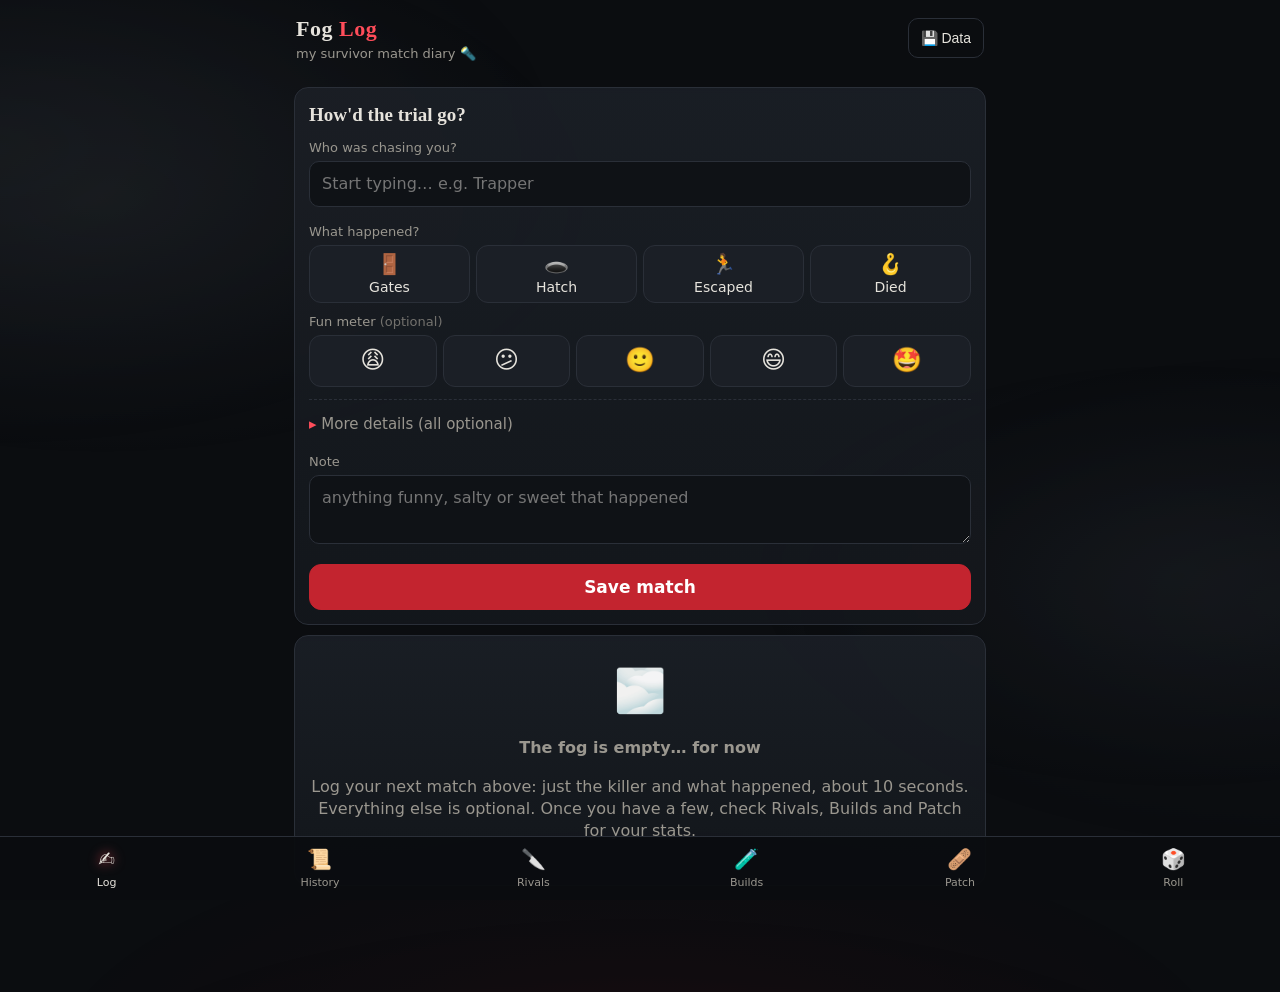
<file: index.html>
<!DOCTYPE html>
<html lang="en">
<head>
<meta charset="utf-8">
<meta name="viewport" content="width=device-width, initial-scale=1, viewport-fit=cover">
<meta name="theme-color" content="#0b0d10">
<title>Fog Log · my DbD matches</title>
<style>
:root{--bg:#0b0d10;--panel:#14171c;--panel2:#1b1f26;--line:#2a2f38;--txt:#e6e3dc;--dim:#9a978f;--red:#c3242f;--red2:#ff4d5a;--good:#4fbf7a;--warn:#e0a83a;--r:14px}
*{box-sizing:border-box}
html,body{margin:0;background:var(--bg);color:var(--txt);font:16px/1.4 system-ui,-apple-system,"Segoe UI",Roboto,sans-serif;-webkit-tap-highlight-color:transparent}
body{min-height:100vh;padding-bottom:calc(76px + env(safe-area-inset-bottom))}
.fog{position:fixed;inset:-20%;pointer-events:none;z-index:0;opacity:.55;
 background:radial-gradient(40% 30% at 20% 30%,rgba(140,150,165,.14),transparent 70%),radial-gradient(35% 25% at 80% 60%,rgba(120,130,145,.12),transparent 70%),radial-gradient(50% 30% at 50% 100%,rgba(195,36,47,.10),transparent 70%);
 animation:drift 28s ease-in-out infinite alternate}
.fog.b{animation-duration:41s;animation-direction:alternate-reverse;opacity:.35;transform:scale(1.2)}
@keyframes drift{from{transform:translate(-4%,-2%)}to{transform:translate(4%,3%)}}
@media (prefers-reduced-motion:reduce){.fog{animation:none}}
header,main,nav{position:relative;z-index:1}
header{display:flex;align-items:center;justify-content:space-between;padding:14px 16px 6px;max-width:720px;margin:0 auto}
h1{font-size:22px;margin:0;letter-spacing:.5px;font-family:Georgia,"Times New Roman",serif}
h1 span{color:var(--red2)}
.sub{color:var(--dim);font-size:13px;margin:0}
main{max-width:720px;margin:0 auto;padding:8px 14px 20px}
h2{font-family:Georgia,serif;font-size:19px;margin:18px 0 8px}
h3{font-size:15px;margin:16px 0 6px;color:var(--dim);text-transform:uppercase;letter-spacing:1px}
.card{background:linear-gradient(180deg,rgba(27,31,38,.92),rgba(20,23,28,.92));border:1px solid var(--line);border-radius:var(--r);padding:14px;margin:10px 0;backdrop-filter:blur(3px)}
label{display:block;font-size:13px;color:var(--dim);margin:10px 0 4px}
input,select,textarea{width:100%;font:inherit;color:var(--txt);background:#0f1216;border:1px solid var(--line);border-radius:10px;padding:11px 12px;min-height:44px}
input:focus,select:focus,textarea:focus{outline:2px solid var(--red);border-color:transparent}
textarea{min-height:64px;resize:vertical}
.row{display:flex;gap:8px}.row>*{flex:1}
.chips{display:flex;flex-wrap:wrap;gap:6px;margin-top:6px}
.chip{background:var(--panel2);border:1px solid var(--line);color:var(--txt);border-radius:999px;padding:6px 11px;font-size:13px;cursor:pointer}
.seg{display:grid;grid-template-columns:repeat(4,1fr);gap:6px}
.seg.n4{grid-template-columns:repeat(4,1fr)}.seg.n5{grid-template-columns:repeat(5,1fr)}
.seg button{min-height:52px;border-radius:12px;border:1px solid var(--line);background:var(--panel2);color:var(--txt);font:inherit;font-size:14px;cursor:pointer;padding:4px}
.seg button .e{display:block;font-size:20px}
.seg button.on{border-color:var(--red2);background:rgba(195,36,47,.25);box-shadow:0 0 0 1px var(--red2) inset}
.seg.fun button{font-size:24px}
.btn{display:inline-flex;align-items:center;justify-content:center;gap:6px;min-height:46px;padding:10px 16px;border-radius:12px;border:1px solid var(--line);background:var(--panel2);color:var(--txt);font:inherit;cursor:pointer;text-decoration:none}
.btn.primary{background:var(--red);border-color:var(--red);color:#fff;font-weight:600;width:100%;font-size:17px;margin-top:14px}
.btn.small{min-height:34px;padding:6px 10px;font-size:13px}
.btn.danger{color:var(--red2)}
details{margin-top:12px;border-top:1px dashed var(--line);padding-top:6px}
summary{cursor:pointer;color:var(--dim);padding:8px 0;list-style:none;font-size:15px}
summary::-webkit-details-marker{display:none}
summary::before{content:"▸ ";color:var(--red2)}details[open] summary::before{content:"▾ "}
nav{position:fixed;left:0;right:0;bottom:0;background:rgba(11,13,16,.96);border-top:1px solid var(--line);display:grid;grid-template-columns:repeat(6,1fr);padding-bottom:env(safe-area-inset-bottom);z-index:5}
nav button{background:none;border:0;color:var(--dim);font:inherit;font-size:11px;padding:8px 0 10px;cursor:pointer}
nav button .e{display:block;font-size:20px;margin-bottom:2px}
nav button.on{color:var(--txt)}nav button.on .e{filter:drop-shadow(0 0 6px var(--red2))}
.hidden{display:none!important}
.empty{text-align:center;color:var(--dim);padding:26px 10px}
.empty .big{font-size:42px}
table{width:100%;border-collapse:collapse;font-size:14px}
th,td{text-align:left;padding:8px 6px;border-bottom:1px solid var(--line);vertical-align:top}
th{color:var(--dim);font-weight:500;font-size:12px;text-transform:uppercase;letter-spacing:.5px}
td.n,th.n{text-align:right;white-space:nowrap}
tr.low td{opacity:.45}
.tablewrap{overflow-x:auto}
.bar{height:6px;background:#262a31;border-radius:3px;overflow:hidden;margin-top:4px;min-width:50px}.bar i{display:block;height:100%;background:var(--good)}
.match{display:flex;gap:10px;align-items:flex-start;padding:10px 0;border-bottom:1px solid var(--line)}
.match:last-child{border-bottom:0}
.badge{font-size:12px;border-radius:999px;padding:2px 8px;border:1px solid var(--line);white-space:nowrap}
.badge.esc{color:var(--good);border-color:rgba(79,191,122,.5)}.badge.die{color:var(--red2);border-color:rgba(255,77,90,.5)}
.meta{color:var(--dim);font-size:13px}
.grow{flex:1;min-width:0}
.toast{position:fixed;left:50%;bottom:calc(90px + env(safe-area-inset-bottom));transform:translateX(-50%);background:#22262e;border:1px solid var(--line);padding:10px 16px;border-radius:12px;z-index:9;opacity:0;transition:opacity .25s;pointer-events:none;max-width:90vw;text-align:center}
.toast.show{opacity:1}
.stat{display:grid;grid-template-columns:repeat(3,1fr);gap:8px;text-align:center}
.stat div{background:var(--panel2);border-radius:12px;padding:10px 4px}
.stat b{display:block;font-size:22px}
.stat span{font-size:12px;color:var(--dim)}
.up{color:var(--good)}.down{color:var(--red2)}
.hint{font-size:13px;color:var(--dim);margin:6px 0}
.gear{background:none;border:1px solid var(--line);color:var(--txt);border-radius:10px;min-height:40px;padding:0 12px;font-size:14px;cursor:pointer}
.chip.on{border-color:var(--red2);background:rgba(195,36,47,.25);box-shadow:0 0 0 1px var(--red2) inset}
.perkcard{display:flex;gap:10px;align-items:flex-start;padding:12px 0;border-bottom:1px solid var(--line)}
.perkcard:last-child{border-bottom:0}
.perkcard .num{font-family:Georgia,serif;font-size:22px;color:var(--red2);width:22px;text-align:center}
.perkcard.locked .num{color:var(--warn)}
.perkcard b{font-size:17px}
.lockbtn{min-width:44px;min-height:44px;border-radius:12px;border:1px solid var(--line);background:var(--panel2);font-size:20px;cursor:pointer;color:var(--txt)}
.perkcard.locked .lockbtn{border-color:var(--warn);background:rgba(224,168,58,.18)}
.tag{font-size:11px;color:var(--dim);border:1px solid var(--line);border-radius:999px;padding:1px 6px;margin-right:4px;white-space:nowrap}
.ownlist{max-height:320px;overflow:auto;margin-top:8px;border:1px solid var(--line);border-radius:10px}
.ownrow{border-bottom:1px solid var(--line)}
.ownrow .orow{display:flex;align-items:center;gap:10px;padding:4px 10px}
.ownname{flex:1;text-align:left;background:none;border:0;color:var(--txt);font:inherit;font-size:14px;padding:8px 0;cursor:pointer;min-height:40px}
.ownname::after{content:" ▸";color:var(--red2)}.ownrow.open .ownname::after{content:" ▾"}
.owntip{padding:0 12px 12px 40px;font-size:14px;display:none}.ownrow.open .owntip{display:block}
details.tip{margin-top:6px;border-top:0;padding-top:0}
details.tip summary{padding:6px 0;font-size:14px;color:var(--warn)}
details.tip summary::before{content:"💡 ";color:inherit}details.tip[open] summary::before{content:"💡 "}
.tiptext{background:rgba(224,168,58,.08);border-left:3px solid var(--warn);border-radius:8px;padding:8px 10px;font-size:14.5px;line-height:1.45}
.plan{border-color:rgba(224,168,58,.45)}
.plan h3{color:var(--warn)}
.plan .pitem{padding:10px 0;border-bottom:1px solid var(--line)}.plan .pitem:last-of-type{border-bottom:0}
.plan .pitem b{font-size:16px}
.gloss{font-size:13px;color:var(--dim);margin-top:8px}.gloss b{color:var(--txt);font-weight:600}
.ownlist input{width:20px;height:20px;min-height:0;accent-color:var(--red)}
@keyframes shake{0%,100%{transform:none}25%{transform:rotate(-8deg)}75%{transform:rotate(8deg)}}
.rolling{animation:shake .3s}
</style>
</head>
<body>
<div class="fog"></div><div class="fog b"></div>
<header>
 <div><h1>Fog <span>Log</span></h1><p class="sub">my survivor match diary 🔦</p></div>
 <button class="gear" id="gearBtn" aria-label="Backup and data">💾 Data</button>
</header>
<main>

<!-- LOG -->
<section id="v-log">
 <form id="logForm" class="card" autocomplete="off">
  <h2 id="formTitle" style="margin-top:0">How'd the trial go?</h2>
  <label for="f-killer">Who was chasing you?</label>
  <input id="f-killer" list="dl-killers" placeholder="Start typing… e.g. Trapper" required>
  <div class="chips" id="recentKillers"></div>

  <label>What happened?</label>
  <div class="seg n4" id="f-result">
   <button type="button" data-v="gates"><span class="e">🚪</span>Gates</button>
   <button type="button" data-v="hatch"><span class="e">🕳️</span>Hatch</button>
   <button type="button" data-v="escaped"><span class="e">🏃</span>Escaped</button>
   <button type="button" data-v="died"><span class="e">🪝</span>Died</button>
  </div>

  <label>Fun meter <span style="opacity:.7">(optional)</span></label>
  <div class="seg n5 fun" id="f-fun">
   <button type="button" data-v="1" title="1 – miserable">😩</button>
   <button type="button" data-v="2" title="2 – meh">😕</button>
   <button type="button" data-v="3" title="3 – fine">🙂</button>
   <button type="button" data-v="4" title="4 – fun">😄</button>
   <button type="button" data-v="5" title="5 – peak">🤩</button>
  </div>

  <details id="moreDetails">
   <summary>More details (all optional)</summary>
   <label for="f-build">Build name / theme</label>
   <input id="f-build" list="dl-builds" placeholder="e.g. all-flashlight clown build">
   <label>My 4 perks</label>
   <div class="row"><input id="f-p1" list="dl-perks" placeholder="Perk 1"><input id="f-p2" list="dl-perks" placeholder="Perk 2"></div>
   <div class="row" style="margin-top:8px"><input id="f-p3" list="dl-perks" placeholder="Perk 3"><input id="f-p4" list="dl-perks" placeholder="Perk 4"></div>
   <div class="chips"><button type="button" class="chip" id="lastPerksBtn">↺ same perks as last match</button></div>
   <div class="row">
    <div><label for="f-surv">I played as</label><input id="f-surv" list="dl-survs" placeholder="Survivor"></div>
    <div><label for="f-mates">Teammates escaped</label>
     <select id="f-mates"><option value="">–</option><option>0</option><option>1</option><option>2</option><option>3</option></select></div>
   </div>
   <label for="f-map">Map</label>
   <select id="f-map"><option value="">– not sure / skip –</option></select>
   <label for="f-kname">Killer player's name</label>
   <input id="f-kname" list="dl-knames" placeholder="their in-game name">
   <label for="f-date">Date</label>
   <input id="f-date" type="date">
  </details>
  <label for="f-note">Note</label>
  <textarea id="f-note" placeholder="anything funny, salty or sweet that happened"></textarea>
  <button class="btn primary" type="submit" id="saveBtn">Save match</button>
  <button class="btn hidden" type="button" id="cancelEdit" style="width:100%;margin-top:8px">Cancel edit</button>
 </form>
 <div id="logSummary"></div>
</section>

<!-- HISTORY -->
<section id="v-history" class="hidden">
 <h2>Match history</h2>
 <input id="histSearch" placeholder="🔍 filter by killer, perk, note, build…">
 <div class="card" id="histList"></div>
</section>

<!-- RIVALS -->
<section id="v-rivals" class="hidden">
 <h2>Rivals</h2>
 <div id="rivalsOut"></div>
</section>

<!-- BUILDS -->
<section id="v-builds" class="hidden">
 <h2>Builds &amp; perks</h2>
 <div class="card"><label for="minSample" style="margin-top:0">Minimum matches before a stat counts</label>
  <input id="minSample" type="number" min="1" max="100" value="5" inputmode="numeric">
  <p class="hint">Rows below this are faded: a 100% escape rate from 1 match is just luck 🍀</p></div>
 <div id="buildsOut"></div>
</section>

<!-- PATCH -->
<section id="v-patch" class="hidden">
 <h2>Patch report</h2>
 <div class="card"><label for="patchDate" style="margin-top:0">Patch went live on</label>
  <input id="patchDate" type="date">
  <label for="patchName">Patch name (optional)</label>
  <input id="patchName" placeholder="e.g. 10.2.0">
  <p class="hint">Matches on or after this date count as "after".</p></div>
 <div id="patchOut"></div>
</section>

<!-- ROLL -->
<section id="v-roll" class="hidden">
 <h2>Roll a build 🎲</h2>
 <div class="card">
  <label style="margin-top:0">What's the vibe? (optional, pick one or more)</label>
  <div class="chips" id="moodChips"></div>
  <button class="btn primary" id="rollBtn" type="button"><span id="rollDie">🎲</span> Roll 4 perks</button>
  <p class="hint" id="poolInfo"></p>
 </div>
 <div id="rollOut"></div>
 <div class="card">
  <details id="ownDetails" style="margin-top:0;border-top:0;padding-top:0">
   <summary>Perks I own (<span id="ownCount"></span>)</summary>
   <p class="hint">Untick perks you haven't unlocked so the dice never hand you one. Everything starts ticked. Tap a perk's name to read how to use it 💡</p>
   <input id="ownSearch" placeholder="🔍 find a perk or survivor">
   <div class="row" style="margin-top:8px"><button class="btn small" type="button" id="ownAll">Tick all</button><button class="btn small" type="button" id="ownNone">Untick all shown</button></div>
   <div class="ownlist" id="ownList"></div>
  </details>
 </div>
</section>

<!-- DATA -->
<section id="v-data" class="hidden">
 <h2>Backup &amp; data</h2>
 <div class="card">
  <p class="hint" style="margin-top:0">Your matches live only in this browser on this device. Back up now and then, especially before clearing browser data or switching phones.</p>
  <h3>Spreadsheet (CSV)</h3>
  <div class="row"><button class="btn" id="csvExport">⬇️ Export CSV</button><button class="btn" id="csvImportBtn">⬆️ Import CSV</button></div>
  <p class="hint">Import adds matches; ones already here (same id) are skipped.</p>
  <h3>Full backup (JSON)</h3>
  <div class="row"><button class="btn" id="jsonExport">⬇️ Backup</button><button class="btn" id="jsonImportBtn">⬆️ Restore</button></div>
  <p class="hint">Restore replaces everything here with the backup file.</p>
  <h3>Danger zone</h3>
  <button class="btn danger" id="wipeBtn">🗑️ Delete all matches</button>
  <input type="file" id="csvFile" accept=".csv,text/csv" class="hidden">
  <input type="file" id="jsonFile" accept=".json,application/json" class="hidden">
 </div>
 <p class="hint">Killer, survivor, perk &amp; map lists from the dbd.tricky.lol API (Oct 2026: 44 killers, 176 survivor perks). New killer not listed yet? Just type the name, it still works. Fan-made, not affiliated with Behaviour Interactive.</p>
</section>
</main>

<nav id="nav">
 <button data-v="log" class="on"><span class="e">✍️</span>Log</button>
 <button data-v="history"><span class="e">📜</span>History</button>
 <button data-v="rivals"><span class="e">🔪</span>Rivals</button>
 <button data-v="builds"><span class="e">🧪</span>Builds</button>
 <button data-v="patch"><span class="e">🩹</span>Patch</button>
 <button data-v="roll"><span class="e">🎲</span>Roll</button>
</nav>
<div class="toast" id="toast"></div>
<datalist id="dl-killers"></datalist><datalist id="dl-perks"></datalist><datalist id="dl-survs"></datalist>
<datalist id="dl-knames"></datalist><datalist id="dl-builds"></datalist>

<script>
"use strict";
const DATA = {"killers": ["The Trapper", "The Wraith", "The Hillbilly", "The Nurse", "The Hag", "The Shape", "The Doctor", "The Huntress", "The Cannibal", "The Nightmare", "The Pig", "The Clown", "The Spirit", "The Legion", "The Plague", "The Ghost Face", "The Demogorgon", "The Oni", "The Deathslinger", "The Executioner", "The Blight", "The Twins", "The Trickster", "The Nemesis", "The Cenobite", "The Artist", "The Onryō", "The Dredge", "The Mastermind", "The Knight", "The Skull Merchant", "The Singularity", "The Xenomorph", "The Good Guy", "The Unknown", "The Lich", "The Dark Lord", "The Houndmaster", "The Ghoul", "The Animatronic", "The Krasue", "The First", "The Slasher", "The Judgment"], "survivors": ["Ace Visconti", "Ada Wong", "Adam Francis", "Aestri Yazar", "Alan Wake", "Ashley J. Williams", "Aurora Stardotter", "Cheryl Mason", "Claudette Morel", "David King", "Detective Tapp", "Dustin Henderson", "Dwight Fairfield", "Eleven", "Ellen Ripley", "Felix Richter", "Feng Min", "Gabriel Soma", "Haddie Kaur", "Jake Park", "Jane Romero", "Jeff Johansen", "Jill Valentine", "Jonah Vasquez", "Kate Denson", "Kwon Tae-young", "Lara Croft", "Laurie Strode", "Lee Yun-jin", "Leon S. Kennedy", "Meg Thomas", "Michonne Grimes", "Mikaela Reid", "Nancy Wheeler", "Nea Karlsson", "Nicolas Cage", "Orela Rose", "Quentin Smith", "Rebecca Chambers", "Renato Lyra", "Rick Grimes", "Sable Ward", "Shane Wiigwaas", "Steve Harrington", "Taurie Cain", "Thalita Lyra", "Trevor Belmont", "Vee Boonyasak", "Vittorio Toscano", "William \"Bill\" Overbeck", "Yoichi Asakawa", "Yui Kimura", "Zarina Kassir", "Élodie Rakoto"], "perks": [["A Place For Us", "Kwon Tae-young"], ["Ace in the Hole", "Ace Visconti"], ["Adrenaline", "Meg Thomas"], ["Aftercare", "Jeff Johansen"], ["Alert", "Feng Min"], ["Any Means Necessary", "Yui Kimura"], ["Apocalyptic Ingenuity", "Rick Grimes"], ["Appraisal", "Élodie Rakoto"], ["Autodidact", "Adam Francis"], ["Babysitter", "Steve Harrington"], ["Background Player", "Renato Lyra"], ["Bada Bada Boom", "Dustin Henderson"], ["Balanced Landing", "Nea Karlsson"], ["Bardic Inspiration", "Aestri Yazar"], ["Better Than New", "Rebecca Chambers"], ["Better Together", "Nancy Wheeler"], ["Bite the Bullet", "Leon S. Kennedy"], ["Blast Mine", "Jill Valentine"], ["Blood Pact", "Cheryl Mason"], ["Blood Rush", "Renato Lyra"], ["Boil Over", "Kate Denson"], ["Bond", "Dwight Fairfield"], ["Boon: Circle of Healing", "Mikaela Reid"], ["Boon: Dark Theory", "Yoichi Asakawa"], ["Boon: Exponential", "Jonah Vasquez"], ["Boon: Illumination", "Alan Wake"], ["Boon: Shadow Step", "Mikaela Reid"], ["Boon: Steadfast", "Aurora Stardotter"], ["Borrowed Time", "William \"Bill\" Overbeck"], ["Botany Knowledge", "Claudette Morel"], ["Breakdown", "Jeff Johansen"], ["Breakout", "Yui Kimura"], ["Buckle Up", "Ashley J. Williams"], ["Built to Last", "Felix Richter"], ["Calm Spirit", "Jake Park"], ["Camaraderie", "Steve Harrington"], ["Champion of Light", "Alan Wake"], ["Change of Plan", "Dustin Henderson"], ["Chemical Trap", "Ellen Ripley"], ["Clairvoyance", "Mikaela Reid"], ["Clean Break", "Taurie Cain"], ["Come and Get Me!", "Rick Grimes"], ["Conviction", "Michonne Grimes"], ["Corrective Action", "Jonah Vasquez"], ["Counterforce", "Jill Valentine"], ["Cross-Examination", "Shane Wiigwaas"], ["Cut Loose", "Thalita Lyra"], ["Dance With Me", "Kate Denson"], ["Dark Sense", "General"], ["Dead Hard", "David King"], ["Deadline", "Alan Wake"], ["Deception", "Élodie Rakoto"], ["Decisive Strike", "Laurie Strode"], ["Deja Vu", "General"], ["Deliverance", "Adam Francis"], ["Desperate Measures", "Felix Richter"], ["Detective's Hunch", "Detective Tapp"], ["Distortion", "Jeff Johansen"], ["Diversion", "Adam Francis"], ["Do No Harm", "Orela Rose"], ["Dramaturgy", "Nicolas Cage"], ["Duty of Care", "Orela Rose"], ["Empathic Connection", "Yoichi Asakawa"], ["Empathy", "Claudette Morel"], ["Extrasensory Perception", "Eleven"], ["Exultation", "Trevor Belmont"], ["Eyes of Belmont", "Trevor Belmont"], ["Fast Track", "Lee Yun-jin"], ["Finesse", "Lara Croft"], ["Five Moves Ahead", "Kwon Tae-young"], ["Fixated", "Nancy Wheeler"], ["Flashbang", "Leon S. Kennedy"], ["Flip-Flop", "Ashley J. Williams"], ["Flow State", "Kwon Tae-young"], ["Fogwise", "Vittorio Toscano"], ["For the People", "Zarina Kassir"], ["Friendly Competition", "Thalita Lyra"], ["Fruits of Your Labor", "Aurora Stardotter"], ["Ghost Notes", "Vee Boonyasak"], ["Hardened", "Lara Croft"], ["Head On", "Jane Romero"], ["Hope", "General"], ["Hyperfocus", "Rebecca Chambers"], ["Inner Focus", "Haddie Kaur"], ["Inner Strength", "Nancy Wheeler"], ["Invocation: Treacherous Crows", "Taurie Cain"], ["Invocation: Weaving Spiders", "Sable Ward"], ["Iron Will", "Jake Park"], ["Kindred", "General"], ["Last Stand", "Michonne Grimes"], ["Leader", "Dwight Fairfield"], ["Left Behind", "William \"Bill\" Overbeck"], ["Lend a Hand", "Shane Wiigwaas"], ["Light-footed", "Ellen Ripley"], ["Lightweight", "General"], ["Lithe", "Feng Min"], ["Low Profile", "Ada Wong"], ["Lucky Break", "Yui Kimura"], ["Lucky Star", "Ellen Ripley"], ["Made for This", "Gabriel Soma"], ["Mettle of Man", "Ashley J. Williams"], ["Mirrored Illusion", "Aestri Yazar"], ["Moment of Glory", "Trevor Belmont"], ["No Mither", "David King"], ["No One Left Behind", "General"], ["Object of Obsession", "Laurie Strode"], ["Off the Record", "Zarina Kassir"], ["ONE-TWO-THREE-FOUR!", "Vee Boonyasak"], ["Open-Handed", "Ace Visconti"], ["Overcome", "Jonah Vasquez"], ["Overzealous", "Haddie Kaur"], ["Parental Guidance", "Yoichi Asakawa"], ["Pharmacy", "Quentin Smith"], ["Plot Twist", "Nicolas Cage"], ["Plunderer's Instinct", "General"], ["Poised", "Jane Romero"], ["Potential Energy", "Vittorio Toscano"], ["Power Struggle", "Élodie Rakoto"], ["Premonition", "General"], ["Prove Thyself", "Dwight Fairfield"], ["Quick & Quiet", "Meg Thomas"], ["Quick Gambit", "Vittorio Toscano"], ["Rapid Response", "Orela Rose"], ["Reactive Healing", "Ada Wong"], ["Reassurance", "Rebecca Chambers"], ["Red Herring", "Zarina Kassir"], ["Repressed Alliance", "Cheryl Mason"], ["Residual Manifest", "Haddie Kaur"], ["Resilience", "General"], ["Resurgence", "Jill Valentine"], ["Road Life", "Vee Boonyasak"], ["Rookie Spirit", "Leon S. Kennedy"], ["Saboteur", "Jake Park"], ["Salvation's Cry", "Aurora Stardotter"], ["Scavenger", "Gabriel Soma"], ["Scene Partner", "Nicolas Cage"], ["Second Wind", "Steve Harrington"], ["Self-Care", "Claudette Morel"], ["Self-Preservation", "Lee Yun-jin"], ["Shoulder the Burden", "Taurie Cain"], ["Slippery Meat", "General"], ["Small Game", "General"], ["Smash Hit", "Lee Yun-jin"], ["Sole Survivor", "Laurie Strode"], ["Solidarity", "Jane Romero"], ["Soul Guard", "Cheryl Mason"], ["Specialist", "Lara Croft"], ["Spine Chill", "General"], ["Sprint Burst", "Meg Thomas"], ["Stake Out", "Detective Tapp"], ["Still Sight", "Aestri Yazar"], ["Streetwise", "Nea Karlsson"], ["Strength in Shadows", "Sable Ward"], ["Teamwork: Collective Stealth", "Renato Lyra"], ["Teamwork: Full Circuit", "Dustin Henderson"], ["Teamwork: Power of Two", "Thalita Lyra"], ["Teamwork: Soft-Spoken", "Eleven"], ["Teamwork: Throw Down", "Michonne Grimes"], ["Teamwork: Toughen Up", "Rick Grimes"], ["Technician", "Feng Min"], ["Tenacity", "Detective Tapp"], ["This Is Not Happening", "General"], ["Troubleshooter", "Gabriel Soma"], ["Unbreakable", "William \"Bill\" Overbeck"], ["Up the Ante", "Ace Visconti"], ["Urban Evasion", "Nea Karlsson"], ["Vigil", "Quentin Smith"], ["Visionary", "Felix Richter"], ["Wake Up!", "Quentin Smith"], ["We See You", "Eleven"], ["We'll make it", "General"], ["We're Gonna Live Forever", "David King"], ["Wicked", "Sable Ward"], ["Wide Open Throttle", "Shane Wiigwaas"], ["Windows of Opportunity", "Kate Denson"], ["Wiretap", "Ada Wong"]], "maps": [["Azarov’s Resting Place", "Autohaven Wreckers"], ["Blood Lodge", "Autohaven Wreckers"], ["Gas Heaven", "Autohaven Wreckers"], ["Wreckers' Yard", "Autohaven Wreckers"], ["Wretched Shop", "Autohaven Wreckers"], ["Grim Pantry", "Backwater Swamp"], ["The Pale Rose", "Backwater Swamp"], ["Fractured Cowshed", "Coldwind Farm"], ["Rancid Abattoir", "Coldwind Farm"], ["Rotten Fields", "Coldwind Farm"], ["The Thompson House", "Coldwind Farm"], ["Torment Creek", "Coldwind Farm"], ["Disturbed Ward", "Crotus Prenn Asylum"], ["Father Campbell's Chapel", "Crotus Prenn Asylum"], ["Nostromo Wreckage", "Dvarka Deepwood"], ["Toba Landing", "Dvarka Deepwood"], ["Dead Sands", "Forsaken Boneyard"], ["Eyrie of Crows", "Forsaken Boneyard"], ["The Game", "Gideon Meat Plant"], ["Dead Dawg Saloon", "Grave of Glenvale"], ["Lampkin Lane", "Haddonfield"], ["The Underground Complex", "Hawkins National Laboratory"], ["Treatment Theater", "Léry's Memorial Institute"], ["Mount Ormond Resort", "Ormond"], ["Ormond Lake Mine", "Ormond"], ["Raccoon City Police Station East Wing", "Raccoon City"], ["Raccoon City Police Station West Wing", "Raccoon City"], ["Mother's Dwelling", "Red Forest"], ["The Temple of Purgation", "Red Forest"], ["Midwich Elementary School", "Silent Hill"], ["Trickster's Delusion", "Sleepless District"], ["Badham Preschool I", "Springwood"], ["Badham Preschool II", "Springwood"], ["Badham Preschool III", "Springwood"], ["Badham Preschool IV", "Springwood"], ["Badham Preschool V", "Springwood"], ["Forgotten Ruins", "The Decimated Borgo"], ["The Shattered Square", "The Decimated Borgo"], ["Coal Tower", "The MacMillan Estate"], ["Groaning Storehouse", "The MacMillan Estate"], ["Ironworks of Misery", "The MacMillan Estate"], ["Shelter Woods", "The MacMillan Estate"], ["Suffocation Pit", "The MacMillan Estate"], ["Fallen Refuge", "Withered Isle"], ["Freddy Fazbear's Pizza", "Withered Isle"], ["Garden of Joy", "Withered Isle"], ["Greenville Square", "Withered Isle"], ["Family Residence", "Yamaoka Estate"], ["Sanctum of Wrath", "Yamaoka Estate"]]};
const KEY = "dbdFogLog.v1", META = "dbdFogLog.meta.v1";
const RESULTS = {gates:"🚪 Gates",hatch:"🕳️ Hatch",escaped:"🏃 Escaped",died:"🪝 Died"};
const FUN = ["","😩","😕","🙂","😄","🤩"];
const $ = s => document.querySelector(s);
const esc = s => String(s ?? "").replace(/[&<>"']/g, c => ({"&":"&amp;","<":"&lt;",">":"&gt;",'"':"&quot;","'":"&#39;"}[c]));
const isEsc = r => r === "gates" || r === "hatch" || r === "escaped";
const pct = (a,b) => b ? Math.round(100*a/b) + "%" : "–";
const today = () => { const d = new Date(); return new Date(d - d.getTimezoneOffset()*60000).toISOString().slice(0,10); };
const uid = () => Date.now().toString(36) + Math.random().toString(36).slice(2,7);
const norm = s => String(s||"").trim().toLowerCase();

let matches = [], meta = {};
function load(){
 try { matches = JSON.parse(localStorage.getItem(KEY)) || []; } catch(e){ matches = []; }
 try { meta = JSON.parse(localStorage.getItem(META)) || {}; } catch(e){ meta = {}; }
 if(!Array.isArray(matches)) matches = [];
 meta.rivalNotes = meta.rivalNotes || {};
}
function save(){ localStorage.setItem(KEY, JSON.stringify(matches)); localStorage.setItem(META, JSON.stringify(meta)); }
function toast(t){ const el=$("#toast"); el.textContent=t; el.classList.add("show"); clearTimeout(toast.t); toast.t=setTimeout(()=>el.classList.remove("show"),2200); }
const sorted = () => [...matches].sort((a,b)=> (b.date||"").localeCompare(a.date||"") || (b.created||0)-(a.created||0));

// ---------- static lists ----------
function fillLists(){
 $("#dl-killers").innerHTML = DATA.killers.map(k=>`<option value="${esc(k)}">`).join("");
 $("#dl-perks").innerHTML = DATA.perks.map(([p,o])=>`<option value="${esc(p)}">${esc(o)}</option>`).join("");
 $("#dl-survs").innerHTML = DATA.survivors.map(s=>`<option value="${esc(s)}">`).join("");
 let html = '<option value="">– not sure / skip –</option>', realm = null;
 for(const [m,r] of DATA.maps){ if(r!==realm){ if(realm!==null) html+="</optgroup>"; html+=`<optgroup label="${esc(r||"Other")}">`; realm=r; } html+=`<option>${esc(m)}</option>`; }
 $("#f-map").innerHTML = html + "</optgroup>";
}
function fillDynamicLists(){
 const names = [...new Set(matches.map(m=>m.killerName).filter(Boolean))];
 $("#dl-knames").innerHTML = names.map(n=>`<option value="${esc(n)}">`).join("");
 const builds = [...new Set(matches.map(m=>m.build).filter(Boolean))];
 $("#dl-builds").innerHTML = builds.map(n=>`<option value="${esc(n)}">`).join("");
 const recent = [...new Set(sorted().map(m=>m.killer))].slice(0,6);
 $("#recentKillers").innerHTML = recent.map(k=>`<button type="button" class="chip" data-k="${esc(k)}">${esc(k)}</button>`).join("");
}
// match typed text to canonical name (case-insensitive), else keep as typed
function canon(v, list){ const n=norm(v); if(!n) return ""; const hit=list.find(x=>norm(x)===n); return hit || String(v).trim(); }
const PERKNAMES = DATA.perks.map(p=>p[0]);

// ---------- form ----------
let editingId = null;
function segVal(id){ const b=document.querySelector(`#${id} button.on`); return b ? b.dataset.v : ""; }
function setSeg(id,v){ document.querySelectorAll(`#${id} button`).forEach(b=>b.classList.toggle("on", b.dataset.v===String(v))); }
document.querySelectorAll(".seg").forEach(seg=>seg.addEventListener("click",e=>{
 const b=e.target.closest("button"); if(!b) return;
 const was=b.classList.contains("on");
 seg.querySelectorAll("button").forEach(x=>x.classList.remove("on"));
 if(!(was && seg.id==="f-fun")) b.classList.add("on"); // tap fun again to clear
}));
$("#recentKillers").addEventListener("click",e=>{ const b=e.target.closest("[data-k]"); if(b) $("#f-killer").value=b.dataset.k; });
$("#lastPerksBtn").addEventListener("click",()=>{
 const last=sorted().find(m=>(m.perks||[]).some(Boolean));
 if(!last) return toast("No perks logged yet");
 [1,2,3,4].forEach(i=>$("#f-p"+i).value=last.perks[i-1]||"");
 if(!$("#f-build").value && last.build) $("#f-build").value=last.build;
});
function resetForm(){
 $("#logForm").reset(); setSeg("f-result",""); setSeg("f-fun","");
 $("#f-date").value=today(); editingId=null;
 $("#formTitle").textContent="How'd the trial go?"; $("#saveBtn").textContent="Save match";
 $("#cancelEdit").classList.add("hidden"); $("#moreDetails").open=false;
}
function readForm(){
 return {
  date: $("#f-date").value || today(),
  killer: canon($("#f-killer").value, DATA.killers),
  result: segVal("f-result"),
  fun: Number(segVal("f-fun")) || 0,
  build: $("#f-build").value.trim(),
  perks: [1,2,3,4].map(i=>canon($("#f-p"+i).value, PERKNAMES)),
  survivor: canon($("#f-surv").value, DATA.survivors),
  mates: $("#f-mates").value,
  map: $("#f-map").value,
  killerName: $("#f-kname").value.trim(),
  note: $("#f-note").value.trim()
 };
}
$("#logForm").addEventListener("submit",e=>{
 e.preventDefault();
 const m=readForm();
 if(!m.killer){ toast("Pick who chased you 🔪"); $("#f-killer").focus(); return; }
 if(!m.result){ toast("Tap what happened 🚪🕳️🏃🪝"); return; }
 if(editingId){
  const i=matches.findIndex(x=>x.id===editingId);
  if(i>=0) matches[i]={...matches[i],...m};
  toast("Match updated ✏️");
 } else {
  matches.push({id:uid(), created:Date.now(), ...m});
  toast(isEsc(m.result) ? "Escaped! Logged 🎉" : "Logged. Better luck next trial 🪝");
 }
 save(); const wasEdit=!!editingId; resetForm(); renderAll();
 if(wasEdit) show("history");
});
$("#cancelEdit").addEventListener("click",()=>{ resetForm(); show("history"); });
function editMatch(id){
 const m=matches.find(x=>x.id===id); if(!m) return;
 show("log"); editingId=id;
 $("#f-killer").value=m.killer; setSeg("f-result",m.result); setSeg("f-fun",m.fun||"");
 $("#f-build").value=m.build||""; [1,2,3,4].forEach(i=>$("#f-p"+i).value=(m.perks||[])[i-1]||"");
 $("#f-surv").value=m.survivor||""; $("#f-mates").value=m.mates??""; $("#f-map").value=m.map||"";
 $("#f-kname").value=m.killerName||""; $("#f-date").value=m.date||today(); $("#f-note").value=m.note||"";
 $("#moreDetails").open=true; $("#formTitle").textContent="Edit match"; $("#saveBtn").textContent="Save changes";
 $("#cancelEdit").classList.remove("hidden"); window.scrollTo(0,0);
}

// ---------- stats helpers ----------
function group(list, keyFn){
 const g=new Map();
 for(const m of list){ for(const k of [].concat(keyFn(m)).filter(Boolean)){
  const key=norm(k); if(!g.has(key)) g.set(key,{name:k,n:0,e:0,funSum:0,funN:0,items:[]});
  const o=g.get(key); o.n++; if(isEsc(m.result)) o.e++; if(m.fun){o.funSum+=m.fun;o.funN++;} o.items.push(m);
 }}
 return [...g.values()];
}
const avgFun = o => o.funN ? (o.funSum/o.funN) : null;
const funCell = o => { const a=avgFun(o); return a==null ? "–" : `${FUN[Math.round(a)]} ${a.toFixed(1)}`; };
const rateCell = o => `${pct(o.e,o.n)}<div class="bar"><i style="width:${o.n?100*o.e/o.n:0}%"></i></div>`;
function emptyBox(icon, title, text){ return `<div class="card empty"><div class="big">${icon}</div><p><b>${title}</b></p><p>${text}</p></div>`; }

// ---------- renders ----------
function renderSummary(){
 const n=matches.length;
 if(!n){ $("#logSummary").innerHTML=emptyBox("🌫️","The fog is empty… for now","Log your next match above: just the killer and what happened, about 10 seconds. Everything else is optional. Once you have a few, check Rivals, Builds and Patch for your stats."); return; }
 const e=matches.filter(m=>isEsc(m.result)).length;
 const f=matches.filter(m=>m.fun); const fa=f.length? (f.reduce((s,m)=>s+m.fun,0)/f.length):null;
 const t=today(), tm=matches.filter(m=>m.date===t), te=tm.filter(m=>isEsc(m.result)).length;
 $("#logSummary").innerHTML=`<div class="card"><div class="stat">
  <div><b>${n}</b><span>matches</span></div>
  <div><b>${pct(e,n)}</b><span>escape rate</span></div>
  <div><b>${fa==null?"–":FUN[Math.round(fa)]+" "+fa.toFixed(1)}</b><span>avg fun</span></div></div>
  <p class="hint" style="text-align:center;margin-bottom:0">Today: ${tm.length} match${tm.length===1?"":"es"}${tm.length?`, ${te} escape${te===1?"":"s"}`:""}</p></div>`;
}
function renderHistory(){
 if(!matches.length){ $("#histList").innerHTML=`<div class="empty"><div class="big">📜</div><p>No matches yet. Head to <b>Log</b> and add your first one!</p></div>`; return; }
 const q=norm($("#histSearch").value);
 const list=sorted().filter(m=>!q || norm([m.killer,m.killerName,m.build,m.note,m.map,m.survivor,...(m.perks||[]),m.result,m.date].join(" ")).includes(q));
 if(!list.length){ $("#histList").innerHTML=`<div class="empty">Nothing matches "${esc(q)}"</div>`; return; }
 $("#histList").innerHTML=list.map(m=>{
  const extra=[m.survivor&&("as "+m.survivor), m.map, m.mates!==""&&m.mates!=null&&(`${m.mates}/3 mates out`), m.killerName&&("vs "+m.killerName)].filter(Boolean).map(esc).join(" · ");
  const perks=(m.perks||[]).filter(Boolean).map(esc).join(", ");
  return `<div class="match"><div class="grow">
   <div><b>${esc(m.killer)}</b> <span class="badge ${isEsc(m.result)?"esc":"die"}">${RESULTS[m.result]||esc(m.result)}</span> ${m.fun?FUN[m.fun]:""}</div>
   <div class="meta">${esc(m.date)}${extra?" · "+extra:""}</div>
   ${m.build?`<div class="meta">🎭 ${esc(m.build)}</div>`:""}
   ${perks?`<div class="meta">🧩 ${perks}</div>`:""}
   ${m.note?`<div class="meta" style="color:var(--txt)">“${esc(m.note)}”</div>`:""}
  </div><div style="display:flex;flex-direction:column;gap:6px">
   <button class="btn small" data-edit="${esc(m.id)}">Edit</button><button class="btn small danger" data-del="${esc(m.id)}">Delete</button></div></div>`;
 }).join("");
}
$("#histList").addEventListener("click",e=>{
 const ed=e.target.closest("[data-edit]"), de=e.target.closest("[data-del]");
 if(ed) editMatch(ed.dataset.edit);
 if(de && confirm("Delete this match?")){ matches=matches.filter(m=>m.id!==de.dataset.del); save(); renderAll(); toast("Deleted"); }
});
$("#histSearch").addEventListener("input",renderHistory);

function renderRivals(){
 if(!matches.length){ $("#rivalsOut").innerHTML=emptyBox("🔪","No rivals yet","Every killer you log shows up here with how often you've faced them, how often you got out, and how fun they were. Add the killer player's name under <i>More details</i> to track specific people too."); return; }
 const ks=group(matches,m=>m.killer).sort((a,b)=>b.n-a.n);
 let h=`<div class="card"><h3 style="margin-top:0">By killer</h3><div class="tablewrap"><table><tr><th>Killer</th><th class="n">Faced</th><th class="n">Escaped</th><th class="n">Fun</th></tr>`+
  ks.map(o=>`<tr><td>${esc(o.name)}</td><td class="n">${o.n}</td><td class="n">${rateCell(o)}</td><td class="n">${funCell(o)}</td></tr>`).join("")+`</table></div>`;
 const best=ks.filter(o=>o.n>=3).sort((a,b)=>b.e/b.n-a.e/a.n);
 if(best.length>=2) h+=`<p class="hint">😎 You do best vs <b>${esc(best[0].name)}</b>; your nemesis is <b>${esc(best[best.length-1].name)}</b> (min 3 matches).</p>`;
 h+=`</div>`;
 const ps=group(matches.filter(m=>m.killerName),m=>m.killerName).sort((a,b)=>b.n-a.n);
 h+=`<div class="card"><h3 style="margin-top:0">Killer players you've met</h3>`;
 if(!ps.length) h+=`<p class="hint">Add a killer's in-game name under <i>More details</i> when logging, and repeat offenders (or sweethearts) show up here.</p>`;
 else h+=ps.map(o=>{
  const played=[...new Set(o.items.map(m=>m.killer))].map(esc).join(", ");
  const notes=o.items.filter(m=>m.note).slice(-3).map(m=>`<div class="meta">• ${esc(m.date)}: ${esc(m.note)}</div>`).join("");
  const key=norm(o.name);
  return `<div class="match"><div class="grow"><b>${esc(o.name)}</b> <span class="meta">played ${played}</span>
   <div class="meta">Faced ${o.n}× · escaped ${pct(o.e,o.n)} · fun ${funCell(o)}</div>${notes}
   <input class="rnote" data-k="${esc(key)}" placeholder="Your notes on this player (e.g. friendly, tunnels, farms)" value="${esc(meta.rivalNotes[key]||"")}" style="margin-top:6px"></div></div>`;
 }).join("");
 $("#rivalsOut").innerHTML=h+`</div>`;
}
$("#rivalsOut").addEventListener("change",e=>{ const i=e.target.closest(".rnote"); if(i){ meta.rivalNotes[i.dataset.k]=i.value.trim(); save(); toast("Note saved"); } });

function renderBuilds(){
 const min=Math.max(1, Number($("#minSample").value)||5); meta.minSample=min; save();
 if(!matches.length){ $("#buildsOut").innerHTML=emptyBox("🧪","No builds yet","Open <i>More details</i> when logging to add your perks and a build name like “all-flashlight clown build”. You'll see escape rate and fun per perk, per 4-perk combo and per theme."); return; }
 const table=(title,rows,label,showFun)=>{
  if(!rows.length) return `<div class="card"><h3 style="margin-top:0">${title}</h3><p class="hint">Nothing logged here yet.</p></div>`;
  return `<div class="card"><h3 style="margin-top:0">${title}</h3><div class="tablewrap"><table><tr><th>${label}</th><th class="n">Used</th><th class="n">Escaped</th>${showFun?'<th class="n">Fun</th>':""}</tr>`+
   rows.map(o=>`<tr class="${o.n<min?"low":""}"><td>${esc(o.name)}${o.n<min?` <span class="meta">(need ${min-o.n} more)</span>`:""}</td><td class="n">${o.n}</td><td class="n">${rateCell(o)}</td>${showFun?`<td class="n">${funCell(o)}</td>`:""}</tr>`).join("")+`</table></div></div>`;
 };
 const sortRows=r=>r.sort((a,b)=>(b.n>=min)-(a.n>=min) || (b.e/b.n)-(a.e/a.n) || b.n-a.n);
 const themes=sortRows(group(matches,m=>m.build));
 const perks=sortRows(group(matches,m=>(m.perks||[]).filter(Boolean)));
 const full=sortRows(group(matches.filter(m=>(m.perks||[]).filter(Boolean).length===4),m=>[...m.perks].sort((a,b)=>a.localeCompare(b)).join(" + ")));
 const funThemes=themes.filter(o=>o.funN).sort((a,b)=>avgFun(b)-avgFun(a));
 let h="";
 if(funThemes.length) h+=`<p class="hint">🤡 Most fun theme so far: <b>${esc(funThemes[0].name)}</b> (${funCell(funThemes[0])})</p>`;
 h+=table("Build themes",themes,"Theme",true)+table("Each perk",perks,"Perk",true)+table("Full 4-perk builds",full,"Build",true);
 $("#buildsOut").innerHTML=h;
}
$("#minSample").addEventListener("input",renderBuilds);

function renderPatch(){
 const d=$("#patchDate").value; meta.patchDate=d; meta.patchName=$("#patchName").value.trim(); save();
 if(!matches.length){ $("#patchOut").innerHTML=emptyBox("🩹","Nothing to compare yet","Log matches over time, then enter the date a patch dropped to see if it changed your escape rate and fun, killer by killer."); return; }
 if(!d){ $("#patchOut").innerHTML=`<div class="card empty">Pick the patch date above to compare before vs after.</div>`; return; }
 const before=matches.filter(m=>m.date<d), after=matches.filter(m=>m.date>=d);
 const sum=l=>({n:l.length,e:l.filter(m=>isEsc(m.result)).length,funN:l.filter(m=>m.fun).length,funSum:l.reduce((s,m)=>s+(m.fun||0),0)});
 const B=sum(before), A=sum(after);
 const delta=(a,b)=>{ if(!a.n||!b.n) return "–"; const v=Math.round(100*a.e/a.n-100*b.e/b.n); return `<span class="${v>0?"up":v<0?"down":""}">${v>0?"+":""}${v} pts</span>`; };
 let h=`<div class="card"><h3 style="margin-top:0">${esc(meta.patchName||"Patch")} overall</h3><div class="stat">
  <div><b>${pct(B.e,B.n)}</b><span>before (${B.n})</span></div><div><b>${pct(A.e,A.n)}</b><span>after (${A.n})</span></div><div><b>${delta(A,B)}</b><span>change</span></div></div>
  <p class="hint" style="margin-bottom:0">Fun: ${funCell(B)} before → ${funCell(A)} after. Small samples swing a lot, so give it 20+ matches each side before trusting it.</p></div>`;
 const bk=new Map(group(before,m=>m.killer).map(o=>[norm(o.name),o])), ak=new Map(group(after,m=>m.killer).map(o=>[norm(o.name),o]));
 const keys=[...new Set([...bk.keys(),...ak.keys()])];
 const rows=keys.map(k=>({name:(ak.get(k)||bk.get(k)).name,b:bk.get(k)||{n:0,e:0},a:ak.get(k)||{n:0,e:0}})).sort((x,y)=>(y.a.n+y.b.n)-(x.a.n+x.b.n));
 h+=`<div class="card"><h3 style="margin-top:0">By killer</h3><div class="tablewrap"><table><tr><th>Killer</th><th class="n">Before</th><th class="n">After</th><th class="n">Change</th></tr>`+
  rows.map(r=>`<tr><td>${esc(r.name)}</td><td class="n">${pct(r.b.e,r.b.n)} <span class="meta">(${r.b.n})</span></td><td class="n">${pct(r.a.e,r.a.n)} <span class="meta">(${r.a.n})</span></td><td class="n">${delta(r.a,r.b)}</td></tr>`).join("")+`</table></div></div>`;
 $("#patchOut").innerHTML=h;
}
$("#patchDate").addEventListener("change",renderPatch);$("#patchName").addEventListener("input",renderPatch);

function renderAll(){ fillDynamicLists(); renderSummary(); renderHistory(); renderRivals(); renderBuilds(); renderPatch(); }

// ---------- nav ----------
const VIEWS=["log","history","rivals","builds","patch","roll","data"];
function show(v){
 VIEWS.forEach(x=>$("#v-"+x).classList.toggle("hidden",x!==v));
 document.querySelectorAll("#nav button").forEach(b=>b.classList.toggle("on",b.dataset.v===v));
 window.scrollTo(0,0);
}
$("#nav").addEventListener("click",e=>{ const b=e.target.closest("button"); if(b) show(b.dataset.v); });
$("#gearBtn").addEventListener("click",()=>show($("#v-data").classList.contains("hidden")?"data":"log"));

// ---------- CSV / JSON ----------
const COLS=["id","date","killer","result","fun","build","perk1","perk2","perk3","perk4","survivor","teammates_escaped","map","killer_name","note"];
function csvCell(v){ v=String(v??""); if(/^[=+\-@\t\r]/.test(v)) v="'"+v; return /[",\n\r]/.test(v)?`"${v.replace(/"/g,'""')}"`:v; }
function toCSV(){
 return [COLS.join(",")].concat(sorted().map(m=>[m.id,m.date,m.killer,m.result,m.fun||"",m.build,...[0,1,2,3].map(i=>(m.perks||[])[i]||""),m.survivor,m.mates,m.map,m.killerName,m.note].map(csvCell).join(","))).join("\r\n");
}
function parseCSV(text){
 const rows=[]; let row=[], f="", q=false;
 text=text.replace(/^\uFEFF/,"");
 for(let i=0;i<text.length;i++){ const c=text[i];
  if(q){ if(c==='"'){ if(text[i+1]==='"'){f+='"';i++;} else q=false; } else f+=c; }
  else if(c==='"') q=true; else if(c===","){row.push(f);f="";}
  else if(c==="\n"||c==="\r"){ if(c==="\r"&&text[i+1]==="\n") i++; row.push(f); rows.push(row); row=[]; f=""; }
  else f+=c; }
 if(f!==""||row.length){ row.push(f); rows.push(row); }
 return rows.filter(r=>r.some(x=>x.trim()!==""));
}
function download(name, text, type){
 const a=document.createElement("a"); a.href=URL.createObjectURL(new Blob([text],{type})); a.download=name;
 document.body.appendChild(a); a.click(); setTimeout(()=>{URL.revokeObjectURL(a.href);a.remove();},500);
}
const unq=v=>String(v||"").trim().replace(/^'(?=[=+\-@])/,"");
function rowToMatch(o){
 let r=norm(o.result); if(r==="escape"||r==="escaped (gates)") r="gates"; if(r==="dead"||r==="sacrificed"||r==="killed") r="died";
 if(!RESULTS[r]) return null;
 const killer=canon(unq(o.killer),DATA.killers); if(!killer) return null;
 let date=unq(o.date); if(!/^\d{4}-\d{2}-\d{2}$/.test(date)) { const d=new Date(date); date=isNaN(d)?today():new Date(d-d.getTimezoneOffset()*60000).toISOString().slice(0,10); }
 const fun=Math.min(5,Math.max(0,parseInt(o.fun)||0)); const mates=/^[0-3]$/.test(unq(o.teammates_escaped))?unq(o.teammates_escaped):"";
 return {id:unq(o.id)||uid(), created:Date.now(), date, killer, result:r, fun, build:unq(o.build),
  perks:["perk1","perk2","perk3","perk4"].map(k=>canon(unq(o[k]),PERKNAMES)), survivor:canon(unq(o.survivor),DATA.survivors),
  mates, map:unq(o.map), killerName:unq(o.killer_name), note:unq(o.note)};
}
function importCSV(text){
 const rows=parseCSV(text); if(rows.length<2) return toast("That CSV looks empty");
 const head=rows[0].map(h=>norm(h).replace(/\s+/g,"_"));
 if(!head.includes("killer")||!head.includes("result")) return toast("CSV needs at least 'killer' and 'result' columns");
 const ids=new Set(matches.map(m=>m.id)); let added=0, skipped=0, bad=0;
 for(const r of rows.slice(1)){ const o={}; head.forEach((h,i)=>o[h]=r[i]);
  const m=rowToMatch(o); if(!m){bad++;continue;} if(ids.has(m.id)){skipped++;continue;} ids.add(m.id); matches.push(m); added++; }
 save(); renderAll(); toast(`Imported ${added}${skipped?`, skipped ${skipped} duplicate`:""}${bad?`, ${bad} unreadable`:""}`);
}
$("#csvExport").addEventListener("click",()=>{ if(!matches.length) return toast("No matches to export yet"); download(`fog-log-${today()}.csv`,"\uFEFF"+toCSV(),"text/csv"); });
$("#jsonExport").addEventListener("click",()=>download(`fog-log-backup-${today()}.json`,JSON.stringify({app:"fog-log",version:1,exported:new Date().toISOString(),matches,meta},null,1),"application/json"));
$("#csvImportBtn").addEventListener("click",()=>$("#csvFile").click());
$("#jsonImportBtn").addEventListener("click",()=>$("#jsonFile").click());
$("#csvFile").addEventListener("change",async e=>{ const f=e.target.files[0]; if(f) importCSV(await f.text()); e.target.value=""; });
function restoreJSON(text){
 let d; try{ d=JSON.parse(text);}catch(err){ return toast("That's not a valid backup file"); }
 const list=Array.isArray(d)?d:d.matches; if(!Array.isArray(list)) return toast("No matches found in that file");
 const clean=list.map(m=>rowToMatch({...m,perk1:(m.perks||[])[0],perk2:(m.perks||[])[1],perk3:(m.perks||[])[2],perk4:(m.perks||[])[3],teammates_escaped:m.mates,killer_name:m.killerName})).filter(Boolean)
  .map((m,i)=>({...m,created:list[i]&&list[i].created||m.created}));
 if(!confirm(`Replace your ${matches.length} match(es) with ${clean.length} from the backup?`)) return;
 matches=clean; if(d.meta&&typeof d.meta==="object") meta={...d.meta,rivalNotes:d.meta.rivalNotes||{}};
 save(); syncInputs(); renderAll(); initRoll(); toast(`Restored ${clean.length} matches`);
}
$("#jsonFile").addEventListener("change",async e=>{ const f=e.target.files[0]; if(f) restoreJSON(await f.text()); e.target.value=""; });
$("#wipeBtn").addEventListener("click",()=>{ if(matches.length && confirm(`Delete all ${matches.length} matches? Back up first if unsure!`)){ matches=[]; save(); renderAll(); toast("All cleared"); } });

// ---------- ROLL A BUILD ----------
// Mood tags for every survivor perk. Source of truth: data/perk_tags.txt (rebuild with src/build.py).
// Format: "Perk name": ["mood,mood", "one-line description"]
const PERK_TAGS = {
 "A Place For Us": ["support", "While you heal a teammate you both become hard to track (no aura, scratch marks or grunts); you're less likely to be the Obsession."],
 "Ace in the Hole": ["lucky,chaos", "Items from chests come with free add-ons, and you keep add-ons when you escape."],
 "Adrenaline": ["chase,support", "When the last gen pops, you heal one health state and get a speed burst."],
 "Aftercare": ["support", "You and teammates you unhook or heal see each other's auras."],
 "Alert": ["chase", "See the killer's aura whenever they break a pallet/wall or kick a gen."],
 "Any Means Necessary": ["annoy,chase", "Lift dropped pallets back up so you can loop them again."],
 "Apocalyptic Ingenuity": ["annoy,chaos", "After opening a chest, rebuild a broken pallet as a fragile one."],
 "Appraisal": ["lucky", "Rummage empty chests again (and faster) to dig out more items."],
 "Autodidact": ["support", "Your healing skill checks get stronger as you hit more of them."],
 "Babysitter": ["support,hidden", "When you unhook someone, they get a speed boost and leave no tracks for a bit."],
 "Background Player": ["chase,support", "When the killer picks someone up, you get a sprint to go rescue/pallet-save."],
 "Bada Bada Boom": ["annoy,chaos", "Trap a window; when the killer vaults it, it blows up and slows them."],
 "Balanced Landing": ["chase", "Jumping down from a height gives you a speed burst and less stagger."],
 "Bardic Inspiration": ["chaos,gens", "Play your lute and roll a d20 to buff nearby skill checks (or scream)."],
 "Better Than New": ["support", "Teammates you heal get faster at healing, totems and chests."],
 "Better Together": ["gens,support", "Teammates see the gen you're on; you see everyone when someone's downed."],
 "Bite the Bullet": ["support,hidden", "Healing makes no noise and a missed skill check doesn't alert the killer."],
 "Blast Mine": ["annoy,gens", "Trap a gen; when the killer kicks it, it explodes and blinds/stuns them."],
 "Blood Pact": ["support", "Linked with the Obsession: see each other while injured, speed up after heals."],
 "Blood Rush": ["chase,chaos", "After being unhooked, press a button to shake off Exhausted instantly so your sprint perk is ready again."],
 "Boil Over": ["annoy", "Wiggle harder while carried and hide nearby hook auras from the killer."],
 "Bond": ["support", "See nearby teammates' auras."],
 "Boon: Circle of Healing": ["support", "Bless a totem so nearby survivors heal faster (and can find each other)."],
 "Boon: Dark Theory": ["chase", "Bless a totem that gives everyone nearby a small speed boost."],
 "Boon: Exponential": ["support,lucky", "Bless a totem where downed survivors can pick themselves up."],
 "Boon: Illumination": ["gens,lucky", "Bless a totem that shows chests and gens to everyone nearby."],
 "Boon: Shadow Step": ["hidden", "Bless a totem: nearby survivors leave no scratch marks and hide their aura."],
 "Boon: Steadfast": ["gens", "Bless a totem that makes nearby gens repair faster and regress slower."],
 "Borrowed Time": ["support", "Survivors you unhook keep endurance longer, so the killer can't tunnel them."],
 "Botany Knowledge": ["support", "You heal faster."],
 "Breakdown": ["annoy,support", "The hook you're taken off breaks, and you see the killer for a bit."],
 "Breakout": ["support", "Near a carried survivor you're faster and they wiggle faster."],
 "Buckle Up": ["support", "Picking up downed teammates shows the killer's aura and gives them a speed boost."],
 "Built to Last": ["lucky,chaos", "Recharge a used-up item by hiding in a locker."],
 "Calm Spirit": ["hidden", "You don't scream or scare crows; totems and chests are silent and faster."],
 "Camaraderie": ["support", "A teammate coming close pauses your hook timer."],
 "Champion of Light": ["annoy", "Faster while using a flashlight; blinding the killer slows them."],
 "Change of Plan": ["chaos,support", "Turn your toolbox into a med-kit while hiding in a locker."],
 "Chemical Trap": ["annoy", "Trap a dropped pallet; when the killer breaks it, they get slowed."],
 "Clairvoyance": ["lucky,gens", "After a totem, see chests, gates, gens, hooks and the hatch."],
 "Clean Break": ["support", "After healing a teammate, become broken now to auto-heal later."],
 "Come and Get Me!": ["annoy,support,chaos", "After an unhook, scream on purpose to pull the killer to you and hide teammates."],
 "Conviction": ["support", "After healing someone, instantly pick yourself up from the ground for a while."],
 "Corrective Action": ["gens,support", "Turn teammates' missed skill checks into good ones."],
 "Counterforce": ["gens", "Cleanse totems faster and see the next totem."],
 "Cross-Examination": ["chase", "Near the killer (not in chase) you see their light trail; standing on it makes you hard to track."],
 "Cut Loose": ["chase", "Fast vaults during chase become silent for a while."],
 "Dance With Me": ["hidden,chase", "Vaults and locker exits leave no scratch marks for a moment."],
 "Dark Sense": ["chase", "After a gen pops, see the killer, pallets and windows when they come close."],
 "Dead Hard": ["chase", "After unhook, dash to dodge one hit while injured."],
 "Deadline": ["gens", "Random skill checks while injured, but misses cost less."],
 "Deception": ["annoy,hidden,chaos", "Fake a locker entry to send the killer the wrong way."],
 "Decisive Strike": ["annoy", "After being unhooked, stun the killer if they tunnel you and pick you up."],
 "Deja Vu": ["gens", "See the three closest gens and repair them faster."],
 "Deliverance": ["lucky", "After a safe unhook, you can unhook yourself once."],
 "Desperate Measures": ["support", "Heal and unhook faster for every hurt or hooked teammate."],
 "Detective's Hunch": ["gens,lucky", "After a gen pops, see nearby chests, gens and totems."],
 "Distortion": ["hidden", "Block the killer's aura reading and hide your scratch marks."],
 "Diversion": ["annoy,hidden,chaos", "Throw a pebble to make a fake noise somewhere else."],
 "Do No Harm": ["support", "Heal faster the more times your teammate has been hooked."],
 "Dramaturgy": ["chaos,chase", "Quick speed burst, then a random effect: buff, item, or a scream."],
 "Duty of Care": ["support", "Taking a hit for a teammate speeds up everyone nearby."],
 "Empathic Connection": ["support", "Heal others faster; injured teammates can see you."],
 "Empathy": ["support", "See injured teammates' auras."],
 "Extrasensory Perception": ["hidden", "Crouch to scan auras around you."],
 "Exultation": ["annoy,lucky,chaos", "Pallet-stunning the killer upgrades your item."],
 "Eyes of Belmont": ["chase", "See the killer's aura when gens pop, and aura reading lasts longer."],
 "Fast Track": ["gens", "Unhooks bank tokens that add gen progress on great skill checks."],
 "Finesse": ["chase", "Vault faster while healthy."],
 "Five Moves Ahead": ["chase", "See nearby pallets in chase and recover faster after dropping one."],
 "Fixated": ["hidden", "Walk faster and see your own scratch marks."],
 "Flashbang": ["annoy", "Make a flashbang grenade in a locker and blind the killer with it."],
 "Flip-Flop": ["lucky", "Recovery progress while downed turns into wiggle progress when picked up."],
 "Flow State": ["support", "Gens popping makes you faster at totems, healing and unhooking."],
 "Fogwise": ["gens", "Great skill checks on gens show you where the killer is."],
 "For the People": ["support,chaos", "Heal a teammate instantly by taking the hit yourself."],
 "Friendly Competition": ["gens", "Finish a gen with a buddy and you both repair faster after."],
 "Fruits of Your Labor": ["gens", "Finishing gens gives you a speed boost and some healing."],
 "Ghost Notes": ["hidden", "While Exhausted, your scratch marks fade faster and Exhausted wears off sooner."],
 "Hardened": ["chaos", "Your screams become killer-aura reveals instead."],
 "Head On": ["annoy", "Jump out of a locker to stun the killer."],
 "Hope": ["chase", "Faster movement once all gens are done."],
 "Hyperfocus": ["gens", "Chain great skill checks for bigger gen progress."],
 "Inner Focus": ["chase,support", "See the killer when they hit someone, and see teammates' scratch marks."],
 "Inner Strength": ["hidden,support", "Cleanse a totem, then hide in a locker to heal yourself."],
 "Invocation: Treacherous Crows": ["chaos", "Do a basement ritual so crows warn survivors where the killer is."],
 "Invocation: Weaving Spiders": ["gens,chaos", "Do a basement ritual to give all gens progress (you get hurt)."],
 "Iron Will": ["hidden", "Your pain grunts are much quieter while injured."],
 "Kindred": ["support", "While someone's hooked, everyone sees each other (and the killer nearby)."],
 "Last Stand": ["annoy", "Once per match, after hiding nearby, vault to stun the killer."],
 "Leader": ["support", "Nearby teammates heal, unhook, cleanse and open gates faster."],
 "Left Behind": ["lucky", "When you're the last one alive, see the hatch nearby."],
 "Lend a Hand": ["support", "After a totem, give a teammate free heals."],
 "Light-footed": ["hidden,chase", "Your footsteps are silent while healthy and running."],
 "Lightweight": ["hidden", "Your scratch marks fade faster and spread out."],
 "Lithe": ["chase", "Speed burst after a fast vault."],
 "Low Profile": ["hidden,lucky", "When everyone else is down or hooked, you leave no tracks."],
 "Lucky Break": ["hidden", "Leave no scratch marks or blood while injured for a while."],
 "Lucky Star": ["hidden,lucky", "Lockers hide your grunts; exiting shows a gen and teammates."],
 "Made for This": ["support,chase", "Heal while injured to gain endurance and a little speed."],
 "Mettle of Man": ["annoy", "After taking protection hits, you shrug off one down."],
 "Mirrored Illusion": ["chaos", "Create a fake copy of yourself to confuse the killer."],
 "Moment of Glory": ["lucky", "After opening a chest, get hit and you'll auto-heal if you survive."],
 "No Mither": ["chaos", "You're injured all match but quiet, bloodless and can pick yourself up."],
 "No One Left Behind": ["support", "After gens are done, heal and unhook way faster."],
 "Object of Obsession": ["chaos", "You and the killer keep seeing each other's auras."],
 "Off the Record": ["hidden", "After unhook, the killer can't see your aura and your grunts are quiet."],
 "ONE-TWO-THREE-FOUR!": ["chaos,gens", "Rock out on your guitar to buff nearby skill checks."],
 "Open-Handed": ["gens,lucky", "Everyone's aura-reading perks reach farther."],
 "Overcome": ["chase", "Getting hit gives a longer speed boost."],
 "Overzealous": ["gens", "Cleansing totems makes you repair gens faster."],
 "Parental Guidance": ["annoy,hidden", "After stunning the killer, you leave no tracks for a bit."],
 "Pharmacy": ["support,lucky", "Your first chest gives a rare med-kit, opened quietly and fast."],
 "Plot Twist": ["hidden,chaos", "Drop to the ground silently on purpose, then get up and sprint."],
 "Plunderer's Instinct": ["lucky", "See chests and items and find better loot."],
 "Poised": ["gens,hidden", "See the killer when starting gens; no scratch marks after gen pops."],
 "Potential Energy": ["gens", "Store gen progress as tokens and dump it all at once later."],
 "Power Struggle": ["annoy", "Drop a pallet on the killer while you're being carried."],
 "Premonition": ["chase", "Get warned when you look toward the killer."],
 "Prove Thyself": ["gens", "Everyone repairs faster when working on a gen together."],
 "Quick & Quiet": ["hidden", "Lockers and vaults make no noise."],
 "Quick Gambit": ["chase,gens", "While chased, see teammates and they repair faster."],
 "Rapid Response": ["chase,hidden", "Fast-exiting a locker makes you Exhausted, and whenever you get Exhausted you see the killer for 2s."],
 "Reactive Healing": ["support", "Get healing progress when a teammate near you gets hit."],
 "Reassurance": ["support", "Pause a hooked teammate's timer from nearby."],
 "Red Herring": ["annoy,chaos", "Hiding in a locker sends the killer a fake noise at your last gen."],
 "Repressed Alliance": ["annoy,gens", "Block a gen so the killer can't kick it for a while."],
 "Residual Manifest": ["annoy", "Find a flashlight in your first chest; blinding the killer also stops them seeing auras for a while."],
 "Resilience": ["gens,support", "Do everything faster while injured."],
 "Resurgence": ["support", "Get a chunk of healing when you're unhooked."],
 "Road Life": ["gens,support", "Hit greats on gens while injured to unlock self-heals."],
 "Rookie Spirit": ["gens", "See regressing gens after hitting a few skill checks."],
 "Saboteur": ["annoy", "Break hooks without a toolbox and see hooks near carried survivors."],
 "Salvation's Cry": ["chase,support", "When chased, you and teammates see each other and the killer."],
 "Scavenger": ["gens,lucky", "Great skill checks refill your empty toolbox."],
 "Scene Partner": ["chaos", "Scream when you look at the killer, then see their aura."],
 "Second Wind": ["support", "After healing someone, getting unhooked auto-heals you later."],
 "Self-Care": ["support", "Heal yourself without a med-kit (slowly)."],
 "Self-Preservation": ["chase", "Whenever someone else gets hooked, you become hard to track (no aura, scratch marks or grunts) for ~15s."],
 "Shoulder the Burden": ["support,chaos", "Take a teammate's hook stage onto yourself."],
 "Slippery Meat": ["lucky", "Teammates unhook you faster and you get more speed after."],
 "Small Game": ["gens", "See nearby totems."],
 "Smash Hit": ["annoy,chase", "Pallet-stun the killer for a speed burst."],
 "Sole Survivor": ["lucky,hidden", "Last alive with tokens: open the hatch and hide your aura."],
 "Solidarity": ["support", "Heal yourself a bit while healing others."],
 "Soul Guard": ["lucky", "While hexed, you can pick yourself up off the ground."],
 "Specialist": ["gens,lucky", "Chests give tokens you can spend for gen progress."],
 "Spine Chill": ["chase,hidden", "Warns you when the killer is looking at you and boosts vaults."],
 "Sprint Burst": ["chase", "Speed burst when you start running."],
 "Stake Out": ["gens,hidden", "Hide near the killer to charge easier, bigger skill checks."],
 "Still Sight": ["hidden,gens", "Stand still to see the killer, chests and gens nearby."],
 "Streetwise": ["lucky", "Items from chests have more charges; see the killer when one runs out."],
 "Strength in Shadows": ["chaos,support", "Heal yourself in the basement."],
 "Teamwork: Collective Stealth": ["hidden,support", "Get healed by a buddy and you both leave no scratch marks."],
 "Teamwork: Full Circuit": ["gens", "Bigger skill checks and faster repair with teammates."],
 "Teamwork: Power of Two": ["support,chase", "Heal someone and you both get a speed boost while together."],
 "Teamwork: Soft-Spoken": ["gens,hidden", "Quieter gens and faster repair with teammates."],
 "Teamwork: Throw Down": ["annoy,support", "Stunning or blinding the killer protects nearby injured teammates."],
 "Teamwork: Toughen Up": ["hidden,support", "When a teammate stuns or blinds the killer, you leave no tracks."],
 "Technician": ["gens,hidden", "Quieter gen repair and no explosion on missed skill checks."],
 "Tenacity": ["lucky", "Crawl and recover at the same time while downed."],
 "This Is Not Happening": ["gens", "Bigger good skill check zones."],
 "Troubleshooter": ["chase,gens", "In chase, see the gen with the most progress; drop pallets to see the killer."],
 "Unbreakable": ["lucky", "Pick yourself up off the ground once per match."],
 "Up the Ante": ["lucky,chaos", "Everyone can try to unhook themselves on their first hook, with better luck the more survivors are alive."],
 "Urban Evasion": ["hidden", "Crouch-walk faster."],
 "Vigil": ["support", "You and nearby teammates shake off slowdowns faster."],
 "Visionary": ["gens", "See gens near you."],
 "Wake Up!": ["gens", "See exit gate switches and open gates faster."],
 "We See You": ["chaos", "Every time the killer reads your aura, build up a reveal of the killer."],
 "We'll make it": ["support", "Heal faster after unhooking someone."],
 "We're Gonna Live Forever": ["support", "Pick up downed teammates faster and give them endurance."],
 "Wicked": ["lucky", "Unhook yourself in the basement."],
 "Wide Open Throttle": ["annoy,chase", "Fast-vault a pallet to reset it and block it for a while."],
 "Windows of Opportunity": ["chase", "See windows and vault them faster."],
 "Wiretap": ["gens", "Trap a gen to reveal the killer to everyone when they're near it."]
};
// Beginner "How to use it" tips. Source of truth: data/perk_tips.txt (rebuild with src/build.py).
const PERK_TIPS = {
 "A Place For Us": "Works automatically while you heal a teammate: you both turn \"Elusive\" (no aura, scratch marks or pain grunts) so the killer has trouble finding you. Heal behind cover and you're much safer. Healing the Obsession gives you both that stealth for up to 30s after.",
 "Ace in the Hole": "Passive: any item you pull from a chest comes with free add-ons. Open a chest early when it's safe and you get a better toolbox, med-kit or flashlight. Don't spend ages hunting chests while gens need doing.",
 "Adrenaline": "Triggers by itself when the last gen gets finished: you heal one health state and get a short sprint. If you're on the hook when it pops, it waits and triggers once you're unhooked. It ignores Exhausted, so it works even right after Sprint Burst or Lithe.",
 "Aftercare": "Passive: when you unhook or heal someone (or they do it for you), you can see each other's auras for the rest of the match. Great for solo queue: you always know where your buddies are. It resets when you get hooked, so rebuild it by healing people again.",
 "Alert": "Passive: whenever the killer kicks a gen or breaks a pallet or wall, you hear a sound and see them for a few seconds. Use it to know when it's safe to keep working or time to sneak away. Pairs well with any perk that makes you stay on gens.",
 "Any Means Necessary": "Stand next to a pallet that's already been dropped and hold the Active Ability button for a few seconds to lift it back up. Do this away from the killer so your favorite loop works again later. You can also see dropped pallets' auras, so you know which ones to fix.",
 "Apocalyptic Ingenuity": "First open or rummage one chest. Then stand by a broken pallet's spot and press the Active Ability button for 3s to rebuild it as a Fragile Pallet. It's one-use and breaks easily, so treat it as an emergency escape, not a long loop.",
 "Appraisal": "You start with 4 tokens: spend one to rummage an already-opened chest again (up to twice per chest), and you search chests faster. Good for item fishing early in the match. Combo: Plunderer's Instinct to see where chests are.",
 "Autodidact": "Healing teammates without a med-kit, every skill check you hit makes the next ones give more progress (up to 5 stacks). It starts slower than normal, so it's only worth it if you heal a lot. You can't get \"great\" skill checks while healing with it, so don't worry about timing perfectly.",
 "Babysitter": "Passive: when you unhook someone, they run a bit faster and leave no blood or scratch marks for up to 30s, and you see the killer for 8s. Unhook, then you lead the killer away while your friend vanishes. Mistake: unhooking right in front of the killer, it can't save that.",
 "Background Player": "When the killer picks someone up, you get a 10s window: start running to get a big sprint (and Exhausted). Use it to rush toward them for a pallet stun or flashlight save. Don't waste it by just jogging around; save it for a rescue.",
 "Bada Bada Boom": "After the team does about 20% of gens, stand by a window and press the second Active Ability button to trap it. If the killer vaults it, they get slowed for 4s. Trap a window you plan to loop so you can escape after they vault.",
 "Balanced Landing": "Run off any ledge or drop of about 1.25m or more (stairs edges, roofs, upper floors) to get a 3s sprint, a faster landing and silent grunts. Learn the drops on maps like Coal Tower or The Game and lead chases there. It gives Exhausted (sprint perks recharge for 40-60s, only while you're not running).",
 "Bardic Inspiration": "Stand still and press the Active Ability button to play your lute. Teammates nearby get bonus skill-check progress depending on your d20 roll (a 1 just makes you scream). Play it when nobody's being chased and friends are on gens near you.",
 "Better Than New": "Passive: anyone you finish healing gets faster at healing, totems and chests until they're hit. Just heal your teammates like normal and they'll be quicker at helping others. Works great with any healing-speed perk.",
 "Better Together": "Passive: while you're on a gen, teammates see that gen's aura, and when someone goes down you see everyone for a while. Lets solo teammates come help you finish gens. Useful when your team doesn't talk.",
 "Bite the Bullet": "Passive: healing makes no noise for you or the person you heal, and a missed healing skill check doesn't alert the killer. Heal in quiet corners and you're hard to find. Combo: Botany Knowledge to heal faster too.",
 "Blast Mine": "After about 40% of gens are done, press the second Active Ability button while on a gen to trap it. When the killer kicks that gen, it explodes, stunning and blinding them. Trap a gen and keep working; then run when they come to kick it.",
 "Blood Pact": "Passive with the Obsession (the survivor the killer is \"focused\" on, shown with a special icon): when either of you is hurt you see each other, and healing each other speeds you both up. Go heal the Obsession when they're hurt. It doesn't work if you are the Obsession.",
 "Blood Rush": "For up to 60s after you're unhooked, press the Active Ability button to remove Exhausted instantly, so a sprint perk like Sprint Burst is ready again. Doing \"loud\" stuff like gens or healing cancels the window. Only useful with an Exhausted perk.",
 "Boil Over": "Passive while the killer carries you: you wiggle harder, and the killer can't see hook auras near you so they have to search for one. Wiggle like crazy (spam the wiggle input). Gets extra wiggle if the killer drops down a ledge while carrying you.",
 "Bond": "Passive: you see teammates' auras in a large radius. Use it to find someone to heal you or to avoid leading the killer to them. Mistake: running a chase straight into your teammate's gen.",
 "Boon: Circle of Healing": "Find a normal totem (stone pile with skulls), press the Active Ability button to bless it. Survivors near it heal each other much faster without a med-kit, and injured people show up to others. Put it somewhere central and hidden; the killer can snuff it out.",
 "Boon: Dark Theory": "Bless a totem with the Active Ability button. Everyone near it moves a little faster (lingers a few seconds after leaving). Bless one near gens or loops you use a lot.",
 "Boon: Exponential": "Bless a totem with the Active Ability button. Anyone downed in its range can pick themselves up all the way, and faster. If you get downed, crawl into the boon area and recover. Bless one in a hidden spot so the killer doesn't snuff it.",
 "Boon: Illumination": "Bless a totem with the Active Ability button (you bless faster with this perk). Survivors in range see chests and gens. Nice for finding gens on big maps early in the match.",
 "Boon: Shadow Step": "Bless a totem with the Active Ability button. Survivors in range leave no scratch marks and the killer can't see their aura. Great for losing the killer: run through the boon area and break line of sight.",
 "Boon: Steadfast": "Bless a totem near a group of gens with the Active Ability button. Those gens repair faster and regress (lose progress) slower, and you can see them. Pick a totem close to the gens you'll be working on.",
 "Borrowed Time": "Passive: when you unhook someone, they keep their \"Endurance\" longer (they can take one extra hit without going down) and their speed boost. Protects teammates from \"tunneling\" (the killer chasing the person who just got unhooked). Unhook when the killer isn't right there for best results.",
 "Botany Knowledge": "Passive: you heal faster, both yourself (with a med-kit or perk) and others. Just heal more often and you'll get the team healthy quicker. Combo: Self-Care or Circle of Healing.",
 "Breakdown": "Passive: when you get unhooked, that hook breaks for 3 minutes and you see the killer for a few seconds. Run away from where they are and the killer has to carry you farther next time. Broken hooks mean more wiggle time.",
 "Breakout": "Passive: when you're within 5m of someone being carried, you move faster and they wiggle faster. Follow the killer closely (risky!) to help your friend wiggle free. Combo: a flashlight or Saboteur.",
 "Buckle Up": "While picking up a downed teammate you both see the killer, and when they're back up they get a short sprint with no scratch marks. Pick people up when the killer's chasing someone else. You also get it when you fully recover yourself.",
 "Built to Last": "When your item runs out (like an empty med-kit or toolbox), hide in a locker for 10-14s while holding it to recharge it. It gets weaker each time. Great for getting extra heals with a med-kit.",
 "Calm Spirit": "Passive: you don't scream (from perks that force screams) and don't scare crows; totems and chests are silent and a bit faster. Good stealth perk vs killers that make you scream. Lets you sneak past crow-filled areas.",
 "Camaraderie": "Passive: when you're on the hook in the second stage (struggling), a teammate coming close pauses your timer for ~30s. Gives teammates more time to save you. Combo: Kindred so everyone knows where you are.",
 "Champion of Light": "While using a flashlight you move faster, and blinding the killer slows them for 6s. Bring or find a flashlight. Aim for their eyes; a blind at a pallet or when they pick someone up is best.",
 "Change of Plan": "You start with 2 tokens. Hide in a locker holding a toolbox and press the second Active Ability button to turn it into a med-kit. Use it when your team needs heals more than gens. Needs a regular toolbox (not an event one).",
 "Chemical Trap": "After ~20% of gens are done, stand by a dropped pallet and press the second Active Ability button to trap it. When the killer breaks it, they're slowed for 4s. Trap pallets you just dropped in a chase.",
 "Clairvoyance": "After blessing or cleansing a totem, with empty hands, press the Use Item button to see chests, gens, hooks, exit gate switches and even the hatch for ~10s. Great for finding the hatch late in the match. You need empty hands, so drop your item first if needed.",
 "Clean Break": "After you've healed a teammate, while someone is healing you, press the Active Ability button. You become \"Broken\" (can't be healed) for a while, then auto-heal if you weren't downed. Saves time when healing is slow.",
 "Come and Get Me!": "After an unhook, crouch, stand still and press the Active Ability button. You scream and the killer sees you, while injured or downed teammates near you go fully stealthy. Use it to pull the killer toward you so your friend escapes.",
 "Conviction": "After you've healed one teammate, if you get downed and recover at least 25%, press the Active Ability button to stand up instantly. You're Broken (can't be healed) and you'll drop to the ground again after 20-30s. Use that time to reach a teammate, a gen finish or the exit gate, not to hide.",
 "Corrective Action": "Passive: you start with a few tokens and earn more with great skill checks. When a teammate misses a skill check, a token turns it into a good one. Just do gens and hit greats; it helps the whole team.",
 "Counterforce": "Passive: you cleanse totems faster (stacking), and after each one you see the farthest totem. Go totem hunting to kill hex totems (those lit with candles, they power the killer's perks). Combo: Small Game to spot totems.",
 "Cross-Examination": "When you're in the killer's terror radius (heartbeat) but not chased, you can see their light trail. Standing on it makes you Elusive (no aura, scratch marks or grunts) for a few seconds. Walk behind the killer on their trail to stay hidden.",
 "Cut Loose": "During a chase, a fast or medium vault makes your vaults silent for a few seconds; each new vault resets it. Chain window vaults to keep the killer guessing. Has a 45s cooldown after it ends.",
 "Dance With Me": "Passive: fast-vaulting or jumping out of a locker leaves no scratch marks for 5s. Break line of sight, vault a window, then change direction. Combo: Quick & Quiet or Lithe.",
 "Dark Sense": "After a gen is done, the next time the killer comes close you see them, other survivors, and nearby pallets/windows. Use the warning to move away or plan your loop. Triggers automatically, nothing to press.",
 "Dead Hard": "Only after you've been unhooked: while injured and running, press the Active Ability button right before the killer hits you to take no damage. Timing is everything; press it too early and you waste it. Gives Exhausted, so don't pair with other sprint perks.",
 "Deadline": "Passive while injured: skill checks pop up more often and in random spots on the screen, but missing costs less. Keep your eyes on the whole screen, not just the middle. Makes injured gen work less punishing.",
 "Deception": "Run into a locker fast (sprint at it) and you won't go in; you make a fake locker noise and leave no tracks for 5s. Use it after breaking line of sight so the killer searches the locker. It only works on fast locker entries.",
 "Decisive Strike": "Within 60s after being unhooked (before all gens are done), if the killer picks you up, hit the skill check to stun them and escape. Doing gens or healing during that time cancels it. Stops the killer from \"tunneling\" you (chasing you right after your unhook).",
 "Deja Vu": "Passive: you see the 3 gens that sit closest together and repair them a bit faster. Work on those first so the killer can't guard three close gens at the end (players call that a \"3-gen\"). Nothing to press.",
 "Deliverance": "Passive: after you unhook a teammate safely (they don't get hit soon after), you can unhook yourself once. You're Broken (can't be healed) for a while afterwards. Go for an early safe unhook to earn it.",
 "Desperate Measures": "Passive: you heal and unhook faster for every teammate who's hurt, downed or hooked. Great when things are going badly. Combo: any healing perk.",
 "Detective's Hunch": "Passive: whenever a gen is done, you see nearby chests, gens and totems for 20s. Use it to find the next gen or cleanse totems. Combo: Counterforce.",
 "Distortion": "Passive: when the killer tries to see your aura (with a perk or power), a token blocks it and hides your scratch marks for a few seconds. You start with one; earn more by being chased. Good against aura-reading killers.",
 "Diversion": "Hide near the killer (in their heartbeat) for 20-30s, then crouch, stand still and press the Active Ability button to throw a pebble 20m away. The killer hears a noise and sees scratch marks there. Throw it the opposite way from where you plan to go.",
 "Do No Harm": "Passive: you heal teammates much faster the more times they've been hooked. Prioritize healing people who've been hooked. Skill checks show up more often, so stay focused.",
 "Dramaturgy": "While healthy and running, press the Active Ability button: short sprint plus a random effect (another sprint, a free rare item, a scream, or \"Exposed\", which means you'll go down in one hit). Gives Exhausted. Use it for fun or when you want to gamble.",
 "Duty of Care": "Passive: when you take a hit for a teammate while healthy, survivors near you get a speed boost for a few seconds. Body block for your friend, then everyone runs. Great for chaotic team plays.",
 "Empathic Connection": "Passive: you heal others faster and injured teammates can see you. Hurt solo teammates will come to you for a heal. Combo: Botany Knowledge.",
 "Empathy": "Passive: you see injured teammates' auras from far away. Shows you where chases are happening and who needs healing. Stay away from those areas unless you're going to help.",
 "Extrasensory Perception": "Crouch for 4s: you see auras around you (killer, survivors, gens, pallets, etc.) and become Elusive, but \"Oblivious\" (no heartbeat warning). Crouching ends it. Use it when you're unsure where the killer is.",
 "Exultation": "Passive: when you stun the killer with a pallet, your item upgrades to a better rarity and recharges. Bring a cheap item and drop pallets on the killer. Has a short cooldown.",
 "Eyes of Belmont": "Passive: when a gen gets done you see the killer briefly, and every perk that shows the killer for some time shows them 2s longer. Combo with other aura perks like Alert or Fogwise.",
 "Fast Track": "Passive: each time you unhook someone you get a token. Hit a great skill check on a gen to spend them all for a chunk of bonus progress. Unhook, then go straight to a gen.",
 "Finesse": "Passive: while healthy, your fast vaults are quicker (cooldown after). Run toward windows and vault at full sprint. Great on window-heavy maps.",
 "Five Moves Ahead": "Passive: in the killer's heartbeat or chase, you see the 5 closest pallets, and you recover faster after dropping one. Use it to plan where to run next. Cooldown after each pallet drop.",
 "Fixated": "Passive: you walk faster and can see your own scratch marks. Walk (don't run) when the killer is near to sneak around faster. Watching your own marks teaches you how killers track you.",
 "Flashbang": "After ~40-50% of gens are done, hide in a locker and press the Active Ability button to craft a Flashbang. Throw it (use item) at the killer's face, especially when they pick someone up. The killer hears it, so throw and run.",
 "Flip-Flop": "Passive: when you're downed, the time you spend recovering turns into wiggle progress when the killer picks you up. Hold the recover button while downed. Combo: Boil Over or Power Struggle.",
 "Flow State": "Passive: every completed gen gives a token (max 5), making you faster at totems, healing and unhooking. Helps a lot late in the match. Nothing to press.",
 "Fogwise": "Passive: on a gen, every great skill check shows you the killer for a few seconds. Try to hit greats (the tiny white zone). Lets you know when to leave a gen.",
 "For the People": "While healthy and healing a teammate without a med-kit, press the Active Ability button to heal them instantly. You get hurt, become Broken for a while, and become the Obsession. Use it right after an unhook to save time.",
 "Friendly Competition": "Passive: finish a gen with at least one other survivor and you both repair faster for about 90s. Work on gens together. Combo: Prove Thyself.",
 "Fruits of Your Labor": "Passive: every finished gen gives you a token; when you finish a gen yourself you get a tiny speed boost and some healing per token. Better later in the match. Don't count on it early.",
 "Ghost Notes": "Passive while Exhausted (your sprint perk is recharging): your scratch marks fade faster and Exhausted wears off sooner. Pair with Sprint Burst, Lithe or Dead Hard. Use your sprint to break line of sight, then hide.",
 "Hardened": "After you've done one totem and opened one chest, any time you'd scream (from killer powers or perks), you see the killer instead. Get the totem and chest done early. Hilarious vs killers who make you scream.",
 "Head On": "Hide in a locker for at least 3s, then hold Run and press the action button to burst out (a \"fast exit\"); if the killer is within 2.5m they get stunned for 3s. Wait for the killer's footsteps or heartbeat right next to you before jumping. It gives Exhausted, so it won't work right after a sprint perk.",
 "Hope": "Passive: once all gens are done, you move a bit faster. Helps get to the exit gate. Nothing to press.",
 "Hyperfocus": "Passive: every great skill check gives a stack that makes the next greats worth more (skill checks get faster too). A miss or good check resets it. Combo: Stake Out or This Is Not Happening.",
 "Inner Focus": "Passive: when the killer hits any teammate, you see the killer briefly, and you can see teammates' scratch marks. Know when to leave your gen. Helps you find teammates too.",
 "Inner Strength": "After cleansing a totem, if you're hurt (and not Broken), hide in a locker for about 8-10s to heal fully. A free self-heal per totem. Cleanse totems as you find them.",
 "Invocation: Treacherous Crows": "Go to the basement, stand by the circle and press the second Active Ability button to start. When done, whenever the killer scares a crow near a survivor, everyone sees the killer briefly. You get injured and Broken, so do it early when safe.",
 "Invocation: Weaving Spiders": "Go to the basement, stand by the circle and press the Active Ability button. When finished, all gens get some free progress, but you're injured and Broken. Others can join to speed it up. Best done early when the killer is busy.",
 "Iron Will": "Passive: while injured and not Exhausted, your pain grunts are silent. Hide around corners and the killer can't hear you. Doesn't work while Exhausted, so be careful pairing it with sprint perks.",
 "Kindred": "Passive: when you're hooked, everyone sees each other and the killer if they're near you. When someone else is hooked, you see the others. Helps solo teams decide who goes for the save.",
 "Last Stand": "Hide for a long time (90-120s) inside the killer's heartbeat, then fast-vault when they're right behind you to stun them once. It's a late-game surprise. Charge it while doing gens near the killer.",
 "Leader": "Passive: teammates near you heal, unhook, cleanse totems, open gates and chests faster. Stick with teammates. Pair it with healing or exit gate perks.",
 "Left Behind": "Passive: when you're the last survivor, you see the hatch when nearby. Helps you escape when the team is gone. Combo: Clairvoyance or Sole Survivor.",
 "Lend a Hand": "After cleansing or blessing a totem, while healing a teammate, press the second Active Ability button to give them extra healing charges. Once per teammate. Helps when lots of people are hurt.",
 "Light-footed": "Passive: your footsteps are silent while running and healthy. Use it to sneak around without the killer hearing you. Fast vaults or locker exits put it on cooldown.",
 "Lightweight": "Passive: your scratch marks (the red streaks you leave when running) fade faster and are spread out. Break line of sight, then turn a corner so the killer loses your trail. Combo: Dance With Me or Lithe.",
 "Lithe": "Fast-vault a window or pallet (sprint straight into it) to get a 3s speed burst. Use it in chase to gain distance on the killer. It gives Exhausted, so you can't use it with other sprint perks until it recharges (40-60s, only while you're not running).",
 "Low Profile": "Passive: when every other survivor is downed or hooked, you leave no blood, scratch marks or grunts for up to 90s. Use that time to hide and hunt for the hatch. Combo: Left Behind or Sole Survivor.",
 "Lucky Break": "Passive while injured: no blood or scratch marks for up to 60s total. Healing teammates refills the timer. Great for losing the killer after a hit; don't waste it by just doing gens while hurt.",
 "Lucky Star": "Passive: you're silent inside lockers. When you come out, for 30s you see the nearest gen and your teammates, and stay silent and bloodless. Hide when the killer passes by, then hop out and go do the gen it shows you.",
 "Made for This": "Passive: while injured, finishing a heal on a teammate gives you \"Endurance\" (you survive one hit that would down you) for a few seconds. If you have \"Deep Wound\" (a bleed-out timer some killers give you) you also run a bit faster. So heal others even when you're hurt.",
 "Mettle of Man": "Passive: after taking 3 hits for teammates (\"protection hits\", e.g. body blocking), the next hit that would down you doesn't. You're more likely to be the Obsession, and once you're healthy again the killer sees you when you're far away. Fun if you love body blocking.",
 "Mirrored Illusion": "After the team finishes about 20% of gens, stand next to a gen, chest, totem or exit gate switch and press the second Active Ability button to create a frozen copy of yourself for up to a minute. Killers sometimes swing at it or waste time checking. It doesn't move, so it's a meme more than a plan.",
 "Moment of Glory": "After you open or rummage one chest, the next time you get hit you become Broken (can't be healed), then you heal yourself automatically after 60-80s if you're not downed. Open a chest early to arm it. Don't waste time healing while it's counting down.",
 "No Mither": "You start the match injured and stay Broken (can't be healed) all match. In return you're silent, leave no blood, recover faster when downed and can pick yourself up. A real meme perk: play stealthy and never take a hit you can avoid.",
 "No One Left Behind": "Passive once all gens are done: you heal and unhook teammates much faster, people you unhook run faster, and you see everyone's auras. Go back for hooked teammates at the end instead of leaving. Combo: Hope or Borrowed Time.",
 "Object of Obsession": "Only works if you're the Obsession (the survivor with the special icon). Every 30s the killer sees you for 4s, but you see them too and work a bit faster while it lasts. Risky: if you're in a bad spot when it fires, move away.",
 "Off the Record": "Passive: for up to 40s after you're unhooked (before gens are done), you get \"Endurance\" (survive one hit that would down you), your grunts are silent and the killer can't see your aura. Run away right after the unhook. Doing gens or healing doesn't cancel it, but getting hit ends the Endurance.",
 "ONE-TWO-THREE-FOUR!": "Stand still and press the second Active Ability button to play guitar for up to 15s; teammates within 16m see you and get special, more frequent skill checks on gens and heals. Finish the song and the boost lasts 90s. Play it when friends are on gens near you, not when the killer is close.",
 "Open-Handed": "Passive: every aura perk with a range (seeing things through walls) reaches 8-16m farther, for the whole team. On its own it does nothing. Combo: Bond, Empathy, Kindred or Dark Sense.",
 "Overcome": "Passive: when you get hit, your speed boost after the hit lasts 2s longer. It gives Exhausted, so it can't trigger if a sprint perk was just used. Run straight to the nearest window or pallet after you're hit.",
 "Overzealous": "Passive: after you cleanse or bless a totem, you repair gens faster until you get hit (double if it was a hex totem, the lit-candle kind). Do a totem first, then hop on a gen. Combo: Small Game to find totems.",
 "Parental Guidance": "Passive: after you stun the killer (pallet, Head On, etc.), you leave no grunts, blood or scratch marks for a few seconds. Stun them, then run around a corner and change direction. Combo: Smash Hit or Head On.",
 "Pharmacy": "Passive: the first chest you open always has a rare med-kit, and you open chests faster and more quietly. Open one early, then heal yourself and teammates with the kit. You can only rummage each chest once.",
 "Plot Twist": "While injured, crouched and standing still, press the second Active Ability button to drop to the ground on purpose, silently. You can then pick yourself up faster, and when you do, you're fully healed with a short sprint. Do it somewhere hidden; once per match, plus once more after all gens are done.",
 "Plunderer's Instinct": "Passive: you see chests and items lying around, open chests much faster, and find better items. Great for grabbing a toolbox or med-kit early. Combo: Ace in the Hole or Appraisal.",
 "Poised": "Passive: the first time you start each gen, you see the killer for 8s. Whenever a gen pops, you leave no scratch marks for a while. Check where the killer is when you sit down on a gen, and walk away after a gen pops.",
 "Potential Energy": "While on a gen, press the second Active Ability button to store progress as tokens (up to 20) instead of filling the gen. Press it again on any gen to dump them all at once. Getting hit loses all tokens, so don't hold them too long.",
 "Power Struggle": "Passive: while the killer carries you, once you've wiggled 15-25% and you pass a standing pallet, you can drop it on them to escape. While downed you see pallets, so crawl toward them. Combo: Flip-Flop to start the carry with more wiggle.",
 "Premonition": "Passive: when you're not being chased, looking toward the killer within 32m warns you and shows them for 3s. Turn your camera around while doing gens to check for them. Has a cooldown of about 45-55s.",
 "Prove Thyself": "Passive: all survivors repair faster for each teammate within 4m of you. Work on gens together with others to get the most out of it. Combo: Friendly Competition or Teamwork perks.",
 "Quick & Quiet": "Passive: hiding in a locker or vaulting makes no noise and doesn't alert the killer (cooldown 15-25s). Break line of sight, then jump into a locker or over a window silently. Works best when the killer can't see you do it.",
 "Quick Gambit": "Passive: during a chase you see your teammates and they repair gens a bit faster. Use it to lead the killer away from them. Getting hit puts it on a 40s cooldown.",
 "Rapid Response": "Fast-exiting a locker gives you Exhausted (no sprint), and any time you get Exhausted you see the killer for 2s. So jumping out of a locker shows you where they are. Careful: it also blocks your sprint perks for a while.",
 "Reactive Healing": "Passive: while you're injured, when a teammate within 32m gets hit, you instantly get part of your missing healing. Stay near teammates; a couple of their hits can heal you a lot. Combo: Self-Care to finish the heal.",
 "Reassurance": "When you're within 6m of a hooked teammate, press the second Active Ability button to pause their hook timer for 20-30s. Once per hook stage. Use it when the killer is camping (guarding the hook) and you can't unhook yet.",
 "Red Herring": "Passive: once you've worked on a gen, its aura stays visible to you, and hiding in a locker makes that gen send a fake noise alert to the killer. Use it to pull the killer away from where you actually are. Has a short cooldown.",
 "Repressed Alliance": "After you've worked on gens for 30-40s total, while repairing a gen alone, press the Active Ability button to block it for 15s so the killer can't kick it. Use it right before you leave a gen the killer is coming to. It also blocks survivors from working it.",
 "Residual Manifest": "Your first chest gives a flashlight, and blinding the killer gives them \"Blindness\" (they can't see auras) for 20-30s. Open a chest early, then try to blind the killer when they pick someone up or break a pallet. Aim at their face.",
 "Resilience": "Passive: while injured, you do almost everything a bit faster (gens, healing, totems, vaulting, gates). It's a small bonus that works while you're hurt. Don't skip healing just to keep it.",
 "Resurgence": "Passive: when you're unhooked, you instantly get 50-70% of a heal. Finish the rest with a teammate or Self-Care. Great vs killers who hook a lot.",
 "Road Life": "While injured and on a gen, great skill checks give tokens (misses lose one). With enough tokens you can heal yourself without a med-kit. Practice hitting greats; it's slow if you keep missing.",
 "Rookie Spirit": "Passive: after you hit a few skill checks while repairing, you see gens that are losing progress (the killer kicked them). Go fix those gens before they drop too far. Simple and great for learning the map.",
 "Saboteur": "Passive: when the killer is carrying someone, you see nearby hooks and can break one without a toolbox (cooldown 60-70s). Run ahead and sabotage the hook they're heading to. Don't do it right in front of the killer or you'll get hit.",
 "Salvation's Cry": "Passive: when the killer starts chasing you, you see teammates for a moment, and those not in chase see you and the killer for 5s. Helps your solo teammates know where the killer is. Nothing to press.",
 "Scavenger": "Passive: with an empty toolbox, great skill checks on gens refill it (but you repair slower for a bit after). Your first chest gives a toolbox. Hit greats on gens to keep the toolbox going.",
 "Scene Partner": "Passive: inside the killer's heartbeat, looking at them makes you scream and see them for a few seconds (sometimes you scream twice). Screaming tells the killer where you are, so use it when you're already in chase. Combo: Hardened for a silly scream build.",
 "Second Wind": "After you heal one teammate, the next time you're unhooked you become Broken (can't be healed), then heal yourself automatically after 20-28s if you're not downed. Heal someone early to arm it. Don't get hit while it counts down.",
 "Self-Care": "Passive: you can heal yourself without a med-kit, but slowly. Heal in a safe spot after a chase. Combo: Botany Knowledge to make it much faster.",
 "Self-Preservation": "Passive: whenever another survivor gets hooked, you become \"Elusive\" for about 15s (no aura, scratch marks or grunts). Use that time to slip away or reposition for a rescue. It ends early if you get hit.",
 "Shoulder the Burden": "Once per match, standing next to a hooked teammate (if you've been hooked fewer than 2 times), press the second Active Ability button to unhook them and take one of their hook stages. You get injured, scream and become Broken for a while. Use it to save someone who's about to die on their next hook.",
 "Slippery Meat": "Passive: teammates unhook you much faster, and you run a bit faster after being unhooked. Get away from the hook quickly. Combo: Off the Record or Decisive Strike.",
 "Small Game": "Passive: you see nearby totems (piles of skulls and candles). Cleanse hex totems (lit candles) to break the killer's perks. Combo: Counterforce.",
 "Smash Hit": "Passive: stunning the killer with a pallet gives you a 4s speed burst. It gives Exhausted. Drop pallets right on the killer's head, then run.",
 "Sole Survivor": "Passive: you earn tokens when you're hooked or finish gens. If you're the last survivor alive with at least 3, you can open the hatch (even if it's closed) and the killer can't see your aura for a while. Fun for dramatic last-survivor escapes.",
 "Solidarity": "Passive: while injured, healing a teammate also heals you a bit. Heal others while you're hurt instead of hiding. Combo: Made for This.",
 "Soul Guard": "Passive: while you're \"hexed\" (affected by the killer's hex totem perks, shown with a skull icon), you can pick yourself up from downed. When you get up, you survive one hit for a few seconds. Fun vs hex killers.",
 "Specialist": "Passive: each chest you open or rummage gives a token. Great skill checks on gens spend them all for bonus progress. Open a few chests, then hit greats on a gen.",
 "Spine Chill": "Passive: when the killer looks at you within 40m, you get a warning icon, can't scream, and vault faster for a while. Watch for the icon to know when to leave a gen or hide. Great for beginners.",
 "Sprint Burst": "Passive: start running to get a 2s speed burst. It gives Exhausted. Walk normally so it's ready when the killer comes, then sprint away.",
 "Stake Out": "Passive: hide within 24m of the killer while in their heartbeat for 15s to earn tokens. Tokens turn normal skill checks into easier, bonus-progress ones. Hide near the killer between gens.",
 "Still Sight": "Passive: stand still for 2-4s to see the killer, chests and gens within 24m. Stop moving now and then to check where the killer is.",
 "Streetwise": "Passive: items from chests have more charges. The first time your item runs out, you see the killer for 8s. Open a chest early.",
 "Strength in Shadows": "Passive: in the basement, you can heal yourself (slowly), and when you finish healing you see the killer for a while. A fun meme perk.",
 "Teamwork: Collective Stealth": "Passive: when a teammate finishes healing you, you both leave no scratch marks as long as you stay within 8-16m of each other. Get healed, then move away from the area together. Splitting up ends it 4s later.",
 "Teamwork: Full Circuit": "Passive: for each teammate on the gen with you, the skill check \"good\" zone gets bigger, and with at least one buddy you repair 5% faster. Join teammates' gens instead of starting your own. Great if skill checks stress you out.",
 "Teamwork: Power of Two": "Passive: when you finish healing a teammate, you both move 5% faster while you stay within 8-16m of each other. Stick together after the heal and go do a gen or totem as a duo. It ends 4s after you split up.",
 "Teamwork: Soft-Spoken": "Passive: for each teammate on the gen with you, the gen's noise is harder for the killer to hear from far away, and with a buddy you repair 5% faster. Share gens with teammates. Combo: Teamwork: Full Circuit.",
 "Teamwork: Throw Down": "Passive: when you stun the killer with a pallet or blind them with a flashlight, injured teammates within 24m get \"Endurance\" (survive one hit that would down them) and see the killer for a few seconds. Go for pallet stuns near hurt friends. Combo: Flashbang or a flashlight.",
 "Teamwork: Toughen Up": "Passive: while you're injured, when a teammate within 24m stuns or blinds the killer, you leave no grunts, blood or scratch marks for 20-30s. That's your moment to sneak off and heal. It depends on your teammates, so it won't always trigger.",
 "Technician": "Passive: your gen repairs are quieter (the killer must be closer to hear), and a missed skill check doesn't make the gen explode and alert the killer, but you lose a bit more progress. Great for nervous skill-check hitters. Combo: This Is Not Happening.",
 "Tenacity": "Passive while downed: you crawl faster, can crawl and recover at the same time, your grunts are quieter and the killer can't see your aura. If the killer leaves you on the ground, crawl away to a hiding spot while recovering. Combo: Unbreakable to pick yourself up.",
 "This Is Not Happening": "Passive: while repairing or healing, the \"good\" zone on skill checks is much bigger, so you'll miss far less. Just do gens and heals like normal. Combo: Hyperfocus or Technician if skill checks stress you out.",
 "Troubleshooter": "Passive during chase: you see the gen with the most progress, and dropping a pallet shows you the killer for a few seconds. Lead the killer away from that gen so teammates can finish it. Knowing where they are after a pallet drop helps you pick a direction.",
 "Unbreakable": "Passive: once per match, when the killer downs you you can pick yourself all the way up (hold the recover button), and you recover faster. Use it when the killer leaves you on the ground to chase someone else. Crawl somewhere hidden first if you can.",
 "Up the Ante": "Passive: lets every survivor try to unhook themselves during their first hook stage (a small luck-based chance), and the chance goes up for each survivor still alive. Spam the self-unhook attempt when nobody can come save you. Pure luck fun; luck offerings make it a bit better.",
 "Urban Evasion": "Passive: you crouch-walk almost twice as fast. Crouch to sneak between gens without being seen; crouching hides you behind short walls and leaves no scratch marks. Mistake: crouching inside the killer's line of sight, they can still see you.",
 "Vigil": "Passive: you and teammates within 16m recover from \"Exhausted\" faster (Exhausted = your sprint perk is recharging). Stay near teammates who run sprint perks. Combo: Sprint Burst or Lithe in the same build.",
 "Visionary": "Passive: you see gens within 32m of you (short cooldown after a gen is completed). No more wandering around looking for gens. Great on big or confusing maps.",
 "Wake Up!": "Passive once all gens are done: you see the exit gate switches, open gates faster (even faster with more teammates alive), and teammates see you while you open. Head straight for a gate. Mistake: opening the gate the killer is standing next to.",
 "We See You": "Passive: whenever the killer sees your aura (their perks or power), you get a token. At 4 tokens, every survivor sees the killer for 10-15s. Great vs killers who see auras a lot. Nothing to press.",
 "We'll make it": "Passive: after you unhook someone, you heal other survivors twice as fast for 70-90s. Unhook, take them somewhere safe and heal them right away. Combo: Botany Knowledge for very fast heals.",
 "We're Gonna Live Forever": "Passive: you pick up downed teammates twice as fast, and they get \"Endurance\" (survive one hit) for 6-10s after (30s cooldown). Pick people up when the killer is busy elsewhere. Combo: Buckle Up.",
 "Wicked": "Passive: when you're hooked in the basement you can unhook yourself, and whenever you're unhooked you see the killer for up to 20s. Use that view to run the opposite way. Basement hooks are dangerous, so this turns them into a funny escape.",
 "Wide Open Throttle": "Passive: fast-vault a dropped pallet to get a small speed boost; the pallet resets and is blocked for 60s, and everyone sees it. That pallet can't be used for a minute, so vault it to escape, not to loop it. 60s cooldown.",
 "Windows of Opportunity": "Passive: you see windows within 24m. Use it to plan escape routes in a chase. Cooldown after each window vault.",
 "Wiretap": "After the team finishes about 40% of gens, stand next to a gen and press the second Active Ability button to trap it for up to 2 minutes. While the killer is within 14m of it, every survivor sees them. Trap a gen the killer keeps coming back to; kicking it ends the trap."
};
const MOODS = [
 {id:"annoy",  label:"😈 Annoy the killer",  name:"Annoy the killer"},
 {id:"hidden", label:"🫥 Stay hidden",        name:"Stay hidden"},
 {id:"chase",  label:"🏃 Chase / escape",     name:"Chase"},
 {id:"support",label:"🩹 Healing / support",  name:"Support"},
 {id:"gens",   label:"⚙️ Gens / objectives",  name:"Gen jockey"},
 {id:"lucky",  label:"🍀 Lucky / hatch",      name:"Lucky"},
 {id:"chaos",  label:"🤡 Pure chaos / meme",  name:"Pure chaos"}
];
const OWNER = Object.fromEntries(DATA.perks.map(p=>[p[0],p[1]]));
const perkTags = n => (PERK_TAGS[n] ? PERK_TAGS[n][0].split(",") : []);
let roll = [null,null,null,null], locked = [false,false,false,false];
// No mood selected = "Totally random" (any owned perk). Old saved states may hold unknown ids; ignore them.
const selMoods = () => Array.isArray(meta.moods) ? meta.moods.filter(id=>MOODS.some(x=>x.id===id)) : [];
const unowned = () => new Set(meta.unowned || []);
function rollPool(){
 const moods=selMoods(), no=unowned();
 return Object.keys(PERK_TAGS).filter(n=>!no.has(n) && (!moods.length || perkTags(n).some(t=>moods.includes(t))));
}
function renderMoods(){
 const m=selMoods();
 const total=Object.keys(PERK_TAGS).length;
 $("#moodChips").innerHTML=`<button type="button" class="chip ${m.length?"":"on"}" data-m="__random">🎲 Totally random <span class="meta">${total}</span></button>`+MOODS.map(x=>`<button type="button" class="chip ${m.includes(x.id)?"on":""}" data-m="${x.id}">${x.label} <span class="meta">${Object.keys(PERK_TAGS).filter(n=>perkTags(n).includes(x.id)).length}</span></button>`).join("");
 const pool=rollPool(), need=4-locked.filter(Boolean).length;
 $("#poolInfo").textContent =
  `${pool.length} perk${pool.length===1?"":"s"} in the hat${m.length?"":" (any vibe)"}${(meta.unowned||[]).length?` (skipping ${(meta.unowned||[]).length} you don't own)`:""}.` + (pool.length<need? (m.length?" Not enough to fill 4 slots, so add another vibe or tick more owned perks.":" Not enough to fill 4 slots, so tick more owned perks."):"");
}
$("#moodChips").addEventListener("click",e=>{
 const b=e.target.closest("[data-m]"); if(!b) return;
 const m=new Set(selMoods());
 if(b.dataset.m==="__random") m.clear(); else m.has(b.dataset.m)?m.delete(b.dataset.m):m.add(b.dataset.m);
 meta.moods=MOODS.map(x=>x.id).filter(id=>m.has(id)); save(); renderMoods();
});
function shuffle(a){ for(let i=a.length-1;i>0;i--){ const j=Math.floor(Math.random()*(i+1)); [a[i],a[j]]=[a[j],a[i]]; } return a; }
function doRoll(){ showPlan=false;
 const no=unowned(); locked=locked.map((l,i)=>l&&!!roll[i]&&!no.has(roll[i])); // unowned perks can't stay locked
 const keep=roll.filter((p,i)=>locked[i]);
 const pool=shuffle(rollPool().filter(n=>!keep.includes(n)));
 const need=locked.filter(l=>!l).length;
 if(pool.length<need) return toast(selMoods().length?"Not enough perks for that vibe. Add another mood!":"Not enough owned perks. Tick more in Perks I own!");
 roll=roll.map((p,i)=> locked[i] ? p : pool.pop());
 const d=$("#rollDie"); d.classList.remove("rolling"); void d.offsetWidth; d.classList.add("rolling");
 meta.lastRoll={roll,locked}; save(); renderRoll(); renderMoods();
}
function rollBuildName(){
 const names=MOODS.filter(x=>selMoods().includes(x.id)).map(x=>x.name);
 if(!names.length) return "Totally random roll";
 return (names.length>2 ? names.slice(0,2).join(" + ")+" + more" : names.join(" + ")) + " roll";
}
function renderRoll(){
 if(!roll.some(Boolean)){ $("#rollOut").innerHTML=`<div class="card empty"><div class="big">🎲</div><p>Hit <b>Roll</b> for a totally random build (Chaos Shuffle style), or pick a vibe first. Lock (🔒) any perk you like, then reroll the rest. Every perk has a 💡 tip, and <b>Game plan</b> shows all 4 at once for the lobby. Hit <b>Use this build</b> and it's ready in the Log.</p></div>`; return; }
 $("#rollOut").innerHTML=`<div class="card">`+roll.map((p,i)=>{
  if(!p) return "";
  const info=PERK_TAGS[p]||["",""];
  const tags=perkTags(p).map(t=>{const m=MOODS.find(x=>x.id===t);return `<span class="tag">${m?m.label:esc(t)}</span>`;}).join("");
  return `<div class="perkcard ${locked[i]?"locked":""}"><div class="num">${i+1}</div><div class="grow">
   <b>${esc(p)}</b> <span class="meta">· ${esc(OWNER[p]||"")}</span>
   <div style="margin:3px 0">${esc(info[1])}</div><div>${tags}</div>
   <details class="tip" ${showTips?"open":""}><summary>How to use it</summary><div class="tiptext">${esc(PERK_TIPS[p]||"No tip yet.")}</div></details></div>
   <button type="button" class="lockbtn" data-lock="${i}" aria-label="${locked[i]?"Unlock":"Lock"} perk ${i+1}">${locked[i]?"🔒":"🔓"}</button></div>`;
 }).join("")+`<div class="row" style="margin-top:10px"><button class="btn" type="button" id="rerollBtn">🎲 Reroll unlocked</button><button class="btn" type="button" id="useBuild" style="background:var(--red);border-color:var(--red);color:#fff;font-weight:600">✅ Use this build</button></div>
  <div class="row" style="margin-top:8px"><button class="btn" type="button" id="planBtn">📋 Game plan</button><button class="btn" type="button" id="tipsToggle">${showTips?"🙈 Hide all tips":"💡 Show all tips"}</button></div>
  <p class="hint" style="margin-bottom:0">Build name will be: <b>${esc(rollBuildName())}</b></p></div>
  <div id="planOut">${showPlan?planHTML():""}</div>`;
}
let showTips=false, showPlan=false;
const GLOSSARY=`<div class="gloss"><b>Exhausted</b> = sprint perks are recharging (only while you're not running) · <b>Haste</b> = faster · <b>Hindered</b> = slowed · <b>Broken</b> = can't be healed · <b>Endurance</b> = survive one hit that would down you · <b>Elusive</b> = no aura, scratch marks, blood or grunts · <b>Obsession</b> = the survivor the killer is fixated on · <b>Tunneling</b> = killer chasing the person who was just unhooked</div>`;
function planHTML(){
 const ps=roll.filter(Boolean);
 return `<div class="card plan"><h3 style="margin-top:0">📋 Lobby game plan</h3>`+ps.map((p,i)=>`<div class="pitem"><b>${i+1}. ${esc(p)}</b> <span class="meta">· ${esc((PERK_TAGS[p]||["",""])[1])}</span><div class="tiptext" style="margin-top:6px">${esc(PERK_TIPS[p]||"")}</div></div>`).join("")+GLOSSARY+
  `<button class="btn" type="button" id="planClose" style="width:100%;margin-top:10px">Got it, let's go 🔦</button></div>`;
}
$("#rollBtn").addEventListener("click",doRoll);
$("#rollOut").addEventListener("click",e=>{
 const l=e.target.closest("[data-lock]");
 if(l){ const i=+l.dataset.lock; locked[i]=!locked[i]; meta.lastRoll={roll,locked}; save(); renderRoll(); renderMoods(); return; }
 if(e.target.closest("#rerollBtn")) return doRoll();
 if(e.target.closest("#tipsToggle")){ showTips=!showTips; renderRoll(); return; }
 if(e.target.closest("#planBtn")){ showPlan=!showPlan; renderRoll(); if(showPlan) setTimeout(()=>$("#planOut").scrollIntoView({behavior:"smooth",block:"start"}),30); return; }
 if(e.target.closest("#planClose")){ showPlan=false; renderRoll(); return; }
 if(e.target.closest("#useBuild")){
  if(editingId) resetForm();
  roll.forEach((p,i)=>$("#f-p"+(i+1)).value=p||"");
  $("#f-build").value=rollBuildName(); $("#moreDetails").open=true;
  show("log"); toast("Build loaded. Go have fun! 🎲");
 }
});
function renderOwned(){
 const no=unowned(), q=norm($("#ownSearch").value), all=Object.keys(PERK_TAGS);
 $("#ownCount").textContent=`${all.length-no.size}/${all.length}`;
 const shown=all.filter(n=>!q||norm(n+" "+(OWNER[n]||"")).includes(q));
 $("#ownList").innerHTML=shown.map(n=>`<div class="ownrow"><div class="orow"><input type="checkbox" data-own="${esc(n)}" ${no.has(n)?"":"checked"} aria-label="I own ${esc(n)}"><button type="button" class="ownname">${esc(n)} <span class="meta">· ${esc(OWNER[n]||"")}</span></button></div>
  <div class="owntip"><div style="margin-bottom:6px">${esc((PERK_TAGS[n]||["",""])[1])}</div><div class="tiptext">${esc(PERK_TIPS[n]||"")}</div></div></div>`).join("") || `<div class="empty">No perk matches that.</div>`;
}
$("#ownSearch").addEventListener("input",renderOwned);
$("#ownList").addEventListener("click",e=>{ const b=e.target.closest(".ownname"); if(b) b.closest(".ownrow").classList.toggle("open"); });
$("#ownList").addEventListener("change",e=>{
 const c=e.target.closest("[data-own]"); if(!c) return;
 const no=unowned(); c.checked?no.delete(c.dataset.own):no.add(c.dataset.own);
 meta.unowned=[...no]; save(); $("#ownCount").textContent=`${Object.keys(PERK_TAGS).length-no.size}/${Object.keys(PERK_TAGS).length}`; renderMoods();
});
$("#ownAll").addEventListener("click",()=>{ meta.unowned=[]; save(); renderOwned(); renderMoods(); });
$("#ownNone").addEventListener("click",()=>{
 const q=norm($("#ownSearch").value), no=unowned();
 Object.keys(PERK_TAGS).filter(n=>!q||norm(n+" "+(OWNER[n]||"")).includes(q)).forEach(n=>no.add(n));
 meta.unowned=[...no]; save(); renderOwned(); renderMoods();
});
function initRoll(){
 if(meta.lastRoll && Array.isArray(meta.lastRoll.roll)){
  roll=meta.lastRoll.roll.map(p=>PERK_TAGS[p]?p:null).concat([null,null,null,null]).slice(0,4);
  locked=(meta.lastRoll.locked||[]).map(Boolean).concat([false,false,false,false]).slice(0,4);
 }
 renderMoods(); renderRoll(); renderOwned();
}

function syncInputs(){ $("#minSample").value=meta.minSample||5; $("#patchDate").value=meta.patchDate||""; $("#patchName").value=meta.patchName||""; }
// expose for testing/debugging
window.FogLog={importCSV,restoreJSON,toCSV,rollPool,get roll(){return roll;},get matches(){return matches;}};

load(); fillLists(); syncInputs(); resetForm(); renderAll(); initRoll();
</script>
</body>
</html>
</file>
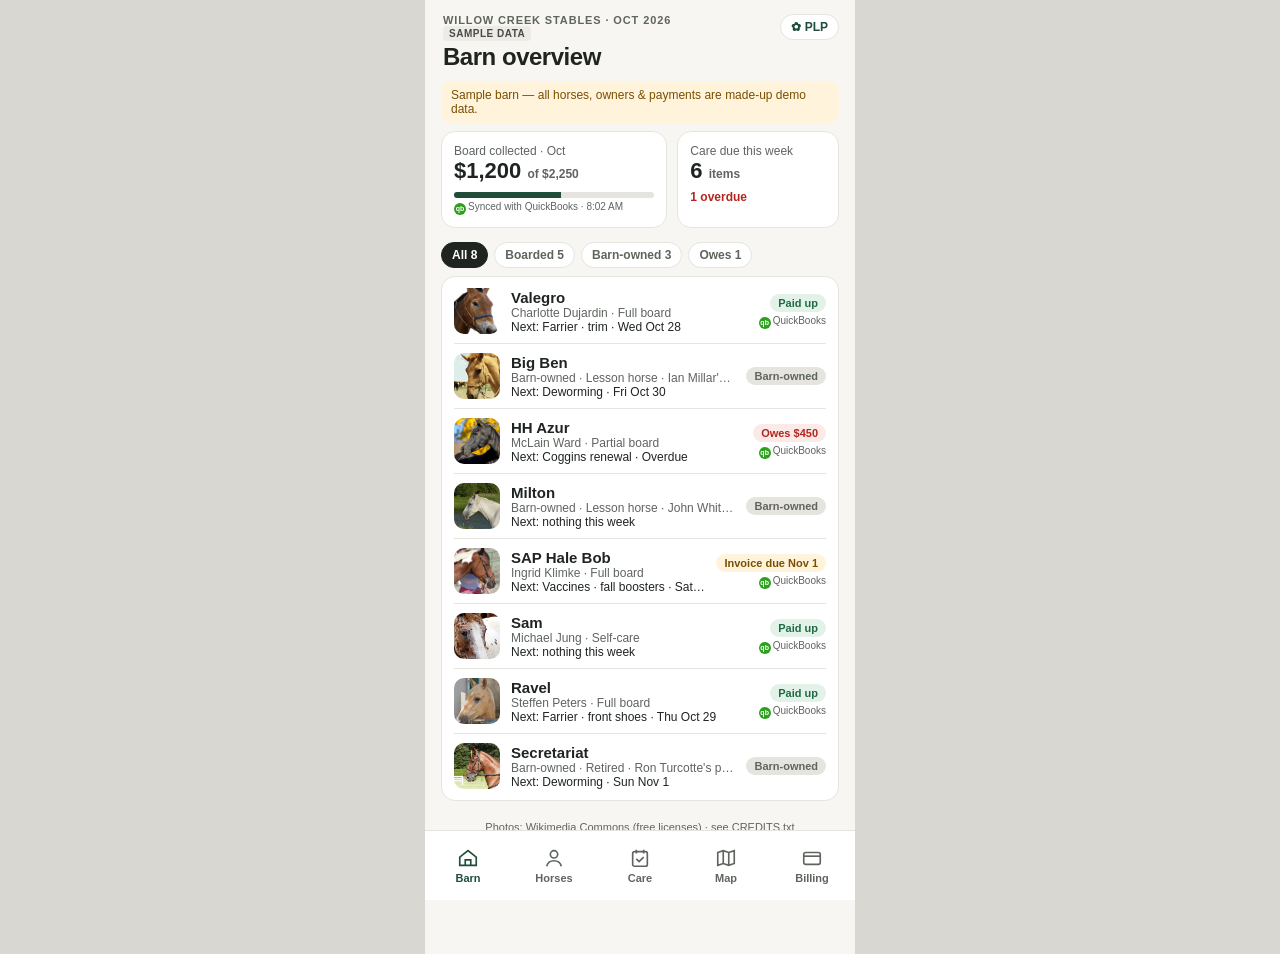
<file: barn/index.html>
<!doctype html><html><head><meta charset="utf-8"><meta name="viewport" content="width=device-width,initial-scale=1">
<title>Willow Creek Stables — Barn Manager (prototype)</title>
<style>
:root{--bg:#F7F6F2;--card:#fff;--ink:#1F2421;--mut:#5F645F;--line:#E6E4DE;--acc:#1F4D3A;--accl:#E7EFEA;--red:#B3261E;--redl:#FBEAE8;--amb:#7A4F00;--ambl:#FFF3DC;--grn:#1E6B43;--grnl:#E3F2E9;--r:14px;--rb:10px;--tab:#fff;--font:Inter,-apple-system,"Segoe UI",Roboto,Helvetica,Arial,sans-serif;--hfont:var(--font)}
body.plp{--bg:#FFF6FA;--card:#FFFFFF;--ink:#3B2A3F;--mut:#6E5A72;--line:#F1DDE8;--acc:#9B4D8A;--accl:#F8E4F2;--red:#B0304A;--redl:#FFE3EA;--amb:#7A5200;--ambl:#FFF0CF;--grn:#2E6B55;--grnl:#DDF3EA;--r:24px;--rb:18px;--tab:#FFF0F7;--hfont:"Baloo 2","Comic Neue","Trebuchet MS",var(--font)}
*{box-sizing:border-box;margin:0;padding:0}
body{font-family:var(--font);background:#d9d7d1;color:var(--ink);font-size:14px;transition:background .3s}
body.plp{background:linear-gradient(160deg,#FDE2EF,#E3E9FF 60%,#E2F6EE)}
.phone{max-width:430px;min-height:100vh;margin:0 auto;background:var(--bg);position:relative;display:flex;flex-direction:column}
body.plp .phone{background:radial-gradient(circle at 90% 0,#FFE6F2 0,transparent 40%),radial-gradient(circle at 0 100%,#E6F0FF 0,transparent 40%),var(--bg)}
header{padding:14px 96px 10px 18px;position:relative}
.eyebrow{font-size:11px;letter-spacing:.08em;text-transform:uppercase;color:var(--mut);font-weight:600}
h1{font-family:var(--hfont);font-size:24px;font-weight:700;letter-spacing:-.02em;margin-top:2px}
body.plp h1{color:var(--acc);letter-spacing:0}
body.plp h1::after{content:" ♡";color:#F29CC5;font-size:18px}
h2{font-size:13px;font-weight:700;text-transform:uppercase;letter-spacing:.06em;color:var(--mut);margin:16px 0 8px}
body.plp h2{text-transform:none;letter-spacing:0;font-family:var(--hfont);font-size:15px;color:var(--acc)}
body.plp h2::before{content:"✿ ";color:#F29CC5}
.main{flex:1;padding:0 16px 100px}
.card{background:var(--card);border:1px solid var(--line);border-radius:var(--r);padding:12px}
body.plp .card{box-shadow:0 3px 0 #F1DDE8,0 8px 18px rgba(155,77,138,.08);border-width:2px}
.sample{display:inline-block;font-size:10px;font-weight:700;background:#EDEBE5;color:#4a4a4a;border-radius:4px;padding:2px 6px;letter-spacing:.05em;vertical-align:middle}
body.plp .sample{background:#FFF0CF;color:#6b4a00;border-radius:999px}
.banner{margin:0 16px 8px;font-size:12px;padding:7px 10px;border-radius:var(--rb);background:var(--ambl);color:var(--amb)}
.summary{display:grid;grid-template-columns:1.4fr 1fr;gap:10px}
.big{font-size:22px;font-weight:700}.small{font-size:12px;color:var(--mut)}
.bar{height:6px;background:var(--line);border-radius:3px;margin-top:8px;overflow:hidden}.bar i{display:block;height:100%;width:80%;background:var(--acc)}
body.plp .bar{height:10px;border-radius:99px}body.plp .bar i{background:linear-gradient(90deg,#F29CC5,#B79CF2,#8FD3B6);border-radius:99px}
.row{display:flex;gap:11px;align-items:center;padding:9px 0;border-bottom:1px solid var(--line)}.row:last-child{border:0}
.row.click{cursor:pointer}
.thumb{width:46px;height:46px;border-radius:var(--rb);object-fit:cover;flex:none;background:#ddd}
body.plp .thumb{border-radius:50%;border:3px solid #FBD3E6;width:50px;height:50px}
.grow{flex:1;min-width:0}.name{font-weight:650;font-size:15px}.meta{font-size:12px;color:var(--mut);white-space:nowrap;overflow:hidden;text-overflow:ellipsis}
.badge{font-size:11px;font-weight:650;border-radius:999px;padding:3px 8px;white-space:nowrap;display:inline-block}
.b-ok{background:var(--grnl);color:var(--grn)}.b-late{background:var(--redl);color:var(--red)}.b-due{background:var(--ambl);color:var(--amb)}.b-na{background:var(--line);color:var(--mut)}
.qb{font-size:10px;color:var(--mut);margin-top:3px;text-align:right}
.qb b{display:inline-block;width:12px;height:12px;border-radius:50%;background:#2CA01C;color:#fff;font-size:7px;line-height:12px;text-align:center;vertical-align:-1px;margin-right:2px}
.tabs{position:fixed;bottom:0;left:50%;transform:translateX(-50%);width:100%;max-width:430px;height:70px;background:var(--tab);border-top:1px solid var(--line);display:flex;z-index:5}
body.plp .tabs{border-radius:24px 24px 0 0;border:2px solid var(--line)}
.tabs a{flex:1;display:flex;flex-direction:column;align-items:center;justify-content:center;gap:3px;font-size:11px;color:var(--mut);text-decoration:none;font-weight:600}
.tabs a.on{color:var(--acc)}.tabs svg{width:22px;height:22px;fill:none;stroke:currentColor;stroke-width:1.8}
body.plp .tabs a.on svg{background:var(--accl);border-radius:12px;padding:2px;width:30px;height:26px}
.screen{display:none;flex-direction:column;flex:1}.screen.on{display:flex}
.btn{border:0;border-radius:var(--rb);padding:9px 12px;font-weight:650;font-size:13px;font-family:inherit;cursor:pointer;text-decoration:none;text-align:center;display:inline-block}
.btn-p{background:var(--acc);color:#fff}.btn-s{background:var(--accl);color:var(--acc)}.btn-g{background:var(--card);border:1px solid var(--line);color:var(--ink)}
body.plp .btn-p{box-shadow:0 3px 0 #6E3062}
.btn:disabled{opacity:.55;cursor:default}
.hero{position:relative;margin:0 -16px}.hero img{width:100%;height:230px;object-fit:cover;object-position:50% 25%;display:block}
body.plp .hero{margin:8px 0 0}body.plp .hero img{border-radius:28px;border:4px solid #fff;box-shadow:0 6px 18px rgba(155,77,138,.18)}
.hero .ov{position:absolute;left:0;right:0;bottom:0;padding:40px 16px 12px;background:linear-gradient(transparent,rgba(0,0,0,.7));color:#fff}
body.plp .hero .ov{border-radius:0 0 28px 28px;background:linear-gradient(transparent,rgba(80,30,70,.75))}
.hero .ov .name{font-size:26px;font-weight:700;font-family:var(--hfont)}
.back{position:absolute;top:10px;left:12px;background:rgba(255,255,255,.9);color:#222;border-radius:99px;padding:5px 11px;font-size:12px;font-weight:650;cursor:pointer;border:0}
.body{width:100%;height:130px;object-fit:cover;border-radius:var(--rb);display:block}
.seg{display:flex;background:var(--line);border-radius:var(--rb);padding:3px;gap:3px}.seg button{flex:1;border:0;background:none;padding:7px;border-radius:calc(var(--rb) - 2px);font-size:12px;font-weight:600;color:var(--mut);font-family:inherit;cursor:pointer}.seg button.on{background:var(--card);color:var(--ink);box-shadow:0 1px 2px rgba(0,0,0,.08)}
.chips{display:flex;gap:6px;margin:14px 0 4px;flex-wrap:wrap}
.chip{font-size:12px;padding:5px 10px;border-radius:999px;border:1px solid var(--line);background:var(--card);color:var(--mut);font-weight:600;cursor:pointer;font-family:inherit}.chip.on{background:var(--ink);color:#fff;border-color:var(--ink)}
body.plp .chip.on{background:var(--acc);border-color:var(--acc)}
.done{opacity:.6}.done .name{text-decoration:line-through}
.theme-box .whim{font-size:12px;color:var(--mut);margin-top:6px}
body.plp .theme-box{background:linear-gradient(135deg,#FFF0F7,#F0EBFF)}
.toast{position:fixed;bottom:82px;left:50%;transform:translateX(-50%);background:var(--ink);color:#fff;padding:9px 14px;border-radius:99px;font-size:13px;opacity:0;transition:.25s;pointer-events:none;z-index:9}.toast.on{opacity:1}
footer{text-align:center;font-size:11px;color:var(--mut);padding:18px 0 0;line-height:1.6}
footer a{color:var(--mut)}
.deco{display:none}body.plp .deco{display:inline}
.themebtn{position:absolute;right:16px;top:14px;border:1px solid var(--line);background:var(--card);border-radius:99px;padding:5px 10px;font-size:12px;font-weight:650;color:var(--acc);cursor:pointer;font-family:inherit}

.ph{display:none}body.plp .ph{display:block}body.plp .rp{display:none}
.phead{width:50px;height:50px;border-radius:50%;background:#FFF0F7;border:3px solid #FBD3E6;overflow:hidden;flex:none}
.phead svg,.pbody svg,.sbody svg{width:100%;height:100%;display:block}
.pbody{background:linear-gradient(#EAF4FF,#FFF0F7);border-radius:28px;border:4px solid #fff;box-shadow:0 6px 18px rgba(155,77,138,.18);height:250px;margin-top:8px;position:relative;padding:10px}
.inset{position:absolute;right:10px;bottom:10px;width:86px;height:86px;border-radius:16px;border:3px solid #fff;object-fit:cover;box-shadow:0 2px 8px rgba(0,0,0,.2)}
.inlab{position:absolute;right:12px;bottom:98px;font-size:10px;font-weight:700;background:#fff;color:var(--mut);border-radius:99px;padding:2px 7px}
.sbody{height:210px;background:linear-gradient(#EAF4FF,#FFF0F7);border-radius:24px;border:3px solid #fff;padding:6px;position:sticky;top:0;z-index:2;box-shadow:0 4px 14px rgba(155,77,138,.15)}
.opt{display:flex;flex-wrap:wrap;gap:6px;margin:4px 0 10px}
.opt .chip{font-size:12px}.sw{width:16px;height:16px;border-radius:50%;display:inline-block;vertical-align:-3px;margin-right:4px;border:1px solid rgba(0,0,0,.15)}
.olab{font-size:12px;font-weight:700;color:var(--mut);margin-top:6px}
.search{width:100%;padding:10px 14px;border-radius:99px;border:2px solid var(--line);font:inherit;font-size:14px;background:#fff;color:var(--ink)}
details.sec{margin-top:10px}details.sec summary{font-family:var(--hfont);font-weight:700;color:var(--acc);font-size:15px;cursor:pointer;padding:6px 0}
.pickh{display:flex;gap:8px;overflow-x:auto;padding:4px 0 8px}.pickh button{border:2px solid var(--line);background:#fff;border-radius:18px;padding:4px;cursor:pointer;flex:none;font:inherit;font-size:11px;color:var(--ink)}.pickh button.on{border-color:var(--acc)}
.pickh .phead{display:block;margin:0 auto 2px}

.plan{display:grid;grid-template-columns:repeat(6,1fr);grid-auto-rows:56px;gap:4px;background:var(--card);border:1px solid var(--line);border-radius:var(--r);padding:6px}
.area{border:1.5px solid #9AA39D;background:#F3F4F2;border-radius:4px;padding:4px 5px;cursor:pointer;position:relative;overflow:hidden;display:flex;flex-direction:column;justify-content:space-between;font-family:inherit;text-align:left;color:var(--ink)}
.area .an{font-size:10.5px;font-weight:700;line-height:1.15}.area .ac{font-size:9.5px;color:var(--mut)}
.area.sel{border-color:var(--acc);background:var(--accl);box-shadow:inset 0 0 0 1px var(--acc)}
.area.busy::after{content:"";position:absolute;top:5px;right:5px;width:7px;height:7px;border-radius:50%;background:var(--amb)}
.area .hc{display:flex;gap:2px;flex-wrap:wrap}.area .hc img,.area .hc .phead{width:20px;height:20px;border-radius:50%;object-fit:cover;border:1.5px solid #fff}
body.plp .plan{background:#fff;border:2px solid var(--line)}
body.plp .area{border:2px solid #F1DDE8;background:#FFF7FB;border-radius:16px}
body.plp .area:nth-child(3n){background:#F3F0FF}body.plp .area:nth-child(3n+1){background:#EEF9F4}
body.plp .area.sel{border-color:var(--acc);background:var(--accl)}
.slot{display:flex;align-items:center;gap:8px;padding:7px 0;border-bottom:1px solid var(--line);font-size:13px}.slot:last-child{border:0}
.slot .t{width:52px;font-weight:650;flex:none}.slot .bk{flex:1;display:flex;flex-wrap:wrap;gap:4px}
.pill{font-size:11px;background:var(--accl);color:var(--acc);border-radius:99px;padding:3px 4px 3px 8px;font-weight:650;display:inline-flex;align-items:center;gap:4px}
.pill button{border:0;background:rgba(0,0,0,.08);border-radius:50%;width:16px;height:16px;font-size:10px;cursor:pointer;color:inherit;line-height:16px}
select.sel{padding:8px;border-radius:var(--rb);border:1px solid var(--line);font:inherit;font-size:13px;background:var(--card);color:var(--ink);flex:1;min-width:0}
.legend{font-size:11px;color:var(--mut);margin-top:6px}
</style></head><body>
<div class="phone">

<section class="screen" id="overview">
<header><div class="eyebrow">Willow Creek Stables · Oct 2026 <span class="sample">SAMPLE DATA</span></div><h1>Barn overview</h1><button class="themebtn" data-toggle>✿ PLP</button></header>
<div class="banner">Sample barn — all horses, owners &amp; payments are made-up demo data.</div>
<div class="main">
 <div class="summary">
  <div class="card"><div class="small">Board collected · Oct</div><div class="big" id="sumcol"></div><div class="bar"><i id="sumbar"></i></div><div class="qb" style="text-align:left"><b>qb</b>Synced with QuickBooks · 8:02 AM</div></div>
  <div class="card"><div class="small">Care due this week</div><div class="big"><span id="duecount"></span> <span class="small">items</span></div><div class="small" style="margin-top:6px;color:var(--red);font-weight:600" id="overdue"></div></div>
 </div>
 <div class="chips" id="filters"></div>
 <div class="card" style="padding:2px 12px;margin-top:8px" id="list"></div>
 <footer class="foot"></footer>
</div></section>

<section class="screen" id="profile"><div class="main" style="padding-top:0" id="prof"></div></section>

<section class="screen" id="style">
<header><div class="eyebrow">Style my pony <span class="sample">SAMPLE DATA</span></div><h1>Pretty little pony</h1><button class="themebtn" onclick="location.hash='#/profile'">Done</button></header>
<div class="main"><div class="pickh" id="spick"></div><div class="sbody" id="sprev"></div><div id="sctl"></div><footer class="foot"></footer></div></section>
<section class="screen" id="map">
<header><div class="eyebrow">Willow Creek Stables · floor plan <span class="sample">SAMPLE DATA</span></div><h1>Barn map</h1><button class="themebtn" data-toggle>✿ PLP</button></header>
<div class="main">
 <div class="chips" id="mdays" style="margin-top:0;flex-wrap:nowrap;overflow-x:auto"></div>
 <div class="plan" id="plan"></div>
 <div class="legend">Tap an area for details &amp; time slots · <span style="color:var(--amb)">●</span> booked on selected day · chips = horses there now</div>
 <div id="adetail"></div>
 <h2>Today at the barn · Mon Oct 26</h2>
 <div class="card" style="padding:2px 12px" id="today"></div>
 <footer class="foot"></footer>
</div></section>
<section class="screen" id="care">
<header><div class="eyebrow">Oct 26 – Nov 1 <span class="sample">SAMPLE DATA</span></div><h1>Care due this week</h1><button class="themebtn" data-toggle>✿ PLP</button></header>
<div class="main"><div id="carelist"></div><footer class="foot"></footer></div></section>

<section class="screen" id="billing">
<header><div class="eyebrow">October board <span class="sample">SAMPLE DATA</span></div><h1>Billing</h1><button class="themebtn" data-toggle>✿ PLP</button></header>
<div class="main">
 <div class="card" style="display:flex;align-items:center;gap:12px"><div style="width:34px;height:34px;border-radius:50%;background:#2CA01C;color:#fff;font-weight:700;display:flex;align-items:center;justify-content:center">qb</div><div class="grow"><div style="font-weight:650">QuickBooks Online connected</div><div class="small">Sample connection · last sync today 8:02 AM</div></div><button class="btn btn-s" id="syncbtn">Sync</button></div>
 <div style="display:grid;grid-template-columns:1fr 1fr 1fr;gap:8px;margin-top:10px" id="totals"></div>
 <h2>By owner</h2>
 <div class="card" style="padding:2px 12px" id="bill"></div>
 <h2>Appearance</h2>
 <div class="card theme-box"><div class="seg" id="themeseg"><button data-th="classic">Classic</button><button data-th="plp">Pretty Little Ponies</button></div><div class="whim">Classic is the default. Switch to Pretty Little Ponies if the whimsy calls to you <span class="deco">🦄</span> — same barn, same data, just softer.</div></div>
 <footer class="foot"></footer>
</div></section>

<nav class="tabs">
 <a href="#/overview" data-t="overview"><svg viewBox="0 0 24 24"><path d="M3 11l9-7 9 7v9H3z"/><path d="M9 20v-6h6v6"/></svg>Barn</a>
 <a href="#/profile" data-t="profile"><svg viewBox="0 0 24 24"><circle cx="12" cy="8" r="4"/><path d="M4 21c1-4 4-6 8-6s7 2 8 6"/></svg>Horses</a>
 <a href="#/care" data-t="care"><svg viewBox="0 0 24 24"><rect x="4" y="5" width="16" height="16" rx="2"/><path d="M8 3v4M16 3v4M8 13l3 3 5-5"/></svg>Care</a>
 <a href="#/map" data-t="map"><svg viewBox="0 0 24 24"><path d="M3 6l6-2 6 2 6-2v14l-6 2-6-2-6 2z"/><path d="M9 4v14M15 6v14"/></svg>Map</a>
 <a href="#/billing" data-t="billing"><svg viewBox="0 0 24 24"><rect x="3" y="6" width="18" height="13" rx="2"/><path d="M3 10h18"/></svg>Billing</a>
</nav>
<div class="toast" id="toast"></div>
</div>
<script>/* pony renderer bundled from barn-build pony.tsx + model.ts */
(()=>{var Ys=Object.create;var _i=Object.defineProperty;var Gs=Object.getOwnPropertyDescriptor;var Xs=Object.getOwnPropertyNames;var Zs=Object.getPrototypeOf,ms=Object.prototype.hasOwnProperty;var Nc=(n,e)=>()=>(n&&(e=n(n=0)),e);var bt=(n,e)=>()=>(e||n((e={exports:{}}).exports,e),e.exports),Qs=(n,e)=>{for(var t in e)_i(n,t,{get:e[t],enumerable:!0})},Vs=(n,e,t,r)=>{if(e&&typeof e=="object"||typeof e=="function")for(let l of Xs(e))!ms.call(n,l)&&l!==t&&_i(n,l,{get:()=>e[l],enumerable:!(r=Gs(e,l))||r.enumerable});return n};var Ar=(n,e,t)=>(t=n!=null?Ys(Zs(n)):{},Vs(e||!n||!n.__esModule?_i(t,"default",{value:n,enumerable:!0}):t,n));var Jc=bt(N=>{"use strict";var Ni=Symbol.for("react.transitional.element"),Js=Symbol.for("react.portal"),Ks=Symbol.for("react.fragment"),qs=Symbol.for("react.strict_mode"),js=Symbol.for("react.profiler"),$s=Symbol.for("react.consumer"),nd=Symbol.for("react.context"),ed=Symbol.for("react.forward_ref"),td=Symbol.for("react.suspense"),rd=Symbol.for("react.memo"),Uc=Symbol.for("react.lazy"),ld=Symbol.for("react.activity"),ad=Symbol.for("react.view_transition"),Hc=Symbol.iterator;function id(n){return n===null||typeof n!="object"?null:(n=Hc&&n[Hc]||n["@@iterator"],typeof n=="function"?n:null)}var Yc={isMounted:function(){return!1},enqueueForceUpdate:function(){},enqueueReplaceState:function(){},enqueueSetState:function(){}},Gc=Object.assign,Xc={};function Lr(n,e,t){this.props=n,this.context=e,this.refs=Xc,this.updater=t||Yc}Lr.prototype.isReactComponent={};Lr.prototype.setState=function(n,e){if(typeof n!="object"&&typeof n!="function"&&n!=null)throw Error("takes an object of state variables to update or a function which returns an object of state variables.");this.updater.enqueueSetState(this,n,e,"setState")};Lr.prototype.forceUpdate=function(n){this.updater.enqueueForceUpdate(this,n,"forceUpdate")};function Zc(){}Zc.prototype=Lr.prototype;function Hi(n,e,t){this.props=n,this.context=e,this.refs=Xc,this.updater=t||Yc}var Wi=Hi.prototype=new Zc;Wi.constructor=Hi;Gc(Wi,Lr.prototype);Wi.isPureReactComponent=!0;var Wc=Array.isArray;function zi(){}var ln={H:null,A:null,T:null,S:null},mc=Object.prototype.hasOwnProperty;function Di(n,e,t){var r=t.ref;return{$$typeof:Ni,type:n,key:e,ref:r!==void 0?r:null,props:t}}function od(n,e){return Di(n.type,e,n.props)}function Bi(n){return typeof n=="object"&&n!==null&&n.$$typeof===Ni}function cd(n){var e={"=":"=0",":":"=2"};return"$"+n.replace(/[=:]/g,function(t){return e[t]})}var Dc=/\/+/g;function Ii(n,e){return typeof n=="object"&&n!==null&&n.key!=null?cd(""+n.key):e.toString(36)}function ud(n){switch(n.status){case"fulfilled":return n.value;case"rejected":throw n.reason;default:switch(typeof n.status=="string"?n.then(zi,zi):(n.status="pending",n.then(function(e){n.status==="pending"&&(n.status="fulfilled",n.value=e)},function(e){n.status==="pending"&&(n.status="rejected",n.reason=e)})),n.status){case"fulfilled":return n.value;case"rejected":throw n.reason}}throw n}function Or(n,e,t,r,l){var a=typeof n;(a==="undefined"||a==="boolean")&&(n=null);var i=!1;if(n===null)i=!0;else switch(a){case"bigint":case"string":case"number":i=!0;break;case"object":switch(n.$$typeof){case Ni:case Js:i=!0;break;case Uc:return i=n._init,Or(i(n._payload),e,t,r,l)}}if(i)return l=l(n),i=r===""?"."+Ii(n,0):r,Wc(l)?(t="",i!=null&&(t=i.replace(Dc,"$&/")+"/"),Or(l,e,t,"",function(u){return u})):l!=null&&(Bi(l)&&(l=od(l,t+(l.key==null||n&&n.key===l.key?"":(""+l.key).replace(Dc,"$&/")+"/")+i)),e.push(l)),1;i=0;var c=r===""?".":r+":";if(Wc(n))for(var o=0;o<n.length;o++)r=n[o],a=c+Ii(r,o),i+=Or(r,e,t,a,l);else if(o=id(n),typeof o=="function")for(n=o.call(n),o=0;!(r=n.next()).done;)r=r.value,a=c+Ii(r,o++),i+=Or(r,e,t,a,l);else if(a==="object"){if(typeof n.then=="function")return Or(ud(n),e,t,r,l);throw e=String(n),Error("Objects are not valid as a React child (found: "+(e==="[object Object]"?"object with keys {"+Object.keys(n).join(", ")+"}":e)+"). If you meant to render a collection of children, use an array instead.")}return i}function Ql(n,e,t){if(n==null)return n;var r=[],l=0;return Or(n,r,"","",function(a){return e.call(t,a,l++)}),r}function fd(n){if(n._status===-1){var e=n._result,t=e();t.then(function(r){(n._status===0||n._status===-1)&&(n._status=1,n._result=r,t.status===void 0&&(t.status="fulfilled",t.value=r))},function(r){(n._status===0||n._status===-1)&&(n._status=2,n._result=r,t.status===void 0&&(t.status="rejected",t.reason=r))}),n._status===-1&&(n._status=0,n._result=t)}if(n._status===1)return n._result.default;throw n._result}var Bc=typeof reportError=="function"?reportError:function(n){if(typeof window=="object"&&typeof window.ErrorEvent=="function"){var e=new window.ErrorEvent("error",{bubbles:!0,cancelable:!0,message:typeof n=="object"&&n!==null&&typeof n.message=="string"?String(n.message):String(n),error:n});if(!window.dispatchEvent(e))return}else if(typeof process=="object"&&typeof process.emit=="function"){process.emit("uncaughtException",n);return}console.error(n)};function Qc(n){var e=ln.T,t={};t.types=e!==null?e.types:null,ln.T=t;try{var r=n(),l=ln.S;l!==null&&l(t,r),typeof r=="object"&&r!==null&&typeof r.then=="function"&&r.then(zi,Bc)}catch(a){Bc(a)}finally{e!==null&&t.types!==null&&(e.types=t.types),ln.T=e}}function Vc(n){var e=ln.T;if(e!==null){var t=e.types;t===null?e.types=[n]:t.indexOf(n)===-1&&t.push(n)}else Qc(Vc.bind(null,n))}var hd={map:Ql,forEach:function(n,e,t){Ql(n,function(){e.apply(this,arguments)},t)},count:function(n){var e=0;return Ql(n,function(){e++}),e},toArray:function(n){return Ql(n,function(e){return e})||[]},only:function(n){if(!Bi(n))throw Error("React.Children.only expected to receive a single React element child.");return n}};N.Activity=ld;N.Children=hd;N.Component=Lr;N.Fragment=Ks;N.Profiler=js;N.PureComponent=Hi;N.StrictMode=qs;N.Suspense=td;N.ViewTransition=ad;N.__CLIENT_INTERNALS_DO_NOT_USE_OR_WARN_USERS_THEY_CANNOT_UPGRADE=ln;N.__COMPILER_RUNTIME={__proto__:null,c:function(n){return ln.H.useMemoCache(n)}};N.addTransitionType=Vc;N.cache=function(n){return function(){return n.apply(null,arguments)}};N.cacheSignal=function(){return null};N.cloneElement=function(n,e,t){if(n==null)throw Error("The argument must be a React element, but you passed "+n+".");var r=Gc({},n.props),l=n.key;if(e!=null)for(a in e.key!==void 0&&(l=""+e.key),e)!mc.call(e,a)||a==="key"||a==="__self"||a==="__source"||a==="ref"&&e.ref===void 0||(r[a]=e[a]);var a=arguments.length-2;if(a===1)r.children=t;else if(1<a){for(var i=Array(a),c=0;c<a;c++)i[c]=arguments[c+2];r.children=i}return Di(n.type,l,r)};N.createContext=function(n){return n={$$typeof:nd,_currentValue:n,_currentValue2:n,_threadCount:0,Provider:null,Consumer:null},n.Provider=n,n.Consumer={$$typeof:$s,_context:n},n};N.createElement=function(n,e,t){var r,l={},a=null;if(e!=null)for(r in e.key!==void 0&&(a=""+e.key),e)mc.call(e,r)&&r!=="key"&&r!=="__self"&&r!=="__source"&&(l[r]=e[r]);var i=arguments.length-2;if(i===1)l.children=t;else if(1<i){for(var c=Array(i),o=0;o<i;o++)c[o]=arguments[o+2];l.children=c}if(n&&n.defaultProps)for(r in i=n.defaultProps,i)l[r]===void 0&&(l[r]=i[r]);return Di(n,a,l)};N.createRef=function(){return{current:null}};N.forwardRef=function(n){return{$$typeof:ed,render:n}};N.isValidElement=Bi;N.lazy=function(n){return{$$typeof:Uc,_payload:{_status:-1,_result:n},_init:fd}};N.memo=function(n,e){return{$$typeof:rd,type:n,compare:e===void 0?null:e}};N.startTransition=Qc;N.unstable_useCacheRefresh=function(){return ln.H.useCacheRefresh()};N.use=function(n){return ln.H.use(n)};N.useActionState=function(n,e,t){return ln.H.useActionState(n,e,t)};N.useCallback=function(n,e){return ln.H.useCallback(n,e)};N.useContext=function(n){return ln.H.useContext(n)};N.useDebugValue=function(){};N.useDeferredValue=function(n,e){return ln.H.useDeferredValue(n,e)};N.useEffect=function(n,e){return ln.H.useEffect(n,e)};N.useEffectEvent=function(n){return ln.H.useEffectEvent(n)};N.useId=function(){return ln.H.useId()};N.useImperativeHandle=function(n,e,t){return ln.H.useImperativeHandle(n,e,t)};N.useInsertionEffect=function(n,e){return ln.H.useInsertionEffect(n,e)};N.useLayoutEffect=function(n,e){return ln.H.useLayoutEffect(n,e)};N.useMemo=function(n,e){return ln.H.useMemo(n,e)};N.useOptimistic=function(n,e){return ln.H.useOptimistic(n,e)};N.useReducer=function(n,e,t){return ln.H.useReducer(n,e,t)};N.useRef=function(n){return ln.H.useRef(n)};N.useState=function(n){return ln.H.useState(n)};N.useSyncExternalStore=function(n,e,t){return ln.H.useSyncExternalStore(n,e,t)};N.useTransition=function(){return ln.H.useTransition()};N.version="19.3.0"});var al=bt((Zb,Kc)=>{"use strict";Kc.exports=Jc()});var $c=bt(re=>{"use strict";var sd=al();function jc(n){var e="https://react.dev/errors/"+n;if(1<arguments.length){e+="?args[]="+encodeURIComponent(arguments[1]);for(var t=2;t<arguments.length;t++)e+="&args[]="+encodeURIComponent(arguments[t])}return"Minified React error #"+n+"; visit "+e+" for the full message or use the non-minified dev environment for full errors and additional helpful warnings."}function It(){}var xe={d:{f:It,r:function(){throw Error(jc(522))},D:It,C:It,L:It,m:It,X:It,S:It,M:It},p:0,findDOMNode:null},dd=Symbol.for("react.portal"),gd=Symbol.for("react.recoverable"),qc=Symbol.for("react.optimistic_key");function yd(n,e,t){var r=3<arguments.length&&arguments[3]!==void 0?arguments[3]:null;return{$$typeof:dd,key:r==null?null:r===qc?qc:""+r,children:n,containerInfo:e,implementation:t}}var il=sd.__CLIENT_INTERNALS_DO_NOT_USE_OR_WARN_USERS_THEY_CANNOT_UPGRADE;function Vl(n,e){if(n==="font")return"";if(typeof e=="string")return e==="use-credentials"?e:""}re.__DOM_INTERNALS_DO_NOT_USE_OR_WARN_USERS_THEY_CANNOT_UPGRADE=xe;re.browser=function(n){return{$$typeof:gd,_reason:n}};re.createPortal=function(n,e){var t=2<arguments.length&&arguments[2]!==void 0?arguments[2]:null;if(!e||e.nodeType!==1&&e.nodeType!==9&&e.nodeType!==11)throw Error(jc(299));return yd(n,e,null,t)};re.flushSync=function(n){var e=il.T,t=xe.p;try{if(il.T=null,xe.p=2,n)return n()}finally{il.T=e,xe.p=t,xe.d.f()}};re.preconnect=function(n,e){typeof n=="string"&&(e?(e=e.crossOrigin,e=typeof e=="string"?e==="use-credentials"?e:"":void 0):e=null,xe.d.C(n,e))};re.prefetchDNS=function(n){typeof n=="string"&&xe.d.D(n)};re.preinit=function(n,e){if(typeof n=="string"&&e&&typeof e.as=="string"){var t=e.as,r=Vl(t,e.crossOrigin),l=typeof e.integrity=="string"?e.integrity:void 0,a=typeof e.fetchPriority=="string"?e.fetchPriority:void 0;t==="style"?xe.d.S(n,typeof e.precedence=="string"?e.precedence:void 0,{crossOrigin:r,integrity:l,fetchPriority:a}):t==="script"&&xe.d.X(n,{crossOrigin:r,integrity:l,fetchPriority:a,nonce:typeof e.nonce=="string"?e.nonce:void 0})}};re.preinitModule=function(n,e){if(typeof n=="string")if(typeof e=="object"&&e!==null){if(e.as==null||e.as==="script"){var t=Vl(e.as,e.crossOrigin);xe.d.M(n,{crossOrigin:t,integrity:typeof e.integrity=="string"?e.integrity:void 0,nonce:typeof e.nonce=="string"?e.nonce:void 0,fetchPriority:typeof e.fetchPriority=="string"?e.fetchPriority:void 0})}}else e==null&&xe.d.M(n)};re.preload=function(n,e){if(typeof n=="string"&&typeof e=="object"&&e!==null&&typeof e.as=="string"){var t=e.as,r=Vl(t,e.crossOrigin);xe.d.L(n,t,{crossOrigin:r,integrity:typeof e.integrity=="string"?e.integrity:void 0,nonce:typeof e.nonce=="string"?e.nonce:void 0,type:typeof e.type=="string"?e.type:void 0,fetchPriority:typeof e.fetchPriority=="string"?e.fetchPriority:void 0,referrerPolicy:typeof e.referrerPolicy=="string"?e.referrerPolicy:void 0,imageSrcSet:typeof e.imageSrcSet=="string"?e.imageSrcSet:void 0,imageSizes:typeof e.imageSizes=="string"?e.imageSizes:void 0,media:typeof e.media=="string"?e.media:void 0})}};re.preloadModule=function(n,e){if(typeof n=="string")if(e){var t=Vl(e.as,e.crossOrigin);xe.d.m(n,{as:typeof e.as=="string"&&e.as!=="script"?e.as:void 0,crossOrigin:t,integrity:typeof e.integrity=="string"?e.integrity:void 0,nonce:typeof e.nonce=="string"?e.nonce:void 0,fetchPriority:typeof e.fetchPriority=="string"?e.fetchPriority:void 0})}else xe.d.m(n)};re.requestFormReset=function(n){xe.d.r(n)};re.unstable_batchedUpdates=function(n,e){return n(e)};re.useFormState=function(n,e,t){return il.H.useFormState(n,e,t)};re.useFormStatus=function(){return il.H.useHostTransitionStatus()};re.version="19.3.0"});var Ui=bt((Qb,eu)=>{"use strict";function nu(){if(!(typeof __REACT_DEVTOOLS_GLOBAL_HOOK__>"u"||typeof __REACT_DEVTOOLS_GLOBAL_HOOK__.checkDCE!="function"))try{__REACT_DEVTOOLS_GLOBAL_HOOK__.checkDCE(nu)}catch(n){console.error(n)}}nu(),eu.exports=$c()});var yf=bt(Ma=>{"use strict";var Fu=al(),vd=Ui();function E(n){var e="https://react.dev/errors/"+n;if(1<arguments.length){e+="?args[]="+encodeURIComponent(arguments[1]);for(var t=2;t<arguments.length;t++)e+="&args[]="+encodeURIComponent(arguments[t])}return"Minified React error #"+n+"; visit "+e+" for the full message or use the non-minified dev environment for full errors and additional helpful warnings."}var _u=Symbol.for("react.transitional.element"),Iu=Symbol.for("react.portal"),zu=Symbol.for("react.fragment"),Nu=Symbol.for("react.strict_mode"),Hu=Symbol.for("react.profiler"),Wu=Symbol.for("react.consumer"),xa=Symbol.for("react.context"),lo=Symbol.for("react.forward_ref"),wa=Symbol.for("react.suspense"),ao=Symbol.for("react.suspense_list"),io=Symbol.for("react.memo"),Ta=Symbol.for("react.lazy"),bd=Symbol.for("react.scope"),Du=Symbol.for("react.activity"),kd=Symbol.for("react.legacy_hidden"),xd=Symbol.for("react.memo_cache_sentinel"),oo=Symbol.for("react.view_transition"),Ea=Symbol.for("react.recoverable"),tu=Symbol.iterator;function Bu(n){return n===null||typeof n!="object"?null:(n=tu&&n[tu]||n["@@iterator"],typeof n=="function"?n:null)}var wd=Symbol.for("react.optimistic_key"),aa=Array.isArray;function ru(n,e){var t=n.length&3,r=n.length-t,l=e;for(e=0;e<r;){var a=n.charCodeAt(e)&255|(n.charCodeAt(++e)&255)<<8|(n.charCodeAt(++e)&255)<<16|(n.charCodeAt(++e)&255)<<24;++e,a=3432918353*(a&65535)+((3432918353*(a>>>16)&65535)<<16)&4294967295,a=a<<15|a>>>17,a=461845907*(a&65535)+((461845907*(a>>>16)&65535)<<16)&4294967295,l^=a,l=l<<13|l>>>19,l=5*(l&65535)+((5*(l>>>16)&65535)<<16)&4294967295,l=(l&65535)+27492+(((l>>>16)+58964&65535)<<16)}switch(a=0,t){case 3:a^=(n.charCodeAt(e+2)&255)<<16;case 2:a^=(n.charCodeAt(e+1)&255)<<8;case 1:a^=n.charCodeAt(e)&255,a=3432918353*(a&65535)+((3432918353*(a>>>16)&65535)<<16)&4294967295,a=a<<15|a>>>17,l^=461845907*(a&65535)+((461845907*(a>>>16)&65535)<<16)&4294967295}return l^=n.length,l^=l>>>16,l=2246822507*(l&65535)+((2246822507*(l>>>16)&65535)<<16)&4294967295,l^=l>>>13,l=3266489909*(l&65535)+((3266489909*(l>>>16)&65535)<<16)&4294967295,(l^l>>>16)>>>0}var Ae=Object.assign,un=Object.prototype.hasOwnProperty,Td=RegExp("^[:A-Z_a-z\\u00C0-\\u00D6\\u00D8-\\u00F6\\u00F8-\\u02FF\\u0370-\\u037D\\u037F-\\u1FFF\\u200C-\\u200D\\u2070-\\u218F\\u2C00-\\u2FEF\\u3001-\\uD7FF\\uF900-\\uFDCF\\uFDF0-\\uFFFD][:A-Z_a-z\\u00C0-\\u00D6\\u00D8-\\u00F6\\u00F8-\\u02FF\\u0370-\\u037D\\u037F-\\u1FFF\\u200C-\\u200D\\u2070-\\u218F\\u2C00-\\u2FEF\\u3001-\\uD7FF\\uF900-\\uFDCF\\uFDF0-\\uFFFD\\-.0-9\\u00B7\\u0300-\\u036F\\u203F-\\u2040]*$"),lu={},au={};function co(n){return un.call(au,n)?!0:un.call(lu,n)?!1:Td.test(n)?au[n]=!0:(lu[n]=!0,!1)}var Ed=new Set("animationIterationCount aspectRatio borderImageOutset borderImageSlice borderImageWidth boxFlex boxFlexGroup boxOrdinalGroup columnCount columns flex flexGrow flexPositive flexShrink flexNegative flexOrder gridArea gridRow gridRowEnd gridRowSpan gridRowStart gridColumn gridColumnEnd gridColumnSpan gridColumnStart fontWeight lineClamp lineHeight opacity order orphans scale tabSize widows zIndex zoom fillOpacity floodOpacity stopOpacity strokeDasharray strokeDashoffset strokeMiterlimit strokeOpacity strokeWidth MozAnimationIterationCount MozBoxFlex MozBoxFlexGroup MozLineClamp msAnimationIterationCount msFlex msZoom msFlexGrow msFlexNegative msFlexOrder msFlexPositive msFlexShrink msGridColumn msGridColumnSpan msGridRow msGridRowSpan WebkitAnimationIterationCount WebkitBoxFlex WebKitBoxFlexGroup WebkitBoxOrdinalGroup WebkitColumnCount WebkitColumns WebkitFlex WebkitFlexGrow WebkitFlexPositive WebkitFlexShrink WebkitLineClamp".split(" ")),Pd=new Map([["acceptCharset","accept-charset"],["htmlFor","for"],["httpEquiv","http-equiv"],["crossOrigin","crossorigin"],["accentHeight","accent-height"],["alignmentBaseline","alignment-baseline"],["arabicForm","arabic-form"],["baselineShift","baseline-shift"],["capHeight","cap-height"],["clipPath","clip-path"],["clipRule","clip-rule"],["colorInterpolation","color-interpolation"],["colorInterpolationFilters","color-interpolation-filters"],["colorProfile","color-profile"],["colorRendering","color-rendering"],["dominantBaseline","dominant-baseline"],["enableBackground","enable-background"],["fillOpacity","fill-opacity"],["fillRule","fill-rule"],["floodColor","flood-color"],["floodOpacity","flood-opacity"],["fontFamily","font-family"],["fontSize","font-size"],["fontSizeAdjust","font-size-adjust"],["fontStretch","font-stretch"],["fontStyle","font-style"],["fontVariant","font-variant"],["fontWeight","font-weight"],["glyphName","glyph-name"],["glyphOrientationHorizontal","glyph-orientation-horizontal"],["glyphOrientationVertical","glyph-orientation-vertical"],["horizAdvX","horiz-adv-x"],["horizOriginX","horiz-origin-x"],["imageRendering","image-rendering"],["letterSpacing","letter-spacing"],["lightingColor","lighting-color"],["markerEnd","marker-end"],["markerMid","marker-mid"],["markerStart","marker-start"],["maskType","mask-type"],["overlinePosition","overline-position"],["overlineThickness","overline-thickness"],["paintOrder","paint-order"],["panose-1","panose-1"],["pointerEvents","pointer-events"],["renderingIntent","rendering-intent"],["shapeRendering","shape-rendering"],["stopColor","stop-color"],["stopOpacity","stop-opacity"],["strikethroughPosition","strikethrough-position"],["strikethroughThickness","strikethrough-thickness"],["strokeDasharray","stroke-dasharray"],["strokeDashoffset","stroke-dashoffset"],["strokeLinecap","stroke-linecap"],["strokeLinejoin","stroke-linejoin"],["strokeMiterlimit","stroke-miterlimit"],["strokeOpacity","stroke-opacity"],["strokeWidth","stroke-width"],["textAnchor","text-anchor"],["textDecoration","text-decoration"],["textRendering","text-rendering"],["transformOrigin","transform-origin"],["underlinePosition","underline-position"],["underlineThickness","underline-thickness"],["unicodeBidi","unicode-bidi"],["unicodeRange","unicode-range"],["unitsPerEm","units-per-em"],["vAlphabetic","v-alphabetic"],["vHanging","v-hanging"],["vIdeographic","v-ideographic"],["vMathematical","v-mathematical"],["vectorEffect","vector-effect"],["vertAdvY","vert-adv-y"],["vertOriginX","vert-origin-x"],["vertOriginY","vert-origin-y"],["wordSpacing","word-spacing"],["writingMode","writing-mode"],["xmlnsXlink","xmlns:xlink"],["xHeight","x-height"]]),Rd=/["'&<>]/;function X(n){if(typeof n=="boolean"||typeof n=="number"||typeof n=="bigint")return""+n;n=""+n;var e=Rd.exec(n);if(e){var t="",r,l=0;for(r=e.index;r<n.length;r++){switch(n.charCodeAt(r)){case 34:e="&quot;";break;case 38:e="&amp;";break;case 39:e="&#x27;";break;case 60:e="&lt;";break;case 62:e="&gt;";break;default:continue}l!==r&&(t+=n.slice(l,r)),l=r+1,t+=e}n=l!==r?t+n.slice(l,r):t}return n}var pd=/([A-Z])/g,Cd=/^ms-/,Sd=/^[\u0000-\u001F ]*j[\r\n\t]*a[\r\n\t]*v[\r\n\t]*a[\r\n\t]*s[\r\n\t]*c[\r\n\t]*r[\r\n\t]*i[\r\n\t]*p[\r\n\t]*t[\r\n\t]*:/i;function hl(n){return Sd.test(""+n)?"javascript:throw new Error('React has blocked a javascript: URL as a security precaution.')":n}var Fr=Fu.__CLIENT_INTERNALS_DO_NOT_USE_OR_WARN_USERS_THEY_CANNOT_UPGRADE,Uu=vd.__DOM_INTERNALS_DO_NOT_USE_OR_WARN_USERS_THEY_CANNOT_UPGRADE,Md={pending:!1,data:null,method:null,action:null},St=Uu.d;Uu.d={f:St.f,r:St.r,D:md,C:Qd,L:Vd,m:Jd,X:qd,S:Kd,M:jd};var $e=[],zr=null,Yu=/(<\/|<)(s)(cript)/gi;function Gu(n,e,t,r){return""+e+(t==="s"?"\\u0073":"\\u0053")+r}function Ad(n,e,t,r,l){return{idPrefix:n===void 0?"":n,nextFormID:0,streamingFormat:0,bootstrapScriptContent:t,bootstrapScripts:r,bootstrapModules:l,instructions:0,hasBody:!1,hasHtml:!1,unknownResources:{},dnsResources:{},connectResources:{default:{},anonymous:{},credentials:{}},imageResources:{},styleResources:{},scriptResources:{},moduleUnknownResources:{},moduleScriptResources:{}}}function Jn(n,e,t,r){return{insertionMode:n,selectedValue:e,tagScope:t,viewTransition:r}}function iu(n,e,t){var r=n.tagScope&-25;switch(e){case"noscript":return Jn(2,null,r|1,null);case"select":return Jn(2,t.value!=null?t.value:t.defaultValue,r,null);case"svg":return Jn(4,null,r,null);case"picture":return Jn(2,null,r|2,null);case"math":return Jn(5,null,r,null);case"foreignObject":return Jn(2,null,r,null);case"table":return Jn(6,null,r,null);case"thead":case"tbody":case"tfoot":return Jn(7,null,r,null);case"colgroup":return Jn(9,null,r,null);case"tr":return Jn(8,null,r,null);case"head":if(2>n.insertionMode)return Jn(3,null,r,null);break;case"html":if(n.insertionMode===0)return Jn(1,null,r,null)}return 6<=n.insertionMode||2>n.insertionMode?Jn(2,null,r,null):n.viewTransition!==null||n.tagScope!==r?Jn(n.insertionMode,n.selectedValue,r,null):n}function Xu(n){return n===null?null:{update:n.update,enter:"none",exit:"none",share:n.update,parentEnter:"none",parentExit:"none",name:n.autoName,autoName:n.autoName,nameIdx:0}}function Vi(n,e){return e.tagScope&32&&(n.instructions|=128),Jn(e.insertionMode,e.selectedValue,e.tagScope|12,Xu(e.viewTransition))}function jl(n,e){n=Xu(e.viewTransition);var t=e.tagScope|16;return n!==null&&n.share!=="none"&&(t|=64),Jn(e.insertionMode,e.selectedValue,t,n)}function Zu(n,e,t){return n="_"+n.idPrefix+"R_"+e,0<t&&(n+="H"+t.toString(32)),n+"_"}function Be(n,e){e=e.viewTransition,e!==null&&(e.name!=="auto"&&(Pn(n,"vt-name",e.nameIdx===0?e.name:e.name+"_"+e.nameIdx),e.nameIdx++),Pn(n,"vt-update",e.update),e.enter!=="none"&&Pn(n,"vt-enter",e.enter),e.exit!=="none"&&Pn(n,"vt-exit",e.exit),e.share!=="none"&&Pn(n,"vt-share",e.share))}var ou=new Map;function mu(n,e){if(typeof e!="object")throw Error(E(62));var t=!0,r;for(r in e)if(un.call(e,r)){var l=e[r];if(l!=null&&typeof l!="boolean"&&l!==""){if(r.indexOf("--")===0){var a=X(r);l=X((""+l).trim())}else a=ou.get(r),a===void 0&&(a=X(r.replace(pd,"-$1").toLowerCase().replace(Cd,"-ms-")),ou.set(r,a)),l=typeof l=="number"?l===0||Ed.has(r)?""+l:l+"px":X((""+l).trim());t?(t=!1,n.push(' style="',a,":",l)):n.push(";",a,":",l)}}t||n.push('"')}function Ji(n,e,t){t&&typeof t!="function"&&typeof t!="symbol"&&n.push(" ",e,'=""')}function Pn(n,e,t){typeof t!="function"&&typeof t!="symbol"&&typeof t!="boolean"&&n.push(" ",e,'="',X(t),'"')}var Qu=X("javascript:throw new Error('React form unexpectedly submitted.')");function Yi(n,e){this.push('<input type="hidden"'),Vu(n),Pn(this,"name",e),Pn(this,"value",n),this.push("/>")}function Vu(n){if(typeof n!="string")throw Error(E(480))}function Ju(n,e){if(typeof e.$$FORM_ACTION=="function"){var t=n.nextFormID++;n=n.idPrefix+t;try{var r=e.$$FORM_ACTION(n);if(r){var l=r.data;l?.forEach(Vu)}return r}catch(a){if(typeof a=="object"&&a!==null&&typeof a.then=="function")throw a}}return null}function cu(n,e,t,r,l,a,i,c){var o=null;if(typeof r=="function"){var u=Ju(e,r);u!==null?(c=u.name,r=u.action||"",l=u.encType,a=u.method,i=u.target,o=u.data):(n.push(" ","formAction",'="',Qu,'"'),i=a=l=r=c=null,Ku(e,t))}return c!=null&&$(n,"name",c),r!=null&&$(n,"formAction",r),l!=null&&$(n,"formEncType",l),a!=null&&$(n,"formMethod",a),i!=null&&$(n,"formTarget",i),o}function $(n,e,t){switch(e){case"className":Pn(n,"class",t);break;case"tabIndex":Pn(n,"tabindex",t);break;case"dir":case"role":case"viewBox":case"width":case"height":Pn(n,e,t);break;case"style":mu(n,t);break;case"src":case"href":if(t==="")break;case"action":case"formAction":if(t==null||typeof t=="function"||typeof t=="symbol"||typeof t=="boolean")break;t=hl(""+t),n.push(" ",e,'="',X(t),'"');break;case"defaultValue":case"defaultChecked":case"innerHTML":case"suppressContentEditableWarning":case"suppressHydrationWarning":case"ref":break;case"autoFocus":case"multiple":case"muted":Ji(n,e.toLowerCase(),t);break;case"xlinkHref":if(typeof t=="function"||typeof t=="symbol"||typeof t=="boolean")break;t=hl(""+t),n.push(" ","xlink:href",'="',X(t),'"');break;case"contentEditable":case"spellCheck":case"draggable":case"value":case"autoReverse":case"externalResourcesRequired":case"focusable":case"preserveAlpha":typeof t!="function"&&typeof t!="symbol"&&n.push(" ",e,'="',X(t),'"');break;case"inert":case"allowFullScreen":case"async":case"autoPlay":case"controls":case"credentialless":case"default":case"defer":case"disabled":case"disablePictureInPicture":case"disableRemotePlayback":case"formNoValidate":case"hidden":case"loop":case"noModule":case"noValidate":case"open":case"playsInline":case"readOnly":case"required":case"reversed":case"scoped":case"seamless":case"itemScope":t&&typeof t!="function"&&typeof t!="symbol"&&n.push(" ",e,'=""');break;case"capture":case"download":t===!0?n.push(" ",e,'=""'):t!==!1&&typeof t!="function"&&typeof t!="symbol"&&n.push(" ",e,'="',X(t),'"');break;case"cols":case"rows":case"size":case"span":typeof t!="function"&&typeof t!="symbol"&&!isNaN(t)&&1<=t&&n.push(" ",e,'="',X(t),'"');break;case"rowSpan":case"start":typeof t=="function"||typeof t=="symbol"||isNaN(t)||n.push(" ",e,'="',X(t),'"');break;case"xlinkActuate":Pn(n,"xlink:actuate",t);break;case"xlinkArcrole":Pn(n,"xlink:arcrole",t);break;case"xlinkRole":Pn(n,"xlink:role",t);break;case"xlinkShow":Pn(n,"xlink:show",t);break;case"xlinkTitle":Pn(n,"xlink:title",t);break;case"xlinkType":Pn(n,"xlink:type",t);break;case"xmlBase":Pn(n,"xml:base",t);break;case"xmlLang":Pn(n,"xml:lang",t);break;case"xmlSpace":Pn(n,"xml:space",t);break;default:if((!(2<e.length)||e[0]!=="o"&&e[0]!=="O"||e[1]!=="n"&&e[1]!=="N")&&(e=Pd.get(e)||e,co(e))){switch(typeof t){case"function":case"symbol":return;case"boolean":var r=e.toLowerCase().slice(0,5);if(r!=="data-"&&r!=="aria-")return}n.push(" ",e,'="',X(t),'"')}}}function Ue(n,e,t){if(e!=null){if(t!=null)throw Error(E(60));if(typeof e!="object"||!("__html"in e))throw Error(E(61));e=e.__html,e!=null&&n.push(""+e)}}function Od(n){var e="";return Fu.Children.forEach(n,function(t){t!=null&&(e+=t)}),e}function Ku(n,e){if(!(n.instructions&16)){n.instructions|=16;var t=e.preamble,r=e.bootstrapChunks;(t.htmlChunks||t.headChunks)&&r.length===0?(r.push(e.startInlineScript),$l(r,n),r.push(">",`addEventListener("submit",function(a){if(!a.defaultPrevented){var b=a.target,d=a.submitter,c=b.action,e=d;if(d){var f=d.getAttribute("formAction");null!=f&&(c=f,e=null)}"javascript:throw new Error('React form unexpectedly submitted.')"===c&&(a.preventDefault(),a=new FormData(b,e),c=b.ownerDocument||b,(c.$$reactFormReplay=c.$$reactFormReplay||[]).push(b,d,a))}});`,"<\/script>")):r.unshift(e.startInlineScript,">",`addEventListener("submit",function(a){if(!a.defaultPrevented){var b=a.target,d=a.submitter,c=b.action,e=d;if(d){var f=d.getAttribute("formAction");null!=f&&(c=f,e=null)}"javascript:throw new Error('React form unexpectedly submitted.')"===c&&(a.preventDefault(),a=new FormData(b,e),c=b.ownerDocument||b,(c.$$reactFormReplay=c.$$reactFormReplay||[]).push(b,d,a))}});`,"<\/script>")}}function le(n,e){n.push(An("link"));for(var t in e)if(un.call(e,t)){var r=e[t];if(r!=null)switch(t){case"children":case"dangerouslySetInnerHTML":throw Error(E(399,"link"));default:$(n,t,r)}}return n.push("/>"),null}var uu=/(<\/|<)(s)(tyle)/gi;function fu(n,e,t,r){return""+e+(t==="s"?"\\73 ":"\\53 ")+r}function _r(n,e,t,r){n.push(An(t));for(var l in e)if(un.call(e,l)){var a=e[l];if(a!=null)switch(l){case"children":case"dangerouslySetInnerHTML":throw Error(E(399,t));default:$(n,l,a)}}return Be(n,r),n.push("/>"),null}function hu(n,e){n.push(An("title"));var t=null,r=null,l;for(l in e)if(un.call(e,l)){var a=e[l];if(a!=null)switch(l){case"children":t=a;break;case"dangerouslySetInnerHTML":r=a;break;default:$(n,l,a)}}return n.push(">"),e=Array.isArray(t)?2>t.length?t[0]:null:t,typeof e!="function"&&typeof e!="symbol"&&e!==null&&e!==void 0&&n.push(X(""+e)),Ue(n,r,t),n.push(fr("title")),null}function ia(n,e){n.push(An("script"));var t=null,r=null,l;for(l in e)if(un.call(e,l)){var a=e[l];if(a!=null)switch(l){case"children":t=a;break;case"dangerouslySetInnerHTML":r=a;break;default:$(n,l,a)}}return n.push(">"),Ue(n,r,t),typeof t=="string"&&n.push((""+t).replace(Yu,Gu)),n.push(fr("script")),null}function Gi(n,e,t,r){n.push(An(t));var l=t=null,a;for(a in e)if(un.call(e,a)){var i=e[a];if(i!=null)switch(a){case"children":t=i;break;case"dangerouslySetInnerHTML":l=i;break;default:$(n,a,i)}}return Be(n,r),n.push(">"),Ue(n,l,t),t}function Jl(n,e,t,r){n.push(An(t));var l=t=null,a;for(a in e)if(un.call(e,a)){var i=e[a];if(i!=null)switch(a){case"children":t=i;break;case"dangerouslySetInnerHTML":l=i;break;default:$(n,a,i)}}return Be(n,r),n.push(">"),Ue(n,l,t),typeof t=="string"?(n.push(X(t)),null):t}var Ld=/^[a-zA-Z][a-zA-Z:_\.\-\d]*$/,su=new Map;function An(n){var e=su.get(n);if(e===void 0){if(!Ld.test(n))throw Error(E(65,n));e="<"+n,su.set(n,e)}return e}function Fd(n,e,t,r,l,a,i,c,o){switch(e){case"div":case"span":case"svg":case"path":break;case"a":n.push(An("a"));var u=null,h=null,s;for(s in t)if(un.call(t,s)){var y=t[s];if(y!=null)switch(s){case"children":u=y;break;case"dangerouslySetInnerHTML":h=y;break;case"href":y===""?Pn(n,"href",""):$(n,s,y);break;default:$(n,s,y)}}if(Be(n,c),n.push(">"),Ue(n,h,u),typeof u=="string"){n.push(X(u));var d=null}else d=u;return d;case"g":case"p":case"li":break;case"select":n.push(An("select"));var g=null,k=null,M;for(M in t)if(un.call(t,M)){var _=t[M];if(_!=null)switch(M){case"children":g=_;break;case"dangerouslySetInnerHTML":k=_;break;case"defaultValue":case"value":break;default:$(n,M,_)}}return Be(n,c),n.push(">"),Ue(n,k,g),g;case"option":var O=c.selectedValue;n.push(An("option"));var H=null,C=null,R=null,w=null,A;for(A in t)if(un.call(t,A)){var Q=t[A];if(Q!=null)switch(A){case"children":H=Q;break;case"selected":R=Q;break;case"dangerouslySetInnerHTML":w=Q;break;case"value":C=Q;default:$(n,A,Q)}}if(O!=null){var x=C!==null?""+C:Od(H);if(aa(O)){for(var p=0;p<O.length;p++)if(""+O[p]===x){n.push(' selected=""');break}}else""+O===x&&n.push(' selected=""')}else R&&n.push(' selected=""');return n.push(">"),Ue(n,w,H),H;case"textarea":n.push(An("textarea"));var L=null,U=null,S=null,Y;for(Y in t)if(un.call(t,Y)){var F=t[Y];if(F!=null)switch(Y){case"children":S=F;break;case"value":L=F;break;case"defaultValue":U=F;break;case"dangerouslySetInnerHTML":throw Error(E(91));default:$(n,Y,F)}}if(L===null&&U!==null&&(L=U),Be(n,c),n.push(">"),S!=null){if(L!=null)throw Error(E(92));if(aa(S)){if(1<S.length)throw Error(E(93));L=""+S[0]}L=""+S}return typeof L=="string"&&L[0]===`
`&&n.push(`
`),L!==null&&n.push(X(""+L)),null;case"input":n.push(An("input"));var sn=null,q=null,z=null,_n=null,j=null,dn=null,m=null,In=null,zn=null,Nn;for(Nn in t)if(un.call(t,Nn)){var W=t[Nn];if(W!=null)switch(Nn){case"children":case"dangerouslySetInnerHTML":throw Error(E(399,"input"));case"name":sn=W;break;case"formAction":q=W;break;case"formEncType":z=W;break;case"formMethod":_n=W;break;case"formTarget":j=W;break;case"defaultChecked":zn=W;break;case"defaultValue":m=W;break;case"checked":In=W;break;case"value":dn=W;break;default:$(n,Nn,W)}}var Pe=cu(n,r,l,q,z,_n,j,sn);return In!==null?Ji(n,"checked",In):zn!==null&&Ji(n,"checked",zn),dn!==null?$(n,"value",dn):m!==null&&$(n,"value",m),Be(n,c),n.push("/>"),Pe?.forEach(Yi,n),null;case"button":n.push(An("button"));var ce=null,wn=null,Xn=null,tt=null,Fe=null,_e=null,kt=null,Tn;for(Tn in t)if(un.call(t,Tn)){var V=t[Tn];if(V!=null)switch(Tn){case"children":ce=V;break;case"dangerouslySetInnerHTML":wn=V;break;case"name":Xn=V;break;case"formAction":tt=V;break;case"formEncType":Fe=V;break;case"formMethod":_e=V;break;case"formTarget":kt=V;break;default:$(n,Tn,V)}}var xt=cu(n,r,l,tt,Fe,_e,kt,Xn);if(Be(n,c),n.push(">"),xt?.forEach(Yi,n),Ue(n,wn,ce),typeof ce=="string"){n.push(X(ce));var Zn=null}else Zn=ce;return Zn;case"form":n.push(An("form"));var ue=null,wt=null,pn=null,jn=null,fe=null,Hn=null,Wn;for(Wn in t)if(un.call(t,Wn)){var cn=t[Wn];if(cn!=null)switch(Wn){case"children":ue=cn;break;case"dangerouslySetInnerHTML":wt=cn;break;case"action":pn=cn;break;case"encType":jn=cn;break;case"method":fe=cn;break;case"target":Hn=cn;break;default:$(n,Wn,cn)}}var he=null,Dn=null;if(typeof pn=="function"){var en=Ju(r,pn);en!==null?(pn=en.action||"",jn=en.encType,fe=en.method,Hn=en.target,he=en.data,Dn=en.name):(n.push(" ","action",'="',Qu,'"'),Hn=fe=jn=pn=null,Ku(r,l))}if(pn!=null&&$(n,"action",pn),jn!=null&&$(n,"encType",jn),fe!=null&&$(n,"method",fe),Hn!=null&&$(n,"target",Hn),Be(n,c),n.push(">"),Dn!==null&&(n.push('<input type="hidden"'),Pn(n,"name",Dn),n.push("/>"),he?.forEach(Yi,n)),Ue(n,wt,ue),typeof ue=="string"){n.push(X(ue));var Ve=null}else Ve=ue;return Ve;case"menuitem":n.push(An("menuitem"));for(var Re in t)if(un.call(t,Re)){var Ie=t[Re];if(Ie!=null)switch(Re){case"children":case"dangerouslySetInnerHTML":throw Error(E(400));default:$(n,Re,Ie)}}return Be(n,c),n.push(">"),null;case"object":n.push(An("object"));var Cn=null,rt=null,$n;for($n in t)if(un.call(t,$n)){var mn=t[$n];if(mn!=null)switch($n){case"children":Cn=mn;break;case"dangerouslySetInnerHTML":rt=mn;break;case"data":var K=hl(""+mn);if(K==="")break;n.push(" ","data",'="',X(K),'"');break;default:$(n,$n,mn)}}if(Be(n,c),n.push(">"),Ue(n,rt,Cn),typeof Cn=="string"){n.push(X(Cn));var ne=null}else ne=Cn;return ne;case"title":var Qn=c.tagScope&1,Je=c.tagScope&4;if(c.insertionMode===4||Qn||t.itemProp!=null)var Bn=hu(n,t);else Je?Bn=null:(hu(l.hoistableChunks,t),Bn=void 0);return Bn;case"link":var Ke=c.tagScope&1,Tt=c.tagScope&4,Ft=t.rel,rn=t.href,pe=t.precedence;if(c.insertionMode===4||Ke||t.itemProp!=null||typeof Ft!="string"||typeof rn!="string"||rn===""){le(n,t);var ee=null}else if(t.rel==="stylesheet")if(typeof pe!="string"||t.disabled!=null||t.onLoad||t.onError)ee=le(n,t);else{var Sn=l.styles.get(pe),G=r.styleResources.hasOwnProperty(rn)?r.styleResources[rn]:void 0;if(G!==null){r.styleResources[rn]=null,Sn||(Sn={precedence:X(pe),rules:[],hrefs:[],sheets:new Map},l.styles.set(pe,Sn));var gn={state:0,props:Ae({},t,{"data-precedence":t.precedence,precedence:null})};if(G){G.length===2&&sl(gn.props,G);var En=l.preloads.stylesheets.get(rn);En&&0<En.length?En.length=0:gn.state=1}Sn.sheets.set(rn,gn),i&&i.stylesheets.add(gn)}else if(Sn){var lt=Sn.sheets.get(rn);lt&&i&&i.stylesheets.add(lt)}o&&n.push("<!-- -->"),ee=null}else t.onLoad||t.onError?ee=le(n,t):(o&&n.push("<!-- -->"),ee=Tt?null:le(l.hoistableChunks,t));return ee;case"script":var _t=c.tagScope&1,se=t.async;if(typeof t.src!="string"||!t.src||!se||typeof se=="function"||typeof se=="symbol"||t.onLoad||t.onError||c.insertionMode===4||_t||t.itemProp!=null)var vt=ia(n,t);else{var te=t.src;if(t.type==="module")var de=r.moduleScriptResources,qe=l.preloads.moduleScripts;else de=r.scriptResources,qe=l.preloads.scripts;var ze=de.hasOwnProperty(te)?de[te]:void 0;if(ze!==null){de[te]=null;var je=t;if(ze){ze.length===2&&(je=Ae({},t),sl(je,ze));var at=qe.get(te);at&&(at.length=0)}var it=[];l.scripts.add(it),ia(it,je)}o&&n.push("<!-- -->"),vt=null}return vt;case"style":var Kt=c.tagScope&1,Ne=t.precedence,Mn=t.href,Mr=t.nonce;if(c.insertionMode===4||Kt||t.itemProp!=null||typeof Ne!="string"||typeof Mn!="string"||Mn===""){n.push(An("style"));var ge=null,Et=null,Ce;for(Ce in t)if(un.call(t,Ce)){var Se=t[Ce];if(Se!=null)switch(Ce){case"children":ge=Se;break;case"dangerouslySetInnerHTML":Et=Se;break;default:$(n,Ce,Se)}}n.push(">");var He=Array.isArray(ge)?2>ge.length?ge[0]:null:ge;typeof He!="function"&&typeof He!="symbol"&&He!==null&&He!==void 0&&n.push((""+He).replace(uu,fu)),Ue(n,Et,ge),n.push(fr("style"));var qt=null}else{var Vn=l.styles.get(Ne);if((r.styleResources.hasOwnProperty(Mn)?r.styleResources[Mn]:void 0)!==null){r.styleResources[Mn]=null,Vn||(Vn={precedence:X(Ne),rules:[],hrefs:[],sheets:new Map},l.styles.set(Ne,Vn));var jt=l.nonce.style;if(!jt||jt===Mr){Vn.hrefs.push(X(Mn));var $t=Vn.rules,ye=null,Pt=null,Rt;for(Rt in t)if(un.call(t,Rt)){var nr=t[Rt];if(nr!=null)switch(Rt){case"children":ye=nr;break;case"dangerouslySetInnerHTML":Pt=nr}}var ot=Array.isArray(ye)?2>ye.length?ye[0]:null:ye;typeof ot!="function"&&typeof ot!="symbol"&&ot!==null&&ot!==void 0&&$t.push((""+ot).replace(uu,fu)),Ue($t,Pt,ye)}}Vn&&i&&i.styles.add(Vn),o&&n.push("<!-- -->"),qt=void 0}return qt;case"meta":var Oi=c.tagScope&1,Li=c.tagScope&4;if(c.insertionMode===4||Oi||t.itemProp!=null)var qr=_r(n,t,"meta",c);else o&&n.push("<!-- -->"),qr=Li?null:typeof t.charSet=="string"?_r(l.charsetChunks,t,"meta",c):t.name==="viewport"?_r(l.viewportChunks,t,"meta",c):_r(l.hoistableChunks,t,"meta",c);return qr;case"listing":case"pre":n.push(An(e));var ct=null,ut=null,ft;for(ft in t)if(un.call(t,ft)){var pt=t[ft];if(pt!=null)switch(ft){case"children":ct=pt;break;case"dangerouslySetInnerHTML":ut=pt;break;default:$(n,ft,pt)}}if(Be(n,c),n.push(">"),ut!=null){if(ct!=null)throw Error(E(60));if(typeof ut!="object"||!("__html"in ut))throw Error(E(61));var ve=ut.__html;ve!=null&&(typeof ve=="string"&&0<ve.length&&ve[0]===`
`?n.push(`
`,ve):n.push(""+ve))}return typeof ct=="string"&&ct[0]===`
`&&n.push(`
`),ct;case"img":var Fi=c.tagScope&3,J=t.src,Z=t.srcSet;if(!(t.loading==="lazy"||!J&&!Z||typeof J!="string"&&J!=null||typeof Z!="string"&&Z!=null||t.fetchPriority==="low"||Fi)&&(typeof J!="string"||J[4]!==":"||J[0]!=="d"&&J[0]!=="D"||J[1]!=="a"&&J[1]!=="A"||J[2]!=="t"&&J[2]!=="T"||J[3]!=="a"&&J[3]!=="A")&&(typeof Z!="string"||Z[4]!==":"||Z[0]!=="d"&&Z[0]!=="D"||Z[1]!=="a"&&Z[1]!=="A"||Z[2]!=="t"&&Z[2]!=="T"||Z[3]!=="a"&&Z[3]!=="A")){i!==null&&c.tagScope&64&&(i.suspenseyImages=!0);var jr=typeof t.sizes=="string"?t.sizes:void 0,We=Z?Z+`
`+(jr||""):J,er=l.preloads.images,be=er.get(We);if(be)(t.fetchPriority==="high"||10>l.highImagePreloads.size)&&(er.delete(We),l.highImagePreloads.add(be));else if(!r.imageResources.hasOwnProperty(We)){r.imageResources[We]=$e;var tr=t.crossOrigin,$r=typeof tr=="string"?tr==="use-credentials"?tr:"":void 0,ke=l.headers,rr;ke&&0<ke.remainingCapacity&&typeof t.srcSet!="string"&&(t.fetchPriority==="high"||500>ke.highImagePreloads.length)&&(rr=ca(J,"image",{imageSrcSet:t.srcSet,imageSizes:t.sizes,crossOrigin:$r,integrity:t.integrity,nonce:t.nonce,type:t.type,fetchPriority:t.fetchPriority,referrerPolicy:t.referrerPolicy}),0<=(ke.remainingCapacity-=rr.length+2))?(l.resets.image[We]=$e,ke.highImagePreloads&&(ke.highImagePreloads+=", "),ke.highImagePreloads+=rr):(be=[],le(be,{rel:"preload",as:"image",href:Z?void 0:J,imageSrcSet:Z,imageSizes:jr,crossOrigin:$r,integrity:t.integrity,type:t.type,fetchPriority:t.fetchPriority,referrerPolicy:t.referrerPolicy}),t.fetchPriority==="high"||10>l.highImagePreloads.size?l.highImagePreloads.add(be):(l.bulkPreloads.add(be),er.set(We,be)))}}return _r(n,t,"img",c);case"base":case"area":case"br":case"col":case"embed":case"hr":case"keygen":case"param":case"source":case"track":case"wbr":return _r(n,t,e,c);case"annotation-xml":case"color-profile":case"font-face":case"font-face-src":case"font-face-uri":case"font-face-format":case"font-face-name":case"missing-glyph":break;case"head":if(2>c.insertionMode){var lr=a||l.preamble;if(lr.headChunks)throw Error(E(545,"`<head>`"));a!==null&&n.push("<!--head-->"),lr.headChunks=[];var nl=Gi(lr.headChunks,t,"head",c)}else nl=Jl(n,t,"head",c);return nl;case"body":if(2>c.insertionMode){var ar=a||l.preamble;if(ar.bodyChunks)throw Error(E(545,"`<body>`"));a!==null&&n.push("<!--body-->"),ar.bodyChunks=[];var el=Gi(ar.bodyChunks,t,"body",c)}else el=Jl(n,t,"body",c);return el;case"html":if(c.insertionMode===0){var ir=a||l.preamble;if(ir.htmlChunks)throw Error(E(545,"`<html>`"));a!==null&&n.push("<!--html-->"),ir.htmlChunks=[""];var tl=Gi(ir.htmlChunks,t,"html",c)}else tl=Jl(n,t,"html",c);return tl;default:if(e.indexOf("-")!==-1){n.push(An(e));var or=null,rl=null,De;for(De in t)if(un.call(t,De)){var yn=t[De];if(yn!=null){var ll=De;switch(De){case"children":or=yn;break;case"dangerouslySetInnerHTML":rl=yn;break;case"style":mu(n,yn);break;case"suppressContentEditableWarning":case"suppressHydrationWarning":case"ref":break;case"className":ll="class";default:if(co(De)&&typeof yn!="function"&&typeof yn!="symbol"&&yn!==!1){if(yn===!0)yn="";else if(typeof yn=="object")continue;n.push(" ",ll,'="',X(yn),'"')}}}}return Be(n,c),n.push(">"),Ue(n,rl,or),or}}return Jl(n,t,e,c)}var du=new Map;function fr(n){var e=du.get(n);return e===void 0&&(e="</"+n+">",du.set(n,e)),e}function gu(n,e){n=n.preamble,n.htmlChunks===null&&e.htmlChunks&&(n.htmlChunks=e.htmlChunks),n.headChunks===null&&e.headChunks&&(n.headChunks=e.headChunks),n.bodyChunks===null&&e.bodyChunks&&(n.bodyChunks=e.bodyChunks)}function qu(n,e){e=e.bootstrapChunks;for(var t=0;t<e.length-1;t++)n.push(e[t]);return t<e.length?(t=e[t],e.length=0,n.push(t)):!0}function yu(n,e,t){if(n.push('<!--$?--><template id="'),t===null)throw Error(E(395));return n.push(e.boundaryPrefix),e=t.toString(16),n.push(e),n.push('"></template>')}function _d(n,e,t,r){switch(t.insertionMode){case 0:case 1:case 3:case 2:return n.push('<div hidden id="'),n.push(e.segmentPrefix),e=r.toString(16),n.push(e),n.push('">');case 4:return n.push('<svg aria-hidden="true" style="display:none" id="'),n.push(e.segmentPrefix),e=r.toString(16),n.push(e),n.push('">');case 5:return n.push('<math aria-hidden="true" style="display:none" id="'),n.push(e.segmentPrefix),e=r.toString(16),n.push(e),n.push('">');case 6:return n.push('<table hidden id="'),n.push(e.segmentPrefix),e=r.toString(16),n.push(e),n.push('">');case 7:return n.push('<table hidden><tbody id="'),n.push(e.segmentPrefix),e=r.toString(16),n.push(e),n.push('">');case 8:return n.push('<table hidden><tr id="'),n.push(e.segmentPrefix),e=r.toString(16),n.push(e),n.push('">');case 9:return n.push('<table hidden><colgroup id="'),n.push(e.segmentPrefix),e=r.toString(16),n.push(e),n.push('">');default:throw Error(E(397))}}function Id(n,e){switch(e.insertionMode){case 0:case 1:case 3:case 2:return n.push("</div>");case 4:return n.push("</svg>");case 5:return n.push("</math>");case 6:return n.push("</table>");case 7:return n.push("</tbody></table>");case 8:return n.push("</tr></table>");case 9:return n.push("</colgroup></table>");default:throw Error(E(397))}}var zd=/[<\u2028\u2029]/g;function Nd(n){return JSON.stringify(n).replace(zd,function(e){switch(e){case"<":return"\\u003c";case"\u2028":return"\\u2028";case"\u2029":return"\\u2029";default:throw Error("escapeJSStringsForInstructionScripts encountered a match it does not know how to replace. this means the match regex and the replacement characters are no longer in sync. This is a bug in React")}})}var Hd=/[&><\u2028\u2029]/g;function ul(n){return JSON.stringify(n).replace(Hd,function(e){switch(e){case"&":return"\\u0026";case">":return"\\u003e";case"<":return"\\u003c";case"\u2028":return"\\u2028";case"\u2029":return"\\u2029";default:throw Error("escapeJSObjectForInstructionScripts encountered a match it does not know how to replace. this means the match regex and the replacement characters are no longer in sync. This is a bug in React")}})}var oa=!1,Ki=!0;function Wd(n){var e=n.rules,t=n.hrefs,r=0;if(t.length){for(this.push(zr.startInlineStyle),this.push(' media="not all" data-precedence="'),this.push(n.precedence),this.push('" data-href="');r<t.length-1;r++)this.push(t[r]),this.push(" ");for(this.push(t[r]),this.push('">'),r=0;r<e.length;r++)this.push(e[r]);Ki=this.push("</style>"),oa=!0,e.length=0,t.length=0}}function Dd(n){return n.state!==2?oa=!0:!1}function ju(n,e,t){return oa=!1,Ki=!0,zr=t,e.styles.forEach(Wd,n),zr=null,e.stylesheets.forEach(Dd),oa&&(t.stylesToHoist=!0),Ki}function ht(n){for(var e=0;e<n.length;e++)this.push(n[e]);n.length=0}var Nt=[];function Bd(n){le(Nt,n.props);for(var e=0;e<Nt.length;e++)this.push(Nt[e]);Nt.length=0,n.state=2}function Ud(n){var e=0<n.sheets.size;n.sheets.forEach(Bd,this),n.sheets.clear();var t=n.rules,r=n.hrefs;if(!e||r.length){if(this.push(zr.startInlineStyle),this.push(' data-precedence="'),this.push(n.precedence),n=0,r.length){for(this.push('" data-href="');n<r.length-1;n++)this.push(r[n]),this.push(" ");this.push(r[n])}for(this.push('">'),n=0;n<t.length;n++)this.push(t[n]);this.push("</style>"),t.length=0,r.length=0}}function Yd(n){if(n.state===0){n.state=1;var e=n.props;for(le(Nt,{rel:"preload",as:"style",href:n.props.href,crossOrigin:e.crossOrigin,fetchPriority:e.fetchPriority,integrity:e.integrity,media:e.media,hrefLang:e.hrefLang,referrerPolicy:e.referrerPolicy}),n=0;n<Nt.length;n++)this.push(Nt[n]);Nt.length=0}}function Gd(n){n.sheets.forEach(Yd,this),n.sheets.clear()}function $l(n,e){!(e.instructions&32)&&(e.instructions|=32,n.push(' id="',X("_"+e.idPrefix+"R_"),'"'))}function Xd(n,e){n.push("[");var t="[";e.stylesheets.forEach(function(r){if(r.state!==2)if(r.state===3)n.push(t),r=ul(""+r.props.href),n.push(r),n.push("]"),t=",[";else{n.push(t);var l=r.props["data-precedence"],a=r.props,i=hl(""+r.props.href);i=ul(i),n.push(i),l=""+l,n.push(","),l=ul(l),n.push(l);for(var c in a)if(un.call(a,c)&&(l=a[c],l!=null))switch(c){case"href":case"rel":case"precedence":case"data-precedence":break;case"children":case"dangerouslySetInnerHTML":throw Error(E(399,"link"));default:Zd(n,c,l)}n.push("]"),t=",[",r.state=3}}),n.push("]")}function Zd(n,e,t){var r=e.toLowerCase();switch(typeof t){case"function":case"symbol":return}switch(e){case"innerHTML":case"dangerouslySetInnerHTML":case"suppressContentEditableWarning":case"suppressHydrationWarning":case"style":case"ref":return;case"className":r="class",e=""+t;break;case"hidden":if(t===!1)return;e="";break;case"src":case"href":t=hl(t),e=""+t;break;default:if(2<e.length&&(e[0]==="o"||e[0]==="O")&&(e[1]==="n"||e[1]==="N")||!co(e))return;e=""+t}n.push(","),r=ul(r),n.push(r),n.push(","),r=ul(e),n.push(r)}function qi(){return{styles:new Set,stylesheets:new Set,suspenseyImages:!1}}function md(n){var e=Kn||null;if(e){var t=e.resumableState,r=e.renderState;if(typeof n=="string"&&n){if(!t.dnsResources.hasOwnProperty(n)){t.dnsResources[n]=null,t=r.headers;var l,a;(a=t&&0<t.remainingCapacity)&&(a=(l="<"+(""+n).replace(uo,fo)+">; rel=dns-prefetch",0<=(t.remainingCapacity-=l.length+2))),a?(r.resets.dns[n]=null,t.preconnects&&(t.preconnects+=", "),t.preconnects+=l):(l=[],le(l,{href:n,rel:"dns-prefetch"}),r.preconnects.add(l))}vr(e)}}else St.D(n)}function Qd(n,e){var t=Kn||null;if(t){var r=t.resumableState,l=t.renderState;if(typeof n=="string"&&n){var a=e==="use-credentials"?"credentials":typeof e=="string"?"anonymous":"default";if(!r.connectResources[a].hasOwnProperty(n)){r.connectResources[a][n]=null,r=l.headers;var i,c;if(c=r&&0<r.remainingCapacity){if(c="<"+(""+n).replace(uo,fo)+">; rel=preconnect",typeof e=="string"){var o=(""+e).replace(ji,$i);c+='; crossorigin="'+o+'"'}c=(i=c,0<=(r.remainingCapacity-=i.length+2))}c?(l.resets.connect[a][n]=null,r.preconnects&&(r.preconnects+=", "),r.preconnects+=i):(a=[],le(a,{rel:"preconnect",href:n,crossOrigin:e}),l.preconnects.add(a))}vr(t)}}else St.C(n,e)}function Vd(n,e,t){var r=Kn||null;if(r){var l=r.resumableState,a=r.renderState;if(e&&n){switch(e){case"image":if(t)var i=t.imageSrcSet,c=t.imageSizes,o=t.fetchPriority;var u=i?i+`
`+(c||""):n;if(l.imageResources.hasOwnProperty(u))return;l.imageResources[u]=$e,l=a.headers;var h;l&&0<l.remainingCapacity&&typeof i!="string"&&o==="high"&&(h=ca(n,e,t),0<=(l.remainingCapacity-=h.length+2))?(a.resets.image[u]=$e,l.highImagePreloads&&(l.highImagePreloads+=", "),l.highImagePreloads+=h):(l=[],le(l,Ae({rel:"preload",href:i?void 0:n,as:e},t)),o==="high"?a.highImagePreloads.add(l):(a.bulkPreloads.add(l),a.preloads.images.set(u,l)));break;case"style":if(l.styleResources.hasOwnProperty(n))return;i=[],le(i,Ae({rel:"preload",href:n,as:e},t)),l.styleResources[n]=!t||typeof t.crossOrigin!="string"&&typeof t.integrity!="string"?$e:[t.crossOrigin,t.integrity],a.preloads.stylesheets.set(n,i),a.bulkPreloads.add(i);break;case"script":if(l.scriptResources.hasOwnProperty(n))return;i=[],a.preloads.scripts.set(n,i),a.bulkPreloads.add(i),le(i,Ae({rel:"preload",href:n,as:e},t)),l.scriptResources[n]=!t||typeof t.crossOrigin!="string"&&typeof t.integrity!="string"?$e:[t.crossOrigin,t.integrity];break;default:if(l.unknownResources.hasOwnProperty(e)){if(i=l.unknownResources[e],i.hasOwnProperty(n))return}else i={},l.unknownResources[e]=i;if(i[n]=$e,(l=a.headers)&&0<l.remainingCapacity&&e==="font"&&(u=ca(n,e,t),0<=(l.remainingCapacity-=u.length+2)))a.resets.font[n]=$e,l.fontPreloads&&(l.fontPreloads+=", "),l.fontPreloads+=u;else switch(l=[],n=Ae({rel:"preload",href:n,as:e},t),le(l,n),e){case"font":a.fontPreloads.add(l);break;default:a.bulkPreloads.add(l)}}vr(r)}}else St.L(n,e,t)}function Jd(n,e){var t=Kn||null;if(t){var r=t.resumableState,l=t.renderState;if(n){var a=e&&typeof e.as=="string"?e.as:"script";switch(a){case"script":if(r.moduleScriptResources.hasOwnProperty(n))return;a=[],r.moduleScriptResources[n]=!e||typeof e.crossOrigin!="string"&&typeof e.integrity!="string"?$e:[e.crossOrigin,e.integrity],l.preloads.moduleScripts.set(n,a);break;default:if(r.moduleUnknownResources.hasOwnProperty(a)){var i=r.moduleUnknownResources[a];if(i.hasOwnProperty(n))return}else i={},r.moduleUnknownResources[a]=i;a=[],i[n]=$e}le(a,Ae({rel:"modulepreload",href:n},e)),l.bulkPreloads.add(a),vr(t)}}else St.m(n,e)}function Kd(n,e,t){var r=Kn||null;if(r){var l=r.resumableState,a=r.renderState;if(n){e=e||"default";var i=a.styles.get(e),c=l.styleResources.hasOwnProperty(n)?l.styleResources[n]:void 0;c!==null&&(l.styleResources[n]=null,i||(i={precedence:X(e),rules:[],hrefs:[],sheets:new Map},a.styles.set(e,i)),e={state:0,props:Ae({rel:"stylesheet",href:n,"data-precedence":e},t)},c&&(c.length===2&&sl(e.props,c),(a=a.preloads.stylesheets.get(n))&&0<a.length?a.length=0:e.state=1),i.sheets.set(n,e),vr(r))}}else St.S(n,e,t)}function qd(n,e){var t=Kn||null;if(t){var r=t.resumableState,l=t.renderState;if(n){var a=r.scriptResources.hasOwnProperty(n)?r.scriptResources[n]:void 0;a!==null&&(r.scriptResources[n]=null,e=Ae({src:n,async:!0},e),a&&(a.length===2&&sl(e,a),n=l.preloads.scripts.get(n))&&(n.length=0),n=[],l.scripts.add(n),ia(n,e),vr(t))}}else St.X(n,e)}function jd(n,e){var t=Kn||null;if(t){var r=t.resumableState,l=t.renderState;if(n){var a=r.moduleScriptResources.hasOwnProperty(n)?r.moduleScriptResources[n]:void 0;a!==null&&(r.moduleScriptResources[n]=null,e=Ae({src:n,type:"module",async:!0},e),a&&(a.length===2&&sl(e,a),n=l.preloads.moduleScripts.get(n))&&(n.length=0),n=[],l.scripts.add(n),ia(n,e),vr(t))}}else St.M(n,e)}function sl(n,e){n.crossOrigin==null&&(n.crossOrigin=e[0]),n.integrity==null&&(n.integrity=e[1])}function ca(n,e,t){n=(""+n).replace(uo,fo),e=(""+e).replace(ji,$i),e="<"+n+'>; rel=preload; as="'+e+'"';for(var r in t)un.call(t,r)&&(n=t[r],typeof n=="string"&&(e+="; "+r.toLowerCase()+'="'+(""+n).replace(ji,$i)+'"'));return e}var uo=/[<>\r\n]/g;function fo(n){switch(n){case"<":return"%3C";case">":return"%3E";case`
`:return"%0A";case"\r":return"%0D";default:throw Error("escapeLinkHrefForHeaderContextReplacer encountered a match it does not know how to replace. this means the match regex and the replacement characters are no longer in sync. This is a bug in React")}}var ji=/["';,\r\n]/g;function $i(n){switch(n){case'"':return"%22";case"'":return"%27";case";":return"%3B";case",":return"%2C";case`
`:return"%0A";case"\r":return"%0D";default:throw Error("escapeStringForLinkHeaderQuotedParamValueContextReplacer encountered a match it does not know how to replace. this means the match regex and the replacement characters are no longer in sync. This is a bug in React")}}function $d(n){this.styles.add(n)}function ng(n){this.stylesheets.add(n)}function Nr(n,e){e.styles.forEach($d,n),e.stylesheets.forEach(ng,n),e.suspenseyImages&&(n.suspenseyImages=!0)}function eg(n,e){var t=n.idPrefix,r=[],l=n.bootstrapScriptContent,a=n.bootstrapScripts,i=n.bootstrapModules;l!==void 0&&(r.push("<script"),$l(r,n),r.push(">",(""+l).replace(Yu,Gu),"<\/script>")),l=t+"P:";var c=t+"S:";t+="B:";var o=new Set,u=new Set,h=new Set,s=new Map,y=new Set,d=new Set,g=new Set,k={images:new Map,stylesheets:new Map,scripts:new Map,moduleScripts:new Map};if(a!==void 0)for(var M=0;M<a.length;M++){var _=a[M],O,H=void 0,C=void 0,R={rel:"preload",as:"script",fetchPriority:"low",nonce:void 0};typeof _=="string"?R.href=O=_:(R.href=O=_.src,R.integrity=C=typeof _.integrity=="string"?_.integrity:void 0,R.crossOrigin=H=typeof _=="string"||_.crossOrigin==null?void 0:_.crossOrigin==="use-credentials"?"use-credentials":""),_=n;var w=O;_.scriptResources[w]=null,_.moduleScriptResources[w]=null,_=[],le(_,R),y.add(_),r.push('<script src="',X(O),'"'),typeof C=="string"&&r.push(' integrity="',X(C),'"'),typeof H=="string"&&r.push(' crossorigin="',X(H),'"'),$l(r,n),r.push(' async=""><\/script>')}if(i!==void 0)for(a=0;a<i.length;a++)R=i[a],H=O=void 0,C={rel:"modulepreload",fetchPriority:"low",nonce:void 0},typeof R=="string"?C.href=M=R:(C.href=M=R.src,C.integrity=H=typeof R.integrity=="string"?R.integrity:void 0,C.crossOrigin=O=typeof R=="string"||R.crossOrigin==null?void 0:R.crossOrigin==="use-credentials"?"use-credentials":""),R=n,_=M,R.scriptResources[_]=null,R.moduleScriptResources[_]=null,R=[],le(R,C),y.add(R),r.push('<script type="module" src="',X(M),'"'),typeof H=="string"&&r.push(' integrity="',X(H),'"'),typeof O=="string"&&r.push(' crossorigin="',X(O),'"'),$l(r,n),r.push(' async=""><\/script>');return{placeholderPrefix:l,segmentPrefix:c,boundaryPrefix:t,startInlineScript:"<script",startInlineStyle:"<style",preamble:{htmlChunks:null,headChunks:null,bodyChunks:null},externalRuntimeScript:null,bootstrapChunks:r,importMapChunks:[],onHeaders:void 0,headers:null,resets:{font:{},dns:{},connect:{default:{},anonymous:{},credentials:{}},image:{},style:{}},charsetChunks:[],viewportChunks:[],hoistableChunks:[],preconnects:o,fontPreloads:u,highImagePreloads:h,styles:s,bootstrapScripts:y,scripts:d,bulkPreloads:g,preloads:k,nonce:{script:void 0,style:void 0},stylesToHoist:!1,generateStaticMarkup:e}}function vu(n,e,t,r){return t.generateStaticMarkup?(n.push(X(e)),!1):(e===""?n=r:(r&&n.push("<!-- -->"),n.push(X(e)),n=!0),n)}function fl(n,e,t,r){e.generateStaticMarkup||t&&r&&n.push("<!-- -->")}var tg=Function.prototype.bind,rg=Symbol.for("react.client.reference");function ua(n){if(n==null)return null;if(typeof n=="function")return n.$$typeof===rg?null:n.displayName||n.name||null;if(typeof n=="string")return n;switch(n){case zu:return"Fragment";case Hu:return"Profiler";case Nu:return"StrictMode";case wa:return"Suspense";case ao:return"SuspenseList";case Du:return"Activity";case oo:return"ViewTransition"}if(typeof n=="object")switch(n.$$typeof){case Iu:return"Portal";case xa:return n.displayName||"Context";case Wu:return(n._context.displayName||"Context")+".Consumer";case lo:var e=n.render;return n=n.displayName,n||(n=e.displayName||e.name||"",n=n!==""?"ForwardRef("+n+")":"ForwardRef"),n;case io:return e=n.displayName||null,e!==null?e:ua(n.type)||"Memo";case Ta:e=n._payload,n=n._init;try{return ua(n(e))}catch{}}return null}var bu={},ur=null;function Pa(n,e){if(n!==e){n.context._currentValue2=n.parentValue,n=n.parent;var t=e.parent;if(n===null){if(t!==null)throw Error(E(401))}else{if(t===null)throw Error(E(401));Pa(n,t)}e.context._currentValue2=e.value}}function $u(n){n.context._currentValue2=n.parentValue,n=n.parent,n!==null&&$u(n)}function nf(n){var e=n.parent;e!==null&&nf(e),n.context._currentValue2=n.value}function ef(n,e){if(n.context._currentValue2=n.parentValue,n=n.parent,n===null)throw Error(E(402));n.depth===e.depth?Pa(n,e):ef(n,e)}function tf(n,e){var t=e.parent;if(t===null)throw Error(E(402));n.depth===t.depth?Pa(n,t):tf(n,t),e.context._currentValue2=e.value}function zt(n){var e=ur;e!==n&&(e===null?nf(n):n===null?$u(e):e.depth===n.depth?Pa(e,n):e.depth>n.depth?ef(e,n):tf(e,n),ur=n)}var ku={enqueueSetState:function(n,e){n=n._reactInternals,n.queue!==null&&n.queue.push(e)},enqueueReplaceState:function(n,e){n=n._reactInternals,n.replace=!0,n.queue=[e]},enqueueForceUpdate:function(){}},lg={id:1,overflow:""};function rf(n){var e=n.overflow;return n=n.id,(n&~(1<<32-na(n)-1)).toString(32)+e}function Ht(n,e,t){var r=n.id;n=n.overflow;var l=32-na(r)-1;r&=~(1<<l),t+=1;var a=32-na(e)+l;if(30<a){var i=l-l%5;return a=(r&(1<<i)-1).toString(32),r>>=i,l-=i,{id:1<<32-na(e)+l|t<<l|r,overflow:a+n}}return{id:1<<a|t<<l|r,overflow:n}}var na=Math.clz32?Math.clz32:og,ag=Math.log,ig=Math.LN2;function og(n){return n>>>=0,n===0?32:31-(ag(n)/ig|0)|0}function Me(){}var we=Error(E(460));function cg(n,e,t){switch(t=n[t],t===void 0?n.push(e):t!==e&&(e.then(Me,Me),e=t),e.status){case"fulfilled":return e.value;case"rejected":throw n=e.reason,n===void 0&&!("reason"in e)?Error(E(600)):n;default:switch(typeof e.status=="string"?e.then(Me,Me):(n=e,n.status="pending",n.then(function(r){if(e.status==="pending"){var l=e;l.status="fulfilled",l.value=r}},function(r){if(e.status==="pending"){var l=e;l.status="rejected",l.reason=r}})),e.status){case"fulfilled":return e.value;case"rejected":throw e.reason}throw ea=e,we}}var ea=null;function fa(){if(ea===null)throw Error(E(459));var n=ea;return ea=null,n}function ug(n,e){return n===e&&(n!==0||1/n===1/e)||n!==n&&e!==e}var fg=typeof Object.is=="function"?Object.is:ug,Mt=null,ho=null,so=null,go=null,ta=null,an=null,ol=!1,ha=!1,dl=0,gl=0,yl=-1,sa=0,Ir=null;function lf(n){if(n=n._reason,typeof n=="function")try{var e=n()}catch{e="The reason for browser-only rendering could not be determined because its initializer threw."}else e=n;return e=Error(E(603),n===void 0?void 0:{cause:e}),Object.defineProperty(e,Ea,{value:!0}),e}function Ra(n){return typeof n!="object"||n===null?!1:n[Ea]===!0}function yo(n){var e=Error(E(604),un.call(n,"cause")?{cause:n.cause}:void 0);if(n=n.stack,n!==void 0){var t=n.indexOf(`
`);e.stack=e.name+": "+e.message+(t===-1?"":n.slice(t))}else e.stack=void 0;return e}var Wt=null,pa=0;function Ct(){if(Mt===null)throw Error(E(321));return Mt}function xu(){if(0<pa)throw Error(E(312));return{memoizedState:null,queue:null,next:null}}function vo(){return an===null?ta===null?(ol=!1,ta=an=xu()):(ol=!0,an=ta):an.next===null?(ol=!1,an=an.next=xu()):(ol=!0,an=an.next),an}function Dt(){var n=Ir;return Ir=null,n}function vl(){go=so=ho=Mt=null,ha=!1,ta=null,pa=0,an=Wt=null}function af(n,e){return typeof e=="function"?e(n):e}function wu(n,e,t){if(Mt=Ct(),an=vo(),ol){var r=an.queue;if(e=r.dispatch,Wt!==null&&(t=Wt.get(r),t!==void 0)){Wt.delete(r),r=an.memoizedState;do r=n(r,t.action),t=t.next;while(t!==null);return an.memoizedState=r,[r,e]}return[an.memoizedState,e]}return n=n===af?typeof e=="function"?e():e:t!==void 0?t(e):e,an.memoizedState=n,n=an.queue={last:null,dispatch:null},n=n.dispatch=hg.bind(null,Mt,n),[an.memoizedState,n]}function Tu(n,e){if(Mt=Ct(),an=vo(),e=e===void 0?null:e,an!==null){var t=an.memoizedState;if(t!==null&&e!==null){var r=t[1];n:if(r===null)r=!1;else{for(var l=0;l<r.length&&l<e.length;l++)if(!fg(e[l],r[l])){r=!1;break n}r=!0}if(r)return t[0]}}return n=n(),an.memoizedState=[n,e],n}function hg(n,e,t){if(25<=pa)throw Error(E(301));if(n===Mt)if(ha=!0,n={action:t,next:null},Wt===null&&(Wt=new Map),t=Wt.get(e),t===void 0)Wt.set(e,n);else{for(e=t;e.next!==null;)e=e.next;e.next=n}}function sg(){throw Error(E(440))}function dg(){throw Error(E(394))}function gg(){throw Error(E(479))}function Eu(n,e,t){Ct();var r=gl++,l=so;if(typeof n.$$FORM_ACTION=="function"){var a=null,i=go;l=l.formState;var c=n.$$IS_SIGNATURE_EQUAL;if(l!==null&&typeof c=="function"){var o=l[1];c.call(n,l[2],l[3])&&(a=t!==void 0?"p"+t:"k"+ru(JSON.stringify([i,null,r]),0),o===a&&(yl=r,e=l[0]))}var u=n.bind(null,e);return n=function(s){u(s)},typeof u.$$FORM_ACTION=="function"&&(n.$$FORM_ACTION=function(s){s=u.$$FORM_ACTION(s),t!==void 0&&(t+="",s.action=t);var y=s.data;return y&&(a===null&&(a=t!==void 0?"p"+t:"k"+ru(JSON.stringify([i,null,r]),0)),y.append("$ACTION_KEY",a)),s}),[e,n,!1]}var h=n.bind(null,e);return[e,function(s){h(s)},!1]}function of(n){var e=sa;return sa+=1,Ir===null&&(Ir=[]),cg(Ir,n,e)}function yg(){throw Error(E(393))}var Pu={readContext:function(n){return n._currentValue2},use:function(n){if(n!==null&&typeof n=="object"){if(typeof n.then=="function")return of(n);if(n.$$typeof===Ea)throw lf(n);if(n.$$typeof===xa)return n._currentValue2}throw Error(E(438,String(n)))},useContext:function(n){return Ct(),n._currentValue2},useMemo:Tu,useReducer:wu,useRef:function(n){Mt=Ct(),an=vo();var e=an.memoizedState;return e===null?(n={current:n},an.memoizedState=n):e},useState:function(n){return wu(af,n)},useInsertionEffect:Me,useLayoutEffect:Me,useCallback:function(n,e){return Tu(function(){return n},e)},useImperativeHandle:Me,useEffect:Me,useDebugValue:Me,useDeferredValue:function(n,e){return Ct(),e!==void 0?e:n},useTransition:function(){return Ct(),[!1,dg]},useId:function(){var n=rf(ho.treeContext),e=ra;if(e===null)throw Error(E(404));var t=dl++;return Zu(e,n,t)},useSyncExternalStore:function(n,e,t){if(t===void 0)throw Error(E(407));return t()},useOptimistic:function(n){return Ct(),[n,gg]},useActionState:Eu,useFormState:Eu,useHostTransitionStatus:function(){return Ct(),Md},useMemoCache:function(n){for(var e=Array(n),t=0;t<n;t++)e[t]=xd;return e},useCacheRefresh:function(){return yg},useEffectEvent:function(){return sg}},ra=null,vg={getCacheForType:function(){throw Error(E(248))},cacheSignal:function(){throw Error(E(248))}},Xi,Ru;function cr(n){if(Xi===void 0)try{throw Error()}catch(t){var e=t.stack.trim().match(/\n( *(at )?)/);Xi=e&&e[1]||"",Ru=-1<t.stack.indexOf(`
    at`)?" (<anonymous>)":-1<t.stack.indexOf("@")?"@unknown:0:0":""}return`
`+Xi+n+Ru}var Zi=!1;function Kl(n,e){if(!n||Zi)return"";Zi=!0;var t=Error.prepareStackTrace;Error.prepareStackTrace=void 0;try{var r={DetermineComponentFrameRoot:function(){try{if(e){var s=function(){throw Error()};if(Object.defineProperty(s.prototype,"props",{set:function(){throw Error()}}),typeof Reflect=="object"&&Reflect.construct){try{Reflect.construct(s,[])}catch(g){var y=g}Reflect.construct(n,[],s)}else{try{s.call()}catch(g){y=g}s=!1;try{var d=Object.getOwnPropertyDescriptor(n.prototype,"props");Object.defineProperty(n.prototype,"props",{configurable:!0,set:function(){throw Error()}}),s=!0,new n}finally{s&&(d!==void 0?Object.defineProperty(n.prototype,"props",d):delete n.prototype.props)}}}else{try{throw Error()}catch(g){y=g}(s=n())&&typeof s.catch=="function"&&s.catch(function(){})}}catch(g){if(g&&y&&typeof g.stack=="string")return[g.stack,y.stack]}return[null,null]}};r.DetermineComponentFrameRoot.displayName="DetermineComponentFrameRoot";var l=Object.getOwnPropertyDescriptor(r.DetermineComponentFrameRoot,"name");l&&l.configurable&&Object.defineProperty(r.DetermineComponentFrameRoot,"name",{value:"DetermineComponentFrameRoot"});var a=r.DetermineComponentFrameRoot(),i=a[0],c=a[1];if(i&&c){var o=i.split(`
`),u=c.split(`
`);for(l=r=0;r<o.length&&!o[r].includes("DetermineComponentFrameRoot");)r++;for(;l<u.length&&!u[l].includes("DetermineComponentFrameRoot");)l++;if(r===o.length||l===u.length)for(r=o.length-1,l=u.length-1;1<=r&&0<=l&&o[r]!==u[l];)l--;for(;1<=r&&0<=l;r--,l--)if(o[r]!==u[l]){if(r!==1||l!==1)do if(r--,l--,0>l||o[r]!==u[l]){var h=`
`+o[r].replace(" at new "," at ");return n.displayName&&h.includes("<anonymous>")&&(h=h.replace("<anonymous>",n.displayName)),h}while(1<=r&&0<=l);break}}}finally{Zi=!1,Error.prepareStackTrace=t}return(t=n?n.displayName||n.name:"")?cr(t):""}function cf(n){if(typeof n=="string")return cr(n);if(typeof n=="function")return n.prototype&&n.prototype.isReactComponent?Kl(n,!0):Kl(n,!1);if(typeof n=="object"&&n!==null){switch(n.$$typeof){case lo:return Kl(n.render,!1);case io:return Kl(n.type,!1);case Ta:var e=n,t=e._payload;e=e._init;try{n=e(t)}catch{return cr("Lazy")}return cf(n)}if(typeof n.name=="string"){n:{t=n.name,e=n.env;var r=n.debugLocation;if(r!=null&&(n=Error.prepareStackTrace,Error.prepareStackTrace=void 0,r=r.stack,Error.prepareStackTrace=n,r.startsWith(`Error: react-stack-top-frame
`)&&(r=r.slice(29)),n=r.indexOf(`
`),n!==-1&&(r=r.slice(n+1)),n=r.indexOf("react_stack_bottom_frame"),n!==-1&&(n=r.lastIndexOf(`
`,n)),n=n!==-1?r=r.slice(0,n):"",r=n.lastIndexOf(`
`),n=r===-1?n:n.slice(r+1),n.indexOf(t)!==-1)){t=`
`+n;break n}t=cr(t+(e?" ["+e+"]":""))}return t}}switch(n){case ao:return cr("SuspenseList");case wa:return cr("Suspense");case oo:return cr("ViewTransition")}return""}function Hr(n,e){return(500<e.byteSize||e.defer)&&e.preamble===null}function bg(n){if(typeof n=="object"&&n!==null&&typeof n.environmentName=="string"){var e=n.environmentName;n=[n].slice(0),typeof n[0]=="string"?n.splice(0,1,"[%s] "+n[0]," "+e+" "):n.splice(0,0,"[%s]"," "+e+" "),n.unshift(console),e=tg.apply(console.error,n),e()}else console.error(n);return null}function kg(n,e,t,r,l,a,i,c,o,u,h){var s=new Set;this.destination=null,this.flushScheduled=!1,this.resumableState=n,this.renderState=e,this.rootFormatContext=t,this.progressiveChunkSize=r===void 0?12800:r,this.status=10,this.fatalError=null,this.aborted=!1,this.pendingRootTasks=this.allPendingTasks=this.nextSegmentId=0,this.completedPreambleSegments=this.completedRootSegment=null,this.byteSize=0,this.abortableTasks=s,this.pingedTasks=[],this.currentTask=null,this.clientRenderedBoundaries=[],this.completedBoundaries=[],this.partialBoundaries=[],this.postponedState=this.trackedPostpones=null,this.onError=l===void 0?bg:l,this.onBrowserBailout=a===void 0?Me:a,this.onAllReady=i===void 0?Me:i,this.onShellReady=c===void 0?Me:c,this.onShellError=o===void 0?Me:o,this.onFatalError=u===void 0?Me:u,this.renderLifetimeController=null,this.formState=h===void 0?null:h}function xg(n,e,t,r,l,a,i,c,o,u,h,s){return e=new kg(e,t,r,l,a,i,c,o,u,h,s),t=hr(e,0,null,r,!1,!1),t.parentFlushed=!0,n=ga(e,null,n,-1,null,t,null,null,e.abortableTasks,null,r,null,lg,null,null),bl(n),e.pingedTasks.push(n),e}var Kn=null;function da(n,e){n.pingedTasks.push(e),n.pingedTasks.length===1&&(n.flushScheduled=n.destination!==null,hf(n))}function bo(n,e,t,r,l){return t={status:0,rootSegmentID:-1,parentFlushed:!1,pendingTasks:0,row:e,completedSegments:[],byteSize:0,defer:l,fallbackAbortableTasks:t,errorDigest:null,contentState:qi(),fallbackState:qi(),preamble:r,tracked:null},e!==null&&(e.pendingTasks++,r=e.boundaries,r!==null&&(n.allPendingTasks++,t.pendingTasks++,r.push(t)),n=e.inheritedHoistables,n!==null&&Nr(t.contentState,n)),t}function ga(n,e,t,r,l,a,i,c,o,u,h,s,y,d,g){n.allPendingTasks++,l===null?n.pendingRootTasks++:l.pendingTasks++,d!==null&&d.pendingTasks++;var k={replay:null,node:t,childIndex:r,ping:{resolve:function(){return da(n,k)},reject:function(M){n.aborted?k.abortSet.delete(k)&&gr(k,n,M):da(n,k)}},blockedBoundary:l,blockedSegment:a,blockedPreamble:i,hoistableState:c,abortSet:o,keyPath:u,formatContext:h,context:s,treeContext:y,row:d,componentStack:g,thenableState:e};return o.add(k),k}function uf(n,e,t,r,l,a,i,c,o,u,h,s,y,d){n.allPendingTasks++,a===null?n.pendingRootTasks++:a.pendingTasks++,y!==null&&y.pendingTasks++,t.pendingTasks++;var g={replay:t,node:r,childIndex:l,ping:{resolve:function(){return da(n,g)},reject:function(k){n.aborted?g.abortSet.delete(g)&&gr(g,n,k):da(n,g)}},blockedBoundary:a,blockedSegment:null,blockedPreamble:null,hoistableState:i,abortSet:c,keyPath:o,formatContext:u,context:h,treeContext:s,row:y,componentStack:d,thenableState:e};return c.add(g),g}function hr(n,e,t,r,l,a){return{status:0,parentFlushed:!1,id:-1,index:e,chunks:[],children:[],preambleChildren:[],parentFormatContext:r,boundary:t,lastPushedText:l,textEmbedded:a}}function bl(n){var e=n.node;if(typeof e=="object"&&e!==null)switch(e.$$typeof){case _u:n.componentStack={parent:n.componentStack,type:e.type}}}function no(n){return n===null?null:{parent:n.parent,type:"Suspense Fallback"}}function dr(n){var e={};return n&&Object.defineProperty(e,"componentStack",{configurable:!0,enumerable:!0,get:function(){try{var t="",r=n;do t+=cf(r.type),r=r.parent;while(r);var l=t}catch(a){l=`
Error generating stack: `+a.message+`
`+a.stack}return Object.defineProperty(e,"componentStack",{value:l}),l}}),e}function Un(n,e,t){if(Ra(e))return n=n.onBrowserBailout,n(e,t),"";if(n=n.onError,e=n(e,t),e==null||typeof e=="string")return e===""?void 0:e}function sr(n,e){var t=n.onShellError,r=n.onFatalError;n.pendingRootTasks!==0&&t(e),r(e),Eo(n),n.destination!==null?(n.status=13,n.destination.destroy(e)):(n.status=12,n.aborted||(n.fatalError=e))}function ae(n,e){ko(n,e.next,e.hoistables)}function ko(n,e,t){for(;e!==null;){t!==null&&(Nr(e.hoistables,t),e.inheritedHoistables=t);var r=e.boundaries;if(r!==null){e.boundaries=null;for(var l=0;l<r.length;l++){var a=r[l];t!==null&&Nr(a.contentState,t),yr(n,a,null,null)}}if(e.pendingTasks--,0<e.pendingTasks)break;t=e.hoistables,e=e.next}}function eo(n,e){var t=e.boundaries;if(t!==null&&e.pendingTasks===t.length){for(var r=!0,l=0;l<t.length;l++){var a=t[l];if(a.pendingTasks!==1||a.parentFlushed||Hr(n,a)){r=!1;break}}r&&ko(n,e,e.hoistables)}}function cl(n){var e={pendingTasks:1,boundaries:null,hoistables:qi(),inheritedHoistables:null,together:!1,next:null};return n!==null&&0<n.pendingTasks&&(e.pendingTasks++,e.boundaries=[],n.next=e),e}function pu(n,e,t,r,l){var a=e.keyPath,i=e.treeContext,c=e.row;e.keyPath=t,t=r.length;var o=null;if(e.replay!==null){var u=e.replay.slots;if(u!==null&&typeof u=="object")for(var h=0;h<t;h++){var s=l!=="backwards"&&l!=="unstable_legacy-backwards"?h:t-1-h,y=r[s];e.row=o=cl(o),e.treeContext=Ht(i,t,s);var d=u[s];typeof d=="number"?(Ca(n,e,d,y,s),delete u[s]):On(n,e,y,s),--o.pendingTasks===0&&ae(n,o)}else for(u=0;u<t;u++)h=l!=="backwards"&&l!=="unstable_legacy-backwards"?u:t-1-u,s=r[h],e.row=o=cl(o),e.treeContext=Ht(i,t,h),On(n,e,s,h),--o.pendingTasks===0&&ae(n,o)}else if(l!=="backwards"&&l!=="unstable_legacy-backwards")for(l=0;l<t;l++)u=r[l],e.row=o=cl(o),e.treeContext=Ht(i,t,l),On(n,e,u,l),--o.pendingTasks===0&&ae(n,o);else{for(u=e.blockedSegment,h=u.children.length,s=u.chunks.length,y=0;y<t;y++){d=l==="unstable_legacy-backwards"?t-1-y:y;var g=r[d];e.row=o=cl(o),e.treeContext=Ht(i,t,d);var k=hr(n,s,null,e.formatContext,d===0?u.lastPushedText:!0,!0);u.children.splice(h,0,k),e.blockedSegment=k;try{On(n,e,g,d),fl(k.chunks,n.renderState,k.lastPushedText,k.textEmbedded),k.status=1,--o.pendingTasks===0&&ae(n,o)}catch(M){throw k.status=n.aborted?3:4,M}}e.blockedSegment=u,u.lastPushedText=!1}c!==null&&o!==null&&0<o.pendingTasks&&(c.pendingTasks++,o.next=c),e.treeContext=i,e.row=c,e.keyPath=a}function Cu(n,e,t,r,l,a){var i=e.thenableState;for(e.thenableState=null,Mt={},ho=e,so=n,go=t,gl=dl=0,yl=-1,sa=0,Ir=i,n=r(l,a);ha;)ha=!1,gl=dl=0,yl=-1,sa=0,pa+=1,an=null,n=r(l,a);return vl(),n}function Su(n,e,t,r,l,a,i){var c=!1;if(a!==0&&n.formState!==null){var o=e.blockedSegment;if(o!==null){c=!0,o=o.chunks;for(var u=0;u<a;u++)u===i?o.push("<!--F!-->"):o.push("<!--F-->")}}a=e.keyPath,e.keyPath=t,l?(t=e.treeContext,e.treeContext=Ht(t,1,0),On(n,e,r,-1),e.treeContext=t):c?On(n,e,r,-1):Ye(n,e,r,-1),e.keyPath=a}function ya(n,e,t,r,l,a){if(typeof r=="function")if(r.prototype&&r.prototype.isReactComponent){var i=l;if("ref"in l){i={};for(var c in l)c!=="ref"&&(i[c]=l[c])}var o=r.defaultProps;if(o){i===l&&(i=Ae({},i,l));for(var u in o)i[u]===void 0&&(i[u]=o[u])}var h=i,s=bu,y=r.contextType;typeof y=="object"&&y!==null&&(s=y._currentValue2);var d=new r(h,s),g=d.state!==void 0?d.state:null;d.updater=ku,d.props=h,d.state=g;var k={queue:[],replace:!1};d._reactInternals=k;var M=r.contextType;d.context=typeof M=="object"&&M!==null?M._currentValue2:bu;var _=r.getDerivedStateFromProps;if(typeof _=="function"){var O=_(h,g),H=O==null?g:Ae({},g,O);d.state=H}if(typeof r.getDerivedStateFromProps!="function"&&typeof d.getSnapshotBeforeUpdate!="function"&&(typeof d.UNSAFE_componentWillMount=="function"||typeof d.componentWillMount=="function")){var C=d.state;if(typeof d.componentWillMount=="function"&&d.componentWillMount(),typeof d.UNSAFE_componentWillMount=="function"&&d.UNSAFE_componentWillMount(),C!==d.state&&ku.enqueueReplaceState(d,d.state,null),k.queue!==null&&0<k.queue.length){var R=k.queue,w=k.replace;if(k.queue=null,k.replace=!1,w&&R.length===1)d.state=R[0];else{for(var A=w?R[0]:d.state,Q=!0,x=w?1:0;x<R.length;x++){var p=R[x],L=typeof p=="function"?p.call(d,A,h,void 0):p;L!=null&&(Q?(Q=!1,A=Ae({},A,L)):Ae(A,L))}d.state=A}}else k.queue=null}var U=d.render();if(n.aborted)throw null;var S=e.keyPath;e.keyPath=t,Ye(n,e,U,-1),e.keyPath=S}else{var Y=Cu(n,e,t,r,l,void 0);if(n.aborted)throw null;Su(n,e,t,Y,dl!==0,gl,yl)}else if(typeof r=="string"){var F=e.blockedSegment;if(F===null){var sn=l.children,q=e.formatContext,z=e.keyPath;e.formatContext=iu(q,r,l),e.keyPath=t,On(n,e,sn,-1),e.formatContext=q,e.keyPath=z}else{var _n=Fd(F.chunks,r,l,n.resumableState,n.renderState,e.blockedPreamble,e.hoistableState,e.formatContext,F.lastPushedText);F.lastPushedText=!1;var j=e.formatContext,dn=e.keyPath;if(e.keyPath=t,(e.formatContext=iu(j,r,l)).insertionMode===3){var m=hr(n,0,null,e.formatContext,!1,!1);F.preambleChildren.push(m),e.blockedSegment=m;try{On(n,e,_n,-1),fl(m.chunks,n.renderState,m.lastPushedText,m.textEmbedded),m.status=1}finally{e.blockedSegment=F}}else On(n,e,_n,-1);e.formatContext=j,e.keyPath=dn;n:{var In=F.chunks,zn=n.resumableState;switch(r){case"title":case"style":case"script":case"area":case"base":case"br":case"col":case"embed":case"hr":case"img":case"input":case"keygen":case"link":case"meta":case"param":case"source":case"track":case"wbr":break n;case"body":if(1>=j.insertionMode){zn.hasBody=!0;break n}break;case"html":if(j.insertionMode===0){zn.hasHtml=!0;break n}break;case"head":if(1>=j.insertionMode)break n}In.push(fr(r))}F.lastPushedText=!1}}else{switch(r){case kd:case Nu:case Hu:case zu:var Nn=e.keyPath;e.keyPath=t,Ye(n,e,l.children,-1),e.keyPath=Nn;return;case Du:var W=e.blockedSegment;if(W===null){if(l.mode!=="hidden"){var Pe=e.keyPath;e.keyPath=t,On(n,e,l.children,-1),e.keyPath=Pe}}else if(l.mode!=="hidden"){n.renderState.generateStaticMarkup||W.chunks.push("<!--&-->"),W.lastPushedText=!1;var ce=e.keyPath;e.keyPath=t,On(n,e,l.children,-1),e.keyPath=ce,n.renderState.generateStaticMarkup||W.chunks.push("<!--/&-->"),W.lastPushedText=!1}return;case ao:n:{var wn=l.children,Xn=l.revealOrder;if(Xn!=="independent"&&Xn!=="together"){if(aa(wn)){pu(n,e,t,wn,Xn);break n}var tt=Bu(wn);if(tt){var Fe=tt.call(wn);if(Fe){var _e=Fe.next();if(!_e.done){do _e=Fe.next();while(!_e.done);pu(n,e,t,wn,Xn)}break n}}}if(Xn==="together"){var kt=e.keyPath,Tn=e.row,V=e.row=cl(null);V.boundaries=[],V.together=!0,e.keyPath=t,Ye(n,e,wn,-1),--V.pendingTasks===0&&ae(n,V),e.keyPath=kt,e.row=Tn,Tn!==null&&0<V.pendingTasks&&(Tn.pendingTasks++,V.next=Tn)}else{var xt=e.keyPath;e.keyPath=t,Ye(n,e,wn,-1),e.keyPath=xt}}return;case oo:var Zn=e.formatContext,ue=e.keyPath,wt=n.resumableState;if(l.name==null||l.name==="auto"){var pn=rf(e.treeContext);Zu(wt,pn,0)}if(e.formatContext=Zn,e.keyPath=t,l.name!=null&&l.name!=="auto")Ye(n,e,l.children,-1);else{var jn=e.treeContext;e.treeContext=Ht(jn,1,0),On(n,e,l.children,-1),e.treeContext=jn}e.formatContext=Zn,e.keyPath=ue;return;case bd:throw Error(E(343));case wa:n:if(e.replay!==null){var fe=e.keyPath,Hn=e.formatContext,Wn=e.row;e.keyPath=t,e.formatContext=jl(n.resumableState,Hn),e.row=null;var cn=l.children;try{On(n,e,cn,-1)}finally{e.keyPath=fe,e.formatContext=Hn,e.row=Wn}}else{var he=e.keyPath,Dn=e.formatContext,en=e.row,Ve=e.blockedBoundary,Re=e.blockedPreamble,Ie=e.hoistableState,Cn=e.blockedSegment,rt=l.fallback,$n=l.children,mn=new Set,K=bo(n,e.row,mn,null,!1),ne=hr(n,Cn.chunks.length,K,e.formatContext,!1,!1);Cn.children.push(ne),Cn.lastPushedText=!1;var Qn=hr(n,0,null,e.formatContext,!1,!1);Qn.parentFlushed=!0;var Je=n.trackedPostpones;if(Je!==null){var Bn=e.componentStack,Ke=[t[0],"Suspense Fallback",t[2]];if(Je!==null){var Tt=[Ke[1],Ke[2],[],null];Je.workingMap.set(Ke,Tt),K.tracked={contentKeyPath:t,fallbackNode:Tt}}e.blockedSegment=ne,e.blockedPreamble=K.preamble===null?null:K.preamble.fallback,e.keyPath=Ke,e.formatContext=Vi(n.resumableState,Dn),e.componentStack=no(Bn);try{On(n,e,rt,-1),fl(ne.chunks,n.renderState,ne.lastPushedText,ne.textEmbedded),ne.status=1}catch(Mn){throw ne.status=n.aborted?3:4,Mn}finally{e.blockedSegment=Cn,e.blockedPreamble=Re,e.keyPath=he,e.formatContext=Dn}var Ft=ga(n,null,$n,-1,K,Qn,K.preamble===null?null:K.preamble.content,K.contentState,e.abortSet,t,jl(n.resumableState,e.formatContext),e.context,e.treeContext,null,Bn);bl(Ft),n.pingedTasks.push(Ft)}else{e.blockedBoundary=K,e.blockedPreamble=K.preamble===null?null:K.preamble.content,e.hoistableState=K.contentState,e.blockedSegment=Qn,e.keyPath=t,e.formatContext=jl(n.resumableState,Dn),e.row=null;try{if(On(n,e,$n,-1),fl(Qn.chunks,n.renderState,Qn.lastPushedText,Qn.textEmbedded),Qn.status=1,kl(K,Qn),K.pendingTasks===0&&K.status===0){if(K.status=1,!Hr(n,K)){en!==null&&--en.pendingTasks===0&&ae(n,en),n.pendingRootTasks===0&&e.blockedPreamble&&El(n);break n}}else en!==null&&en.together&&eo(n,en)}catch(Mn){if(K.status=4,n.aborted){Qn.status=3;var rn=n.fatalError}else Qn.status=4,rn=Mn;var pe=dr(e.componentStack),ee=Un(n,rn,pe);K.errorDigest=ee,xo(n,K)}finally{e.blockedBoundary=Ve,e.blockedPreamble=Re,e.hoistableState=Ie,e.blockedSegment=Cn,e.keyPath=he,e.formatContext=Dn,e.row=en}var Sn=ga(n,null,rt,-1,Ve,ne,K.preamble===null?null:K.preamble.fallback,K.fallbackState,mn,[t[0],"Suspense Fallback",t[2]],Vi(n.resumableState,e.formatContext),e.context,e.treeContext,e.row,no(e.componentStack));bl(Sn),n.pingedTasks.push(Sn)}}return}if(typeof r=="object"&&r!==null)switch(r.$$typeof){case lo:if("ref"in l){var G={};for(var gn in l)gn!=="ref"&&(G[gn]=l[gn])}else G=l;var En=Cu(n,e,t,r.render,G,a);Su(n,e,t,En,dl!==0,gl,yl);return;case io:ya(n,e,t,r.type,l,a);return;case xa:var lt=l.children,_t=e.keyPath,se=l.value,vt=r._currentValue2;r._currentValue2=se;var te=ur,de={parent:te,depth:te===null?0:te.depth+1,context:r,parentValue:vt,value:se};ur=de,e.context=de,e.keyPath=t,Ye(n,e,lt,-1);var qe=ur;if(qe===null)throw Error(E(403));qe.context._currentValue2=qe.parentValue;var ze=ur=qe.parent;e.context=ze,e.keyPath=_t;return;case Wu:var je=l.children,at=je(r._context._currentValue2),it=e.keyPath;e.keyPath=t,Ye(n,e,at,-1),e.keyPath=it;return;case Ta:var Kt=r._init,Ne=Kt(r._payload);if(n.aborted)throw null;ya(n,e,t,Ne,l,a);return}throw Error(E(130,r==null?r:typeof r,""))}}function Ca(n,e,t,r,l){var a=e.replay,i=e.blockedBoundary,c=hr(n,0,null,e.formatContext,!1,!1);c.id=t,c.parentFlushed=!0;try{e.replay=null,e.blockedSegment=c,On(n,e,r,l),c.status=1,i===null?n.completedRootSegment=c:(kl(i,c),i.parentFlushed&&n.partialBoundaries.push(i))}finally{e.replay=a,e.blockedSegment=null}}function Ye(n,e,t,r){e.replay!==null&&typeof e.replay.slots=="number"?Ca(n,e,e.replay.slots,t,r):(e.node=t,e.childIndex=r,t=e.componentStack,bl(e),to(n,e),e.componentStack=t)}function to(n,e){var t=e.node,r=e.childIndex;if(t!==null){if(typeof t=="object"){switch(t.$$typeof){case _u:var l=t.type,a=t.key,i=t.props;t=i.ref;var c=t!==void 0?t:null,o=ua(l),u=a==null||a===wd?r===-1?0:r:a;if(a=[e.keyPath,o,u],e.replay!==null)n:{var h=e.replay;for(r=h.nodes,t=0;t<r.length;t++){var s=r[t];if(u===s[1]){if(s.length===4){if(o!==null&&o!==s[0])throw Error(E(490,s[0],o));var y=s[2],d=s[3],g=e.node;e.replay={nodes:y,slots:d,pendingTasks:1};try{if(ya(n,e,a,l,i,c),e.replay.pendingTasks===1&&0<e.replay.nodes.length)throw Error(E(488));e.replay.pendingTasks--}catch(A){if(typeof A=="object"&&A!==null&&(A===we||typeof A.then=="function"||A.message==="Maximum call stack size exceeded"))throw e.node===g?e.replay=h:r.splice(t,1),A;e.replay.pendingTasks--,a=dr(e.componentStack),g=n,i=e.blockedBoundary,n=n.aborted?n.fatalError:A,a=Un(g,n,a),Tl(g,i,y,d,n,a)}e.replay=h}else{if(l!==wa)throw Error(E(490,"Suspense",ua(l)||"Unknown"));e:{h=s[5],l=s[2],c=s[3],o=s[4]===null?[]:s[4][2],s=s[4]===null?null:s[4][3],u=e.keyPath;var k=e.formatContext,M=e.row,_=e.replay,O=e.blockedBoundary,H=e.hoistableState,C=i.children;i=i.fallback;var R=new Set,w=bo(n,e.row,R,null,!1);w.parentFlushed=!0,w.rootSegmentID=h,e.blockedBoundary=w,e.hoistableState=w.contentState,e.keyPath=a,e.formatContext=jl(n.resumableState,k),e.row=null,e.replay={nodes:l,slots:c,pendingTasks:1};try{if(On(n,e,C,-1),e.replay.pendingTasks===1&&0<e.replay.nodes.length)throw Error(E(488));if(e.replay.pendingTasks--,w.pendingTasks===0&&w.status===0){w.status=1,n.completedBoundaries.push(w);break e}}catch(A){w.status=4,y=n.aborted?n.fatalError:A,d=dr(e.componentStack),g=Un(n,y,d),w.errorDigest=g,e.replay.pendingTasks--,n.clientRenderedBoundaries.push(w)}finally{e.blockedBoundary=O,e.hoistableState=H,e.replay=_,e.keyPath=u,e.formatContext=k,e.row=M}y=uf(n,null,{nodes:o,slots:s,pendingTasks:0},i,-1,O,w.fallbackState,R,[a[0],"Suspense Fallback",a[2]],Vi(n.resumableState,e.formatContext),e.context,e.treeContext,e.row,no(e.componentStack)),bl(y),n.pingedTasks.push(y)}}r.splice(t,1);break n}}}else ya(n,e,a,l,i,c);return;case Iu:throw Error(E(257));case Ta:if(y=t._init,t=y(t._payload),n.aborted)throw null;Ye(n,e,t,r);return}if(aa(t)){ro(n,e,t,r);return}if((y=Bu(t))&&(y=y.call(t))){if(t=y.next(),!t.done){d=[];do d.push(t.value),t=y.next();while(!t.done);ro(n,e,d,r)}return}if(typeof t.then=="function")return e.thenableState=null,Ye(n,e,of(t),r);if(t.$$typeof===xa)return Ye(n,e,t._currentValue2,r);throw r=Object.prototype.toString.call(t),Error(E(31,r==="[object Object]"?"object with keys {"+Object.keys(t).join(", ")+"}":r))}typeof t=="string"?(r=e.blockedSegment,r!==null&&(r.lastPushedText=vu(r.chunks,t,n.renderState,r.lastPushedText))):(typeof t=="number"||typeof t=="bigint")&&(r=e.blockedSegment,r!==null&&(r.lastPushedText=vu(r.chunks,""+t,n.renderState,r.lastPushedText)))}}function ro(n,e,t,r){var l=e.keyPath;if(r!==-1&&(e.keyPath=[e.keyPath,"Fragment",r],e.replay!==null)){for(var a=e.replay,i=a.nodes,c=0;c<i.length;c++){var o=i[c];if(o[1]===r){r=o[2],o=o[3],e.replay={nodes:r,slots:o,pendingTasks:1};try{if(ro(n,e,t,-1),e.replay.pendingTasks===1&&0<e.replay.nodes.length)throw Error(E(488));e.replay.pendingTasks--}catch(s){if(typeof s=="object"&&s!==null&&(s===we||typeof s.then=="function"))throw s;e.replay.pendingTasks--;var u=dr(e.componentStack);t=n;var h=e.blockedBoundary;n=n.aborted?n.fatalError:s,u=Un(t,n,u),Tl(t,h,r,o,n,u)}e.replay=a,i.splice(c,1);break}}e.keyPath=l;return}if(a=e.treeContext,i=t.length,e.replay!==null&&(c=e.replay.slots,c!==null&&typeof c=="object")){for(r=0;r<i;r++)o=t[r],e.treeContext=Ht(a,i,r),h=c[r],typeof h=="number"?(Ca(n,e,h,o,r),delete c[r]):On(n,e,o,r);e.treeContext=a,e.keyPath=l;return}for(c=0;c<i;c++)r=t[c],e.treeContext=Ht(a,i,c),On(n,e,r,c);e.treeContext=a,e.keyPath=l}function ff(n,e,t){t.status=5,t.rootSegmentID=n.nextSegmentId++;var r=t.tracked;if(r===null||(n=r.contentKeyPath,n===null))throw Error(E(486));r=r.fallbackNode;var l=[],a=e.workingMap.get(n);return a===void 0?(t=[n[1],n[2],l,null,r,t.rootSegmentID],e.workingMap.set(n,t),ka(t,n[0],e),t):(a[4]=r,a[5]=t.rootSegmentID,a)}function Mu(n,e,t,r){r.status=5;var l=t.keyPath,a=t.blockedBoundary;if(a===null)r.id=n.nextSegmentId++,e.rootSlots=r.id,n.completedRootSegment!==null&&(n.completedRootSegment.status=5);else{if(a!==null&&a.status===0){var i=ff(n,e,a);if(a.tracked!==null&&a.tracked.contentKeyPath===l&&t.childIndex===-1){r.id===-1&&(r.id=r.parentFlushed?a.rootSegmentID:n.nextSegmentId++),i[3]=r.id;return}}if(r.id===-1&&(r.id=r.parentFlushed&&a!==null?a.rootSegmentID:n.nextSegmentId++),t.childIndex===-1)l===null?e.rootSlots=r.id:(t=e.workingMap.get(l),t===void 0?(t=[l[1],l[2],[],r.id],ka(t,l[0],e)):t[3]=r.id);else{if(l===null){if(n=e.rootSlots,n===null)n=e.rootSlots={};else if(typeof n=="number")throw Error(E(491))}else if(a=e.workingMap,i=a.get(l),i===void 0)n={},i=[l[1],l[2],[],n],a.set(l,i),ka(i,l[0],e);else if(n=i[3],n===null)n=i[3]={};else if(typeof n=="number")throw Error(E(491));n[t.childIndex]=r.id}}}function xo(n,e){n=n.trackedPostpones,n!==null&&(e=e.tracked,e!==null&&(e=e.contentKeyPath,e!==null&&(n=n.workingMap.get(e),n!==void 0&&(n.length=4,n[2]=[],n[3]=null))))}function Au(n,e,t){return uf(n,t,e.replay,e.node,e.childIndex,e.blockedBoundary,e.hoistableState,e.abortSet,e.keyPath,e.formatContext,e.context,e.treeContext,e.row,e.componentStack)}function Ou(n,e,t){var r=e.blockedSegment,l=hr(n,r.chunks.length,null,e.formatContext,r.lastPushedText,!0);return r.children.push(l),r.lastPushedText=!1,ga(n,t,e.node,e.childIndex,e.blockedBoundary,l,e.blockedPreamble,e.hoistableState,e.abortSet,e.keyPath,e.formatContext,e.context,e.treeContext,e.row,e.componentStack)}function On(n,e,t,r){var l=e.formatContext,a=e.context,i=e.keyPath,c=e.treeContext,o=e.componentStack,u=e.blockedSegment;if(u===null){u=e.replay;try{return Ye(n,e,t,r)}catch(y){if(vl(),t=y===we?fa():y,!n.aborted&&typeof t=="object"&&t!==null){if(typeof t.then=="function"){r=y===we?Dt():null,n=Au(n,e,r).ping,t.then(n.resolve,n.reject),e.formatContext=l,e.context=a,e.keyPath=i,e.treeContext=c,e.componentStack=o,e.replay=u,zt(a);return}if(t.message==="Maximum call stack size exceeded"){t=y===we?Dt():null,t=Au(n,e,t),n.pingedTasks.push(t),e.formatContext=l,e.context=a,e.keyPath=i,e.treeContext=c,e.componentStack=o,e.replay=u,zt(a);return}}}}else{var h=u.children.length,s=u.chunks.length;try{return Ye(n,e,t,r)}catch(y){if(vl(),u.children.length=h,u.chunks.length=s,t=y===we?fa():y,!n.aborted&&typeof t=="object"&&t!==null){if(typeof t.then=="function"){u=t,t=y===we?Dt():null,n=Ou(n,e,t).ping,u.then(n.resolve,n.reject),e.formatContext=l,e.context=a,e.keyPath=i,e.treeContext=c,e.componentStack=o,zt(a);return}if(t.message==="Maximum call stack size exceeded"){u=y===we?Dt():null,u=Ou(n,e,u),n.pingedTasks.push(u),e.formatContext=l,e.context=a,e.keyPath=i,e.treeContext=c,e.componentStack=o,zt(a);return}}}}throw e.formatContext=l,e.context=a,e.keyPath=i,e.treeContext=c,zt(a),t}function wg(n){var e=n.blockedBoundary,t=n.blockedSegment;t!==null&&(t.status=3,yr(this,e,n.row,t))}function Tl(n,e,t,r,l,a){for(var i=0;i<t.length;i++){var c=t[i];if(c.length===4)Tl(n,e,c[2],c[3],l,a);else{c=c[5];var o=n,u=a,h=bo(o,null,new Set,null,!1);h.parentFlushed=!0,h.rootSegmentID=c,h.status=4,h.errorDigest=u,h.parentFlushed&&o.clientRenderedBoundaries.push(h)}}if(t.length=0,r!==null){if(e===null)throw Error(E(487));if(e.status!==4&&(e.status=4,e.errorDigest=a,e.parentFlushed&&n.clientRenderedBoundaries.push(e)),typeof r=="object")for(var s in r)delete r[s]}}function va(n,e){if(n!==e.currentTask){var t=n.blockedBoundary;n=n.blockedSegment,n!==null&&(n.status=3),t!==null&&t.fallbackAbortableTasks.forEach(function(r){return va(r,e)})}}function gr(n,e,t){if(n!==e.currentTask){var r=n.blockedBoundary,l=n.blockedSegment;if(l===null||l.status===3){var a=dr(n.componentStack),i=Ra(t);if(r===null){if(r=n.replay,r===null){i||e.trackedPostpones===null||l===null?i?(n=yo(t),Un(e,n,a),e.status!==12&&e.status!==13&&sr(e,n)):(Un(e,t,a),e.status!==12&&e.status!==13&&sr(e,t)):(r=e.trackedPostpones,Un(e,t,a),Mu(e,r,n,l),yr(e,null,n.row,l));return}e.status!==12&&e.status!==13&&(r.pendingTasks--,r.pendingTasks===0&&0<r.nodes.length&&(a=Un(e,t,a),Tl(e,null,r.nodes,r.slots,t,a)),e.pendingRootTasks--,e.pendingRootTasks===0&&To(e))}else{var c=e.trackedPostpones;if(r.status!==4){if(!i&&c!==null&&l!==null)return Un(e,t,a),Mu(e,c,n,l),r.fallbackAbortableTasks.forEach(function(o){return gr(o,e,t)}),r.fallbackAbortableTasks.clear(),yr(e,r,n.row,l);r.status=4,a=Un(e,t,a),r.errorDigest=a,xo(e,r),r.parentFlushed&&e.clientRenderedBoundaries.push(r)}r.pendingTasks--,a=r.row,a!==null&&--a.pendingTasks===0&&ae(e,a),r.fallbackAbortableTasks.forEach(function(o){return gr(o,e,t)}),r.fallbackAbortableTasks.clear()}n=n.row,n!==null&&--n.pendingTasks===0&&ae(e,n),e.allPendingTasks--,e.allPendingTasks===0&&ba(e)}}}function wo(n,e){try{var t=n.renderState,r=t.onHeaders;if(r){var l=t.headers;if(l){t.headers=null;var a=l.preconnects;if(l.fontPreloads&&(a&&(a+=", "),a+=l.fontPreloads),l.highImagePreloads&&(a&&(a+=", "),a+=l.highImagePreloads),!e){var i=t.styles.values(),c=i.next();n:for(;0<l.remainingCapacity&&!c.done;c=i.next())for(var o=c.value.sheets.values(),u=o.next();0<l.remainingCapacity&&!u.done;u=o.next()){var h=u.value,s=h.props,y=s.href,d=h.props,g=ca(d.href,"style",{crossOrigin:d.crossOrigin,integrity:d.integrity,nonce:d.nonce,type:d.type,fetchPriority:d.fetchPriority,referrerPolicy:d.referrerPolicy,media:d.media});if(0<=(l.remainingCapacity-=g.length+2))t.resets.style[y]=$e,a&&(a+=", "),a+=g,t.resets.style[y]=typeof s.crossOrigin=="string"||typeof s.integrity=="string"?[s.crossOrigin,s.integrity]:$e;else break n}}r(a?{Link:a}:{})}}}catch(k){Un(n,k,{})}}function To(n){n.trackedPostpones===null&&wo(n,!0),n.trackedPostpones===null&&El(n),n=n.onShellReady,n()}function ba(n){wo(n,n.trackedPostpones===null?!0:n.completedRootSegment===null||n.completedRootSegment.status!==5),El(n),n=n.onAllReady,n()}function kl(n,e){if(e.chunks.length===0&&e.children.length===1&&e.children[0].boundary===null&&e.children[0].id===-1){var t=e.children[0];t.id=e.id,t.parentFlushed=!0,t.status!==1&&t.status!==3&&t.status!==4||kl(n,t)}else n.completedSegments.push(e)}function yr(n,e,t,r){if(t!==null&&(--t.pendingTasks===0?ae(n,t):t.together&&eo(n,t)),n.allPendingTasks--,e===null){if(r!==null&&r.parentFlushed){if(n.completedRootSegment!==null)throw Error(E(389));n.completedRootSegment=r}n.pendingRootTasks--,n.pendingRootTasks===0&&To(n)}else if(e.pendingTasks--,e.status!==4)if(e.pendingTasks===0){if(e.status===0&&(e.status=1),r!==null&&r.parentFlushed&&(r.status===1||r.status===3)&&kl(e,r),e.parentFlushed&&n.completedBoundaries.push(e),e.status===1)t=e.row,t!==null&&Nr(t.hoistables,e.contentState),Hr(n,e)||(n.allPendingTasks++,e.fallbackAbortableTasks.forEach(wg,n),e.fallbackAbortableTasks.clear(),t!==null&&--t.pendingTasks===0&&ae(n,t),n.allPendingTasks--),n.pendingRootTasks===0&&n.trackedPostpones===null&&e.preamble!==null&&El(n);else if(e.status===5&&(e=e.row,e!==null)){if(n.trackedPostpones!==null){t=n.trackedPostpones;var l=e.next;if(l!==null&&(r=l.boundaries,r!==null))for(l.boundaries=null,l=0;l<r.length;l++){var a=r[l];ff(n,t,a),yr(n,a,null,null)}}n.allPendingTasks++,--e.pendingTasks===0&&ae(n,e),n.allPendingTasks--}}else r===null||!r.parentFlushed||r.status!==1&&r.status!==3||(kl(e,r),e.completedSegments.length===1&&e.parentFlushed&&n.partialBoundaries.push(e)),e=e.row,e!==null&&e.together&&eo(n,e);n.allPendingTasks===0&&ba(n)}function hf(n){if(!(n.aborted||11<n.status)){var e=ur,t=Fr.H;Fr.H=Pu;var r=Fr.A;Fr.A=vg;var l=Kn;Kn=n;var a=ra;ra=n.resumableState;try{var i=n.pingedTasks,c;for(c=0;c<i.length;c++){var o=i[c],u=n,h=o.blockedSegment;if(h===null){n:if(o.replay.pendingTasks!==0){var s=u.currentTask;u.currentTask=o,zt(o.context);var y=o.node;try{if(typeof o.replay.slots=="number"?Ca(u,o,o.replay.slots,o.node,o.childIndex):to(u,o),o.replay.pendingTasks===1&&0<o.replay.nodes.length)throw Error(E(488));o.replay.pendingTasks--,o.abortSet.delete(o),yr(u,o.blockedBoundary,o.row,null)}catch(z){vl();var d=z===we?fa():z;if(u.aborted){z===we&&(o.thenableState=Dt()),u.currentTask=s;var g=u;va(o,g),o.abortSet.delete(o),gr(o,g,g.fatalError)}else{if(typeof d=="object"&&d!==null){if(typeof d.then=="function"){var k=o.ping;d.then(k.resolve,k.reject),o.thenableState=z===we?Dt():null;break n}if(d.message==="Maximum call stack size exceeded"&&o.node!==y){o.thenableState=null,u.pingedTasks.push(o);break n}}o.replay.pendingTasks--,o.abortSet.delete(o);var M=dr(o.componentStack);g=u;var _=o.blockedBoundary,O=u.aborted?u.fatalError:d,H=o.replay.nodes,C=o.replay.slots,R=Un(g,O,M);Tl(g,_,H,C,O,R),u.pendingRootTasks--,u.pendingRootTasks===0&&To(u),u.allPendingTasks--,u.allPendingTasks===0&&ba(u)}}finally{u.currentTask=s}}}else n:if(g=h,g.status===0){var w=u.currentTask;u.currentTask=o,zt(o.context);var A=g.children.length,Q=g.chunks.length,x=o.node;try{to(u,o),fl(g.chunks,u.renderState,g.lastPushedText,g.textEmbedded),o.abortSet.delete(o),g.status=1,yr(u,o.blockedBoundary,o.row,g)}catch(z){vl(),g.children.length=A,g.chunks.length=Q;var p=z===we?fa():z;if(u.aborted)z===we&&(o.thenableState=Dt()),u.currentTask=w,g=u,va(o,g),o.abortSet.delete(o),gr(o,g,g.fatalError);else{if(typeof p=="object"&&p!==null){if(typeof p.then=="function"){g.status=0,o.thenableState=z===we?Dt():null;var L=o.ping;p.then(L.resolve,L.reject);break n}if(p.message==="Maximum call stack size exceeded"&&o.node!==x){g.status=0,o.thenableState=null,u.pingedTasks.push(o);break n}}var U=dr(o.componentStack);o.abortSet.delete(o),g.status=4;var S=o.blockedBoundary,Y=o.row;if(Y!==null&&--Y.pendingTasks===0&&ae(u,Y),u.allPendingTasks--,S===null)if(Ra(p)){var F=yo(p);Un(u,F,U),sr(u,F)}else Un(u,p,U),sr(u,p);else{var sn=Un(u,p,U);if(S.pendingTasks--,S.status!==4){S.status=4,S.errorDigest=sn,xo(u,S);var q=S.row;q!==null&&(u.allPendingTasks++,--q.pendingTasks===0&&ae(u,q),u.allPendingTasks--),S.parentFlushed&&u.clientRenderedBoundaries.push(S),u.pendingRootTasks===0&&u.trackedPostpones===null&&S.preamble!==null&&El(u)}u.allPendingTasks===0&&ba(u)}}}finally{u.currentTask=w}}}i.splice(0,c),n.destination!==null&&Sa(n,n.destination)}catch(z){Un(n,z,{}),sr(n,z)}finally{ra=a,Fr.H=t,Fr.A=r,t===Pu&&zt(e),Kn=l}}}function mi(n,e,t){e.preambleChildren.length&&t.push(e.preambleChildren);for(var r=!1,l=0;l<e.children.length;l++)r=sf(n,e.children[l],t)||r;return r}function sf(n,e,t){var r=e.boundary;if(r===null)return mi(n,e,t);var l=r.preamble;if(l===null)return!1;switch(r.status){case 1:if(gu(n.renderState,l.content),n.byteSize+=r.byteSize,e=r.completedSegments[0],!e)throw Error(E(391));return mi(n,e,t);case 5:if(n.trackedPostpones!==null)return!0;case 4:if(e.status===1)return gu(n.renderState,l.fallback),mi(n,e,t);default:return!0}}function El(n){if(n.completedRootSegment&&n.completedPreambleSegments===null){var e=[],t=n.byteSize,r=sf(n,n.completedRootSegment,e),l=n.renderState.preamble;r===!1||l.headChunks&&l.bodyChunks?n.completedPreambleSegments=e:n.byteSize=t}}function ql(n,e,t,r){switch(t.parentFlushed=!0,t.status){case 0:t.id=n.nextSegmentId++;case 5:return r=t.id,t.lastPushedText=!1,t.textEmbedded=!1,n=n.renderState,e.push('<template id="'),e.push(n.placeholderPrefix),n=r.toString(16),e.push(n),e.push('"></template>');case 1:t.status=2;var l=!0,a=t.chunks,i=0;t=t.children;for(var c=0;c<t.length;c++){for(l=t[c];i<l.index;i++)e.push(a[i]);l=wl(n,e,l,r)}for(;i<a.length-1;i++)e.push(a[i]);return i<a.length&&(l=e.push(a[i])),l;case 3:return!0;default:throw Error(E(390))}}var xl=0;function wl(n,e,t,r){var l=t.boundary;if(l===null)return ql(n,e,t,r);if(t.boundary=null,l.parentFlushed=!0,l.status===4){var a=l.row;return a!==null&&--a.pendingTasks===0&&ae(n,a),n.renderState.generateStaticMarkup||(l=l.errorDigest,e.push("<!--$!-->"),e.push("<template"),l!=null&&(e.push(' data-dgst="'),l=X(l),e.push(l),e.push('"')),e.push("></template>")),ql(n,e,t,r),n=n.renderState.generateStaticMarkup?!0:e.push("<!--/$-->"),n}if(l.status!==1)return l.status===0&&(l.rootSegmentID=n.nextSegmentId++),0<l.completedSegments.length&&n.partialBoundaries.push(l),yu(e,n.renderState,l.rootSegmentID),r&&Nr(r,l.fallbackState),ql(n,e,t,r),e.push("<!--/$-->");if(!la&&Hr(n,l)&&(xl+l.byteSize>n.progressiveChunkSize||l.defer))return l.rootSegmentID=n.nextSegmentId++,n.completedBoundaries.push(l),yu(e,n.renderState,l.rootSegmentID),ql(n,e,t,r),e.push("<!--/$-->");if(xl+=l.byteSize,r&&Nr(r,l.contentState),t=l.row,t!==null&&Hr(n,l)&&--t.pendingTasks===0&&ae(n,t),n.renderState.generateStaticMarkup||e.push("<!--$-->"),t=l.completedSegments,t.length!==1)throw Error(E(391));return wl(n,e,t[0],r),n=n.renderState.generateStaticMarkup?!0:e.push("<!--/$-->"),n}function Qi(n,e,t,r){return _d(e,n.renderState,t.parentFormatContext,t.id),wl(n,e,t,r),Id(e,t.parentFormatContext)}function Lu(n,e,t){xl=t.byteSize;for(var r=t.completedSegments,l=0;l<r.length;l++)df(n,e,t,r[l]);r.length=0,r=t.row,r!==null&&Hr(n,t)&&--r.pendingTasks===0&&ae(n,r),ju(e,t.contentState,n.renderState),r=n.resumableState,n=n.renderState,l=t.rootSegmentID,t=t.contentState;var a=n.stylesToHoist,i=(r.instructions&128)!==0;return n.stylesToHoist=!1,e.push(n.startInlineScript),e.push(">"),a?(!(r.instructions&4)&&(r.instructions|=4,e.push('$RX=function(b,c,d,e,f){var a=document.getElementById(b);a&&(b=a.previousSibling,b.data="$!",a=a.dataset,null!=c&&(a.dgst=c),d&&(a.msg=d),e&&(a.stck=e),f&&(a.cstck=f),b._reactRetry&&b._reactRetry())};')),!(r.instructions&2)&&(r.instructions|=2,e.push(`$RB=[];$RV=function(a){$RT=performance.now();for(var b=0;b<a.length;b+=2){var c=a[b],e=a[b+1];null!==e.parentNode&&e.parentNode.removeChild(e);var f=c.parentNode;if(f){var g=c.previousSibling,h=0;do{if(c&&8===c.nodeType){var d=c.data;if("/$"===d||"/&"===d)if(0===h)break;else h--;else"$"!==d&&"$?"!==d&&"$~"!==d&&"$!"!==d&&"&"!==d||h++}d=c.nextSibling;f.removeChild(c);c=d}while(c);for(;e.firstChild;)f.insertBefore(e.firstChild,c);g.data="$";g._reactRetry&&requestAnimationFrame(g._reactRetry)}}a.length=0};
$RC=function(a,b){if(b=document.getElementById(b))(a=document.getElementById(a))?(a.previousSibling.data="$~",$RB.push(a,b),2===$RB.length&&("number"!==typeof $RT?requestAnimationFrame($RV.bind(null,$RB)):(a=performance.now(),setTimeout($RV.bind(null,$RB),2300>a&&2E3<a?2300-a:$RT+300-a)))):b.parentNode.removeChild(b)};`)),i&&!(r.instructions&256)&&(r.instructions|=256,e.push(`$RV=function(B,g){function h(a,c){var e=a.getAttribute(c);e&&(c=a.style,l.push(a,c.viewTransitionName,c.viewTransitionClass),"auto"!==e&&(c.viewTransitionClass=e),(a=a.getAttribute("vt-name"))||(a="_T_"+N++ +"_"),a=CSS.escape(a)!==a?"r-"+btoa(a).replace(/=/g,""):a,c.viewTransitionName=a,C=!0)}var C=!1,N=0,l=[];try{var f=document.__reactViewTransition;if(f){f.finished.finally($RV.bind(null,g));return}var m=new Map;for(f=1;f<g.length;f+=2)for(var k=g[f].querySelectorAll("[vt-share]"),d=0;d<k.length;d++){var b=k[d];m.set(b.getAttribute("vt-name"),b)}var u=[];for(k=0;k<g.length;k+=2){var D=g[k],x=D.parentNode;if(x){var v=x.getBoundingClientRect();if(v.left||v.top||v.width||v.height){b=D;for(f=0;b;){if(8===b.nodeType){var t=b.data;if("/$"===t)if(0===f)break;else f--;else"$"!==t&&"$?"!==t&&"$~"!==t&&"$!"!==t||f++}else if(1===b.nodeType){d=b;var E=d.getAttribute("vt-name"),y=m.get(E);h(d,y?"vt-share":"vt-exit");y&&(h(y,"vt-share"),m.set(E,null));for(var F=d.querySelectorAll("[vt-share]"),
z=0;z<F.length;z++){var G=F[z],H=G.getAttribute("vt-name"),I=m.get(H);I&&(h(G,"vt-share"),h(I,"vt-share"),m.set(H,null))}var J=d.querySelectorAll("[vt-parent-exit]");for(d=0;d<J.length;d++)h(J[d],"vt-parent-exit")}b=b.nextSibling}for(var K=g[k+1],n=K.firstElementChild;n;){null!==m.get(n.getAttribute("vt-name"))&&h(n,"vt-enter");var L=n.querySelectorAll("[vt-parent-enter]");for(b=0;b<L.length;b++)h(L[b],"vt-parent-enter");n=n.nextElementSibling}b=x;do for(var p=b.firstElementChild;p;){var M=p.getAttribute("vt-update");
M&&"none"!==M&&!l.includes(p)&&h(p,"vt-update");p=p.nextElementSibling}while((b=b.parentNode)&&1===b.nodeType&&"none"!==b.getAttribute("vt-update"));u.push.apply(u,K.querySelectorAll('img[src]:not([loading="lazy"])'))}}}if(C){var A=document.__reactViewTransition=document.startViewTransition({update:function(){B(g);for(var a=[document.documentElement.clientHeight,document.fonts.ready],c={},e=0;e<u.length;c={g:c.g},e++)if(c.g=u[e],!c.g.complete){var q=c.g.getBoundingClientRect();0<q.bottom&&0<q.right&&
q.top<window.innerHeight&&q.left<window.innerWidth&&(q=new Promise(function(w){return function(r){w.g.addEventListener("load",r);w.g.addEventListener("error",r)}}(c)),a.push(q))}return Promise.race([Promise.all(a),new Promise(function(w){var r=performance.now();setTimeout(w,2300>r&&2E3<r?2300-r:500)})])},types:[]});A.ready.finally(function(){for(var a=l.length-3;0<=a;a-=3){var c=l[a],e=c.style;e.viewTransitionName=l[a+1];e.viewTransitionClass=l[a+1];""===c.getAttribute("style")&&c.removeAttribute("style")}});
A.finished.finally(function(){document.__reactViewTransition===A&&(document.__reactViewTransition=null)});$RB=[];return}}catch(a){}B(g)}.bind(null,$RV);`)),r.instructions&8?e.push('$RR("'):(r.instructions|=8,e.push(`$RM=new Map;$RR=function(n,w,p){function u(q){this._p=null;q()}for(var r=new Map,t=document,h,b,e=t.querySelectorAll("link[data-precedence],style[data-precedence]"),v=[],k=0;b=e[k++];)"not all"===b.getAttribute("media")?v.push(b):("LINK"===b.tagName&&$RM.set(b.getAttribute("href"),b),r.set(b.dataset.precedence,h=b));e=0;b=[];var l,a;for(k=!0;;){if(k){var f=p[e++];if(!f){k=!1;e=0;continue}var c=!1,m=0;var d=f[m++];if(a=$RM.get(d)){var g=a._p;c=!0}else{a=t.createElement("link");a.href=d;a.rel=
"stylesheet";for(a.dataset.precedence=l=f[m++];g=f[m++];)a.setAttribute(g,f[m++]);g=a._p=new Promise(function(q,x){a.onload=u.bind(a,q);a.onerror=u.bind(a,x)});$RM.set(d,a)}d=a.getAttribute("media");!g||d&&!matchMedia(d).matches||b.push(g);if(c)continue}else{a=v[e++];if(!a)break;l=a.getAttribute("data-precedence");a.removeAttribute("media")}c=r.get(l)||h;c===h&&(h=a);r.set(l,a);c?c.parentNode.insertBefore(a,c.nextSibling):(c=t.head,c.insertBefore(a,c.firstChild))}if(p=document.getElementById(n))p.previousSibling.data=
"$~";Promise.all(b).then($RC.bind(null,n,w),$RX.bind(null,n,"CSS failed to load"))};$RR("`))):(!(r.instructions&2)&&(r.instructions|=2,e.push(`$RB=[];$RV=function(a){$RT=performance.now();for(var b=0;b<a.length;b+=2){var c=a[b],e=a[b+1];null!==e.parentNode&&e.parentNode.removeChild(e);var f=c.parentNode;if(f){var g=c.previousSibling,h=0;do{if(c&&8===c.nodeType){var d=c.data;if("/$"===d||"/&"===d)if(0===h)break;else h--;else"$"!==d&&"$?"!==d&&"$~"!==d&&"$!"!==d&&"&"!==d||h++}d=c.nextSibling;f.removeChild(c);c=d}while(c);for(;e.firstChild;)f.insertBefore(e.firstChild,c);g.data="$";g._reactRetry&&requestAnimationFrame(g._reactRetry)}}a.length=0};
$RC=function(a,b){if(b=document.getElementById(b))(a=document.getElementById(a))?(a.previousSibling.data="$~",$RB.push(a,b),2===$RB.length&&("number"!==typeof $RT?requestAnimationFrame($RV.bind(null,$RB)):(a=performance.now(),setTimeout($RV.bind(null,$RB),2300>a&&2E3<a?2300-a:$RT+300-a)))):b.parentNode.removeChild(b)};`)),i&&!(r.instructions&256)&&(r.instructions|=256,e.push(`$RV=function(B,g){function h(a,c){var e=a.getAttribute(c);e&&(c=a.style,l.push(a,c.viewTransitionName,c.viewTransitionClass),"auto"!==e&&(c.viewTransitionClass=e),(a=a.getAttribute("vt-name"))||(a="_T_"+N++ +"_"),a=CSS.escape(a)!==a?"r-"+btoa(a).replace(/=/g,""):a,c.viewTransitionName=a,C=!0)}var C=!1,N=0,l=[];try{var f=document.__reactViewTransition;if(f){f.finished.finally($RV.bind(null,g));return}var m=new Map;for(f=1;f<g.length;f+=2)for(var k=g[f].querySelectorAll("[vt-share]"),d=0;d<k.length;d++){var b=k[d];m.set(b.getAttribute("vt-name"),b)}var u=[];for(k=0;k<g.length;k+=2){var D=g[k],x=D.parentNode;if(x){var v=x.getBoundingClientRect();if(v.left||v.top||v.width||v.height){b=D;for(f=0;b;){if(8===b.nodeType){var t=b.data;if("/$"===t)if(0===f)break;else f--;else"$"!==t&&"$?"!==t&&"$~"!==t&&"$!"!==t||f++}else if(1===b.nodeType){d=b;var E=d.getAttribute("vt-name"),y=m.get(E);h(d,y?"vt-share":"vt-exit");y&&(h(y,"vt-share"),m.set(E,null));for(var F=d.querySelectorAll("[vt-share]"),
z=0;z<F.length;z++){var G=F[z],H=G.getAttribute("vt-name"),I=m.get(H);I&&(h(G,"vt-share"),h(I,"vt-share"),m.set(H,null))}var J=d.querySelectorAll("[vt-parent-exit]");for(d=0;d<J.length;d++)h(J[d],"vt-parent-exit")}b=b.nextSibling}for(var K=g[k+1],n=K.firstElementChild;n;){null!==m.get(n.getAttribute("vt-name"))&&h(n,"vt-enter");var L=n.querySelectorAll("[vt-parent-enter]");for(b=0;b<L.length;b++)h(L[b],"vt-parent-enter");n=n.nextElementSibling}b=x;do for(var p=b.firstElementChild;p;){var M=p.getAttribute("vt-update");
M&&"none"!==M&&!l.includes(p)&&h(p,"vt-update");p=p.nextElementSibling}while((b=b.parentNode)&&1===b.nodeType&&"none"!==b.getAttribute("vt-update"));u.push.apply(u,K.querySelectorAll('img[src]:not([loading="lazy"])'))}}}if(C){var A=document.__reactViewTransition=document.startViewTransition({update:function(){B(g);for(var a=[document.documentElement.clientHeight,document.fonts.ready],c={},e=0;e<u.length;c={g:c.g},e++)if(c.g=u[e],!c.g.complete){var q=c.g.getBoundingClientRect();0<q.bottom&&0<q.right&&
q.top<window.innerHeight&&q.left<window.innerWidth&&(q=new Promise(function(w){return function(r){w.g.addEventListener("load",r);w.g.addEventListener("error",r)}}(c)),a.push(q))}return Promise.race([Promise.all(a),new Promise(function(w){var r=performance.now();setTimeout(w,2300>r&&2E3<r?2300-r:500)})])},types:[]});A.ready.finally(function(){for(var a=l.length-3;0<=a;a-=3){var c=l[a],e=c.style;e.viewTransitionName=l[a+1];e.viewTransitionClass=l[a+1];""===c.getAttribute("style")&&c.removeAttribute("style")}});
A.finished.finally(function(){document.__reactViewTransition===A&&(document.__reactViewTransition=null)});$RB=[];return}}catch(a){}B(g)}.bind(null,$RV);`)),e.push('$RC("')),r=l.toString(16),e.push(n.boundaryPrefix),e.push(r),e.push('","'),e.push(n.segmentPrefix),e.push(r),a?(e.push('",'),Xd(e,t)):e.push('"'),t=e.push(")<\/script>"),qu(e,n)&&t}function df(n,e,t,r){if(r.status===2)return!0;var l=t.contentState,a=r.id;if(a===-1){if((r.id=t.rootSegmentID)===-1)throw Error(E(392));return Qi(n,e,r,l)}return a===t.rootSegmentID?Qi(n,e,r,l):(Qi(n,e,r,l),t=n.resumableState,n=n.renderState,e.push(n.startInlineScript),e.push(">"),t.instructions&1?e.push('$RS("'):(t.instructions|=1,e.push('$RS=function(a,b){a=document.getElementById(a);b=document.getElementById(b);for(a.parentNode.removeChild(a);a.firstChild;)b.parentNode.insertBefore(a.firstChild,b);b.parentNode.removeChild(b)};$RS("')),e.push(n.segmentPrefix),a=a.toString(16),e.push(a),e.push('","'),e.push(n.placeholderPrefix),e.push(a),e=e.push('")<\/script>'),e)}var la=!1;function Sa(n,e){try{if(!(0<n.pendingRootTasks)){var t,r=n.completedRootSegment;if(r!==null){if(r.status===5)return;var l=n.completedPreambleSegments;if(l===null)return;xl=n.byteSize;var a=n.resumableState,i=n.renderState,c=i.preamble,o=c.htmlChunks,u=c.headChunks,h;if(o){for(h=0;h<o.length;h++)e.push(o[h]);if(u)for(h=0;h<u.length;h++)e.push(u[h]);else{var s=An("head");e.push(s),e.push(">")}}else if(u)for(h=0;h<u.length;h++)e.push(u[h]);var y=i.charsetChunks;for(h=0;h<y.length;h++)e.push(y[h]);y.length=0,i.preconnects.forEach(ht,e),i.preconnects.clear();var d=i.viewportChunks;for(h=0;h<d.length;h++)e.push(d[h]);d.length=0,i.fontPreloads.forEach(ht,e),i.fontPreloads.clear(),i.highImagePreloads.forEach(ht,e),i.highImagePreloads.clear(),zr=i,i.styles.forEach(Ud,e),zr=null;var g=i.importMapChunks;for(h=0;h<g.length;h++)e.push(g[h]);g.length=0,i.bootstrapScripts.forEach(ht,e),i.scripts.forEach(ht,e),i.scripts.clear(),i.bulkPreloads.forEach(ht,e),i.bulkPreloads.clear(),a.instructions|=32;var k=i.hoistableChunks;for(h=0;h<k.length;h++)e.push(k[h]);for(a=k.length=0;a<l.length;a++){var M=l[a];for(i=0;i<M.length;i++)wl(n,e,M[i],null)}var _=n.renderState.preamble,O=_.headChunks;if(_.htmlChunks||O){var H=fr("head");e.push(H)}var C=_.bodyChunks;if(C)for(l=0;l<C.length;l++)e.push(C[l]);wl(n,e,r,null),n.completedRootSegment=null;var R=n.renderState;if(n.allPendingTasks!==0||n.clientRenderedBoundaries.length!==0||n.completedBoundaries.length!==0||n.trackedPostpones!==null&&(n.trackedPostpones.rootNodes.length!==0||n.trackedPostpones.rootSlots!==null)){var w=n.resumableState;if(!(w.instructions&64)){if(w.instructions|=64,e.push(R.startInlineScript),!(w.instructions&32)){w.instructions|=32;var A="_"+w.idPrefix+"R_";e.push(' id="');var Q=X(A);e.push(Q),e.push('"')}e.push(">"),e.push("requestAnimationFrame(function(){$RT=performance.now()});"),e.push("<\/script>")}}qu(e,R)}var x=n.renderState;r=0;var p=x.viewportChunks;for(r=0;r<p.length;r++)e.push(p[r]);p.length=0,x.preconnects.forEach(ht,e),x.preconnects.clear(),x.fontPreloads.forEach(ht,e),x.fontPreloads.clear(),x.highImagePreloads.forEach(ht,e),x.highImagePreloads.clear(),x.styles.forEach(Gd,e),x.scripts.forEach(ht,e),x.scripts.clear(),x.bulkPreloads.forEach(ht,e),x.bulkPreloads.clear();var L=x.hoistableChunks;for(r=0;r<L.length;r++)e.push(L[r]);L.length=0;var U=n.clientRenderedBoundaries;for(t=0;t<U.length;t++){var S=U[t];x=e;var Y=n.resumableState,F=n.renderState,sn=S.rootSegmentID,q=S.errorDigest;x.push(F.startInlineScript),x.push(">"),Y.instructions&4?x.push('$RX("'):(Y.instructions|=4,x.push('$RX=function(b,c,d,e,f){var a=document.getElementById(b);a&&(b=a.previousSibling,b.data="$!",a=a.dataset,null!=c&&(a.dgst=c),d&&(a.msg=d),e&&(a.stck=e),f&&(a.cstck=f),b._reactRetry&&b._reactRetry())};;$RX("')),x.push(F.boundaryPrefix);var z=sn.toString(16);if(x.push(z),x.push('"'),q!=null)if(x.push(","),q==null)x.push("null");else{var _n=Nd(q);x.push(_n)}var j=x.push(")<\/script>");if(!j){n.destination=null,t++,U.splice(0,t);return}}U.splice(0,t);var dn=n.completedBoundaries;for(t=0;t<dn.length;t++)if(!Lu(n,e,dn[t])){n.destination=null,t++,dn.splice(0,t);return}dn.splice(0,t),la=!0;var m=n.partialBoundaries;for(t=0;t<m.length;t++){var In=m[t];n:{U=n,S=e,xl=In.byteSize;var zn=In.completedSegments;for(j=0;j<zn.length;j++)if(!df(U,S,In,zn[j])){j++,zn.splice(0,j);var Nn=!1;break n}zn.splice(0,j);var W=In.row;W!==null&&W.together&&In.pendingTasks===1&&(W.pendingTasks===1?ko(U,W,W.hoistables):W.pendingTasks--),Nn=ju(S,In.contentState,U.renderState)}if(!Nn){n.destination=null,t++,m.splice(0,t);return}}m.splice(0,t),la=!1;var Pe=n.completedBoundaries;for(t=0;t<Pe.length;t++)if(!Lu(n,e,Pe[t])){n.destination=null,t++,Pe.splice(0,t);return}Pe.splice(0,t)}}finally{la=!1,t=n.postponedState,t!==null&&(t.nextSegmentId=n.nextSegmentId),n.allPendingTasks===0&&n.clientRenderedBoundaries.length===0&&n.completedBoundaries.length===0&&(n.flushScheduled=!1,t=n.resumableState,t.hasBody&&(m=fr("body"),e.push(m)),t.hasHtml&&(t=fr("html"),e.push(t)),Eo(n),n.status=13,e.push(null),n.destination=null)}}function vr(n){if(n.flushScheduled===!1&&n.pingedTasks.length===0&&n.destination!==null){n.flushScheduled=!0;var e=n.destination;e?Sa(n,e):n.flushScheduled=!1}}function Tg(n,e){if(n.status===12)n.status=13,n=n.fatalError,Ra(n)&&(n=yo(n)),e.destroy(n);else if(n.status!==13&&n.destination===null){n.destination=e;try{Sa(n,e)}catch(t){Un(n,t,{}),sr(n,t)}}}function Eg(n,e){try{if(0<e.size){var t=n.fatalError;e.forEach(function(r){return gr(r,n,t)}),e.clear()}n.destination!==null&&Sa(n,n.destination)}catch(r){Un(n,r,{}),sr(n,r)}}function Eo(n){n=n.renderLifetimeController,n!==null&&n.abort("The render ended.")}function Pg(n,e){if(!(n.aborted||n.status!==11&&n.status!==10)){Eo(n);var t=typeof e=="object"&&e!==null&&e.$$typeof===Ea;n.aborted=!0,e=t?lf(e):e===void 0?Error(E(432)):typeof e=="object"&&e!==null&&typeof e.then=="function"?Error(E(530)):e,n.fatalError=e,e=n.abortableTasks,e.forEach(function(r){return va(r,n)}),Eg(n,e)}}function ka(n,e,t){if(e===null)t.rootNodes.push(n);else{var r=t.workingMap,l=r.get(e);l===void 0&&(l=[e[1],e[2],[],null],r.set(e,l),ka(l,e[0],t)),l[2].push(n)}}function Rg(){}function gf(n,e,t,r){var l=!1,a=null,i="",c=!1;if(e=Ad(e?e.identifierPrefix:void 0),n=xg(n,e,eg(e,t),Jn(0,null,0,null),1/0,Rg,void 0,void 0,function(){c=!0},void 0,void 0,void 0),n.flushScheduled=n.destination!==null,hf(n),n.status===10&&(n.status=11),n.trackedPostpones===null&&wo(n,n.pendingRootTasks===0),Pg(n,r),Tg(n,{push:function(o){return o!==null&&(i+=o),!0},destroy:function(o){l=!0,a=o}}),l&&a!==r)throw a;if(!c)throw Error(E(426));return i}Ma.renderToStaticMarkup=function(n,e){return gf(n,e,!0,'The server used "renderToStaticMarkup" which does not support Suspense. If you intended to have the server wait for the suspended component please switch to "renderToReadableStream" which supports Suspense on the server')};Ma.renderToString=function(n,e){return gf(n,e,!1,'The server used "renderToString" which does not support Suspense. If you intended for this Suspense boundary to render the fallback content on the server consider throwing an Error somewhere within the Suspense boundary. If you intended to have the server wait for the suspended component please switch to "renderToReadableStream" which supports Suspense on the server')};Ma.version="19.3.0"});var Vh=bt(mr=>{"use strict";var Ko=al(),pg=Ui();function P(n){var e="https://react.dev/errors/"+n;if(1<arguments.length){e+="?args[]="+encodeURIComponent(arguments[1]);for(var t=2;t<arguments.length;t++)e+="&args[]="+encodeURIComponent(arguments[t])}return"Minified React error #"+n+"; visit "+e+" for the full message or use the non-minified dev environment for full errors and additional helpful warnings."}var th=Symbol.for("react.transitional.element"),rh=Symbol.for("react.portal"),lh=Symbol.for("react.fragment"),ah=Symbol.for("react.strict_mode"),ih=Symbol.for("react.profiler"),oh=Symbol.for("react.consumer"),ni=Symbol.for("react.context"),qo=Symbol.for("react.forward_ref"),ei=Symbol.for("react.suspense"),jo=Symbol.for("react.suspense_list"),$o=Symbol.for("react.memo"),ti=Symbol.for("react.lazy"),Cg=Symbol.for("react.scope"),ch=Symbol.for("react.activity"),Sg=Symbol.for("react.legacy_hidden"),Mg=Symbol.for("react.memo_cache_sentinel"),nc=Symbol.for("react.view_transition"),ri=Symbol.for("react.recoverable"),vf=Symbol.iterator;function uh(n){return n===null||typeof n!="object"?null:(n=vf&&n[vf]||n["@@iterator"],typeof n=="function"?n:null)}var Ag=Symbol.for("react.optimistic_key"),Ba=Array.isArray;function bf(n,e){var t=n.length&3,r=n.length-t,l=e;for(e=0;e<r;){var a=n.charCodeAt(e)&255|(n.charCodeAt(++e)&255)<<8|(n.charCodeAt(++e)&255)<<16|(n.charCodeAt(++e)&255)<<24;++e,a=3432918353*(a&65535)+((3432918353*(a>>>16)&65535)<<16)&4294967295,a=a<<15|a>>>17,a=461845907*(a&65535)+((461845907*(a>>>16)&65535)<<16)&4294967295,l^=a,l=l<<13|l>>>19,l=5*(l&65535)+((5*(l>>>16)&65535)<<16)&4294967295,l=(l&65535)+27492+(((l>>>16)+58964&65535)<<16)}switch(a=0,t){case 3:a^=(n.charCodeAt(e+2)&255)<<16;case 2:a^=(n.charCodeAt(e+1)&255)<<8;case 1:a^=n.charCodeAt(e)&255,a=3432918353*(a&65535)+((3432918353*(a>>>16)&65535)<<16)&4294967295,a=a<<15|a>>>17,l^=461845907*(a&65535)+((461845907*(a>>>16)&65535)<<16)&4294967295}return l^=n.length,l^=l>>>16,l=2246822507*(l&65535)+((2246822507*(l>>>16)&65535)<<16)&4294967295,l^=l>>>13,l=3266489909*(l&65535)+((3266489909*(l>>>16)&65535)<<16)&4294967295,(l^l>>>16)>>>0}var fh=new MessageChannel,hh=[];fh.port1.onmessage=function(){var n=hh.shift();n&&n()};function li(n){hh.push(n),fh.port2.postMessage(null)}function Og(n){setTimeout(function(){throw n})}var Lg=Promise,sh=typeof queueMicrotask=="function"?queueMicrotask:function(n){Lg.resolve(null).then(n).catch(Og)},Ze=null,me=0;function v(n,e){if(e.byteLength!==0)if(2048<e.byteLength)0<me&&(n.enqueue(new Uint8Array(Ze.buffer,0,me)),Ze=new Uint8Array(2048),me=0),n.enqueue(e);else{var t=Ze.length-me;t<e.byteLength&&(t===0?n.enqueue(Ze):(Ze.set(e.subarray(0,t),me),n.enqueue(Ze),e=e.subarray(t)),Ze=new Uint8Array(2048),me=0),Ze.set(e,me),me+=e.byteLength}}function tn(n,e){return v(n,e),!0}function Po(n){Ze&&0<me&&(n.enqueue(new Uint8Array(Ze.buffer,0,me)),Ze=null,me=0)}var dh=new TextEncoder;function T(n){return dh.encode(n)}function b(n){return dh.encode(n)}function Fg(n){return n.byteLength}function gh(n,e){typeof n.error=="function"?n.error(e):n.close()}var Le=Object.assign,fn=Object.prototype.hasOwnProperty,_g=RegExp("^[:A-Z_a-z\\u00C0-\\u00D6\\u00D8-\\u00F6\\u00F8-\\u02FF\\u0370-\\u037D\\u037F-\\u1FFF\\u200C-\\u200D\\u2070-\\u218F\\u2C00-\\u2FEF\\u3001-\\uD7FF\\uF900-\\uFDCF\\uFDF0-\\uFFFD][:A-Z_a-z\\u00C0-\\u00D6\\u00D8-\\u00F6\\u00F8-\\u02FF\\u0370-\\u037D\\u037F-\\u1FFF\\u200C-\\u200D\\u2070-\\u218F\\u2C00-\\u2FEF\\u3001-\\uD7FF\\uF900-\\uFDCF\\uFDF0-\\uFFFD\\-.0-9\\u00B7\\u0300-\\u036F\\u203F-\\u2040]*$"),kf={},xf={};function ec(n){return fn.call(xf,n)?!0:fn.call(kf,n)?!1:_g.test(n)?xf[n]=!0:(kf[n]=!0,!1)}var Ig=new Set("animationIterationCount aspectRatio borderImageOutset borderImageSlice borderImageWidth boxFlex boxFlexGroup boxOrdinalGroup columnCount columns flex flexGrow flexPositive flexShrink flexNegative flexOrder gridArea gridRow gridRowEnd gridRowSpan gridRowStart gridColumn gridColumnEnd gridColumnSpan gridColumnStart fontWeight lineClamp lineHeight opacity order orphans scale tabSize widows zIndex zoom fillOpacity floodOpacity stopOpacity strokeDasharray strokeDashoffset strokeMiterlimit strokeOpacity strokeWidth MozAnimationIterationCount MozBoxFlex MozBoxFlexGroup MozLineClamp msAnimationIterationCount msFlex msZoom msFlexGrow msFlexNegative msFlexOrder msFlexPositive msFlexShrink msGridColumn msGridColumnSpan msGridRow msGridRowSpan WebkitAnimationIterationCount WebkitBoxFlex WebKitBoxFlexGroup WebkitBoxOrdinalGroup WebkitColumnCount WebkitColumns WebkitFlex WebkitFlexGrow WebkitFlexPositive WebkitFlexShrink WebkitLineClamp".split(" ")),zg=new Map([["acceptCharset","accept-charset"],["htmlFor","for"],["httpEquiv","http-equiv"],["crossOrigin","crossorigin"],["accentHeight","accent-height"],["alignmentBaseline","alignment-baseline"],["arabicForm","arabic-form"],["baselineShift","baseline-shift"],["capHeight","cap-height"],["clipPath","clip-path"],["clipRule","clip-rule"],["colorInterpolation","color-interpolation"],["colorInterpolationFilters","color-interpolation-filters"],["colorProfile","color-profile"],["colorRendering","color-rendering"],["dominantBaseline","dominant-baseline"],["enableBackground","enable-background"],["fillOpacity","fill-opacity"],["fillRule","fill-rule"],["floodColor","flood-color"],["floodOpacity","flood-opacity"],["fontFamily","font-family"],["fontSize","font-size"],["fontSizeAdjust","font-size-adjust"],["fontStretch","font-stretch"],["fontStyle","font-style"],["fontVariant","font-variant"],["fontWeight","font-weight"],["glyphName","glyph-name"],["glyphOrientationHorizontal","glyph-orientation-horizontal"],["glyphOrientationVertical","glyph-orientation-vertical"],["horizAdvX","horiz-adv-x"],["horizOriginX","horiz-origin-x"],["imageRendering","image-rendering"],["letterSpacing","letter-spacing"],["lightingColor","lighting-color"],["markerEnd","marker-end"],["markerMid","marker-mid"],["markerStart","marker-start"],["maskType","mask-type"],["overlinePosition","overline-position"],["overlineThickness","overline-thickness"],["paintOrder","paint-order"],["panose-1","panose-1"],["pointerEvents","pointer-events"],["renderingIntent","rendering-intent"],["shapeRendering","shape-rendering"],["stopColor","stop-color"],["stopOpacity","stop-opacity"],["strikethroughPosition","strikethrough-position"],["strikethroughThickness","strikethrough-thickness"],["strokeDasharray","stroke-dasharray"],["strokeDashoffset","stroke-dashoffset"],["strokeLinecap","stroke-linecap"],["strokeLinejoin","stroke-linejoin"],["strokeMiterlimit","stroke-miterlimit"],["strokeOpacity","stroke-opacity"],["strokeWidth","stroke-width"],["textAnchor","text-anchor"],["textDecoration","text-decoration"],["textRendering","text-rendering"],["transformOrigin","transform-origin"],["underlinePosition","underline-position"],["underlineThickness","underline-thickness"],["unicodeBidi","unicode-bidi"],["unicodeRange","unicode-range"],["unitsPerEm","units-per-em"],["vAlphabetic","v-alphabetic"],["vHanging","v-hanging"],["vIdeographic","v-ideographic"],["vMathematical","v-mathematical"],["vectorEffect","vector-effect"],["vertAdvY","vert-adv-y"],["vertOriginX","vert-origin-x"],["vertOriginY","vert-origin-y"],["wordSpacing","word-spacing"],["writingMode","writing-mode"],["xmlnsXlink","xmlns:xlink"],["xHeight","x-height"]]),Ng=/["'&<>]/;function D(n){if(typeof n=="boolean"||typeof n=="number"||typeof n=="bigint")return""+n;n=""+n;var e=Ng.exec(n);if(e){var t="",r,l=0;for(r=e.index;r<n.length;r++){switch(n.charCodeAt(r)){case 34:e="&quot;";break;case 38:e="&amp;";break;case 39:e="&#x27;";break;case 60:e="&lt;";break;case 62:e="&gt;";break;default:continue}l!==r&&(t+=n.slice(l,r)),l=r+1,t+=e}n=l!==r?t+n.slice(l,r):t}return n}var Hg=/([A-Z])/g,Wg=/^ms-/,Dg=/^[\u0000-\u001F ]*j[\r\n\t]*a[\r\n\t]*v[\r\n\t]*a[\r\n\t]*s[\r\n\t]*c[\r\n\t]*r[\r\n\t]*i[\r\n\t]*p[\r\n\t]*t[\r\n\t]*:/i;function Cl(n){return Dg.test(""+n)?"javascript:throw new Error('React has blocked a javascript: URL as a security precaution.')":n}var Wr=Ko.__CLIENT_INTERNALS_DO_NOT_USE_OR_WARN_USERS_THEY_CANNOT_UPGRADE,yh=pg.__DOM_INTERNALS_DO_NOT_USE_OR_WARN_USERS_THEY_CANNOT_UPGRADE,Bg={pending:!1,data:null,method:null,action:null},Ot=yh.d;yh.d={f:Ot.f,r:Ot.r,D:Rv,C:pv,L:Cv,m:Sv,X:Av,S:Mv,M:Ov};var et=[],Yr=null;b('"></template>');var Ug=b("<script"),Ua=b("<\/script>"),Yg=b('<script src="'),Gg=b('<script type="module" src="'),wf=b(' nonce="'),Tf=b(' integrity="'),Ef=b(' crossorigin="'),Pf=b(' async=""><\/script>'),Xg=b("<style"),_o=/(<\/|<)(s)(cript)/gi;function Io(n,e,t,r){return""+e+(t==="s"?"\\u0073":"\\u0053")+r}var Zg=b('<script type="importmap">'),mg=b("<\/script>");function ai(n,e,t,r,l,a){t=typeof e=="string"?e:e&&e.script;var i=t===void 0?Ug:b('<script nonce="'+D(t)+'"'),c=typeof e=="string"?void 0:e&&e.style,o=c===void 0?Xg:b('<style nonce="'+D(c)+'"'),u=n.idPrefix,h=[],s=n.bootstrapScriptContent,y=n.bootstrapScripts,d=n.bootstrapModules;if(s!==void 0&&(h.push(i),Ia(h,n),h.push(vn,T((""+s).replace(_o,Io)),Ua)),s=[],r!==void 0&&(s.push(t===void 0?Zg:b('<script type="importmap" nonce="'+D(t)+'">')),s.push(T((""+JSON.stringify(r)).replace(_o,Io))),s.push(mg)),r=l?{preconnects:"",fontPreloads:"",highImagePreloads:"",remainingCapacity:2+(typeof a=="number"?a:2e3)}:null,l={placeholderPrefix:b(u+"P:"),segmentPrefix:b(u+"S:"),boundaryPrefix:b(u+"B:"),startInlineScript:i,startInlineStyle:o,preamble:Sl(),externalRuntimeScript:null,bootstrapChunks:h,importMapChunks:s,onHeaders:l,headers:r,resets:{font:{},dns:{},connect:{default:{},anonymous:{},credentials:{}},image:{},style:{}},charsetChunks:[],viewportChunks:[],hoistableChunks:[],preconnects:new Set,fontPreloads:new Set,highImagePreloads:new Set,styles:new Map,bootstrapScripts:new Set,scripts:new Set,bulkPreloads:new Set,preloads:{images:new Map,stylesheets:new Map,scripts:new Map,moduleScripts:new Map},nonce:{script:t,style:c},hoistableState:null,stylesToHoist:!1},y!==void 0)for(r=0;r<y.length;r++)u=y[r],c=i=void 0,o={rel:"preload",as:"script",fetchPriority:"low",nonce:e},typeof u=="string"?o.href=a=u:(o.href=a=u.src,o.integrity=c=typeof u.integrity=="string"?u.integrity:void 0,o.crossOrigin=i=typeof u=="string"||u.crossOrigin==null?void 0:u.crossOrigin==="use-credentials"?"use-credentials":""),u=n,s=a,u.scriptResources[s]=null,u.moduleScriptResources[s]=null,u=[],ie(u,o),l.bootstrapScripts.add(u),h.push(Yg,T(D(a)),bn),t&&h.push(wf,T(D(t)),bn),typeof c=="string"&&h.push(Tf,T(D(c)),bn),typeof i=="string"&&h.push(Ef,T(D(i)),bn),Ia(h,n),h.push(Pf);if(d!==void 0)for(e=0;e<d.length;e++)c=d[e],a=r=void 0,i={rel:"modulepreload",fetchPriority:"low",nonce:t},typeof c=="string"?i.href=y=c:(i.href=y=c.src,i.integrity=a=typeof c.integrity=="string"?c.integrity:void 0,i.crossOrigin=r=typeof c=="string"||c.crossOrigin==null?void 0:c.crossOrigin==="use-credentials"?"use-credentials":""),c=n,o=y,c.scriptResources[o]=null,c.moduleScriptResources[o]=null,c=[],ie(c,i),l.bootstrapScripts.add(c),h.push(Gg,T(D(y)),bn),t&&h.push(wf,T(D(t)),bn),typeof a=="string"&&h.push(Tf,T(D(a)),bn),typeof r=="string"&&h.push(Ef,T(D(r)),bn),Ia(h,n),h.push(Pf);return l}function vh(n,e,t,r,l){return{idPrefix:n===void 0?"":n,nextFormID:0,streamingFormat:0,bootstrapScriptContent:t,bootstrapScripts:r,bootstrapModules:l,instructions:0,hasBody:!1,hasHtml:!1,unknownResources:{},dnsResources:{},connectResources:{default:{},anonymous:{},credentials:{}},imageResources:{},styleResources:{},scriptResources:{},moduleUnknownResources:{},moduleScriptResources:{}}}function Sl(){return{htmlChunks:null,headChunks:null,bodyChunks:null}}function Yn(n,e,t,r){return{insertionMode:n,selectedValue:e,tagScope:t,viewTransition:r}}function bh(n){return Yn(n==="http://www.w3.org/2000/svg"?4:n==="http://www.w3.org/1998/Math/MathML"?5:0,null,0,null)}function Rf(n,e,t){var r=n.tagScope&-25;switch(e){case"noscript":return Yn(2,null,r|1,null);case"select":return Yn(2,t.value!=null?t.value:t.defaultValue,r,null);case"svg":return Yn(4,null,r,null);case"picture":return Yn(2,null,r|2,null);case"math":return Yn(5,null,r,null);case"foreignObject":return Yn(2,null,r,null);case"table":return Yn(6,null,r,null);case"thead":case"tbody":case"tfoot":return Yn(7,null,r,null);case"colgroup":return Yn(9,null,r,null);case"tr":return Yn(8,null,r,null);case"head":if(2>n.insertionMode)return Yn(3,null,r,null);break;case"html":if(n.insertionMode===0)return Yn(1,null,r,null)}return 6<=n.insertionMode||2>n.insertionMode?Yn(2,null,r,null):n.viewTransition!==null||n.tagScope!==r?Yn(n.insertionMode,n.selectedValue,r,null):n}function kh(n){return n===null?null:{update:n.update,enter:"none",exit:"none",share:n.update,parentEnter:"none",parentExit:"none",name:n.autoName,autoName:n.autoName,nameIdx:0}}function zo(n,e){return e.tagScope&32&&(n.instructions|=128),Yn(e.insertionMode,e.selectedValue,e.tagScope|12,kh(e.viewTransition))}function _a(n,e){n=kh(e.viewTransition);var t=e.tagScope|16;return n!==null&&n.share!=="none"&&(t|=64),Yn(e.insertionMode,e.selectedValue,t,n)}function xh(n,e,t){return n="_"+n.idPrefix+"R_"+e,0<t&&(n+="H"+t.toString(32)),n+"_"}var dt=b("<!-- -->");function pf(n,e,t,r){return e===""?r:(r&&n.push(dt),n.push(T(D(e))),!0)}function Ge(n,e){e=e.viewTransition,e!==null&&(e.name!=="auto"&&(Rn(n,"vt-name",e.nameIdx===0?e.name:e.name+"_"+e.nameIdx),e.nameIdx++),Rn(n,"vt-update",e.update),e.enter!=="none"&&Rn(n,"vt-enter",e.enter),e.exit!=="none"&&Rn(n,"vt-exit",e.exit),e.share!=="none"&&Rn(n,"vt-share",e.share))}var Cf=new Map,Qg=b(' style="'),Sf=b(":"),Vg=b(";");function wh(n,e){if(typeof e!="object")throw Error(P(62));var t=!0,r;for(r in e)if(fn.call(e,r)){var l=e[r];if(l!=null&&typeof l!="boolean"&&l!==""){if(r.indexOf("--")===0){var a=T(D(r));l=T(D((""+l).trim()))}else a=Cf.get(r),a===void 0&&(a=b(D(r.replace(Hg,"-$1").toLowerCase().replace(Wg,"-ms-"))),Cf.set(r,a)),l=typeof l=="number"?l===0||Ig.has(r)?T(""+l):T(l+"px"):T(D((""+l).trim()));t?(t=!1,n.push(Qg,a,Sf,l)):n.push(Vg,a,Sf,l)}}t||n.push(bn)}var Te=b(" "),nt=b('="'),bn=b('"'),No=b('=""');function Ho(n,e,t){t&&typeof t!="function"&&typeof t!="symbol"&&n.push(Te,T(e),No)}function Rn(n,e,t){typeof t!="function"&&typeof t!="symbol"&&typeof t!="boolean"&&n.push(Te,T(e),nt,T(D(t)),bn)}var Th=b(D("javascript:throw new Error('React form unexpectedly submitted.')")),Eh=b('<input type="hidden"');function Ro(n,e){this.push(Eh),Ph(n),Rn(this,"name",e),Rn(this,"value",n),this.push(Ml)}function Ph(n){if(typeof n!="string")throw Error(P(480))}function Rh(n,e){if(typeof e.$$FORM_ACTION=="function"){var t=n.nextFormID++;n=n.idPrefix+t;try{var r=e.$$FORM_ACTION(n);if(r){var l=r.data;l?.forEach(Ph)}return r}catch(a){if(typeof a=="object"&&a!==null&&typeof a.then=="function")throw a}}return null}function Mf(n,e,t,r,l,a,i,c){var o=null;if(typeof r=="function"){var u=Rh(e,r);u!==null?(c=u.name,r=u.action||"",l=u.encType,a=u.method,i=u.target,o=u.data):(n.push(Te,T("formAction"),nt,Th,bn),i=a=l=r=c=null,ph(e,t))}return c!=null&&nn(n,"name",c),r!=null&&nn(n,"formAction",r),l!=null&&nn(n,"formEncType",l),a!=null&&nn(n,"formMethod",a),i!=null&&nn(n,"formTarget",i),o}function nn(n,e,t){switch(e){case"className":Rn(n,"class",t);break;case"tabIndex":Rn(n,"tabindex",t);break;case"dir":case"role":case"viewBox":case"width":case"height":Rn(n,e,t);break;case"style":wh(n,t);break;case"src":case"href":if(t==="")break;case"action":case"formAction":if(t==null||typeof t=="function"||typeof t=="symbol"||typeof t=="boolean")break;t=Cl(""+t),n.push(Te,T(e),nt,T(D(t)),bn);break;case"defaultValue":case"defaultChecked":case"innerHTML":case"suppressContentEditableWarning":case"suppressHydrationWarning":case"ref":break;case"autoFocus":case"multiple":case"muted":Ho(n,e.toLowerCase(),t);break;case"xlinkHref":if(typeof t=="function"||typeof t=="symbol"||typeof t=="boolean")break;t=Cl(""+t),n.push(Te,T("xlink:href"),nt,T(D(t)),bn);break;case"contentEditable":case"spellCheck":case"draggable":case"value":case"autoReverse":case"externalResourcesRequired":case"focusable":case"preserveAlpha":typeof t!="function"&&typeof t!="symbol"&&n.push(Te,T(e),nt,T(D(t)),bn);break;case"inert":case"allowFullScreen":case"async":case"autoPlay":case"controls":case"credentialless":case"default":case"defer":case"disabled":case"disablePictureInPicture":case"disableRemotePlayback":case"formNoValidate":case"hidden":case"loop":case"noModule":case"noValidate":case"open":case"playsInline":case"readOnly":case"required":case"reversed":case"scoped":case"seamless":case"itemScope":t&&typeof t!="function"&&typeof t!="symbol"&&n.push(Te,T(e),No);break;case"capture":case"download":t===!0?n.push(Te,T(e),No):t!==!1&&typeof t!="function"&&typeof t!="symbol"&&n.push(Te,T(e),nt,T(D(t)),bn);break;case"cols":case"rows":case"size":case"span":typeof t!="function"&&typeof t!="symbol"&&!isNaN(t)&&1<=t&&n.push(Te,T(e),nt,T(D(t)),bn);break;case"rowSpan":case"start":typeof t=="function"||typeof t=="symbol"||isNaN(t)||n.push(Te,T(e),nt,T(D(t)),bn);break;case"xlinkActuate":Rn(n,"xlink:actuate",t);break;case"xlinkArcrole":Rn(n,"xlink:arcrole",t);break;case"xlinkRole":Rn(n,"xlink:role",t);break;case"xlinkShow":Rn(n,"xlink:show",t);break;case"xlinkTitle":Rn(n,"xlink:title",t);break;case"xlinkType":Rn(n,"xlink:type",t);break;case"xmlBase":Rn(n,"xml:base",t);break;case"xmlLang":Rn(n,"xml:lang",t);break;case"xmlSpace":Rn(n,"xml:space",t);break;default:if((!(2<e.length)||e[0]!=="o"&&e[0]!=="O"||e[1]!=="n"&&e[1]!=="N")&&(e=zg.get(e)||e,ec(e))){switch(typeof t){case"function":case"symbol":return;case"boolean":var r=e.toLowerCase().slice(0,5);if(r!=="data-"&&r!=="aria-")return}n.push(Te,T(e),nt,T(D(t)),bn)}}}var vn=b(">"),Ml=b("/>");function Xe(n,e,t){if(e!=null){if(t!=null)throw Error(P(60));if(typeof e!="object"||!("__html"in e))throw Error(P(61));e=e.__html,e!=null&&n.push(T(""+e))}}function Jg(n){var e="";return Ko.Children.forEach(n,function(t){t!=null&&(e+=t)}),e}var po=b(' selected=""'),Af=b(`addEventListener("submit",function(a){if(!a.defaultPrevented){var b=a.target,d=a.submitter,c=b.action,e=d;if(d){var f=d.getAttribute("formAction");null!=f&&(c=f,e=null)}"javascript:throw new Error('React form unexpectedly submitted.')"===c&&(a.preventDefault(),a=new FormData(b,e),c=b.ownerDocument||b,(c.$$reactFormReplay=c.$$reactFormReplay||[]).push(b,d,a))}});`);function ph(n,e){if(!(n.instructions&16)){n.instructions|=16;var t=e.preamble,r=e.bootstrapChunks;(t.htmlChunks||t.headChunks)&&r.length===0?(r.push(e.startInlineScript),Ia(r,n),r.push(vn,Af,Ua)):r.unshift(e.startInlineScript,vn,Af,Ua)}}var Kg=b("<!--F!-->"),qg=b("<!--F-->");function ie(n,e){n.push(Ln("link"));for(var t in e)if(fn.call(e,t)){var r=e[t];if(r!=null)switch(t){case"children":case"dangerouslySetInnerHTML":throw Error(P(399,"link"));default:nn(n,t,r)}}return n.push(Ml),null}var Of=/(<\/|<)(s)(tyle)/gi;function Lf(n,e,t,r){return""+e+(t==="s"?"\\73 ":"\\53 ")+r}function Dr(n,e,t,r){n.push(Ln(t));for(var l in e)if(fn.call(e,l)){var a=e[l];if(a!=null)switch(l){case"children":case"dangerouslySetInnerHTML":throw Error(P(399,t));default:nn(n,l,a)}}return Ge(n,r),n.push(Ml),null}function Ff(n,e){n.push(Ln("title"));var t=null,r=null,l;for(l in e)if(fn.call(e,l)){var a=e[l];if(a!=null)switch(l){case"children":t=a;break;case"dangerouslySetInnerHTML":r=a;break;default:nn(n,l,a)}}return n.push(vn),e=Array.isArray(t)?2>t.length?t[0]:null:t,typeof e!="function"&&typeof e!="symbol"&&e!==null&&e!==void 0&&n.push(T(D(""+e))),Xe(n,r,t),n.push(xr("title")),null}var jg=b("<!--head-->"),$g=b("<!--body-->"),ny=b("<!--html-->");function Ya(n,e){n.push(Ln("script"));var t=null,r=null,l;for(l in e)if(fn.call(e,l)){var a=e[l];if(a!=null)switch(l){case"children":t=a;break;case"dangerouslySetInnerHTML":r=a;break;default:nn(n,l,a)}}return n.push(vn),Xe(n,r,t),typeof t=="string"&&n.push(T((""+t).replace(_o,Io))),n.push(xr("script")),null}function Co(n,e,t,r){n.push(Ln(t));var l=t=null,a;for(a in e)if(fn.call(e,a)){var i=e[a];if(i!=null)switch(a){case"children":t=i;break;case"dangerouslySetInnerHTML":l=i;break;default:nn(n,a,i)}}return Ge(n,r),n.push(vn),Xe(n,l,t),t}function Aa(n,e,t,r){n.push(Ln(t));var l=t=null,a;for(a in e)if(fn.call(e,a)){var i=e[a];if(i!=null)switch(a){case"children":t=i;break;case"dangerouslySetInnerHTML":l=i;break;default:nn(n,a,i)}}return Ge(n,r),n.push(vn),Xe(n,l,t),typeof t=="string"?(n.push(T(D(t))),null):t}var So=b(`
`),ey=/^[a-zA-Z][a-zA-Z:_\.\-\d]*$/,_f=new Map;function Ln(n){var e=_f.get(n);if(e===void 0){if(!ey.test(n))throw Error(P(65,n));e=b("<"+n),_f.set(n,e)}return e}var ty=b("<!DOCTYPE html>");function ry(n,e,t,r,l,a,i,c,o){switch(e){case"div":case"span":case"svg":case"path":break;case"a":n.push(Ln("a"));var u=null,h=null,s;for(s in t)if(fn.call(t,s)){var y=t[s];if(y!=null)switch(s){case"children":u=y;break;case"dangerouslySetInnerHTML":h=y;break;case"href":y===""?Rn(n,"href",""):nn(n,s,y);break;default:nn(n,s,y)}}if(Ge(n,c),n.push(vn),Xe(n,h,u),typeof u=="string"){n.push(T(D(u)));var d=null}else d=u;return d;case"g":case"p":case"li":break;case"select":n.push(Ln("select"));var g=null,k=null,M;for(M in t)if(fn.call(t,M)){var _=t[M];if(_!=null)switch(M){case"children":g=_;break;case"dangerouslySetInnerHTML":k=_;break;case"defaultValue":case"value":break;default:nn(n,M,_)}}return Ge(n,c),n.push(vn),Xe(n,k,g),g;case"option":var O=c.selectedValue;n.push(Ln("option"));var H=null,C=null,R=null,w=null,A;for(A in t)if(fn.call(t,A)){var Q=t[A];if(Q!=null)switch(A){case"children":H=Q;break;case"selected":R=Q;break;case"dangerouslySetInnerHTML":w=Q;break;case"value":C=Q;default:nn(n,A,Q)}}if(O!=null){var x=C!==null?""+C:Jg(H);if(Ba(O)){for(var p=0;p<O.length;p++)if(""+O[p]===x){n.push(po);break}}else""+O===x&&n.push(po)}else R&&n.push(po);return n.push(vn),Xe(n,w,H),H;case"textarea":n.push(Ln("textarea"));var L=null,U=null,S=null,Y;for(Y in t)if(fn.call(t,Y)){var F=t[Y];if(F!=null)switch(Y){case"children":S=F;break;case"value":L=F;break;case"defaultValue":U=F;break;case"dangerouslySetInnerHTML":throw Error(P(91));default:nn(n,Y,F)}}if(L===null&&U!==null&&(L=U),Ge(n,c),n.push(vn),S!=null){if(L!=null)throw Error(P(92));if(Ba(S)){if(1<S.length)throw Error(P(93));L=""+S[0]}L=""+S}return typeof L=="string"&&L[0]===`
`&&n.push(So),L!==null&&n.push(T(D(""+L))),null;case"input":n.push(Ln("input"));var sn=null,q=null,z=null,_n=null,j=null,dn=null,m=null,In=null,zn=null,Nn;for(Nn in t)if(fn.call(t,Nn)){var W=t[Nn];if(W!=null)switch(Nn){case"children":case"dangerouslySetInnerHTML":throw Error(P(399,"input"));case"name":sn=W;break;case"formAction":q=W;break;case"formEncType":z=W;break;case"formMethod":_n=W;break;case"formTarget":j=W;break;case"defaultChecked":zn=W;break;case"defaultValue":m=W;break;case"checked":In=W;break;case"value":dn=W;break;default:nn(n,Nn,W)}}var Pe=Mf(n,r,l,q,z,_n,j,sn);return In!==null?Ho(n,"checked",In):zn!==null&&Ho(n,"checked",zn),dn!==null?nn(n,"value",dn):m!==null&&nn(n,"value",m),Ge(n,c),n.push(Ml),Pe?.forEach(Ro,n),null;case"button":n.push(Ln("button"));var ce=null,wn=null,Xn=null,tt=null,Fe=null,_e=null,kt=null,Tn;for(Tn in t)if(fn.call(t,Tn)){var V=t[Tn];if(V!=null)switch(Tn){case"children":ce=V;break;case"dangerouslySetInnerHTML":wn=V;break;case"name":Xn=V;break;case"formAction":tt=V;break;case"formEncType":Fe=V;break;case"formMethod":_e=V;break;case"formTarget":kt=V;break;default:nn(n,Tn,V)}}var xt=Mf(n,r,l,tt,Fe,_e,kt,Xn);if(Ge(n,c),n.push(vn),xt?.forEach(Ro,n),Xe(n,wn,ce),typeof ce=="string"){n.push(T(D(ce)));var Zn=null}else Zn=ce;return Zn;case"form":n.push(Ln("form"));var ue=null,wt=null,pn=null,jn=null,fe=null,Hn=null,Wn;for(Wn in t)if(fn.call(t,Wn)){var cn=t[Wn];if(cn!=null)switch(Wn){case"children":ue=cn;break;case"dangerouslySetInnerHTML":wt=cn;break;case"action":pn=cn;break;case"encType":jn=cn;break;case"method":fe=cn;break;case"target":Hn=cn;break;default:nn(n,Wn,cn)}}var he=null,Dn=null;if(typeof pn=="function"){var en=Rh(r,pn);en!==null?(pn=en.action||"",jn=en.encType,fe=en.method,Hn=en.target,he=en.data,Dn=en.name):(n.push(Te,T("action"),nt,Th,bn),Hn=fe=jn=pn=null,ph(r,l))}if(pn!=null&&nn(n,"action",pn),jn!=null&&nn(n,"encType",jn),fe!=null&&nn(n,"method",fe),Hn!=null&&nn(n,"target",Hn),Ge(n,c),n.push(vn),Dn!==null&&(n.push(Eh),Rn(n,"name",Dn),n.push(Ml),he?.forEach(Ro,n)),Xe(n,wt,ue),typeof ue=="string"){n.push(T(D(ue)));var Ve=null}else Ve=ue;return Ve;case"menuitem":n.push(Ln("menuitem"));for(var Re in t)if(fn.call(t,Re)){var Ie=t[Re];if(Ie!=null)switch(Re){case"children":case"dangerouslySetInnerHTML":throw Error(P(400));default:nn(n,Re,Ie)}}return Ge(n,c),n.push(vn),null;case"object":n.push(Ln("object"));var Cn=null,rt=null,$n;for($n in t)if(fn.call(t,$n)){var mn=t[$n];if(mn!=null)switch($n){case"children":Cn=mn;break;case"dangerouslySetInnerHTML":rt=mn;break;case"data":var K=Cl(""+mn);if(K==="")break;n.push(Te,T("data"),nt,T(D(K)),bn);break;default:nn(n,$n,mn)}}if(Ge(n,c),n.push(vn),Xe(n,rt,Cn),typeof Cn=="string"){n.push(T(D(Cn)));var ne=null}else ne=Cn;return ne;case"title":var Qn=c.tagScope&1,Je=c.tagScope&4;if(c.insertionMode===4||Qn||t.itemProp!=null)var Bn=Ff(n,t);else Je?Bn=null:(Ff(l.hoistableChunks,t),Bn=void 0);return Bn;case"link":var Ke=c.tagScope&1,Tt=c.tagScope&4,Ft=t.rel,rn=t.href,pe=t.precedence;if(c.insertionMode===4||Ke||t.itemProp!=null||typeof Ft!="string"||typeof rn!="string"||rn===""){ie(n,t);var ee=null}else if(t.rel==="stylesheet")if(typeof pe!="string"||t.disabled!=null||t.onLoad||t.onError)ee=ie(n,t);else{var Sn=l.styles.get(pe),G=r.styleResources.hasOwnProperty(rn)?r.styleResources[rn]:void 0;if(G!==null){r.styleResources[rn]=null,Sn||(Sn={precedence:T(D(pe)),rules:[],hrefs:[],sheets:new Map},l.styles.set(pe,Sn));var gn={state:0,props:Le({},t,{"data-precedence":t.precedence,precedence:null})};if(G){G.length===2&&Al(gn.props,G);var En=l.preloads.stylesheets.get(rn);En&&0<En.length?En.length=0:gn.state=1}Sn.sheets.set(rn,gn),i&&i.stylesheets.add(gn)}else if(Sn){var lt=Sn.sheets.get(rn);lt&&i&&i.stylesheets.add(lt)}o&&n.push(dt),ee=null}else t.onLoad||t.onError?ee=ie(n,t):(o&&n.push(dt),ee=Tt?null:ie(l.hoistableChunks,t));return ee;case"script":var _t=c.tagScope&1,se=t.async;if(typeof t.src!="string"||!t.src||!se||typeof se=="function"||typeof se=="symbol"||t.onLoad||t.onError||c.insertionMode===4||_t||t.itemProp!=null)var vt=Ya(n,t);else{var te=t.src;if(t.type==="module")var de=r.moduleScriptResources,qe=l.preloads.moduleScripts;else de=r.scriptResources,qe=l.preloads.scripts;var ze=de.hasOwnProperty(te)?de[te]:void 0;if(ze!==null){de[te]=null;var je=t;if(ze){ze.length===2&&(je=Le({},t),Al(je,ze));var at=qe.get(te);at&&(at.length=0)}var it=[];l.scripts.add(it),Ya(it,je)}o&&n.push(dt),vt=null}return vt;case"style":var Kt=c.tagScope&1,Ne=t.precedence,Mn=t.href,Mr=t.nonce;if(c.insertionMode===4||Kt||t.itemProp!=null||typeof Ne!="string"||typeof Mn!="string"||Mn===""){n.push(Ln("style"));var ge=null,Et=null,Ce;for(Ce in t)if(fn.call(t,Ce)){var Se=t[Ce];if(Se!=null)switch(Ce){case"children":ge=Se;break;case"dangerouslySetInnerHTML":Et=Se;break;default:nn(n,Ce,Se)}}n.push(vn);var He=Array.isArray(ge)?2>ge.length?ge[0]:null:ge;typeof He!="function"&&typeof He!="symbol"&&He!==null&&He!==void 0&&n.push(T((""+He).replace(Of,Lf))),Xe(n,Et,ge),n.push(xr("style"));var qt=null}else{var Vn=l.styles.get(Ne);if((r.styleResources.hasOwnProperty(Mn)?r.styleResources[Mn]:void 0)!==null){r.styleResources[Mn]=null,Vn||(Vn={precedence:T(D(Ne)),rules:[],hrefs:[],sheets:new Map},l.styles.set(Ne,Vn));var jt=l.nonce.style;if(!jt||jt===Mr){Vn.hrefs.push(T(D(Mn)));var $t=Vn.rules,ye=null,Pt=null,Rt;for(Rt in t)if(fn.call(t,Rt)){var nr=t[Rt];if(nr!=null)switch(Rt){case"children":ye=nr;break;case"dangerouslySetInnerHTML":Pt=nr}}var ot=Array.isArray(ye)?2>ye.length?ye[0]:null:ye;typeof ot!="function"&&typeof ot!="symbol"&&ot!==null&&ot!==void 0&&$t.push(T((""+ot).replace(Of,Lf))),Xe($t,Pt,ye)}}Vn&&i&&i.styles.add(Vn),o&&n.push(dt),qt=void 0}return qt;case"meta":var Oi=c.tagScope&1,Li=c.tagScope&4;if(c.insertionMode===4||Oi||t.itemProp!=null)var qr=Dr(n,t,"meta",c);else o&&n.push(dt),qr=Li?null:typeof t.charSet=="string"?Dr(l.charsetChunks,t,"meta",c):t.name==="viewport"?Dr(l.viewportChunks,t,"meta",c):Dr(l.hoistableChunks,t,"meta",c);return qr;case"listing":case"pre":n.push(Ln(e));var ct=null,ut=null,ft;for(ft in t)if(fn.call(t,ft)){var pt=t[ft];if(pt!=null)switch(ft){case"children":ct=pt;break;case"dangerouslySetInnerHTML":ut=pt;break;default:nn(n,ft,pt)}}if(Ge(n,c),n.push(vn),ut!=null){if(ct!=null)throw Error(P(60));if(typeof ut!="object"||!("__html"in ut))throw Error(P(61));var ve=ut.__html;ve!=null&&(typeof ve=="string"&&0<ve.length&&ve[0]===`
`?n.push(So,T(ve)):n.push(T(""+ve)))}return typeof ct=="string"&&ct[0]===`
`&&n.push(So),ct;case"img":var Fi=c.tagScope&3,J=t.src,Z=t.srcSet;if(!(t.loading==="lazy"||!J&&!Z||typeof J!="string"&&J!=null||typeof Z!="string"&&Z!=null||t.fetchPriority==="low"||Fi)&&(typeof J!="string"||J[4]!==":"||J[0]!=="d"&&J[0]!=="D"||J[1]!=="a"&&J[1]!=="A"||J[2]!=="t"&&J[2]!=="T"||J[3]!=="a"&&J[3]!=="A")&&(typeof Z!="string"||Z[4]!==":"||Z[0]!=="d"&&Z[0]!=="D"||Z[1]!=="a"&&Z[1]!=="A"||Z[2]!=="t"&&Z[2]!=="T"||Z[3]!=="a"&&Z[3]!=="A")){i!==null&&c.tagScope&64&&(i.suspenseyImages=!0);var jr=typeof t.sizes=="string"?t.sizes:void 0,We=Z?Z+`
`+(jr||""):J,er=l.preloads.images,be=er.get(We);if(be)(t.fetchPriority==="high"||10>l.highImagePreloads.size)&&(er.delete(We),l.highImagePreloads.add(be));else if(!r.imageResources.hasOwnProperty(We)){r.imageResources[We]=et;var tr=t.crossOrigin,$r=typeof tr=="string"?tr==="use-credentials"?tr:"":void 0,ke=l.headers,rr;ke&&0<ke.remainingCapacity&&typeof t.srcSet!="string"&&(t.fetchPriority==="high"||500>ke.highImagePreloads.length)&&(rr=Xa(J,"image",{imageSrcSet:t.srcSet,imageSizes:t.sizes,crossOrigin:$r,integrity:t.integrity,nonce:t.nonce,type:t.type,fetchPriority:t.fetchPriority,referrerPolicy:t.referrerPolicy}),0<=(ke.remainingCapacity-=rr.length+2))?(l.resets.image[We]=et,ke.highImagePreloads&&(ke.highImagePreloads+=", "),ke.highImagePreloads+=rr):(be=[],ie(be,{rel:"preload",as:"image",href:Z?void 0:J,imageSrcSet:Z,imageSizes:jr,crossOrigin:$r,integrity:t.integrity,type:t.type,fetchPriority:t.fetchPriority,referrerPolicy:t.referrerPolicy}),t.fetchPriority==="high"||10>l.highImagePreloads.size?l.highImagePreloads.add(be):(l.bulkPreloads.add(be),er.set(We,be)))}}return Dr(n,t,"img",c);case"base":case"area":case"br":case"col":case"embed":case"hr":case"keygen":case"param":case"source":case"track":case"wbr":return Dr(n,t,e,c);case"annotation-xml":case"color-profile":case"font-face":case"font-face-src":case"font-face-uri":case"font-face-format":case"font-face-name":case"missing-glyph":break;case"head":if(2>c.insertionMode){var lr=a||l.preamble;if(lr.headChunks)throw Error(P(545,"`<head>`"));a!==null&&n.push(jg),lr.headChunks=[];var nl=Co(lr.headChunks,t,"head",c)}else nl=Aa(n,t,"head",c);return nl;case"body":if(2>c.insertionMode){var ar=a||l.preamble;if(ar.bodyChunks)throw Error(P(545,"`<body>`"));a!==null&&n.push($g),ar.bodyChunks=[];var el=Co(ar.bodyChunks,t,"body",c)}else el=Aa(n,t,"body",c);return el;case"html":if(c.insertionMode===0){var ir=a||l.preamble;if(ir.htmlChunks)throw Error(P(545,"`<html>`"));a!==null&&n.push(ny),ir.htmlChunks=[ty];var tl=Co(ir.htmlChunks,t,"html",c)}else tl=Aa(n,t,"html",c);return tl;default:if(e.indexOf("-")!==-1){n.push(Ln(e));var or=null,rl=null,De;for(De in t)if(fn.call(t,De)){var yn=t[De];if(yn!=null){var ll=De;switch(De){case"children":or=yn;break;case"dangerouslySetInnerHTML":rl=yn;break;case"style":wh(n,yn);break;case"suppressContentEditableWarning":case"suppressHydrationWarning":case"ref":break;case"className":ll="class";default:if(ec(De)&&typeof yn!="function"&&typeof yn!="symbol"&&yn!==!1){if(yn===!0)yn="";else if(typeof yn=="object")continue;n.push(Te,T(ll),nt,T(D(yn)),bn)}}}}return Ge(n,c),n.push(vn),Xe(n,rl,or),or}}return Aa(n,t,e,c)}var If=new Map;function xr(n){var e=If.get(n);return e===void 0&&(e=b("</"+n+">"),If.set(n,e)),e}function zf(n,e){n=n.preamble,n.htmlChunks===null&&e.htmlChunks&&(n.htmlChunks=e.htmlChunks),n.headChunks===null&&e.headChunks&&(n.headChunks=e.headChunks),n.bodyChunks===null&&e.bodyChunks&&(n.bodyChunks=e.bodyChunks)}function Ch(n,e){e=e.bootstrapChunks;for(var t=0;t<e.length-1;t++)v(n,e[t]);return t<e.length?(t=e[t],e.length=0,tn(n,t)):!0}var ly=b("requestAnimationFrame(function(){$RT=performance.now()});"),ay=b('<template id="'),iy=b('"></template>'),oy=b("<!--&-->"),cy=b("<!--/&-->"),uy=b("<!--$-->"),fy=b('<!--$?--><template id="'),hy=b('"></template>'),sy=b("<!--$!-->"),dy=b("<!--/$-->"),gy=b("<template"),yy=b('"'),vy=b(' data-dgst="');b(' data-msg="');b(' data-stck="');b(' data-cstck="');var by=b("></template>");function Nf(n,e,t){if(v(n,fy),t===null)throw Error(P(395));return v(n,e.boundaryPrefix),v(n,T(t.toString(16))),tn(n,hy)}var ky=b('<div hidden id="'),xy=b('">'),wy=b("</div>"),Ty=b('<svg aria-hidden="true" style="display:none" id="'),Ey=b('">'),Py=b("</svg>"),Ry=b('<math aria-hidden="true" style="display:none" id="'),py=b('">'),Cy=b("</math>"),Sy=b('<table hidden id="'),My=b('">'),Ay=b("</table>"),Oy=b('<table hidden><tbody id="'),Ly=b('">'),Fy=b("</tbody></table>"),_y=b('<table hidden><tr id="'),Iy=b('">'),zy=b("</tr></table>"),Ny=b('<table hidden><colgroup id="'),Hy=b('">'),Wy=b("</colgroup></table>");function Dy(n,e,t,r){switch(t.insertionMode){case 0:case 1:case 3:case 2:return v(n,ky),v(n,e.segmentPrefix),v(n,T(r.toString(16))),tn(n,xy);case 4:return v(n,Ty),v(n,e.segmentPrefix),v(n,T(r.toString(16))),tn(n,Ey);case 5:return v(n,Ry),v(n,e.segmentPrefix),v(n,T(r.toString(16))),tn(n,py);case 6:return v(n,Sy),v(n,e.segmentPrefix),v(n,T(r.toString(16))),tn(n,My);case 7:return v(n,Oy),v(n,e.segmentPrefix),v(n,T(r.toString(16))),tn(n,Ly);case 8:return v(n,_y),v(n,e.segmentPrefix),v(n,T(r.toString(16))),tn(n,Iy);case 9:return v(n,Ny),v(n,e.segmentPrefix),v(n,T(r.toString(16))),tn(n,Hy);default:throw Error(P(397))}}function By(n,e){switch(e.insertionMode){case 0:case 1:case 3:case 2:return tn(n,wy);case 4:return tn(n,Py);case 5:return tn(n,Cy);case 6:return tn(n,Ay);case 7:return tn(n,Fy);case 8:return tn(n,zy);case 9:return tn(n,Wy);default:throw Error(P(397))}}var Uy=b('$RS=function(a,b){a=document.getElementById(a);b=document.getElementById(b);for(a.parentNode.removeChild(a);a.firstChild;)b.parentNode.insertBefore(a.firstChild,b);b.parentNode.removeChild(b)};$RS("'),Yy=b('$RS("'),Gy=b('","'),Xy=b('")<\/script>');b('<template data-rsi="" data-sid="');b('" data-pid="');var Hf=b(`$RB=[];$RV=function(a){$RT=performance.now();for(var b=0;b<a.length;b+=2){var c=a[b],e=a[b+1];null!==e.parentNode&&e.parentNode.removeChild(e);var f=c.parentNode;if(f){var g=c.previousSibling,h=0;do{if(c&&8===c.nodeType){var d=c.data;if("/$"===d||"/&"===d)if(0===h)break;else h--;else"$"!==d&&"$?"!==d&&"$~"!==d&&"$!"!==d&&"&"!==d||h++}d=c.nextSibling;f.removeChild(c);c=d}while(c);for(;e.firstChild;)f.insertBefore(e.firstChild,c);g.data="$";g._reactRetry&&requestAnimationFrame(g._reactRetry)}}a.length=0};
$RC=function(a,b){if(b=document.getElementById(b))(a=document.getElementById(a))?(a.previousSibling.data="$~",$RB.push(a,b),2===$RB.length&&("number"!==typeof $RT?requestAnimationFrame($RV.bind(null,$RB)):(a=performance.now(),setTimeout($RV.bind(null,$RB),2300>a&&2E3<a?2300-a:$RT+300-a)))):b.parentNode.removeChild(b)};`),Wf=T(`$RV=function(B,g){function h(a,c){var e=a.getAttribute(c);e&&(c=a.style,l.push(a,c.viewTransitionName,c.viewTransitionClass),"auto"!==e&&(c.viewTransitionClass=e),(a=a.getAttribute("vt-name"))||(a="_T_"+N++ +"_"),a=CSS.escape(a)!==a?"r-"+btoa(a).replace(/=/g,""):a,c.viewTransitionName=a,C=!0)}var C=!1,N=0,l=[];try{var f=document.__reactViewTransition;if(f){f.finished.finally($RV.bind(null,g));return}var m=new Map;for(f=1;f<g.length;f+=2)for(var k=g[f].querySelectorAll("[vt-share]"),d=0;d<k.length;d++){var b=k[d];m.set(b.getAttribute("vt-name"),b)}var u=[];for(k=0;k<g.length;k+=2){var D=g[k],x=D.parentNode;if(x){var v=x.getBoundingClientRect();if(v.left||v.top||v.width||v.height){b=D;for(f=0;b;){if(8===b.nodeType){var t=b.data;if("/$"===t)if(0===f)break;else f--;else"$"!==t&&"$?"!==t&&"$~"!==t&&"$!"!==t||f++}else if(1===b.nodeType){d=b;var E=d.getAttribute("vt-name"),y=m.get(E);h(d,y?"vt-share":"vt-exit");y&&(h(y,"vt-share"),m.set(E,null));for(var F=d.querySelectorAll("[vt-share]"),
z=0;z<F.length;z++){var G=F[z],H=G.getAttribute("vt-name"),I=m.get(H);I&&(h(G,"vt-share"),h(I,"vt-share"),m.set(H,null))}var J=d.querySelectorAll("[vt-parent-exit]");for(d=0;d<J.length;d++)h(J[d],"vt-parent-exit")}b=b.nextSibling}for(var K=g[k+1],n=K.firstElementChild;n;){null!==m.get(n.getAttribute("vt-name"))&&h(n,"vt-enter");var L=n.querySelectorAll("[vt-parent-enter]");for(b=0;b<L.length;b++)h(L[b],"vt-parent-enter");n=n.nextElementSibling}b=x;do for(var p=b.firstElementChild;p;){var M=p.getAttribute("vt-update");
M&&"none"!==M&&!l.includes(p)&&h(p,"vt-update");p=p.nextElementSibling}while((b=b.parentNode)&&1===b.nodeType&&"none"!==b.getAttribute("vt-update"));u.push.apply(u,K.querySelectorAll('img[src]:not([loading="lazy"])'))}}}if(C){var A=document.__reactViewTransition=document.startViewTransition({update:function(){B(g);for(var a=[document.documentElement.clientHeight,document.fonts.ready],c={},e=0;e<u.length;c={g:c.g},e++)if(c.g=u[e],!c.g.complete){var q=c.g.getBoundingClientRect();0<q.bottom&&0<q.right&&
q.top<window.innerHeight&&q.left<window.innerWidth&&(q=new Promise(function(w){return function(r){w.g.addEventListener("load",r);w.g.addEventListener("error",r)}}(c)),a.push(q))}return Promise.race([Promise.all(a),new Promise(function(w){var r=performance.now();setTimeout(w,2300>r&&2E3<r?2300-r:500)})])},types:[]});A.ready.finally(function(){for(var a=l.length-3;0<=a;a-=3){var c=l[a],e=c.style;e.viewTransitionName=l[a+1];e.viewTransitionClass=l[a+1];""===c.getAttribute("style")&&c.removeAttribute("style")}});
A.finished.finally(function(){document.__reactViewTransition===A&&(document.__reactViewTransition=null)});$RB=[];return}}catch(a){}B(g)}.bind(null,$RV);`),Zy=b('$RC("'),my=b(`$RM=new Map;$RR=function(n,w,p){function u(q){this._p=null;q()}for(var r=new Map,t=document,h,b,e=t.querySelectorAll("link[data-precedence],style[data-precedence]"),v=[],k=0;b=e[k++];)"not all"===b.getAttribute("media")?v.push(b):("LINK"===b.tagName&&$RM.set(b.getAttribute("href"),b),r.set(b.dataset.precedence,h=b));e=0;b=[];var l,a;for(k=!0;;){if(k){var f=p[e++];if(!f){k=!1;e=0;continue}var c=!1,m=0;var d=f[m++];if(a=$RM.get(d)){var g=a._p;c=!0}else{a=t.createElement("link");a.href=d;a.rel=
"stylesheet";for(a.dataset.precedence=l=f[m++];g=f[m++];)a.setAttribute(g,f[m++]);g=a._p=new Promise(function(q,x){a.onload=u.bind(a,q);a.onerror=u.bind(a,x)});$RM.set(d,a)}d=a.getAttribute("media");!g||d&&!matchMedia(d).matches||b.push(g);if(c)continue}else{a=v[e++];if(!a)break;l=a.getAttribute("data-precedence");a.removeAttribute("media")}c=r.get(l)||h;c===h&&(h=a);r.set(l,a);c?c.parentNode.insertBefore(a,c.nextSibling):(c=t.head,c.insertBefore(a,c.firstChild))}if(p=document.getElementById(n))p.previousSibling.data=
"$~";Promise.all(b).then($RC.bind(null,n,w),$RX.bind(null,n,"CSS failed to load"))};$RR("`),Qy=b('$RR("'),Vy=b('","'),Jy=b('",'),Ky=b('"'),qy=b(")<\/script>");b('<template data-rci="" data-bid="');b('<template data-rri="" data-bid="');b('" data-sid="');b('" data-sty="');var jy=b('$RX=function(b,c,d,e,f){var a=document.getElementById(b);a&&(b=a.previousSibling,b.data="$!",a=a.dataset,null!=c&&(a.dgst=c),d&&(a.msg=d),e&&(a.stck=e),f&&(a.cstck=f),b._reactRetry&&b._reactRetry())};'),$y=b('$RX=function(b,c,d,e,f){var a=document.getElementById(b);a&&(b=a.previousSibling,b.data="$!",a=a.dataset,null!=c&&(a.dgst=c),d&&(a.msg=d),e&&(a.stck=e),f&&(a.cstck=f),b._reactRetry&&b._reactRetry())};;$RX("'),nv=b('$RX("'),ev=b('"'),tv=b(","),rv=b("null"),lv=b(")<\/script>");b('<template data-rxi="" data-bid="');b('" data-dgst="');b('" data-msg="');b('" data-stck="');b('" data-cstck="');var av=/[<\u2028\u2029]/g;function iv(n){return JSON.stringify(n).replace(av,function(e){switch(e){case"<":return"\\u003c";case"\u2028":return"\\u2028";case"\u2029":return"\\u2029";default:throw Error("escapeJSStringsForInstructionScripts encountered a match it does not know how to replace. this means the match regex and the replacement characters are no longer in sync. This is a bug in React")}})}var ov=/[&><\u2028\u2029]/g;function pl(n){return JSON.stringify(n).replace(ov,function(e){switch(e){case"&":return"\\u0026";case">":return"\\u003e";case"<":return"\\u003c";case"\u2028":return"\\u2028";case"\u2029":return"\\u2029";default:throw Error("escapeJSObjectForInstructionScripts encountered a match it does not know how to replace. this means the match regex and the replacement characters are no longer in sync. This is a bug in React")}})}var cv=b(' media="not all" data-precedence="'),uv=b('" data-href="'),fv=b('">'),hv=b("</style>"),Ga=!1,Wo=!0;function sv(n){var e=n.rules,t=n.hrefs,r=0;if(t.length){for(v(this,Yr.startInlineStyle),v(this,cv),v(this,n.precedence),v(this,uv);r<t.length-1;r++)v(this,t[r]),v(this,Mh);for(v(this,t[r]),v(this,fv),r=0;r<e.length;r++)v(this,e[r]);Wo=tn(this,hv),Ga=!0,e.length=0,t.length=0}}function dv(n){return n.state!==2?Ga=!0:!1}function Sh(n,e,t){return Ga=!1,Wo=!0,Yr=t,e.styles.forEach(sv,n),Yr=null,e.stylesheets.forEach(dv),Ga&&(t.stylesToHoist=!0),Wo}function st(n){for(var e=0;e<n.length;e++)v(this,n[e]);n.length=0}var Ut=[];function gv(n){ie(Ut,n.props);for(var e=0;e<Ut.length;e++)v(this,Ut[e]);Ut.length=0,n.state=2}var yv=b(' data-precedence="'),vv=b('" data-href="'),Mh=b(" "),bv=b('">'),kv=b("</style>");function xv(n){var e=0<n.sheets.size;n.sheets.forEach(gv,this),n.sheets.clear();var t=n.rules,r=n.hrefs;if(!e||r.length){if(v(this,Yr.startInlineStyle),v(this,yv),v(this,n.precedence),n=0,r.length){for(v(this,vv);n<r.length-1;n++)v(this,r[n]),v(this,Mh);v(this,r[n])}for(v(this,bv),n=0;n<t.length;n++)v(this,t[n]);v(this,kv),t.length=0,r.length=0}}function wv(n){if(n.state===0){n.state=1;var e=n.props;for(ie(Ut,{rel:"preload",as:"style",href:n.props.href,crossOrigin:e.crossOrigin,fetchPriority:e.fetchPriority,integrity:e.integrity,media:e.media,hrefLang:e.hrefLang,referrerPolicy:e.referrerPolicy}),n=0;n<Ut.length;n++)v(this,Ut[n]);Ut.length=0}}function Tv(n){n.sheets.forEach(wv,this),n.sheets.clear()}b('<link rel="expect" href="#');b('" blocking="render"/>');var Ah=b(' id="');function Ia(n,e){!(e.instructions&32)&&(e.instructions|=32,n.push(Ah,T(D("_"+e.idPrefix+"R_")),bn))}var Df=b("["),Bf=b(",["),Do=b(","),Mo=b("]");function Ev(n,e){v(n,Df);var t=Df;e.stylesheets.forEach(function(r){if(r.state!==2)if(r.state===3)v(n,t),v(n,T(pl(""+r.props.href))),v(n,Mo),t=Bf;else{v(n,t);var l=r.props["data-precedence"],a=r.props,i=Cl(""+r.props.href);v(n,T(pl(i))),l=""+l,v(n,Do),v(n,T(pl(l)));for(var c in a)if(fn.call(a,c)&&(l=a[c],l!=null))switch(c){case"href":case"rel":case"precedence":case"data-precedence":break;case"children":case"dangerouslySetInnerHTML":throw Error(P(399,"link"));default:Pv(n,c,l)}v(n,Mo),t=Bf,r.state=3}}),v(n,Mo)}function Pv(n,e,t){var r=e.toLowerCase();switch(typeof t){case"function":case"symbol":return}switch(e){case"innerHTML":case"dangerouslySetInnerHTML":case"suppressContentEditableWarning":case"suppressHydrationWarning":case"style":case"ref":return;case"className":r="class",e=""+t;break;case"hidden":if(t===!1)return;e="";break;case"src":case"href":t=Cl(t),e=""+t;break;default:if(2<e.length&&(e[0]==="o"||e[0]==="O")&&(e[1]==="n"||e[1]==="N")||!ec(e))return;e=""+t}v(n,Do),v(n,T(pl(r))),v(n,Do),v(n,T(pl(e)))}function Bo(){return{styles:new Set,stylesheets:new Set,suspenseyImages:!1}}function Rv(n){var e=qn||null;if(e){var t=e.resumableState,r=e.renderState;if(typeof n=="string"&&n){if(!t.dnsResources.hasOwnProperty(n)){t.dnsResources[n]=null,t=r.headers;var l,a;(a=t&&0<t.remainingCapacity)&&(a=(l="<"+(""+n).replace(tc,rc)+">; rel=dns-prefetch",0<=(t.remainingCapacity-=l.length+2))),a?(r.resets.dns[n]=null,t.preconnects&&(t.preconnects+=", "),t.preconnects+=l):(l=[],ie(l,{href:n,rel:"dns-prefetch"}),r.preconnects.add(l))}pr(e)}}else Ot.D(n)}function pv(n,e){var t=qn||null;if(t){var r=t.resumableState,l=t.renderState;if(typeof n=="string"&&n){var a=e==="use-credentials"?"credentials":typeof e=="string"?"anonymous":"default";if(!r.connectResources[a].hasOwnProperty(n)){r.connectResources[a][n]=null,r=l.headers;var i,c;if(c=r&&0<r.remainingCapacity){if(c="<"+(""+n).replace(tc,rc)+">; rel=preconnect",typeof e=="string"){var o=(""+e).replace(Uo,Yo);c+='; crossorigin="'+o+'"'}c=(i=c,0<=(r.remainingCapacity-=i.length+2))}c?(l.resets.connect[a][n]=null,r.preconnects&&(r.preconnects+=", "),r.preconnects+=i):(a=[],ie(a,{rel:"preconnect",href:n,crossOrigin:e}),l.preconnects.add(a))}pr(t)}}else Ot.C(n,e)}function Cv(n,e,t){var r=qn||null;if(r){var l=r.resumableState,a=r.renderState;if(e&&n){switch(e){case"image":if(t)var i=t.imageSrcSet,c=t.imageSizes,o=t.fetchPriority;var u=i?i+`
`+(c||""):n;if(l.imageResources.hasOwnProperty(u))return;l.imageResources[u]=et,l=a.headers;var h;l&&0<l.remainingCapacity&&typeof i!="string"&&o==="high"&&(h=Xa(n,e,t),0<=(l.remainingCapacity-=h.length+2))?(a.resets.image[u]=et,l.highImagePreloads&&(l.highImagePreloads+=", "),l.highImagePreloads+=h):(l=[],ie(l,Le({rel:"preload",href:i?void 0:n,as:e},t)),o==="high"?a.highImagePreloads.add(l):(a.bulkPreloads.add(l),a.preloads.images.set(u,l)));break;case"style":if(l.styleResources.hasOwnProperty(n))return;i=[],ie(i,Le({rel:"preload",href:n,as:e},t)),l.styleResources[n]=!t||typeof t.crossOrigin!="string"&&typeof t.integrity!="string"?et:[t.crossOrigin,t.integrity],a.preloads.stylesheets.set(n,i),a.bulkPreloads.add(i);break;case"script":if(l.scriptResources.hasOwnProperty(n))return;i=[],a.preloads.scripts.set(n,i),a.bulkPreloads.add(i),ie(i,Le({rel:"preload",href:n,as:e},t)),l.scriptResources[n]=!t||typeof t.crossOrigin!="string"&&typeof t.integrity!="string"?et:[t.crossOrigin,t.integrity];break;default:if(l.unknownResources.hasOwnProperty(e)){if(i=l.unknownResources[e],i.hasOwnProperty(n))return}else i={},l.unknownResources[e]=i;if(i[n]=et,(l=a.headers)&&0<l.remainingCapacity&&e==="font"&&(u=Xa(n,e,t),0<=(l.remainingCapacity-=u.length+2)))a.resets.font[n]=et,l.fontPreloads&&(l.fontPreloads+=", "),l.fontPreloads+=u;else switch(l=[],n=Le({rel:"preload",href:n,as:e},t),ie(l,n),e){case"font":a.fontPreloads.add(l);break;default:a.bulkPreloads.add(l)}}pr(r)}}else Ot.L(n,e,t)}function Sv(n,e){var t=qn||null;if(t){var r=t.resumableState,l=t.renderState;if(n){var a=e&&typeof e.as=="string"?e.as:"script";switch(a){case"script":if(r.moduleScriptResources.hasOwnProperty(n))return;a=[],r.moduleScriptResources[n]=!e||typeof e.crossOrigin!="string"&&typeof e.integrity!="string"?et:[e.crossOrigin,e.integrity],l.preloads.moduleScripts.set(n,a);break;default:if(r.moduleUnknownResources.hasOwnProperty(a)){var i=r.moduleUnknownResources[a];if(i.hasOwnProperty(n))return}else i={},r.moduleUnknownResources[a]=i;a=[],i[n]=et}ie(a,Le({rel:"modulepreload",href:n},e)),l.bulkPreloads.add(a),pr(t)}}else Ot.m(n,e)}function Mv(n,e,t){var r=qn||null;if(r){var l=r.resumableState,a=r.renderState;if(n){e=e||"default";var i=a.styles.get(e),c=l.styleResources.hasOwnProperty(n)?l.styleResources[n]:void 0;c!==null&&(l.styleResources[n]=null,i||(i={precedence:T(D(e)),rules:[],hrefs:[],sheets:new Map},a.styles.set(e,i)),e={state:0,props:Le({rel:"stylesheet",href:n,"data-precedence":e},t)},c&&(c.length===2&&Al(e.props,c),(a=a.preloads.stylesheets.get(n))&&0<a.length?a.length=0:e.state=1),i.sheets.set(n,e),pr(r))}}else Ot.S(n,e,t)}function Av(n,e){var t=qn||null;if(t){var r=t.resumableState,l=t.renderState;if(n){var a=r.scriptResources.hasOwnProperty(n)?r.scriptResources[n]:void 0;a!==null&&(r.scriptResources[n]=null,e=Le({src:n,async:!0},e),a&&(a.length===2&&Al(e,a),n=l.preloads.scripts.get(n))&&(n.length=0),n=[],l.scripts.add(n),Ya(n,e),pr(t))}}else Ot.X(n,e)}function Ov(n,e){var t=qn||null;if(t){var r=t.resumableState,l=t.renderState;if(n){var a=r.moduleScriptResources.hasOwnProperty(n)?r.moduleScriptResources[n]:void 0;a!==null&&(r.moduleScriptResources[n]=null,e=Le({src:n,type:"module",async:!0},e),a&&(a.length===2&&Al(e,a),n=l.preloads.moduleScripts.get(n))&&(n.length=0),n=[],l.scripts.add(n),Ya(n,e),pr(t))}}else Ot.M(n,e)}function Al(n,e){n.crossOrigin==null&&(n.crossOrigin=e[0]),n.integrity==null&&(n.integrity=e[1])}function Xa(n,e,t){n=(""+n).replace(tc,rc),e=(""+e).replace(Uo,Yo),e="<"+n+'>; rel=preload; as="'+e+'"';for(var r in t)fn.call(t,r)&&(n=t[r],typeof n=="string"&&(e+="; "+r.toLowerCase()+'="'+(""+n).replace(Uo,Yo)+'"'));return e}var tc=/[<>\r\n]/g;function rc(n){switch(n){case"<":return"%3C";case">":return"%3E";case`
`:return"%0A";case"\r":return"%0D";default:throw Error("escapeLinkHrefForHeaderContextReplacer encountered a match it does not know how to replace. this means the match regex and the replacement characters are no longer in sync. This is a bug in React")}}var Uo=/["';,\r\n]/g;function Yo(n){switch(n){case'"':return"%22";case"'":return"%27";case";":return"%3B";case",":return"%2C";case`
`:return"%0A";case"\r":return"%0D";default:throw Error("escapeStringForLinkHeaderQuotedParamValueContextReplacer encountered a match it does not know how to replace. this means the match regex and the replacement characters are no longer in sync. This is a bug in React")}}function Lv(n){this.styles.add(n)}function Fv(n){this.stylesheets.add(n)}function Gr(n,e){e.styles.forEach(Lv,n),e.stylesheets.forEach(Fv,n),e.suspenseyImages&&(n.suspenseyImages=!0)}function Oh(n,e){return e?n.suspenseyImages:0<n.stylesheets.size||n.suspenseyImages}var _v=Function.prototype.bind,Iv=Symbol.for("react.client.reference");function Za(n){if(n==null)return null;if(typeof n=="function")return n.$$typeof===Iv?null:n.displayName||n.name||null;if(typeof n=="string")return n;switch(n){case lh:return"Fragment";case ih:return"Profiler";case ah:return"StrictMode";case ei:return"Suspense";case jo:return"SuspenseList";case ch:return"Activity";case nc:return"ViewTransition"}if(typeof n=="object")switch(n.$$typeof){case rh:return"Portal";case ni:return n.displayName||"Context";case oh:return(n._context.displayName||"Context")+".Consumer";case qo:var e=n.render;return n=n.displayName,n||(n=e.displayName||e.name||"",n=n!==""?"ForwardRef("+n+")":"ForwardRef"),n;case $o:return e=n.displayName||null,e!==null?e:Za(n.type)||"Memo";case ti:e=n._payload,n=n._init;try{return Za(n(e))}catch{}}return null}var Uf={},kr=null;function ii(n,e){if(n!==e){n.context._currentValue=n.parentValue,n=n.parent;var t=e.parent;if(n===null){if(t!==null)throw Error(P(401))}else{if(t===null)throw Error(P(401));ii(n,t)}e.context._currentValue=e.value}}function Lh(n){n.context._currentValue=n.parentValue,n=n.parent,n!==null&&Lh(n)}function Fh(n){var e=n.parent;e!==null&&Fh(e),n.context._currentValue=n.value}function _h(n,e){if(n.context._currentValue=n.parentValue,n=n.parent,n===null)throw Error(P(402));n.depth===e.depth?ii(n,e):_h(n,e)}function Ih(n,e){var t=e.parent;if(t===null)throw Error(P(402));n.depth===t.depth?ii(n,t):Ih(n,t),e.context._currentValue=e.value}function Bt(n){var e=kr;e!==n&&(e===null?Fh(n):n===null?Lh(e):e.depth===n.depth?ii(e,n):e.depth>n.depth?_h(e,n):Ih(e,n),kr=n)}var Yf={enqueueSetState:function(n,e){n=n._reactInternals,n.queue!==null&&n.queue.push(e)},enqueueReplaceState:function(n,e){n=n._reactInternals,n.replace=!0,n.queue=[e]},enqueueForceUpdate:function(){}},Go={id:1,overflow:""};function zh(n){var e=n.overflow;return n=n.id,(n&~(1<<32-za(n)-1)).toString(32)+e}function Yt(n,e,t){var r=n.id;n=n.overflow;var l=32-za(r)-1;r&=~(1<<l),t+=1;var a=32-za(e)+l;if(30<a){var i=l-l%5;return a=(r&(1<<i)-1).toString(32),r>>=i,l-=i,{id:1<<32-za(e)+l|t<<l|r,overflow:a+n}}return{id:1<<a|t<<l|r,overflow:n}}var za=Math.clz32?Math.clz32:Hv,zv=Math.log,Nv=Math.LN2;function Hv(n){return n>>>=0,n===0?32:31-(zv(n)/Nv|0)|0}function Oe(){}var Ee=Error(P(460));function Wv(n,e,t){switch(t=n[t],t===void 0?n.push(e):t!==e&&(e.then(Oe,Oe),e=t),e.status){case"fulfilled":return e.value;case"rejected":throw n=e.reason,n===void 0&&!("reason"in e)?Error(P(600)):n;default:switch(typeof e.status=="string"?e.then(Oe,Oe):(n=e,n.status="pending",n.then(function(r){if(e.status==="pending"){var l=e;l.status="fulfilled",l.value=r}},function(r){if(e.status==="pending"){var l=e;l.status="rejected",l.reason=r}})),e.status){case"fulfilled":return e.value;case"rejected":throw e.reason}throw Na=e,Ee}}var Na=null;function ma(){if(Na===null)throw Error(P(459));var n=Na;return Na=null,n}function Dv(n,e){return n===e&&(n!==0||1/n===1/e)||n!==n&&e!==e}var Bv=typeof Object.is=="function"?Object.is:Dv,Lt=null,lc=null,ac=null,ic=null,Ha=null,on=null,Pl=!1,Qa=!1,Ol=0,Ll=0,Fl=-1,Va=0,Br=null;function Nh(n){if(n=n._reason,typeof n=="function")try{var e=n()}catch{e="The reason for browser-only rendering could not be determined because its initializer threw."}else e=n;return e=Error(P(603),n===void 0?void 0:{cause:e}),Object.defineProperty(e,ri,{value:!0}),e}function oi(n){return typeof n!="object"||n===null?!1:n[ri]===!0}function oc(n){var e=Error(P(604),fn.call(n,"cause")?{cause:n.cause}:void 0);if(n=n.stack,n!==void 0){var t=n.indexOf(`
`);e.stack=e.name+": "+e.message+(t===-1?"":n.slice(t))}else e.stack=void 0;return e}var Gt=null,ci=0;function At(){if(Lt===null)throw Error(P(321));return Lt}function Gf(){if(0<ci)throw Error(P(312));return{memoizedState:null,queue:null,next:null}}function cc(){return on===null?Ha===null?(Pl=!1,Ha=on=Gf()):(Pl=!0,on=Ha):on.next===null?(Pl=!1,on=on.next=Gf()):(Pl=!0,on=on.next),on}function Xt(){var n=Br;return Br=null,n}function _l(){ic=ac=lc=Lt=null,Qa=!1,Ha=null,ci=0,on=Gt=null}function Hh(n,e){return typeof e=="function"?e(n):e}function Xf(n,e,t){if(Lt=At(),on=cc(),Pl){var r=on.queue;if(e=r.dispatch,Gt!==null&&(t=Gt.get(r),t!==void 0)){Gt.delete(r),r=on.memoizedState;do r=n(r,t.action),t=t.next;while(t!==null);return on.memoizedState=r,[r,e]}return[on.memoizedState,e]}return n=n===Hh?typeof e=="function"?e():e:t!==void 0?t(e):e,on.memoizedState=n,n=on.queue={last:null,dispatch:null},n=n.dispatch=Uv.bind(null,Lt,n),[on.memoizedState,n]}function Zf(n,e){if(Lt=At(),on=cc(),e=e===void 0?null:e,on!==null){var t=on.memoizedState;if(t!==null&&e!==null){var r=t[1];n:if(r===null)r=!1;else{for(var l=0;l<r.length&&l<e.length;l++)if(!Bv(e[l],r[l])){r=!1;break n}r=!0}if(r)return t[0]}}return n=n(),on.memoizedState=[n,e],n}function Uv(n,e,t){if(25<=ci)throw Error(P(301));if(n===Lt)if(Qa=!0,n={action:t,next:null},Gt===null&&(Gt=new Map),t=Gt.get(e),t===void 0)Gt.set(e,n);else{for(e=t;e.next!==null;)e=e.next;e.next=n}}function Yv(){throw Error(P(440))}function Gv(){throw Error(P(394))}function Xv(){throw Error(P(479))}function mf(n,e,t){At();var r=Ll++,l=ac;if(typeof n.$$FORM_ACTION=="function"){var a=null,i=ic;l=l.formState;var c=n.$$IS_SIGNATURE_EQUAL;if(l!==null&&typeof c=="function"){var o=l[1];c.call(n,l[2],l[3])&&(a=t!==void 0?"p"+t:"k"+bf(JSON.stringify([i,null,r]),0),o===a&&(Fl=r,e=l[0]))}var u=n.bind(null,e);return n=function(s){u(s)},typeof u.$$FORM_ACTION=="function"&&(n.$$FORM_ACTION=function(s){s=u.$$FORM_ACTION(s),t!==void 0&&(t+="",s.action=t);var y=s.data;return y&&(a===null&&(a=t!==void 0?"p"+t:"k"+bf(JSON.stringify([i,null,r]),0)),y.append("$ACTION_KEY",a)),s}),[e,n,!1]}var h=n.bind(null,e);return[e,function(s){h(s)},!1]}function Wh(n){var e=Va;return Va+=1,Br===null&&(Br=[]),Wv(Br,n,e)}function Zv(){throw Error(P(393))}var Qf={readContext:function(n){return n._currentValue},use:function(n){if(n!==null&&typeof n=="object"){if(typeof n.then=="function")return Wh(n);if(n.$$typeof===ri)throw Nh(n);if(n.$$typeof===ni)return n._currentValue}throw Error(P(438,String(n)))},useContext:function(n){return At(),n._currentValue},useMemo:Zf,useReducer:Xf,useRef:function(n){Lt=At(),on=cc();var e=on.memoizedState;return e===null?(n={current:n},on.memoizedState=n):e},useState:function(n){return Xf(Hh,n)},useInsertionEffect:Oe,useLayoutEffect:Oe,useCallback:function(n,e){return Zf(function(){return n},e)},useImperativeHandle:Oe,useEffect:Oe,useDebugValue:Oe,useDeferredValue:function(n,e){return At(),e!==void 0?e:n},useTransition:function(){return At(),[!1,Gv]},useId:function(){var n=zh(lc.treeContext),e=Wa;if(e===null)throw Error(P(404));var t=Ol++;return xh(e,n,t)},useSyncExternalStore:function(n,e,t){if(t===void 0)throw Error(P(407));return t()},useOptimistic:function(n){return At(),[n,Xv]},useActionState:mf,useFormState:mf,useHostTransitionStatus:function(){return At(),Bg},useMemoCache:function(n){for(var e=Array(n),t=0;t<n;t++)e[t]=Mg;return e},useCacheRefresh:function(){return Zv},useEffectEvent:function(){return Yv}},Wa=null,mv={getCacheForType:function(){throw Error(P(248))},cacheSignal:function(){throw Error(P(248))}},Ao,Vf;function br(n){if(Ao===void 0)try{throw Error()}catch(t){var e=t.stack.trim().match(/\n( *(at )?)/);Ao=e&&e[1]||"",Vf=-1<t.stack.indexOf(`
    at`)?" (<anonymous>)":-1<t.stack.indexOf("@")?"@unknown:0:0":""}return`
`+Ao+n+Vf}var Oo=!1;function Oa(n,e){if(!n||Oo)return"";Oo=!0;var t=Error.prepareStackTrace;Error.prepareStackTrace=void 0;try{var r={DetermineComponentFrameRoot:function(){try{if(e){var s=function(){throw Error()};if(Object.defineProperty(s.prototype,"props",{set:function(){throw Error()}}),typeof Reflect=="object"&&Reflect.construct){try{Reflect.construct(s,[])}catch(g){var y=g}Reflect.construct(n,[],s)}else{try{s.call()}catch(g){y=g}s=!1;try{var d=Object.getOwnPropertyDescriptor(n.prototype,"props");Object.defineProperty(n.prototype,"props",{configurable:!0,set:function(){throw Error()}}),s=!0,new n}finally{s&&(d!==void 0?Object.defineProperty(n.prototype,"props",d):delete n.prototype.props)}}}else{try{throw Error()}catch(g){y=g}(s=n())&&typeof s.catch=="function"&&s.catch(function(){})}}catch(g){if(g&&y&&typeof g.stack=="string")return[g.stack,y.stack]}return[null,null]}};r.DetermineComponentFrameRoot.displayName="DetermineComponentFrameRoot";var l=Object.getOwnPropertyDescriptor(r.DetermineComponentFrameRoot,"name");l&&l.configurable&&Object.defineProperty(r.DetermineComponentFrameRoot,"name",{value:"DetermineComponentFrameRoot"});var a=r.DetermineComponentFrameRoot(),i=a[0],c=a[1];if(i&&c){var o=i.split(`
`),u=c.split(`
`);for(l=r=0;r<o.length&&!o[r].includes("DetermineComponentFrameRoot");)r++;for(;l<u.length&&!u[l].includes("DetermineComponentFrameRoot");)l++;if(r===o.length||l===u.length)for(r=o.length-1,l=u.length-1;1<=r&&0<=l&&o[r]!==u[l];)l--;for(;1<=r&&0<=l;r--,l--)if(o[r]!==u[l]){if(r!==1||l!==1)do if(r--,l--,0>l||o[r]!==u[l]){var h=`
`+o[r].replace(" at new "," at ");return n.displayName&&h.includes("<anonymous>")&&(h=h.replace("<anonymous>",n.displayName)),h}while(1<=r&&0<=l);break}}}finally{Oo=!1,Error.prepareStackTrace=t}return(t=n?n.displayName||n.name:"")?br(t):""}function Dh(n){if(typeof n=="string")return br(n);if(typeof n=="function")return n.prototype&&n.prototype.isReactComponent?Oa(n,!0):Oa(n,!1);if(typeof n=="object"&&n!==null){switch(n.$$typeof){case qo:return Oa(n.render,!1);case $o:return Oa(n.type,!1);case ti:var e=n,t=e._payload;e=e._init;try{n=e(t)}catch{return br("Lazy")}return Dh(n)}if(typeof n.name=="string"){n:{t=n.name,e=n.env;var r=n.debugLocation;if(r!=null&&(n=Error.prepareStackTrace,Error.prepareStackTrace=void 0,r=r.stack,Error.prepareStackTrace=n,r.startsWith(`Error: react-stack-top-frame
`)&&(r=r.slice(29)),n=r.indexOf(`
`),n!==-1&&(r=r.slice(n+1)),n=r.indexOf("react_stack_bottom_frame"),n!==-1&&(n=r.lastIndexOf(`
`,n)),n=n!==-1?r=r.slice(0,n):"",r=n.lastIndexOf(`
`),n=r===-1?n:n.slice(r+1),n.indexOf(t)!==-1)){t=`
`+n;break n}t=br(t+(e?" ["+e+"]":""))}return t}}switch(n){case jo:return br("SuspenseList");case ei:return br("Suspense");case nc:return br("ViewTransition")}return""}function La(n,e){return n=n==null||typeof n=="string"?n:n.default,e=e==null||typeof e=="string"?e:e.default,e==null?n==="auto"?null:n:e==="auto"?null:e}function Xr(n,e){return(500<e.byteSize||Oh(e.contentState,!1)||e.defer)&&e.preamble===null}function Qv(n){if(typeof n=="object"&&n!==null&&typeof n.environmentName=="string"){var e=n.environmentName;n=[n].slice(0),typeof n[0]=="string"?n.splice(0,1,"%c%s%c "+n[0],"background: #e6e6e6;background: light-dark(rgba(0,0,0,0.1), rgba(255,255,255,0.25));color: #000000;color: light-dark(#000000, #ffffff);border-radius: 2px"," "+e+" ",""):n.splice(0,0,"%c%s%c","background: #e6e6e6;background: light-dark(rgba(0,0,0,0.1), rgba(255,255,255,0.25));color: #000000;color: light-dark(#000000, #ffffff);border-radius: 2px"," "+e+" ",""),n.unshift(console),e=_v.apply(console.error,n),e()}else console.error(n);return null}function Bh(n,e,t,r,l,a,i,c,o,u,h){var s=new Set;this.destination=null,this.flushScheduled=!1,this.resumableState=n,this.renderState=e,this.rootFormatContext=t,this.progressiveChunkSize=r===void 0?12800:r,this.status=10,this.fatalError=null,this.aborted=!1,this.pendingRootTasks=this.allPendingTasks=this.nextSegmentId=0,this.completedPreambleSegments=this.completedRootSegment=null,this.byteSize=0,this.abortableTasks=s,this.pingedTasks=[],this.currentTask=null,this.clientRenderedBoundaries=[],this.completedBoundaries=[],this.partialBoundaries=[],this.postponedState=this.trackedPostpones=null,this.onError=l===void 0?Qv:l,this.onBrowserBailout=a===void 0?Oe:a,this.onAllReady=i===void 0?Oe:i,this.onShellReady=c===void 0?Oe:c,this.onShellError=o===void 0?Oe:o,this.onFatalError=u===void 0?Oe:u,this.renderLifetimeController=null,this.formState=h===void 0?null:h}function Uh(n,e,t,r,l,a,i,c,o,u,h,s){return e=new Bh(e,t,r,l,a,i,c,o,u,h,s),t=Zt(e,0,null,r,!1,!1),t.parentFlushed=!0,n=Il(e,null,n,-1,null,t,null,null,e.abortableTasks,null,r,null,Go,null,null),Tr(n),e.pingedTasks.push(n),e}function Vv(n,e,t,r,l,a,i,c,o,u,h){return n=Uh(n,e,t,r,l,a,i,c,o,u,h,void 0),n.trackedPostpones={workingMap:new Map,rootNodes:[],rootSlots:null},n}function Yh(n,e,t,r,l,a,i,c,o){return t=new Bh(e.resumableState,t,e.rootFormatContext,e.progressiveChunkSize,r,l,a,i,c,o,null),t.nextSegmentId=e.nextSegmentId,typeof e.replaySlots=="number"?(r=Zt(t,0,null,e.rootFormatContext,!1,!1),r.parentFlushed=!0,n=Il(t,null,n,-1,null,r,null,null,t.abortableTasks,null,e.rootFormatContext,null,Go,null,null),Tr(n),t.pingedTasks.push(n),t):(n=fc(t,null,{nodes:e.replayNodes,slots:e.replaySlots,pendingTasks:0},n,-1,null,null,t.abortableTasks,null,e.rootFormatContext,null,Go,null,null),Tr(n),t.pingedTasks.push(n),t)}function Jv(n,e,t,r,l,a,i,c,o){return n=Yh(n,e,t,r,l,a,i,c,o),n.trackedPostpones={workingMap:new Map,rootNodes:[],rootSlots:null},n}var qn=null;function Ja(n,e){n.pingedTasks.push(e),n.pingedTasks.length===1&&(n.flushScheduled=n.destination!==null,n.trackedPostpones!==null||n.status===10?sh(function(){return Vo(n)}):li(function(){return Vo(n)}))}function uc(n,e,t,r,l){return t={status:0,rootSegmentID:-1,parentFlushed:!1,pendingTasks:0,row:e,completedSegments:[],byteSize:0,defer:l,fallbackAbortableTasks:t,errorDigest:null,contentState:Bo(),fallbackState:Bo(),preamble:r,tracked:null},e!==null&&(e.pendingTasks++,r=e.boundaries,r!==null&&(n.allPendingTasks++,t.pendingTasks++,r.push(t)),n=e.inheritedHoistables,n!==null&&Gr(t.contentState,n)),t}function Il(n,e,t,r,l,a,i,c,o,u,h,s,y,d,g){n.allPendingTasks++,l===null?n.pendingRootTasks++:l.pendingTasks++,d!==null&&d.pendingTasks++;var k={replay:null,node:t,childIndex:r,ping:{resolve:function(){return Ja(n,k)},reject:function(M){n.aborted?k.abortSet.delete(k)&&Pr(k,n,M):Ja(n,k)}},blockedBoundary:l,blockedSegment:a,blockedPreamble:i,hoistableState:c,abortSet:o,keyPath:u,formatContext:h,context:s,treeContext:y,row:d,componentStack:g,thenableState:e};return o.add(k),k}function fc(n,e,t,r,l,a,i,c,o,u,h,s,y,d){n.allPendingTasks++,a===null?n.pendingRootTasks++:a.pendingTasks++,y!==null&&y.pendingTasks++,t.pendingTasks++;var g={replay:t,node:r,childIndex:l,ping:{resolve:function(){return Ja(n,g)},reject:function(k){n.aborted?g.abortSet.delete(g)&&Pr(g,n,k):Ja(n,g)}},blockedBoundary:a,blockedSegment:null,blockedPreamble:null,hoistableState:i,abortSet:c,keyPath:o,formatContext:u,context:h,treeContext:s,row:y,componentStack:d,thenableState:e};return c.add(g),g}function Zt(n,e,t,r,l,a){return{status:0,parentFlushed:!1,id:-1,index:e,chunks:[],children:[],preambleChildren:[],parentFormatContext:r,boundary:t,lastPushedText:l,textEmbedded:a}}function Tr(n){var e=n.node;if(typeof e=="object"&&e!==null)switch(e.$$typeof){case th:n.componentStack={parent:n.componentStack,type:e.type}}}function Xo(n){return n===null?null:{parent:n.parent,type:"Suspense Fallback"}}function Er(n){var e={};return n&&Object.defineProperty(e,"componentStack",{configurable:!0,enumerable:!0,get:function(){try{var t="",r=n;do t+=Dh(r.type),r=r.parent;while(r);var l=t}catch(a){l=`
Error generating stack: `+a.message+`
`+a.stack}return Object.defineProperty(e,"componentStack",{value:l}),l}}),e}function Gn(n,e,t){if(oi(e))return n=n.onBrowserBailout,n(e,t),"";if(n=n.onError,e=n(e,t),e==null||typeof e=="string")return e===""?void 0:e}function wr(n,e){var t=n.onShellError,r=n.onFatalError;n.pendingRootTasks!==0&&t(e),r(e),yc(n),n.destination!==null?(n.status=13,gh(n.destination,e)):(n.status=12,n.aborted||(n.fatalError=e))}function oe(n,e){hc(n,e.next,e.hoistables)}function hc(n,e,t){for(;e!==null;){t!==null&&(Gr(e.hoistables,t),e.inheritedHoistables=t);var r=e.boundaries;if(r!==null){e.boundaries=null;for(var l=0;l<r.length;l++){var a=r[l];t!==null&&Gr(a.contentState,t),Rr(n,a,null,null)}}if(e.pendingTasks--,0<e.pendingTasks)break;t=e.hoistables,e=e.next}}function Zo(n,e){var t=e.boundaries;if(t!==null&&e.pendingTasks===t.length){for(var r=!0,l=0;l<t.length;l++){var a=t[l];if(a.pendingTasks!==1||a.parentFlushed||Xr(n,a)){r=!1;break}}r&&hc(n,e,e.hoistables)}}function Rl(n){var e={pendingTasks:1,boundaries:null,hoistables:Bo(),inheritedHoistables:null,together:!1,next:null};return n!==null&&0<n.pendingTasks&&(e.pendingTasks++,e.boundaries=[],n.next=e),e}function Jf(n,e,t,r,l){var a=e.keyPath,i=e.treeContext,c=e.row;e.keyPath=t,t=r.length;var o=null;if(e.replay!==null){var u=e.replay.slots;if(u!==null&&typeof u=="object")for(var h=0;h<t;h++){var s=l!=="backwards"&&l!=="unstable_legacy-backwards"?h:t-1-h,y=r[s];e.row=o=Rl(o),e.treeContext=Yt(i,t,s);var d=u[s];typeof d=="number"?(ui(n,e,d,y,s),delete u[s]):Fn(n,e,y,s),--o.pendingTasks===0&&oe(n,o)}else for(u=0;u<t;u++)h=l!=="backwards"&&l!=="unstable_legacy-backwards"?u:t-1-u,s=r[h],e.row=o=Rl(o),e.treeContext=Yt(i,t,h),Fn(n,e,s,h),--o.pendingTasks===0&&oe(n,o)}else if(l!=="backwards"&&l!=="unstable_legacy-backwards")for(l=0;l<t;l++)u=r[l],e.row=o=Rl(o),e.treeContext=Yt(i,t,l),Fn(n,e,u,l),--o.pendingTasks===0&&oe(n,o);else{for(u=e.blockedSegment,h=u.children.length,s=u.chunks.length,y=0;y<t;y++){d=l==="unstable_legacy-backwards"?t-1-y:y;var g=r[d];e.row=o=Rl(o),e.treeContext=Yt(i,t,d);var k=Zt(n,s,null,e.formatContext,d===0?u.lastPushedText:!0,!0);u.children.splice(h,0,k),e.blockedSegment=k;try{Fn(n,e,g,d),k.lastPushedText&&k.textEmbedded&&k.chunks.push(dt),k.status=1,Ur(n,e.blockedBoundary,k),--o.pendingTasks===0&&oe(n,o)}catch(M){throw k.status=n.aborted?3:4,M}}e.blockedSegment=u,u.lastPushedText=!1}c!==null&&o!==null&&0<o.pendingTasks&&(c.pendingTasks++,o.next=c),e.treeContext=i,e.row=c,e.keyPath=a}function Kf(n,e,t,r,l,a){var i=e.thenableState;for(e.thenableState=null,Lt={},lc=e,ac=n,ic=t,Ll=Ol=0,Fl=-1,Va=0,Br=i,n=r(l,a);Qa;)Qa=!1,Ll=Ol=0,Fl=-1,Va=0,ci+=1,on=null,n=r(l,a);return _l(),n}function qf(n,e,t,r,l,a,i){var c=!1;if(a!==0&&n.formState!==null){var o=e.blockedSegment;if(o!==null){c=!0,o=o.chunks;for(var u=0;u<a;u++)u===i?o.push(Kg):o.push(qg)}}a=e.keyPath,e.keyPath=t,l?(t=e.treeContext,e.treeContext=Yt(t,1,0),Fn(n,e,r,-1),e.treeContext=t):c?Fn(n,e,r,-1):Qe(n,e,r,-1),e.keyPath=a}function Ka(n,e,t,r,l,a){if(typeof r=="function")if(r.prototype&&r.prototype.isReactComponent){var i=l;if("ref"in l){i={};for(var c in l)c!=="ref"&&(i[c]=l[c])}var o=r.defaultProps;if(o){i===l&&(i=Le({},i,l));for(var u in o)i[u]===void 0&&(i[u]=o[u])}var h=i,s=Uf,y=r.contextType;typeof y=="object"&&y!==null&&(s=y._currentValue);var d=new r(h,s),g=d.state!==void 0?d.state:null;d.updater=Yf,d.props=h,d.state=g;var k={queue:[],replace:!1};d._reactInternals=k;var M=r.contextType;d.context=typeof M=="object"&&M!==null?M._currentValue:Uf;var _=r.getDerivedStateFromProps;if(typeof _=="function"){var O=_(h,g),H=O==null?g:Le({},g,O);d.state=H}if(typeof r.getDerivedStateFromProps!="function"&&typeof d.getSnapshotBeforeUpdate!="function"&&(typeof d.UNSAFE_componentWillMount=="function"||typeof d.componentWillMount=="function")){var C=d.state;if(typeof d.componentWillMount=="function"&&d.componentWillMount(),typeof d.UNSAFE_componentWillMount=="function"&&d.UNSAFE_componentWillMount(),C!==d.state&&Yf.enqueueReplaceState(d,d.state,null),k.queue!==null&&0<k.queue.length){var R=k.queue,w=k.replace;if(k.queue=null,k.replace=!1,w&&R.length===1)d.state=R[0];else{for(var A=w?R[0]:d.state,Q=!0,x=w?1:0;x<R.length;x++){var p=R[x],L=typeof p=="function"?p.call(d,A,h,void 0):p;L!=null&&(Q?(Q=!1,A=Le({},A,L)):Le(A,L))}d.state=A}}else k.queue=null}var U=d.render();if(n.aborted)throw null;var S=e.keyPath;e.keyPath=t,Qe(n,e,U,-1),e.keyPath=S}else{var Y=Kf(n,e,t,r,l,void 0);if(n.aborted)throw null;qf(n,e,t,Y,Ol!==0,Ll,Fl)}else if(typeof r=="string"){var F=e.blockedSegment;if(F===null){var sn=l.children,q=e.formatContext,z=e.keyPath;e.formatContext=Rf(q,r,l),e.keyPath=t,Fn(n,e,sn,-1),e.formatContext=q,e.keyPath=z}else{var _n=ry(F.chunks,r,l,n.resumableState,n.renderState,e.blockedPreamble,e.hoistableState,e.formatContext,F.lastPushedText);F.lastPushedText=!1;var j=e.formatContext,dn=e.keyPath;if(e.keyPath=t,(e.formatContext=Rf(j,r,l)).insertionMode===3){var m=Zt(n,0,null,e.formatContext,!1,!1);F.preambleChildren.push(m),e.blockedSegment=m;try{Fn(n,e,_n,-1),m.lastPushedText&&m.textEmbedded&&m.chunks.push(dt),m.status=1,Ur(n,e.blockedBoundary,m)}finally{e.blockedSegment=F}}else Fn(n,e,_n,-1);e.formatContext=j,e.keyPath=dn;n:{var In=F.chunks,zn=n.resumableState;switch(r){case"title":case"style":case"script":case"area":case"base":case"br":case"col":case"embed":case"hr":case"img":case"input":case"keygen":case"link":case"meta":case"param":case"source":case"track":case"wbr":break n;case"body":if(1>=j.insertionMode){zn.hasBody=!0;break n}break;case"html":if(j.insertionMode===0){zn.hasHtml=!0;break n}break;case"head":if(1>=j.insertionMode)break n}In.push(xr(r))}F.lastPushedText=!1}}else{switch(r){case Sg:case ah:case ih:case lh:var Nn=e.keyPath;e.keyPath=t,Qe(n,e,l.children,-1),e.keyPath=Nn;return;case ch:var W=e.blockedSegment;if(W===null){if(l.mode!=="hidden"){var Pe=e.keyPath;e.keyPath=t,Fn(n,e,l.children,-1),e.keyPath=Pe}}else if(l.mode!=="hidden"){W.chunks.push(oy),W.lastPushedText=!1;var ce=e.keyPath;e.keyPath=t,Fn(n,e,l.children,-1),e.keyPath=ce,W.chunks.push(cy),W.lastPushedText=!1}return;case jo:n:{var wn=l.children,Xn=l.revealOrder;if(Xn!=="independent"&&Xn!=="together"){if(Ba(wn)){Jf(n,e,t,wn,Xn);break n}var tt=uh(wn);if(tt){var Fe=tt.call(wn);if(Fe){var _e=Fe.next();if(!_e.done){do _e=Fe.next();while(!_e.done);Jf(n,e,t,wn,Xn)}break n}}}if(Xn==="together"){var kt=e.keyPath,Tn=e.row,V=e.row=Rl(null);V.boundaries=[],V.together=!0,e.keyPath=t,Qe(n,e,wn,-1),--V.pendingTasks===0&&oe(n,V),e.keyPath=kt,e.row=Tn,Tn!==null&&0<V.pendingTasks&&(Tn.pendingTasks++,V.next=Tn)}else{var xt=e.keyPath;e.keyPath=t,Qe(n,e,wn,-1),e.keyPath=xt}}return;case nc:var Zn=e.formatContext,ue=e.keyPath,wt=n.resumableState;if(l.name!=null&&l.name!=="auto")var pn=l.name;else{var jn=zh(e.treeContext);pn=xh(wt,jn,0)}var fe=pn,Hn=n.resumableState,Wn=La(l.default,l.update),cn=La(l.default,l.enter),he=La(l.default,l.exit),Dn=La(l.default,l.share),en=l.name;if(Wn==null&&(Wn="auto"),cn==null&&(cn="auto"),he==null&&(he="auto"),en==null){var Ve=Zn.viewTransition;Ve!==null?(en=Ve.name,Dn=Ve.share):(en="auto",Dn="none")}else Dn==null&&(Dn="auto"),Zn.tagScope&4&&(Hn.instructions|=128);Zn.tagScope&8?Hn.instructions|=128:he="none",Zn.tagScope&16?Hn.instructions|=128:cn="none";var Re={update:Wn,enter:cn,exit:he,share:Dn,parentEnter:"none",parentExit:"none",name:en,autoName:fe,nameIdx:0},Ie=Zn.tagScope&-25;Ie=Wn!=="none"?Ie|32:Ie&-33,cn!=="none"&&(Ie|=64);var Cn=Yn(Zn.insertionMode,Zn.selectedValue,Ie,Re);if(e.formatContext=Cn,e.keyPath=t,l.name!=null&&l.name!=="auto")Qe(n,e,l.children,-1);else{var rt=e.treeContext;e.treeContext=Yt(rt,1,0),Fn(n,e,l.children,-1),e.treeContext=rt}e.formatContext=Zn,e.keyPath=ue;return;case Cg:throw Error(P(343));case ei:n:if(e.replay!==null){var $n=e.keyPath,mn=e.formatContext,K=e.row;e.keyPath=t,e.formatContext=_a(n.resumableState,mn),e.row=null;var ne=l.children;try{Fn(n,e,ne,-1)}finally{e.keyPath=$n,e.formatContext=mn,e.row=K}}else{var Qn=e.keyPath,Je=e.formatContext,Bn=e.row,Ke=e.blockedBoundary,Tt=e.blockedPreamble,Ft=e.hoistableState,rn=e.blockedSegment,pe=l.fallback,ee=l.children,Sn=new Set,G=uc(n,e.row,Sn,2>e.formatContext.insertionMode?{content:Sl(),fallback:Sl()}:null,!1),gn=Zt(n,rn.chunks.length,G,e.formatContext,!1,!1);rn.children.push(gn),rn.lastPushedText=!1;var En=Zt(n,0,null,e.formatContext,!1,!1);En.parentFlushed=!0;var lt=n.trackedPostpones;if(lt!==null){var _t=e.componentStack,se=[t[0],"Suspense Fallback",t[2]];if(lt!==null){var vt=[se[1],se[2],[],null];lt.workingMap.set(se,vt),G.tracked={contentKeyPath:t,fallbackNode:vt}}e.blockedSegment=gn,e.blockedPreamble=G.preamble===null?null:G.preamble.fallback,e.keyPath=se,e.formatContext=zo(n.resumableState,Je),e.componentStack=Xo(_t);try{Fn(n,e,pe,-1),gn.lastPushedText&&gn.textEmbedded&&gn.chunks.push(dt),gn.status=1,Ur(n,Ke,gn)}catch(Pt){throw gn.status=n.aborted?3:4,Pt}finally{e.blockedSegment=rn,e.blockedPreamble=Tt,e.keyPath=Qn,e.formatContext=Je}var te=Il(n,null,ee,-1,G,En,G.preamble===null?null:G.preamble.content,G.contentState,e.abortSet,t,_a(n.resumableState,e.formatContext),e.context,e.treeContext,null,_t);Tr(te),n.pingedTasks.push(te)}else{e.blockedBoundary=G,e.blockedPreamble=G.preamble===null?null:G.preamble.content,e.hoistableState=G.contentState,e.blockedSegment=En,e.keyPath=t,e.formatContext=_a(n.resumableState,Je),e.row=null;try{if(Fn(n,e,ee,-1),En.lastPushedText&&En.textEmbedded&&En.chunks.push(dt),En.status=1,Ur(n,G,En),zl(G,En),G.pendingTasks===0&&G.status===0){if(G.status=1,!Xr(n,G)){Bn!==null&&--Bn.pendingTasks===0&&oe(n,Bn),n.pendingRootTasks===0&&e.blockedPreamble&&Dl(n);break n}}else Bn!==null&&Bn.together&&Zo(n,Bn)}catch(Pt){if(G.status=4,n.aborted){En.status=3;var de=n.fatalError}else En.status=4,de=Pt;var qe=Er(e.componentStack),ze=Gn(n,de,qe);G.errorDigest=ze,sc(n,G)}finally{e.blockedBoundary=Ke,e.blockedPreamble=Tt,e.hoistableState=Ft,e.blockedSegment=rn,e.keyPath=Qn,e.formatContext=Je,e.row=Bn}var je=Il(n,null,pe,-1,Ke,gn,G.preamble===null?null:G.preamble.fallback,G.fallbackState,Sn,[t[0],"Suspense Fallback",t[2]],zo(n.resumableState,e.formatContext),e.context,e.treeContext,e.row,Xo(e.componentStack));Tr(je),n.pingedTasks.push(je)}}return}if(typeof r=="object"&&r!==null)switch(r.$$typeof){case qo:if("ref"in l){var at={};for(var it in l)it!=="ref"&&(at[it]=l[it])}else at=l;var Kt=Kf(n,e,t,r.render,at,a);qf(n,e,t,Kt,Ol!==0,Ll,Fl);return;case $o:Ka(n,e,t,r.type,l,a);return;case ni:var Ne=l.children,Mn=e.keyPath,Mr=l.value,ge=r._currentValue;r._currentValue=Mr;var Et=kr,Ce={parent:Et,depth:Et===null?0:Et.depth+1,context:r,parentValue:ge,value:Mr};kr=Ce,e.context=Ce,e.keyPath=t,Qe(n,e,Ne,-1);var Se=kr;if(Se===null)throw Error(P(403));Se.context._currentValue=Se.parentValue;var He=kr=Se.parent;e.context=He,e.keyPath=Mn;return;case oh:var qt=l.children,Vn=qt(r._context._currentValue),jt=e.keyPath;e.keyPath=t,Qe(n,e,Vn,-1),e.keyPath=jt;return;case ti:var $t=r._init,ye=$t(r._payload);if(n.aborted)throw null;Ka(n,e,t,ye,l,a);return}throw Error(P(130,r==null?r:typeof r,""))}}function ui(n,e,t,r,l){var a=e.replay,i=e.blockedBoundary,c=Zt(n,0,null,e.formatContext,!1,!1);c.id=t,c.parentFlushed=!0;try{e.replay=null,e.blockedSegment=c,Fn(n,e,r,l),c.status=1,Ur(n,i,c),i===null?n.completedRootSegment=c:(zl(i,c),i.parentFlushed&&n.partialBoundaries.push(i))}finally{e.replay=a,e.blockedSegment=null}}function Qe(n,e,t,r){e.replay!==null&&typeof e.replay.slots=="number"?ui(n,e,e.replay.slots,t,r):(e.node=t,e.childIndex=r,t=e.componentStack,Tr(e),mo(n,e),e.componentStack=t)}function mo(n,e){var t=e.node,r=e.childIndex;if(t!==null){if(typeof t=="object"){switch(t.$$typeof){case th:var l=t.type,a=t.key,i=t.props;t=i.ref;var c=t!==void 0?t:null,o=Za(l),u=a==null||a===Ag?r===-1?0:r:a;if(a=[e.keyPath,o,u],e.replay!==null)n:{var h=e.replay;for(r=h.nodes,t=0;t<r.length;t++){var s=r[t];if(u===s[1]){if(s.length===4){if(o!==null&&o!==s[0])throw Error(P(490,s[0],o));var y=s[2],d=s[3],g=e.node;e.replay={nodes:y,slots:d,pendingTasks:1};try{if(Ka(n,e,a,l,i,c),e.replay.pendingTasks===1&&0<e.replay.nodes.length)throw Error(P(488));e.replay.pendingTasks--}catch(A){if(typeof A=="object"&&A!==null&&(A===Ee||typeof A.then=="function"||A.message==="Maximum call stack size exceeded"))throw e.node===g?e.replay=h:r.splice(t,1),A;e.replay.pendingTasks--,a=Er(e.componentStack),g=n,i=e.blockedBoundary,n=n.aborted?n.fatalError:A,a=Gn(g,n,a),Wl(g,i,y,d,n,a)}e.replay=h}else{if(l!==ei)throw Error(P(490,"Suspense",Za(l)||"Unknown"));e:{h=s[5],l=s[2],c=s[3],o=s[4]===null?[]:s[4][2],s=s[4]===null?null:s[4][3],u=e.keyPath;var k=e.formatContext,M=e.row,_=e.replay,O=e.blockedBoundary,H=e.hoistableState,C=i.children;i=i.fallback;var R=new Set,w=uc(n,e.row,R,2>e.formatContext.insertionMode?{content:Sl(),fallback:Sl()}:null,!1);w.parentFlushed=!0,w.rootSegmentID=h,e.blockedBoundary=w,e.hoistableState=w.contentState,e.keyPath=a,e.formatContext=_a(n.resumableState,k),e.row=null,e.replay={nodes:l,slots:c,pendingTasks:1};try{if(Fn(n,e,C,-1),e.replay.pendingTasks===1&&0<e.replay.nodes.length)throw Error(P(488));if(e.replay.pendingTasks--,w.pendingTasks===0&&w.status===0){w.status=1,n.completedBoundaries.push(w);break e}}catch(A){w.status=4,y=n.aborted?n.fatalError:A,d=Er(e.componentStack),g=Gn(n,y,d),w.errorDigest=g,e.replay.pendingTasks--,n.clientRenderedBoundaries.push(w)}finally{e.blockedBoundary=O,e.hoistableState=H,e.replay=_,e.keyPath=u,e.formatContext=k,e.row=M}y=fc(n,null,{nodes:o,slots:s,pendingTasks:0},i,-1,O,w.fallbackState,R,[a[0],"Suspense Fallback",a[2]],zo(n.resumableState,e.formatContext),e.context,e.treeContext,e.row,Xo(e.componentStack)),Tr(y),n.pingedTasks.push(y)}}r.splice(t,1);break n}}}else Ka(n,e,a,l,i,c);return;case rh:throw Error(P(257));case ti:if(y=t._init,t=y(t._payload),n.aborted)throw null;Qe(n,e,t,r);return}if(Ba(t)){Qo(n,e,t,r);return}if((y=uh(t))&&(y=y.call(t))){if(t=y.next(),!t.done){d=[];do d.push(t.value),t=y.next();while(!t.done);Qo(n,e,d,r)}return}if(typeof t.then=="function")return e.thenableState=null,Qe(n,e,Wh(t),r);if(t.$$typeof===ni)return Qe(n,e,t._currentValue,r);throw r=Object.prototype.toString.call(t),Error(P(31,r==="[object Object]"?"object with keys {"+Object.keys(t).join(", ")+"}":r))}typeof t=="string"?(r=e.blockedSegment,r!==null&&(r.lastPushedText=pf(r.chunks,t,n.renderState,r.lastPushedText))):(typeof t=="number"||typeof t=="bigint")&&(r=e.blockedSegment,r!==null&&(r.lastPushedText=pf(r.chunks,""+t,n.renderState,r.lastPushedText)))}}function Qo(n,e,t,r){var l=e.keyPath;if(r!==-1&&(e.keyPath=[e.keyPath,"Fragment",r],e.replay!==null)){for(var a=e.replay,i=a.nodes,c=0;c<i.length;c++){var o=i[c];if(o[1]===r){r=o[2],o=o[3],e.replay={nodes:r,slots:o,pendingTasks:1};try{if(Qo(n,e,t,-1),e.replay.pendingTasks===1&&0<e.replay.nodes.length)throw Error(P(488));e.replay.pendingTasks--}catch(s){if(typeof s=="object"&&s!==null&&(s===Ee||typeof s.then=="function"))throw s;e.replay.pendingTasks--;var u=Er(e.componentStack);t=n;var h=e.blockedBoundary;n=n.aborted?n.fatalError:s,u=Gn(t,n,u),Wl(t,h,r,o,n,u)}e.replay=a,i.splice(c,1);break}}e.keyPath=l;return}if(a=e.treeContext,i=t.length,e.replay!==null&&(c=e.replay.slots,c!==null&&typeof c=="object")){for(r=0;r<i;r++)o=t[r],e.treeContext=Yt(a,i,r),h=c[r],typeof h=="number"?(ui(n,e,h,o,r),delete c[r]):Fn(n,e,o,r);e.treeContext=a,e.keyPath=l;return}for(c=0;c<i;c++)r=t[c],e.treeContext=Yt(a,i,c),Fn(n,e,r,c);e.treeContext=a,e.keyPath=l}function Gh(n,e,t){t.status=5,t.rootSegmentID=n.nextSegmentId++;var r=t.tracked;if(r===null||(n=r.contentKeyPath,n===null))throw Error(P(486));r=r.fallbackNode;var l=[],a=e.workingMap.get(n);return a===void 0?(t=[n[1],n[2],l,null,r,t.rootSegmentID],e.workingMap.set(n,t),$a(t,n[0],e),t):(a[4]=r,a[5]=t.rootSegmentID,a)}function jf(n,e,t,r){r.status=5;var l=t.keyPath,a=t.blockedBoundary;if(a===null)r.id=n.nextSegmentId++,e.rootSlots=r.id,n.completedRootSegment!==null&&(n.completedRootSegment.status=5);else{if(a!==null&&a.status===0){var i=Gh(n,e,a);if(a.tracked!==null&&a.tracked.contentKeyPath===l&&t.childIndex===-1){r.id===-1&&(r.id=r.parentFlushed?a.rootSegmentID:n.nextSegmentId++),i[3]=r.id;return}}if(r.id===-1&&(r.id=r.parentFlushed&&a!==null?a.rootSegmentID:n.nextSegmentId++),t.childIndex===-1)l===null?e.rootSlots=r.id:(t=e.workingMap.get(l),t===void 0?(t=[l[1],l[2],[],r.id],$a(t,l[0],e)):t[3]=r.id);else{if(l===null){if(n=e.rootSlots,n===null)n=e.rootSlots={};else if(typeof n=="number")throw Error(P(491))}else if(a=e.workingMap,i=a.get(l),i===void 0)n={},i=[l[1],l[2],[],n],a.set(l,i),$a(i,l[0],e);else if(n=i[3],n===null)n=i[3]={};else if(typeof n=="number")throw Error(P(491));n[t.childIndex]=r.id}}}function sc(n,e){n=n.trackedPostpones,n!==null&&(e=e.tracked,e!==null&&(e=e.contentKeyPath,e!==null&&(n=n.workingMap.get(e),n!==void 0&&(n.length=4,n[2]=[],n[3]=null))))}function $f(n,e,t){return fc(n,t,e.replay,e.node,e.childIndex,e.blockedBoundary,e.hoistableState,e.abortSet,e.keyPath,e.formatContext,e.context,e.treeContext,e.row,e.componentStack)}function nh(n,e,t){var r=e.blockedSegment,l=Zt(n,r.chunks.length,null,e.formatContext,r.lastPushedText,!0);return r.children.push(l),r.lastPushedText=!1,Il(n,t,e.node,e.childIndex,e.blockedBoundary,l,e.blockedPreamble,e.hoistableState,e.abortSet,e.keyPath,e.formatContext,e.context,e.treeContext,e.row,e.componentStack)}function Fn(n,e,t,r){var l=e.formatContext,a=e.context,i=e.keyPath,c=e.treeContext,o=e.componentStack,u=e.blockedSegment;if(u===null){u=e.replay;try{return Qe(n,e,t,r)}catch(y){if(_l(),t=y===Ee?ma():y,!n.aborted&&typeof t=="object"&&t!==null){if(typeof t.then=="function"){r=y===Ee?Xt():null,n=$f(n,e,r).ping,t.then(n.resolve,n.reject),e.formatContext=l,e.context=a,e.keyPath=i,e.treeContext=c,e.componentStack=o,e.replay=u,Bt(a);return}if(t.message==="Maximum call stack size exceeded"){t=y===Ee?Xt():null,t=$f(n,e,t),n.pingedTasks.push(t),e.formatContext=l,e.context=a,e.keyPath=i,e.treeContext=c,e.componentStack=o,e.replay=u,Bt(a);return}}}}else{var h=u.children.length,s=u.chunks.length;try{return Qe(n,e,t,r)}catch(y){if(_l(),u.children.length=h,u.chunks.length=s,t=y===Ee?ma():y,!n.aborted&&typeof t=="object"&&t!==null){if(typeof t.then=="function"){u=t,t=y===Ee?Xt():null,n=nh(n,e,t).ping,u.then(n.resolve,n.reject),e.formatContext=l,e.context=a,e.keyPath=i,e.treeContext=c,e.componentStack=o,Bt(a);return}if(t.message==="Maximum call stack size exceeded"){u=y===Ee?Xt():null,u=nh(n,e,u),n.pingedTasks.push(u),e.formatContext=l,e.context=a,e.keyPath=i,e.treeContext=c,e.componentStack=o,Bt(a);return}}}}throw e.formatContext=l,e.context=a,e.keyPath=i,e.treeContext=c,Bt(a),t}function Kv(n){var e=n.blockedBoundary,t=n.blockedSegment;t!==null&&(t.status=3,Rr(this,e,n.row,t))}function Wl(n,e,t,r,l,a){for(var i=0;i<t.length;i++){var c=t[i];if(c.length===4)Wl(n,e,c[2],c[3],l,a);else{c=c[5];var o=n,u=a,h=uc(o,null,new Set,null,!1);h.parentFlushed=!0,h.rootSegmentID=c,h.status=4,h.errorDigest=u,h.parentFlushed&&o.clientRenderedBoundaries.push(h)}}if(t.length=0,r!==null){if(e===null)throw Error(P(487));if(e.status!==4&&(e.status=4,e.errorDigest=a,e.parentFlushed&&n.clientRenderedBoundaries.push(e)),typeof r=="object")for(var s in r)delete r[s]}}function qa(n,e){if(n!==e.currentTask){var t=n.blockedBoundary;n=n.blockedSegment,n!==null&&(n.status=3),t!==null&&t.fallbackAbortableTasks.forEach(function(r){return qa(r,e)})}}function Pr(n,e,t){if(n!==e.currentTask){var r=n.blockedBoundary,l=n.blockedSegment;if(l===null||l.status===3){var a=Er(n.componentStack),i=oi(t);if(r===null){if(r=n.replay,r===null){i||e.trackedPostpones===null||l===null?i?(n=oc(t),Gn(e,n,a),e.status!==12&&e.status!==13&&wr(e,n)):(Gn(e,t,a),e.status!==12&&e.status!==13&&wr(e,t)):(r=e.trackedPostpones,Gn(e,t,a),jf(e,r,n,l),Rr(e,null,n.row,l));return}e.status!==12&&e.status!==13&&(r.pendingTasks--,r.pendingTasks===0&&0<r.nodes.length&&(a=Gn(e,t,a),Wl(e,null,r.nodes,r.slots,t,a)),e.pendingRootTasks--,e.pendingRootTasks===0&&gc(e))}else{var c=e.trackedPostpones;if(r.status!==4){if(!i&&c!==null&&l!==null)return Gn(e,t,a),jf(e,c,n,l),r.fallbackAbortableTasks.forEach(function(o){return Pr(o,e,t)}),r.fallbackAbortableTasks.clear(),Rr(e,r,n.row,l);r.status=4,a=Gn(e,t,a),r.errorDigest=a,sc(e,r),r.parentFlushed&&e.clientRenderedBoundaries.push(r)}r.pendingTasks--,a=r.row,a!==null&&--a.pendingTasks===0&&oe(e,a),r.fallbackAbortableTasks.forEach(function(o){return Pr(o,e,t)}),r.fallbackAbortableTasks.clear()}n=n.row,n!==null&&--n.pendingTasks===0&&oe(e,n),e.allPendingTasks--,e.allPendingTasks===0&&ja(e)}}}function dc(n,e){try{var t=n.renderState,r=t.onHeaders;if(r){var l=t.headers;if(l){t.headers=null;var a=l.preconnects;if(l.fontPreloads&&(a&&(a+=", "),a+=l.fontPreloads),l.highImagePreloads&&(a&&(a+=", "),a+=l.highImagePreloads),!e){var i=t.styles.values(),c=i.next();n:for(;0<l.remainingCapacity&&!c.done;c=i.next())for(var o=c.value.sheets.values(),u=o.next();0<l.remainingCapacity&&!u.done;u=o.next()){var h=u.value,s=h.props,y=s.href,d=h.props,g=Xa(d.href,"style",{crossOrigin:d.crossOrigin,integrity:d.integrity,nonce:d.nonce,type:d.type,fetchPriority:d.fetchPriority,referrerPolicy:d.referrerPolicy,media:d.media});if(0<=(l.remainingCapacity-=g.length+2))t.resets.style[y]=et,a&&(a+=", "),a+=g,t.resets.style[y]=typeof s.crossOrigin=="string"||typeof s.integrity=="string"?[s.crossOrigin,s.integrity]:et;else break n}}r(a?{Link:a}:{})}}}catch(k){Gn(n,k,{})}}function gc(n){n.trackedPostpones===null&&dc(n,!0),n.trackedPostpones===null&&Dl(n),n=n.onShellReady,n()}function ja(n){dc(n,n.trackedPostpones===null?!0:n.completedRootSegment===null||n.completedRootSegment.status!==5),Dl(n),n=n.onAllReady,n()}function zl(n,e){if(e.chunks.length===0&&e.children.length===1&&e.children[0].boundary===null&&e.children[0].id===-1){var t=e.children[0];t.id=e.id,t.parentFlushed=!0,t.status!==1&&t.status!==3&&t.status!==4||zl(n,t)}else n.completedSegments.push(e)}function Ur(n,e,t){if(Fg!==null){t=t.chunks;for(var r=0,l=0;l<t.length;l++)r+=t[l].byteLength;e===null?n.byteSize+=r:e.byteSize+=r}}function Rr(n,e,t,r){if(t!==null&&(--t.pendingTasks===0?oe(n,t):t.together&&Zo(n,t)),n.allPendingTasks--,e===null){if(r!==null&&r.parentFlushed){if(n.completedRootSegment!==null)throw Error(P(389));n.completedRootSegment=r}n.pendingRootTasks--,n.pendingRootTasks===0&&gc(n)}else if(e.pendingTasks--,e.status!==4)if(e.pendingTasks===0){if(e.status===0&&(e.status=1),r!==null&&r.parentFlushed&&(r.status===1||r.status===3)&&zl(e,r),e.parentFlushed&&n.completedBoundaries.push(e),e.status===1)t=e.row,t!==null&&Gr(t.hoistables,e.contentState),Xr(n,e)||(n.allPendingTasks++,e.fallbackAbortableTasks.forEach(Kv,n),e.fallbackAbortableTasks.clear(),t!==null&&--t.pendingTasks===0&&oe(n,t),n.allPendingTasks--),n.pendingRootTasks===0&&n.trackedPostpones===null&&e.preamble!==null&&Dl(n);else if(e.status===5&&(e=e.row,e!==null)){if(n.trackedPostpones!==null){t=n.trackedPostpones;var l=e.next;if(l!==null&&(r=l.boundaries,r!==null))for(l.boundaries=null,l=0;l<r.length;l++){var a=r[l];Gh(n,t,a),Rr(n,a,null,null)}}n.allPendingTasks++,--e.pendingTasks===0&&oe(n,e),n.allPendingTasks--}}else r===null||!r.parentFlushed||r.status!==1&&r.status!==3||(zl(e,r),e.completedSegments.length===1&&e.parentFlushed&&n.partialBoundaries.push(e)),e=e.row,e!==null&&e.together&&Zo(n,e);n.allPendingTasks===0&&ja(n)}function Vo(n){if(!(n.aborted||11<n.status)){var e=kr,t=Wr.H;Wr.H=Qf;var r=Wr.A;Wr.A=mv;var l=qn;qn=n;var a=Wa;Wa=n.resumableState;try{var i=n.pingedTasks,c;for(c=0;c<i.length;c++){var o=i[c],u=n,h=o.blockedSegment;if(h===null){n:if(o.replay.pendingTasks!==0){var s=u.currentTask;u.currentTask=o,Bt(o.context);var y=o.node;try{if(typeof o.replay.slots=="number"?ui(u,o,o.replay.slots,o.node,o.childIndex):mo(u,o),o.replay.pendingTasks===1&&0<o.replay.nodes.length)throw Error(P(488));o.replay.pendingTasks--,o.abortSet.delete(o),Rr(u,o.blockedBoundary,o.row,null)}catch(z){_l();var d=z===Ee?ma():z;if(u.aborted){z===Ee&&(o.thenableState=Xt()),u.currentTask=s;var g=u;qa(o,g),o.abortSet.delete(o),Pr(o,g,g.fatalError)}else{if(typeof d=="object"&&d!==null){if(typeof d.then=="function"){var k=o.ping;d.then(k.resolve,k.reject),o.thenableState=z===Ee?Xt():null;break n}if(d.message==="Maximum call stack size exceeded"&&o.node!==y){o.thenableState=null,u.pingedTasks.push(o);break n}}o.replay.pendingTasks--,o.abortSet.delete(o);var M=Er(o.componentStack);g=u;var _=o.blockedBoundary,O=u.aborted?u.fatalError:d,H=o.replay.nodes,C=o.replay.slots,R=Gn(g,O,M);Wl(g,_,H,C,O,R),u.pendingRootTasks--,u.pendingRootTasks===0&&gc(u),u.allPendingTasks--,u.allPendingTasks===0&&ja(u)}}finally{u.currentTask=s}}}else n:if(g=h,g.status===0){var w=u.currentTask;u.currentTask=o,Bt(o.context);var A=g.children.length,Q=g.chunks.length,x=o.node;try{mo(u,o),g.lastPushedText&&g.textEmbedded&&g.chunks.push(dt),o.abortSet.delete(o),g.status=1,Ur(u,o.blockedBoundary,g),Rr(u,o.blockedBoundary,o.row,g)}catch(z){_l(),g.children.length=A,g.chunks.length=Q;var p=z===Ee?ma():z;if(u.aborted)z===Ee&&(o.thenableState=Xt()),u.currentTask=w,g=u,qa(o,g),o.abortSet.delete(o),Pr(o,g,g.fatalError);else{if(typeof p=="object"&&p!==null){if(typeof p.then=="function"){g.status=0,o.thenableState=z===Ee?Xt():null;var L=o.ping;p.then(L.resolve,L.reject);break n}if(p.message==="Maximum call stack size exceeded"&&o.node!==x){g.status=0,o.thenableState=null,u.pingedTasks.push(o);break n}}var U=Er(o.componentStack);o.abortSet.delete(o),g.status=4;var S=o.blockedBoundary,Y=o.row;if(Y!==null&&--Y.pendingTasks===0&&oe(u,Y),u.allPendingTasks--,S===null)if(oi(p)){var F=oc(p);Gn(u,F,U),wr(u,F)}else Gn(u,p,U),wr(u,p);else{var sn=Gn(u,p,U);if(S.pendingTasks--,S.status!==4){S.status=4,S.errorDigest=sn,sc(u,S);var q=S.row;q!==null&&(u.allPendingTasks++,--q.pendingTasks===0&&oe(u,q),u.allPendingTasks--),S.parentFlushed&&u.clientRenderedBoundaries.push(S),u.pendingRootTasks===0&&u.trackedPostpones===null&&S.preamble!==null&&Dl(u)}u.allPendingTasks===0&&ja(u)}}}finally{u.currentTask=w}}}i.splice(0,c),n.destination!==null&&fi(n,n.destination)}catch(z){Gn(n,z,{}),wr(n,z)}finally{Wa=a,Wr.H=t,Wr.A=r,t===Qf&&Bt(e),qn=l}}}function Lo(n,e,t){e.preambleChildren.length&&t.push(e.preambleChildren);for(var r=!1,l=0;l<e.children.length;l++)r=Xh(n,e.children[l],t)||r;return r}function Xh(n,e,t){var r=e.boundary;if(r===null)return Lo(n,e,t);var l=r.preamble;if(l===null)return!1;switch(r.status){case 1:if(zf(n.renderState,l.content),n.byteSize+=r.byteSize,e=r.completedSegments[0],!e)throw Error(P(391));return Lo(n,e,t);case 5:if(n.trackedPostpones!==null)return!0;case 4:if(e.status===1)return zf(n.renderState,l.fallback),Lo(n,e,t);default:return!0}}function Dl(n){if(n.completedRootSegment&&n.completedPreambleSegments===null){var e=[],t=n.byteSize,r=Xh(n,n.completedRootSegment,e),l=n.renderState.preamble;r===!1||l.headChunks&&l.bodyChunks?n.completedPreambleSegments=e:n.byteSize=t}}function Fa(n,e,t,r){switch(t.parentFlushed=!0,t.status){case 0:t.id=n.nextSegmentId++;case 5:return r=t.id,t.lastPushedText=!1,t.textEmbedded=!1,n=n.renderState,v(e,ay),v(e,n.placeholderPrefix),n=T(r.toString(16)),v(e,n),tn(e,iy);case 1:t.status=2;var l=!0,a=t.chunks,i=0;t=t.children;for(var c=0;c<t.length;c++){for(l=t[c];i<l.index;i++)v(e,a[i]);l=Hl(n,e,l,r)}for(;i<a.length-1;i++)v(e,a[i]);return i<a.length&&(l=tn(e,a[i])),l;case 3:return!0;default:throw Error(P(390))}}var Nl=0;function Hl(n,e,t,r){var l=t.boundary;if(l===null)return Fa(n,e,t,r);if(t.boundary=null,l.parentFlushed=!0,l.status===4){var a=l.row;a!==null&&--a.pendingTasks===0&&oe(n,a),l=l.errorDigest,tn(e,sy),v(e,gy),l!=null&&(v(e,vy),v(e,T(D(l))),v(e,yy)),tn(e,by),Fa(n,e,t,r)}else if(l.status!==1)l.status===0&&(l.rootSegmentID=n.nextSegmentId++),0<l.completedSegments.length&&n.partialBoundaries.push(l),Nf(e,n.renderState,l.rootSegmentID),r&&Gr(r,l.fallbackState),Fa(n,e,t,r);else if(!Da&&Xr(n,l)&&(Nl+l.byteSize>n.progressiveChunkSize||Oh(l.contentState,Jo)||l.defer))l.rootSegmentID=n.nextSegmentId++,n.completedBoundaries.push(l),Nf(e,n.renderState,l.rootSegmentID),Fa(n,e,t,r);else{if(Nl+=l.byteSize,r&&Gr(r,l.contentState),t=l.row,t!==null&&Xr(n,l)&&--t.pendingTasks===0&&oe(n,t),tn(e,uy),t=l.completedSegments,t.length!==1)throw Error(P(391));Hl(n,e,t[0],r)}return tn(e,dy)}function Fo(n,e,t,r){return Dy(e,n.renderState,t.parentFormatContext,t.id),Hl(n,e,t,r),By(e,t.parentFormatContext)}function eh(n,e,t){Nl=t.byteSize;for(var r=t.completedSegments,l=0;l<r.length;l++)Zh(n,e,t,r[l]);r.length=0,r=t.row,r!==null&&Xr(n,t)&&--r.pendingTasks===0&&oe(n,r),Sh(e,t.contentState,n.renderState),r=n.resumableState,n=n.renderState,l=t.rootSegmentID,t=t.contentState;var a=n.stylesToHoist,i=(r.instructions&128)!==0;return n.stylesToHoist=!1,v(e,n.startInlineScript),v(e,vn),a?(!(r.instructions&4)&&(r.instructions|=4,v(e,jy)),!(r.instructions&2)&&(r.instructions|=2,v(e,Hf)),i&&!(r.instructions&256)&&(r.instructions|=256,v(e,Wf)),r.instructions&8?v(e,Qy):(r.instructions|=8,v(e,my))):(!(r.instructions&2)&&(r.instructions|=2,v(e,Hf)),i&&!(r.instructions&256)&&(r.instructions|=256,v(e,Wf)),v(e,Zy)),r=T(l.toString(16)),v(e,n.boundaryPrefix),v(e,r),v(e,Vy),v(e,n.segmentPrefix),v(e,r),a?(v(e,Jy),Ev(e,t)):v(e,Ky),t=tn(e,qy),Ch(e,n)&&t}function Zh(n,e,t,r){if(r.status===2)return!0;var l=t.contentState,a=r.id;if(a===-1){if((r.id=t.rootSegmentID)===-1)throw Error(P(392));return Fo(n,e,r,l)}return a===t.rootSegmentID?Fo(n,e,r,l):(Fo(n,e,r,l),t=n.resumableState,n=n.renderState,v(e,n.startInlineScript),v(e,vn),t.instructions&1?v(e,Yy):(t.instructions|=1,v(e,Uy)),v(e,n.segmentPrefix),a=T(a.toString(16)),v(e,a),v(e,Gy),v(e,n.placeholderPrefix),v(e,a),e=tn(e,Xy),e)}var Da=!1,Jo=!1;function fi(n,e){Ze=new Uint8Array(2048),me=0;try{if(!(0<n.pendingRootTasks)){var t,r=n.completedRootSegment;if(r!==null){if(r.status===5)return;var l=n.completedPreambleSegments;if(l===null)return;Nl=n.byteSize;var a=n.resumableState,i=n.renderState,c=i.preamble,o=c.htmlChunks,u=c.headChunks,h;if(o){for(h=0;h<o.length;h++)v(e,o[h]);if(u)for(h=0;h<u.length;h++)v(e,u[h]);else v(e,Ln("head")),v(e,vn)}else if(u)for(h=0;h<u.length;h++)v(e,u[h]);var s=i.charsetChunks;for(h=0;h<s.length;h++)v(e,s[h]);s.length=0,i.preconnects.forEach(st,e),i.preconnects.clear();var y=i.viewportChunks;for(h=0;h<y.length;h++)v(e,y[h]);y.length=0,i.fontPreloads.forEach(st,e),i.fontPreloads.clear(),i.highImagePreloads.forEach(st,e),i.highImagePreloads.clear(),Yr=i,i.styles.forEach(xv,e),Yr=null;var d=i.importMapChunks;for(h=0;h<d.length;h++)v(e,d[h]);d.length=0,i.bootstrapScripts.forEach(st,e),i.scripts.forEach(st,e),i.scripts.clear(),i.bulkPreloads.forEach(st,e),i.bulkPreloads.clear(),o||u||(a.instructions|=32);var g=i.hoistableChunks;for(h=0;h<g.length;h++)v(e,g[h]);for(a=g.length=0;a<l.length;a++){var k=l[a];for(i=0;i<k.length;i++)Hl(n,e,k[i],null)}var M=n.renderState.preamble,_=M.headChunks;(M.htmlChunks||_)&&v(e,xr("head"));var O=M.bodyChunks;if(O)for(l=0;l<O.length;l++)v(e,O[l]);Jo=!0,Hl(n,e,r,null),Jo=!1,n.completedRootSegment=null;var H=n.renderState;if(n.allPendingTasks!==0||n.clientRenderedBoundaries.length!==0||n.completedBoundaries.length!==0||n.trackedPostpones!==null&&(n.trackedPostpones.rootNodes.length!==0||n.trackedPostpones.rootSlots!==null)){var C=n.resumableState;if(!(C.instructions&64)){if(C.instructions|=64,v(e,H.startInlineScript),!(C.instructions&32)){C.instructions|=32;var R="_"+C.idPrefix+"R_";v(e,Ah),v(e,T(D(R))),v(e,bn)}v(e,vn),v(e,ly),tn(e,Ua)}}Ch(e,H)}var w=n.renderState;r=0;var A=w.viewportChunks;for(r=0;r<A.length;r++)v(e,A[r]);A.length=0,w.preconnects.forEach(st,e),w.preconnects.clear(),w.fontPreloads.forEach(st,e),w.fontPreloads.clear(),w.highImagePreloads.forEach(st,e),w.highImagePreloads.clear(),w.styles.forEach(Tv,e),w.scripts.forEach(st,e),w.scripts.clear(),w.bulkPreloads.forEach(st,e),w.bulkPreloads.clear();var Q=w.hoistableChunks;for(r=0;r<Q.length;r++)v(e,Q[r]);Q.length=0;var x=n.clientRenderedBoundaries;for(t=0;t<x.length;t++){var p=x[t];w=e;var L=n.resumableState,U=n.renderState,S=p.rootSegmentID,Y=p.errorDigest;v(w,U.startInlineScript),v(w,vn),L.instructions&4?v(w,nv):(L.instructions|=4,v(w,$y)),v(w,U.boundaryPrefix),v(w,T(S.toString(16))),v(w,ev),Y!=null&&(v(w,tv),Y==null?v(w,rv):v(w,T(iv(Y))));var F=tn(w,lv);if(!F){n.destination=null,t++,x.splice(0,t);return}}x.splice(0,t);var sn=n.completedBoundaries;for(t=0;t<sn.length;t++)if(!eh(n,e,sn[t])){n.destination=null,t++,sn.splice(0,t);return}sn.splice(0,t),Po(e),Ze=new Uint8Array(2048),me=0,Da=!0;var q=n.partialBoundaries;for(t=0;t<q.length;t++){var z=q[t];n:{x=n,p=e,Nl=z.byteSize;var _n=z.completedSegments;for(F=0;F<_n.length;F++)if(!Zh(x,p,z,_n[F])){F++,_n.splice(0,F);var j=!1;break n}_n.splice(0,F);var dn=z.row;dn!==null&&dn.together&&z.pendingTasks===1&&(dn.pendingTasks===1?hc(x,dn,dn.hoistables):dn.pendingTasks--),j=Sh(p,z.contentState,x.renderState)}if(!j){n.destination=null,t++,q.splice(0,t);return}}q.splice(0,t),Da=!1;var m=n.completedBoundaries;for(t=0;t<m.length;t++)if(!eh(n,e,m[t])){n.destination=null,t++,m.splice(0,t);return}m.splice(0,t)}}finally{Da=!1,t=n.postponedState,t!==null&&(t.nextSegmentId=n.nextSegmentId),n.allPendingTasks===0&&n.clientRenderedBoundaries.length===0&&n.completedBoundaries.length===0?(n.flushScheduled=!1,t=n.resumableState,t.hasBody&&v(e,xr("body")),t.hasHtml&&v(e,xr("html")),Po(e),yc(n),n.status=13,e.close(),n.destination=null):Po(e)}}function hi(n){n.flushScheduled=n.destination!==null,sh(function(){return Vo(n)}),li(function(){n.status===10&&(n.status=11),n.trackedPostpones===null&&dc(n,n.pendingRootTasks===0)})}function pr(n){n.flushScheduled===!1&&n.pingedTasks.length===0&&n.destination!==null&&(n.flushScheduled=!0,li(function(){var e=n.destination;e?fi(n,e):n.flushScheduled=!1}))}function si(n,e){if(n.status===12)n.status=13,n=n.fatalError,oi(n)&&(n=oc(n)),gh(e,n);else if(n.status!==13&&n.destination===null){n.destination=e;try{fi(n,e)}catch(t){Gn(n,t,{}),wr(n,t)}}}function qv(n,e){try{if(0<e.size){var t=n.fatalError;e.forEach(function(r){return Pr(r,n,t)}),e.clear()}n.destination!==null&&fi(n,n.destination)}catch(r){Gn(n,r,{}),wr(n,r)}}function yc(n){n=n.renderLifetimeController,n!==null&&n.abort("The render ended.")}function di(n,e){if(e.aborted)Zr(n,e.reason);else{var t=new AbortController;n.renderLifetimeController=t,e.addEventListener("abort",function(){Zr(n,e.reason)},{signal:t.signal})}}function Zr(n,e){if(!(n.aborted||n.status!==11&&n.status!==10)){yc(n);var t=typeof e=="object"&&e!==null&&e.$$typeof===ri;n.aborted=!0,e=t?Nh(e):e===void 0?Error(P(432)):typeof e=="object"&&e!==null&&typeof e.then=="function"?Error(P(530)):e,n.fatalError=e;var r=n.abortableTasks;r.forEach(function(l){return qa(l,n)}),li(function(){return qv(n,r)})}}function $a(n,e,t){if(e===null)t.rootNodes.push(n);else{var r=t.workingMap,l=r.get(e);l===void 0&&(l=[e[1],e[2],[],null],r.set(e,l),$a(l,e[0],t)),l[2].push(n)}}function mh(n){var e=n.trackedPostpones;if(e===null||e.rootNodes.length===0&&e.rootSlots===null)return n.trackedPostpones=null;var t=n.completedRootSegment===null||n.completedRootSegment.status!==5&&n.completedPreambleSegments!==null;if(t){var r=n.nextSegmentId,l=e.rootSlots,a=n.resumableState;a.bootstrapScriptContent=void 0,a.bootstrapScripts=void 0,a.bootstrapModules=void 0}else{r=0,l=-1,a=n.resumableState;var i=n.renderState;a.nextFormID=0,a.hasBody=!1,a.hasHtml=!1,a.unknownResources={font:i.resets.font},a.dnsResources=i.resets.dns,a.connectResources=i.resets.connect,a.imageResources=i.resets.image,a.styleResources=i.resets.style,a.scriptResources={},a.moduleUnknownResources={},a.moduleScriptResources={},a.instructions=0}return e={nextSegmentId:r,rootFormatContext:n.rootFormatContext,progressiveChunkSize:n.progressiveChunkSize,resumableState:n.resumableState,replayNodes:e.rootNodes,replaySlots:l},t&&(n.postponedState=e),e}function Qh(){var n=Ko.version;if(n!=="19.3.0")throw Error(P(527,n,"19.3.0"))}Qh();Qh();mr.prerender=function(n,e){return new Promise(function(t,r){var l=e?e.onHeaders:void 0,a;l&&(a=function(o){l(new Headers(o))});var i=vh(e?e.identifierPrefix:void 0,e?e.unstable_externalRuntimeSrc:void 0,e?e.bootstrapScriptContent:void 0,e?e.bootstrapScripts:void 0,e?e.bootstrapModules:void 0),c=Vv(n,i,ai(i,void 0,e?e.unstable_externalRuntimeSrc:void 0,e?e.importMap:void 0,a,e?e.maxHeadersLength:void 0),bh(e?e.namespaceURI:void 0),e?e.progressiveChunkSize:void 0,e?e.onError:void 0,e?e.onBrowserBailout:void 0,function(){var o=new ReadableStream({type:"bytes",pull:function(u){si(c,u)},cancel:function(u){c.destination=null,Zr(c,u)}},{highWaterMark:0});o={postponed:mh(c),prelude:o},t(o)},void 0,void 0,r);e&&e.signal&&di(c,e.signal),hi(c)})};mr.renderToReadableStream=function(n,e){return new Promise(function(t,r){var l,a,i=new Promise(function(s,y){a=s,l=y}),c=e?e.onHeaders:void 0,o;c&&(o=function(s){c(new Headers(s))});var u=vh(e?e.identifierPrefix:void 0,e?e.unstable_externalRuntimeSrc:void 0,e?e.bootstrapScriptContent:void 0,e?e.bootstrapScripts:void 0,e?e.bootstrapModules:void 0),h=Uh(n,u,ai(u,e?e.nonce:void 0,e?e.unstable_externalRuntimeSrc:void 0,e?e.importMap:void 0,o,e?e.maxHeadersLength:void 0),bh(e?e.namespaceURI:void 0),e?e.progressiveChunkSize:void 0,e?e.onError:void 0,e?e.onBrowserBailout:void 0,a,function(){var s=new ReadableStream({type:"bytes",pull:function(y){si(h,y)},cancel:function(y){h.destination=null,Zr(h,y)}},{highWaterMark:0});s.allReady=i,t(s)},function(s){i.catch(function(){}),r(s)},l,e?e.formState:void 0);e&&e.signal&&di(h,e.signal),hi(h)})};mr.resume=function(n,e,t){return new Promise(function(r,l){var a,i,c=new Promise(function(u,h){i=u,a=h}),o=Yh(n,e,ai(e.resumableState,t?t.nonce:void 0,void 0,void 0,void 0,void 0),t?t.onError:void 0,t?t.onBrowserBailout:void 0,i,function(){var u=new ReadableStream({type:"bytes",pull:function(h){si(o,h)},cancel:function(h){o.destination=null,Zr(o,h)}},{highWaterMark:0});u.allReady=c,r(u)},function(u){c.catch(function(){}),l(u)},a);t&&t.signal&&di(o,t.signal),hi(o)})};mr.resumeAndPrerender=function(n,e,t){return new Promise(function(r,l){var a=Jv(n,e,ai(e.resumableState,void 0,void 0,void 0,void 0,void 0),t?t.onError:void 0,t?t.onBrowserBailout:void 0,function(){var i=new ReadableStream({type:"bytes",pull:function(c){si(a,c)},cancel:function(c){a.destination=null,Zr(a,c)}},{highWaterMark:0});i={postponed:mh(a),prelude:i},r(i)},void 0,void 0,l);t&&t.signal&&di(a,t.signal),hi(a)})};mr.version="19.3.0"});var Jh=bt(Qr=>{"use strict";var gi,vc;gi=yf(),vc=Vh();Qr.version=gi.version;Qr.renderToString=gi.renderToString;Qr.renderToStaticMarkup=gi.renderToStaticMarkup;Qr.renderToReadableStream=vc.renderToReadableStream;Qr.resume=vc.resume});var Mc={};Qs(Mc,{APPY_PATTERNS:()=>lb,AREA_EMOJIS:()=>ds,AREA_LOOKS:()=>gs,BLANKET_STYLES:()=>is,BUILDS:()=>ts,CARE:()=>Ul,COATS:()=>ki,COAT_GROUPS:()=>jv,COAT_INFO:()=>Qt,EYES:()=>Yl,FAB:()=>kn,FLY_MASKS:()=>as,HALTER_STYLES:()=>ls,HOOVES:()=>hs,ICONS:()=>nb,LABELS:()=>ab,LEATHERS:()=>Xl,LEG_MARKS:()=>Tc,LEG_NAMES:()=>tb,LEG_WEARS:()=>cs,LEG_WHICH:()=>us,LOOK_PRESETS:()=>ss,MANAGER:()=>bi,MANES:()=>Kr,MANE_ACCS:()=>os,MANE_STYLES:()=>ns,MARKS:()=>wc,MUZZLES:()=>Gl,PATTERNS:()=>bc,PATTERN_COLORS:()=>Bl,PATTERN_GROUPS:()=>xi,PATTERN_LABELS:()=>kc,PLATES:()=>qh,PLATE_STYLES:()=>ob,POINTS:()=>jh,PRIMITIVES:()=>$h,PRINTS:()=>xc,SEARCH_ALIASES:()=>Es,SOCKS:()=>eb,SPOTS:()=>pc,TACKS:()=>fs,TAIL_STYLES:()=>es,THEMES:()=>$v,addDays:()=>Jr,addMonths:()=>Vr,appySpotFill:()=>Pc,asSpot:()=>fb,billReminder:()=>Tb,billingSummary:()=>bb,canEditHorse:()=>Eb,careDot:()=>gb,careFor:()=>xs,careName:()=>db,careReminder:()=>wb,coatColor:()=>Sr,coatPick:()=>rs,collarColor:()=>ws,createSample:()=>Sb,dayStr:()=>mt,daysTo:()=>Sc,defaultCfg:()=>ys,defaultLook:()=>vi,dueTxt:()=>yb,effPatterns:()=>wi,firstName:()=>Pi,fmt:()=>bs,fmtY:()=>hb,halterColor:()=>Ei,isDun:()=>Ti,maneColor:()=>Cr,money:()=>sb,normalizeLook:()=>Jt,okHex:()=>Vt,patternFill:()=>Rc,people:()=>Ts,planText:()=>kb,resolvePerson:()=>Pb,searchIndex:()=>Ps,searchLooks:()=>Ab,searchNorm:()=>gt,sockOn:()=>vb,t12:()=>ks,tailColor:()=>Ec,tint:()=>xn,todayISO:()=>Cc,uid:()=>Mb,weekdayShort:()=>xb,zoneClass:()=>cb});function wi(n){let e=[...n.patterns],t=Qt[n.coat]?.auto;return t==="roan"&&!e.includes(t)&&e.unshift(t),e}function Ti(n){return n.primitive==="dun"||Qt[n.coat]?.auto==="dun"}function Vt(n){return typeof n=="string"&&rb.test(n)}function Sr(n){return Vt(n.coatHex)?n.coatHex:ki[n.coat]??ki.bay}function Cr(n){return Vt(n.maneHex)?n.maneHex:Kr[n.mane]??Kr.black}function Ec(n){return!n.tail||n.tail==="same"?Cr(n):Kr[n.tail]??Cr(n)}function Pc(n){if(Vt(n.patternHex))return n.patternHex;if(n.patternColor==="match"||n.patternColor==="white"){let e=Sr(n).replace("#",""),t=parseInt(e,16),r=.82;return`#${[t>>16&255,t>>8&255,t&255].map(a=>Math.round(a*r).toString(16).padStart(2,"0")).join("")}`}return Bl[n.patternColor]}function rs(n,e){let t=Qt[n],r={coat:n,coatHex:"",...t.mane?{mane:t.mane,maneHex:""}:{}};if(t.layer){let l=e?.patterns??[],a=l.includes(t.layer)?l:[...l,t.layer];r.patterns=a,r.pattern=a[0]??"solid"}return r}function Rc(n){return Vt(n.patternHex)?n.patternHex:Bl[n.patternColor]??Bl.white}function Ei(n){return!n.halter||n.halter==="auto"?ws(n):kn[n.halter]??null}function xn(n){return Vt(n)?n:kn[n]??null}function ib(n){return typeof n=="string"&&(Vt(n)||n in kn)}function Jt(n){let e={...vi,...n??{}},t=(a,i)=>{i.includes(String(e[a]))||(e[a]=vi[a])};t("coat",Object.keys(ki)),t("mane",Object.keys(Kr)),t("mark",wc),t("blanket",Object.keys(kn)),t("bow",Object.keys(kn)),t("pattern",bc);let r=n?.patterns;if(e.patterns=Array.isArray(r)?r.filter(a=>bc.includes(a)&&a!=="solid"):e.pattern!=="solid"?[e.pattern]:[],(n?.lookV??0)<2){let a=Qt[e.coat]?.layer;a&&!e.patterns.includes(a)&&(e.patterns=[...e.patterns,a])}e.lookV=2,e.pattern=e.patterns[0]??"solid";let l=n?.legs;if(Array.isArray(l)&&l.length===4)e.legs=l.map(a=>Tc.includes(a)?a:"none");else{let a=e.socks==="front"||e.socks==="all"?"sock":"none",i=e.socks==="hind"||e.socks==="all"?"sock":"none";e.legs=[a,a,i,i]}t("patternColor",Object.keys(Bl)),t("points",jh),t("primitive",$h),t("tail",["same",...Object.keys(Kr)]),t("maneStyle",ns),t("tailStyle",es),t("halter",["auto",...Object.keys(kn)]),t("build",ts),t("eye",Object.keys(Yl)),t("muzzle",Object.keys(Gl)),t("halterStyle",ls),t("flyMask",as),t("blanketStyle",is),t("blanketPrint",xc),t("padPrint",xc),t("legWear",cs),t("legWearOn",us),t("tack",fs),t("leather",Object.keys(Xl)),t("hoof",hs);for(let a of["flyMaskColor","bonnetColor","bonnetTrim","blanketTrim","accColor","legWearColor","padColor","hoofPolish"])ib(e[a])||(e[a]=vi[a]);for(let a of["halterPlate","bonnet","neckCover","hoofGlitter"])e[a]=!!e[a];e.maneAcc=Array.isArray(e.maneAcc)?e.maneAcc.filter(a=>os.includes(a)):[];for(let a of["coatHex","maneHex","patternHex"])Vt(e[a])||(e[a]="");return e}function cb(n){return`z-${n}`}function fb(n){if(!n?.id||!n.label)return null;let e=ub.has(String(n.look))?n.look:"pasture",t=ds.includes(n.emoji)?n.emoji:"\u{1F434}";return{id:String(n.id),label:String(n.label).slice(0,24),emoji:t,look:e}}function Cc(){let n=new Date;return n.setHours(12,0,0,0),n.toISOString().slice(0,10)}function Jr(n,e){return new Date(new Date(n+"T12:00").getTime()+e*vs).toISOString().slice(0,10)}function Vr(n,e){let t=new Date(n+"T12:00");return t.setMonth(t.getMonth()+e),t.toISOString().slice(0,10)}function Sc(n){let e=new Date;return e.setHours(12,0,0,0),Math.round((new Date(n+"T12:00").getTime()-e.getTime())/vs)}function mt(n){return Jr(Cc(),n)}function bs(n){return new Date(n+"T12:00").toLocaleDateString("en-US",{month:"short",day:"numeric"})}function hb(n){return new Date(n+"T12:00").toLocaleDateString("en-US",{month:"short",day:"numeric",year:"numeric"})}function ks(n){if(!n)return"";let[e,t]=n.split(":"),r=Number(e),l=Number(t),a=r<12?"am":"pm";return r=r%12||12,r+(l?":"+String(l).padStart(2,"0"):"")+a}function Pi(n){return n.split(" ")[0]||n}function sb(n){return n.toLocaleString("en-US")}function db(n){return Ul.find(e=>e.k===n)?.n??n}function xs(n){return Ul.filter(e=>n.enabled.includes(e.k)).map(e=>{let t=n.last[e.k];if(!t)return{...e,d:-9999,unlogged:!0};let r=e.next(t);return{...e,last:t,due:r,d:Sc(r)}}).sort((e,t)=>e.d-t.d)}function gb(n){let e=xs(n).find(t=>!t.unlogged);return!e||e.d>14?{tone:"green",text:"All care current"}:e.d<0?{tone:"coral",text:`${e.n} overdue`}:e.d===0?{tone:"amber",text:`${e.n} due today`}:{tone:"amber",text:`${e.n} in ${e.d} days`}}function yb(n){if(n<0){let e=-n;return`${e} day${e===1?"":"s"} overdue`}return n===0?"due today":`due in ${n} day${n===1?"":"s"}`}function ws(n){return kn[n.blanket]??qh[n.plate]}function vb(n,e){return n.socks==="all"||n.socks===e}function bb(n){let e=n.filter(a=>!a.archived&&a.ownerId&&a.bill),t=e.reduce((a,i)=>a+(i.bill?.board??0),0),r=e.filter(a=>a.bill?.status==="late"),l=r.reduce((a,i)=>a+(i.bill?.board??0),0);return{tot:t,col:t-l,owed:r,boarded:e}}function kb(n,e,t=pc){let r=e.find(o=>o.id===n.horseId),l=r?.ownerName?Pi(r.ownerName):"Barn",a=r?.name||"pony",i=t.find(o=>o.id===n.spot),c=Sc(n.day)===0?"Today":new Date(n.day+"T12:00").toLocaleDateString("en-US",{weekday:"long"});return`${l} & ${a} \u2013 ${i?.label??n.spot} \u2013 ${c}${n.time?" "+ks(n.time):""}`}function xb(n){return n===0?"Today":new Date(mt(n)+"T12:00").toLocaleDateString("en-US",{weekday:"short"})}function wb(n,e,t){let r=e.unlogged?"not logged yet":e.d<0?`overdue by ${-e.d} days`:e.d===0?"due today":`due in ${e.d} days`,l=e.due?` (${bs(e.due)})`:"";return`Hi ${Pi(n.ownerName||"there")}, ${n.name}'s ${e.n.toLowerCase()} is ${r}${l}. Want me to put ${n.name} on the list? Reply YES \u{1F434} \u2014 ${t}`}function Tb(n,e){return`Hi ${Pi(n.ownerName||"there")}, just a friendly note that ${n.name}'s board of $${n.bill?.board??0} is ${n.bill?.daysLate??0} days past due. You can pay through the QuickBooks link anytime. Thank you! \u{1F33F} \u2014 ${e}`}function Eb(n,e,t){return t?n==="manager"?!0:t.ownerId===e:!1}function Ts(n){let e=[bi],t=new Set;for(let r of n)!r.ownerId||!r.ownerName||t.has(r.ownerId)||(t.add(r.ownerId),e.push({id:r.ownerId,name:r.ownerName,role:"boarder"}));return e}function Pb(n,e){return e==="manager"?bi:Ts(n).find(t=>t.id===e)??bi}function Cb(){let n=new Date;return n.setHours(12,0,0,0),n.setMonth(n.getMonth()+1,1),n.toISOString().slice(0,10)}function Sb(){let n=Cc(),e=Cb(),t=pb.map(l=>{let a={},i=[];for(let c of Ul){let o=l.ago[c.k];o!=null&&(a[c.k]=Jr(n,-o),i.push(c.k))}return{id:l.id,name:l.name,ownerId:l.ownerId,ownerName:l.ownerName,ownerPhone:l.phone,bill:{board:l.board,status:l.status,daysLate:l.daysLate,next:l.next?e:void 0},last:a,enabled:i,look:Jt(Rb[l.id]),archived:!1}}),r=[];for(let l of t)for(let a of Ul){let i=l.last[a.k];i&&r.push({id:`seed-${l.id}-${a.k}`,horseId:l.id,careKey:a.k,date:i,deleted:!1})}return{cfg:{...ys},spots:pc.map(l=>({...l})),horses:t,plans:[{id:"plan-valegro",horseId:"biscuit",spot:"arena",day:mt((5-new Date().getDay()+7)%7),time:"16:00",note:"Flatwork + cool down"},{id:"plan-weih",horseId:"clem",spot:"trail",day:mt(0),time:"10:00",note:"Easy hack"},{id:"plan-cortes",horseId:"juniper",spot:"pen",day:mt(0),time:"17:30",note:""},{id:"plan-sam",horseId:"pebble",spot:"pasture",day:mt(0),time:"",note:"Turnout all day"},{id:"plan-ravel",horseId:"honey",spot:"wash",day:mt(1),time:"09:00",note:"Bath day \u{1FAE7}"},{id:"plan-azur",horseId:"midnight",spot:"arena",day:mt(2),time:"18:00",note:"Lesson"}],posts:[{id:"post-farrier",when:Jr(n,-1),text:"Farrier coming Tuesday 9am \u{1F9F2} Reply YES to sign up!",ask:!0,yes:["charlotte","isabell","beezie"]},{id:"post-arena",when:Jr(n,-5),text:"Arena footing is being dragged Saturday morning \u2014 please ride after 11. Thank you! \u{1F33F}",ask:!1,yes:[]}],sent:[],careEvents:r,sessionPersonId:"manager"}}function Mb(){return crypto.randomUUID()}function gt(n){return n.toLowerCase().normalize("NFD").replace(/[\u0300-\u036f]/g,"").replace(/[^a-z0-9]+/g," ").trim()}function Ps(){if(yi)return yi;let n=e=>xi.find(t=>t.patterns.includes(e))?.label??"";return yi=[...ss.map(e=>({key:`preset:${e.id}`,group:"Quick look",label:e.label,apply:()=>e.look,words:gt(`${e.label} ${e.id} quick look preset`)})),...Object.keys(Qt).map(e=>{let t=Qt[e];return{key:`coat:${e}`,group:"Coat",label:t.label,swatch:t.hex,apply:r=>rs(e,r),words:gt(`${t.label} ${e} coat ${t.auto??""}`)}}),...xi.flatMap(e=>e.patterns).map(e=>({key:`pattern:${e}`,group:"Pattern",label:kc[e],apply:t=>{let r=t.patterns.includes(e)?t.patterns:[...t.patterns,e];return{patterns:r,pattern:r[0]??"solid"}},words:gt(`${kc[e]} ${e} ${n(e)} pattern`)})),...wc.filter(e=>e!=="none").map(e=>({key:`face:${e}`,group:"Marking",label:`${Kh[e]} (face)`,apply:()=>({mark:e}),words:gt(`${Kh[e]} ${e} face marking`)})),...Tc.filter(e=>e!=="none").map(e=>({key:`legs:${e}`,group:"Marking",label:`${e}s (all legs)`,apply:()=>({legs:[e,e,e,e]}),words:gt(`${e} ${e}s leg marking white legs`)}))],yi}function Ab(n,e=12){let t=gt(n);if(!t)return[];let r=new Set([t]);for(let[a,i]of Object.entries(Es)){let c=gt(a);if(t===c||t.includes(c)||t.length>=3&&c.startsWith(t))for(let o of i)r.add(gt(t.replace(c,o))||gt(o))}let l=[];return Ps().forEach((a,i)=>{let c=a.words.split(" "),o=gt(a.label),u=0;for(let h of r){if(!h.split(" ").every(g=>c.some(k=>k.startsWith(g))||a.words.replace(/ /g,"").includes(g)))continue;let d=(o===h?100:o.startsWith(h)?60:o.includes(h)?40:10)+(h===t?5:0);u=Math.max(u,d)}u&&l.push([u,i,a])}),l.sort((a,i)=>i[0]-a[0]||a[1]-i[1]).slice(0,e).map(a=>a[2])}var bi,Qt,ki,jv,Kr,kn,qh,$v,nb,wc,eb,xi,bc,kc,Tc,tb,Bl,jh,$h,ns,es,ts,Yl,Gl,rb,lb,ls,as,is,xc,os,cs,us,fs,Xl,hs,ab,ss,ob,pc,ds,gs,ub,vi,ys,vs,Ul,Rb,pb,Es,Kh,yi,Ac=Nc(()=>{"use strict";bi={id:"manager",name:"Barn manager",role:"manager"},Qt={bay:{hex:"#8a5a3b",label:"Bay"},lightbay:{hex:"#a8703f",label:"Light bay"},darkbay:{hex:"#5e3b26",label:"Dark bay"},bloodbay:{hex:"#8f3f26",label:"Blood bay"},sealbrown:{hex:"#4a3222",label:"Seal brown"},chestnut:{hex:"#c8743f",label:"Chestnut",mane:"auburn"},liver:{hex:"#6e3a22",label:"Liver chestnut",mane:"auburn"},flaxen:{hex:"#b8642e",label:"Flaxen chestnut",mane:"flax"},black:{hex:"#3a2a22",label:"Black"},palomino:{hex:"#e2b965",label:"Palomino",mane:"flax"},buckskin:{hex:"#c9a66b",label:"Buckskin",mane:"black"},smokyblack:{hex:"#4b3c35",label:"Smoky black"},cremello:{hex:"#f1e3c6",label:"Cremello",mane:"cream"},perlino:{hex:"#ecd9b4",label:"Perlino",mane:"flax"},smokycream:{hex:"#e6dccb",label:"Smoky cream",mane:"cream"},dun:{hex:"#d08a4e",label:"Dun",auto:"dun"},baydun:{hex:"#c39a63",label:"Bay dun",mane:"black",auto:"dun"},reddun:{hex:"#d4955e",label:"Red dun",mane:"auburn",auto:"dun"},grulla:{hex:"#8b8279",label:"Grulla",mane:"black",auto:"dun"},gray:{hex:"#c9c6c0",label:"Grey"},silver:{hex:"#dcdad6",label:"Light / silver grey"},steel:{hex:"#8d9096",label:"Steel / dark grey"},rosegray:{hex:"#c9aea6",label:"Rose / red grey"},dapplegray:{hex:"#9a9da2",label:"Dapple grey",mane:"silver",layer:"dapple"},roan:{hex:"#b7a49a",label:"Roan"},blueroan:{hex:"#3a3436",label:"Blue roan",mane:"black",auto:"roan"},bayroan:{hex:"#8a5a3b",label:"Bay roan",mane:"black",auto:"roan"},redroan:{hex:"#c8743f",label:"Red roan",mane:"auburn",auto:"roan"},goldchamp:{hex:"#dcb46e",label:"Gold champagne",mane:"flax"},amberchamp:{hex:"#c79a63",label:"Amber champagne",mane:"auburn"},classicchamp:{hex:"#a8927f",label:"Classic champagne",mane:"gray"},silverdapple:{hex:"#6b4f3e",label:"Silver dapple",mane:"silver",layer:"dapple"},pearl:{hex:"#e0c8a8",label:"Pearl",mane:"cream"},white:{hex:"#f4efe6",label:"White",mane:"cream"}},ki=Object.fromEntries(Object.entries(Qt).map(([n,e])=>[n,e.hex])),jv=[{label:"Bay & brown",coats:["bay","lightbay","darkbay","bloodbay","sealbrown"]},{label:"Chestnut & black",coats:["chestnut","liver","flaxen","black"]},{label:"Cream",coats:["palomino","buckskin","smokyblack","cremello","perlino","smokycream"]},{label:"Dun",coats:["dun","baydun","reddun","grulla"]},{label:"Grey",coats:["gray","silver","steel","rosegray","dapplegray"]},{label:"Roan",coats:["roan","blueroan","bayroan","redroan"]},{label:"Champagne, silver & pearl",coats:["goldchamp","amberchamp","classicchamp","silverdapple","pearl"]},{label:"White",coats:["white"]}],Kr={black:"#2b1d16",flax:"#f3e2b3",cream:"#fff3d6",auburn:"#7a4a2e",gray:"#8a8580",silver:"#e4e2de",charcoal:"#4d4a48",pink:"#f3a5c0",lavender:"#b9a3e0"},kn={none:null,red:"#d64541",white:"#fbf8f2",black:"#2b2b2b",rose:"#e99aa8",sky:"#8fc1e3",sage:"#8fb87a",sunny:"#f2c94c",lavender:"#b9a3e0",navy:"#3d5a80",walnut:"#7a5235"},qh={walnut:"#7a5235",sage:"#5e8a4c",rose:"#c46a7d",sky:"#4f86ad",navy:"#3d5a80"},$v={sage:["#cfdcc3","#e6ecd9","#b9c9a9","#8fb87a","#6d9a5a"],rose:["#f1cfd3","#f8e3e5","#dfb2b8","#d98a98","#b76878"],sky:["#c6dcea","#e1edf5","#a9c5d8","#6fa3c8","#4f86ad"],lavender:["#d9cfee","#ece6f7","#c0b3dd","#9e88cf","#7d67b0"],sunny:["#f3e0a8","#f9efcf","#ddc68a","#d9a93f","#b3862a"]},nb=["\u{1F33F}","\u{1F434}","\u{1F33B}","\u{1F34E}","\u{1F3E1}","\u{1F319}","\u2B50","\u{1F955}"],wc=["none","star","stripe","blaze","bald","snip"],eb=["none","front","hind","all"],xi=[{label:"Grey, roan & shading",patterns:["dapple","fleabit","roan","varnish","rabicano","sooty","pangare","brindle"]},{label:"Appaloosa",patterns:["blanket","snowcap","leopard","fewspot","snowflake"]},{label:"Pinto / paint",patterns:["tobiano","overo","tovero","sabino","splash"]}],bc=["solid",...xi.flatMap(n=>n.patterns)],kc={solid:"solid",dapple:"dapple",fleabit:"flea-bitten",roan:"roan",varnish:"varnish roan",rabicano:"rabicano",sooty:"sooty",pangare:"pangar\xE9",brindle:"brindle",blanket:"appy blanket",snowcap:"snowcap",leopard:"leopard",fewspot:"few-spot",snowflake:"snowflake",tobiano:"tobiano",overo:"overo",tovero:"tovero",sabino:"sabino",splash:"splashed white"},Tc=["none","coronet","pastern","sock","stocking"],tb=["Front left","Front right","Hind left","Hind right"];Bl={match:"#fbf8f2",white:"#fbf8f2",silver:"#e2e0dc",charcoal:"#4a4644",black:"#2b1d16",brown:"#6b4530",chestnut:"#a85a2e"},jh=["none","dark"],$h=["none","dun"],ns=["long","short","roached","braided","fluffy"],es=["long","short","braided","fluffy"],ts=["horse","pony","mini"],Yl={brown:"#2b1d16",blue:"#4f8fd1"},Gl={pink:"#f3a5a0",dark:"#5a4a46"},rb=/^#[0-9a-f]{6}$/i;lb=new Set(["blanket","leopard","fewspot","snowflake","varnish","snowcap"]);ls=["nylon","rope","leather","bling","breakaway"],as=["none","mask","ears"],is=["classic","turnout","flysheet","cooler","show"],xc=["solid","plaid","stars","hearts","stripes","dots"],os=["ribbons","flowers","beads","tailbag","yarn"],cs=["none","polo","standing","openfront","bell","fly"],us=["front","hind","all"],fs=["none","english","western"],Xl={light:"#b07a45",dark:"#6b4226",black:"#2a2220"},hs=["auto","dark","striped","pale"],ab={ears:"mask + ears",openfront:"open-front",flysheet:"fly sheet",tailbag:"tail bag",yarn:"show braids + yarn",english:"English",western:"Western",auto:"auto (match legs)"};ss=[{id:"ready-english",label:"Ready to ride (English)",look:{tack:"english",padColor:"white",padPrint:"solid",leather:"dark",blanket:"none",flyMask:"none",bonnet:!0,bonnetColor:"navy",bonnetTrim:"white",maneAcc:["yarn"],accColor:"navy",legWear:"polo",legWearColor:"navy",legWearOn:"all",hoof:"dark",hoofPolish:"none",hoofGlitter:!1}},{id:"cozy-turnout",label:"Cozy turnout",look:{tack:"none",blanket:"sky",blanketStyle:"turnout",blanketPrint:"plaid",blanketTrim:"navy",neckCover:!0,halter:"red",halterStyle:"leather",halterPlate:!0,flyMask:"none",bonnet:!1,maneAcc:[],legWear:"none"}},{id:"dapple-grey",label:"Dapple grey",look:{coat:"steel",coatHex:"",patterns:["dapple"],patternColor:"silver",patternHex:"",points:"dark",mane:"silver",maneHex:"",tail:"same",maneStyle:"long",tailStyle:"long",mark:"none",socks:"none",legs:["none","none","none","none"],blanket:"none",halter:"red",build:"horse",eye:"brown",muzzle:"dark"}},{id:"spotted-mini",label:"Spotted mini",look:{coat:"steel",coatHex:"",patterns:["leopard"],patternColor:"match",patternHex:"",points:"dark",mane:"silver",maneHex:"",tail:"same",maneStyle:"fluffy",tailStyle:"fluffy",mark:"none",socks:"none",legs:["none","none","none","none"],blanket:"none",halter:"red",build:"mini",eye:"brown",muzzle:"dark"}},{id:"blue-roan",label:"Blue roan",look:{coat:"blueroan",coatHex:"",patterns:[],patternColor:"white",patternHex:"",primitive:"none",points:"dark",mane:"black",maneHex:"",tail:"same",maneStyle:"long",tailStyle:"long",mark:"none",socks:"none",legs:["none","none","none","none"],blanket:"none",halter:"auto",build:"horse",eye:"brown",muzzle:"dark"}},{id:"bay-dun",label:"Bay dun",look:{coat:"baydun",coatHex:"",patterns:[],patternHex:"",primitive:"dun",points:"dark",mane:"black",maneHex:"",tail:"same",maneStyle:"long",tailStyle:"long",mark:"none",socks:"none",legs:["none","none","none","none"],blanket:"none",halter:"auto",build:"horse",eye:"brown",muzzle:"dark"}},{id:"grulla",label:"Grulla",look:{coat:"grulla",coatHex:"",patterns:[],patternHex:"",primitive:"dun",points:"dark",mane:"black",maneHex:"",tail:"same",maneStyle:"long",tailStyle:"long",mark:"none",socks:"none",legs:["none","none","none","none"],blanket:"none",halter:"auto",build:"horse",eye:"brown",muzzle:"dark"}}];ob=["classic","rounded","scallop"],pc=[{id:"barn",label:"Stalls & barn",emoji:"\u{1F3E0}",look:"barn"},{id:"arena",label:"Arena",emoji:"\u{1F7EB}",look:"arena"},{id:"pen",label:"Round pen",emoji:"\u2B55",look:"pen"},{id:"wash",label:"Wash rack",emoji:"\u{1FAE7}",look:"wash"},{id:"trail",label:"Trail",emoji:"\u{1F332}",look:"trail"},{id:"pasture",label:"Pasture",emoji:"\u{1F33C}",look:"pasture"}],ds=["\u{1F3E0}","\u{1F7EB}","\u2B55","\u{1FAE7}","\u{1F332}","\u{1F33C}","\u{1F434}","\u{1F955}","\u2B50","\u{1F33B}","\u{1F6AA}","\u{1FAB5}"],gs=[{id:"barn",label:"Stalls"},{id:"arena",label:"Arena"},{id:"pen",label:"Pen"},{id:"wash",label:"Wash"},{id:"trail",label:"Trail"},{id:"pasture",label:"Pasture"}];ub=new Set(gs.map(n=>n.id));vi={coat:"bay",mane:"black",mark:"none",socks:"none",blanket:"none",bow:"none",plate:"walnut",plateStyle:"classic",pattern:"solid",patterns:[],legs:["none","none","none","none"],patternColor:"white",points:"none",primitive:"none",tail:"same",maneStyle:"long",tailStyle:"long",halter:"auto",build:"horse",eye:"brown",muzzle:"pink",coatHex:"",maneHex:"",patternHex:"",halterStyle:"nylon",halterPlate:!1,flyMask:"none",flyMaskColor:"sky",bonnet:!1,bonnetColor:"rose",bonnetTrim:"none",blanketStyle:"classic",blanketPrint:"solid",blanketTrim:"none",neckCover:!1,maneAcc:[],accColor:"rose",legWear:"none",legWearColor:"navy",legWearOn:"all",tack:"none",padColor:"white",padPrint:"solid",leather:"dark",hoof:"dark",hoofPolish:"none",hoofGlitter:!1},ys={name:"Willow Creek Stables",theme:"sage",icon:"\u{1F33F}"},vs=864e5;Ul=[{k:"farrier",n:"Farrier",e:"\u{1F9F2}",rule:"about every 7 weeks",next:n=>Jr(n,49)},{k:"vax",n:"Vaccines",e:"\u{1F489}",rule:"spring & fall",next:n=>{let e=new Date(n+"T12:00"),t=e.getFullYear(),r=e.getMonth();return r<2?`${t}-04-01`:r<8?`${t}-10-01`:`${t+1}-04-01`}},{k:"coggins",n:"Coggins",e:"\u{1F9EA}",rule:"yearly",next:n=>Vr(n,12)},{k:"dental",n:"Dental",e:"\u{1F9B7}",rule:"yearly",next:n=>Vr(n,12)},{k:"fecal",n:"Fecal count",e:"\u{1F52C}",rule:"every 6 months",next:n=>Vr(n,6)},{k:"saddle",n:"Saddle fit check",e:"\u{1F434}",rule:"every 6 months",next:n=>Vr(n,6)},{k:"reflock",n:"Saddle reflock",e:"\u{1F9F5}",rule:"about every 2 years",next:n=>Vr(n,24)}];Rb={biscuit:{coat:"bay",mane:"black",mark:"star",socks:"front",blanket:"sage",bow:"none",plate:"walnut",plateStyle:"classic"},clem:{coat:"black",mane:"flax",mark:"blaze",socks:"hind",blanket:"rose",bow:"rose",plate:"walnut",plateStyle:"scallop"},honey:{coat:"bay",mane:"black",mark:"snip",socks:"none",blanket:"sky",bow:"sky",plate:"sage",plateStyle:"rounded"},midnight:{coat:"bay",mane:"black",mark:"star",socks:"all",blanket:"lavender",bow:"sunny",plate:"navy",plateStyle:"classic"},juniper:{coat:"chestnut",mane:"auburn",mark:"none",socks:"hind",blanket:"none",bow:"none",plate:"walnut",plateStyle:"rounded"},maple:{coat:"chestnut",mane:"auburn",mark:"blaze",socks:"front",blanket:"sunny",bow:"lavender",plate:"rose",plateStyle:"scallop"},rosie:{coat:"gray",mane:"gray",mark:"none",socks:"none",legs:["none","none","none","none"],blanket:"rose",bow:"rose",plate:"rose",plateStyle:"rounded"},pebble:{coat:"bay",mane:"black",mark:"snip",socks:"none",blanket:"none",bow:"none",plate:"sage",plateStyle:"classic"},patches:{coat:"bay",mane:"black",mark:"none",socks:"all",blanket:"sky",bow:"none",plate:"sky",plateStyle:"scallop"},sprout:{coat:"bay",mane:"black",mark:"star",socks:"none",blanket:"sage",bow:"sunny",plate:"walnut",plateStyle:"rounded"}},pb=[{id:"biscuit",name:"Valegro",ownerId:"charlotte",ownerName:"Charlotte Dujardin",phone:"(555) 201-4418",board:350,status:"paid",ago:{farrier:44,vax:30,coggins:120,dental:200,fecal:60,saddle:90,reflock:300}},{id:"clem",name:"Weihegold",ownerId:"isabell",ownerName:"Isabell Werth",phone:"(555) 304-9921",board:450,status:"late",daysLate:12,ago:{farrier:44,vax:40,coggins:100,dental:150,fecal:70,saddle:40,reflock:500}},{id:"honey",name:"Ravel",ownerId:"steffen",ownerName:"Steffen Peters",phone:"(555) 772-1180",board:300,status:"paid",next:!0,ago:{farrier:20,vax:35,coggins:200,dental:350,fecal:50,saddle:60,reflock:200}},{id:"midnight",name:"HH Azur",ownerId:"mclain",ownerName:"McLain Ward",phone:"(555) 615-0043",board:300,status:"paid",ago:{farrier:10,vax:25,coggins:90,dental:100,fecal:30,saddle:20,reflock:400}},{id:"juniper",name:"Cortes 'C'",ownerId:"beezie",ownerName:"Beezie Madden",phone:"(555) 418-7750",board:300,status:"paid",ago:{farrier:58,vax:30,coggins:150,dental:180,fecal:90,saddle:100,reflock:600}},{id:"maple",name:"Cedric",ownerId:"laura",ownerName:"Laura Kraut",phone:"(555) 990-3312",board:275,status:"paid",next:!0,ago:{farrier:30,vax:28,coggins:330,dental:120,fecal:100,saddle:170,reflock:710}},{id:"rosie",name:"Gazelle",ownerId:"kent",ownerName:"Kent Farrington",phone:"(555) 247-6605",board:275,status:"paid",ago:{farrier:15,vax:31,coggins:60,dental:40,fecal:170,saddle:30,reflock:100}},{id:"pebble",name:"Sam",ownerId:"michael",ownerName:"Michael Jung",phone:"(555) 330-2716",board:325,status:"paid",ago:{farrier:35,vax:240,coggins:140,dental:250,fecal:80,saddle:null,reflock:null}},{id:"patches",name:"SAP Hale Bob",ownerId:"ingrid",ownerName:"Ingrid Klimke",phone:"(555) 481-0927",board:325,status:"paid",next:!0,ago:{farrier:25,vax:30,coggins:60,dental:80,fecal:40,saddle:null,reflock:null}},{id:"sprout",name:"Tsetserleg",ownerId:"boyd",ownerName:"Boyd Martin",phone:"(555) 726-5534",board:300,status:"paid",ago:{farrier:40,vax:28,coggins:200,dental:90,fecal:178,saddle:null,reflock:null}}];Es={sorrel:["chestnut"],grullo:["grulla"],grulla:["grulla"],paint:["tobiano","overo","tovero","sabino","splash"],pinto:["tobiano","overo","tovero","sabino","splash"],appy:["appaloosa"],appaloosa:["appaloosa"],spotted:["leopard","few spot","blanket"],spots:["leopard","few spot","blanket","snowflake"],mahogany:["dark bay"],"buckskin dun":["bay dun"],"white face":["bald face"],socks:["sock"],stockings:["stocking"],gray:["grey"],grey:["grey"],dappled:["dapple"],fleabitten:["flea bitten"],brown:["seal brown","dark bay"],blue:["blue roan"],"dark head":["blue roan","grulla"]};Kh={none:"no face marking",star:"star",stripe:"stripe",blaze:"blaze",bald:"bald face",snip:"snip"},yi=null});var ps=bt(Ri=>{"use strict";var Ob=Symbol.for("react.transitional.element"),Lb=Symbol.for("react.fragment");function Rs(n,e,t){var r=null;if(t!==void 0&&(r=""+t),e.key!==void 0&&(r=""+e.key),"key"in e){t={};for(var l in e)l!=="key"&&(t[l]=e[l])}else t=e;return e=t.ref,{$$typeof:Ob,type:n,key:r,ref:e!==void 0?e:null,props:t}}Ri.Fragment=Lb;Ri.jsx=Rs;Ri.jsxs=Rs});var Zl=bt((jb,Cs)=>{"use strict";Cs.exports=ps()});function B(n,e){let t=n.replace("#",""),r=[0,2,4].map(i=>parseInt(t.slice(i,i+2),16)),l=e<0?0:255,a=Math.abs(e);return"#"+r.map(i=>Math.round(i+(l-i)*a).toString(16).padStart(2,"0")).join("")}function yt(n,e,t,r,l,a){let i=n,c=()=>(i=(i*9301+49297)%233280,i/233280);return Array.from({length:e},()=>({x:t+c()*(l-t),y:r+c()*(a-r),r:c()}))}function _b(n,e,t,r){let l=[];for(let a=200;a<=335;a+=9){let i=a*Math.PI/180;l.push(`${(n+(t-3)*Math.cos(i)).toFixed(1)} ${(e+(r-3.2)*Math.sin(i)).toFixed(1)}`)}return"M"+l.join(" L")}function As(n){return n+(0,Lc.useId)().replace(/[^a-zA-Z0-9_-]/g,"")}function ml({look:n,kind:e,w:t,h:r}){let l=wi(n).filter(a=>e==="body"||!Os.has(a));return(0,f.jsx)(f.Fragment,{children:l.map(a=>(0,f.jsx)(Oc,{pattern:a,look:n,kind:e,w:t,h:r},a))})}function Oc({pattern:n,look:e,kind:t,w:r,h:l}){let a=Rc(e),i=Sr(e),c=Pc(e);switch(n){case"dapple":return(0,f.jsx)("g",{children:yt(7,t==="head"?22:48,0,0,r,l*.78).map((o,u)=>(0,f.jsx)("circle",{cx:o.x,cy:o.y,r:2.2+o.r*2.2,fill:a,opacity:.55,stroke:B(i,-.12),strokeWidth:"0.8",strokeOpacity:"0.5"},u))});case"fleabit":return(0,f.jsx)("g",{children:yt(11,t==="head"?70:140,0,0,r,l).map((o,u)=>(0,f.jsx)("circle",{cx:o.x,cy:o.y,r:.45+o.r*.5,fill:a},u))});case"roan":return(0,f.jsxs)("g",{children:[(0,f.jsx)("rect",{width:r,height:l,fill:a,opacity:.3}),yt(13,t==="head"?500:1100,0,0,r,l).map((o,u)=>(0,f.jsx)("circle",{cx:o.x,cy:o.y,r:.4+o.r*.4,fill:a,opacity:.9},u))]});case"blanket":return t==="head"?null:(0,f.jsxs)("g",{children:[(0,f.jsx)("path",{d:"M20 30 Q40 30 58 34 Q62 52 50 70 Q30 72 18 66z",fill:hn}),yt(17,14,22,36,54,64).map((o,u)=>(0,f.jsx)("ellipse",{cx:o.x,cy:o.y,rx:1.4+o.r*1.4,ry:1.1+o.r,fill:c},u))]});case"leopard":return(0,f.jsxs)("g",{children:[(0,f.jsx)("rect",{width:r,height:l,fill:hn}),yt(19,t==="head"?14:34,0,0,r,l).map((o,u)=>(0,f.jsx)("ellipse",{cx:o.x,cy:o.y,rx:1.6+o.r*1.8,ry:1.3+o.r*1.3,fill:c},u))]});case"tobiano":return t==="head"?(0,f.jsx)("path",{d:"M24 100 Q30 76 46 70 Q58 74 66 100z",fill:a}):(0,f.jsxs)("g",{fill:a,children:[(0,f.jsx)("path",{d:"M36 32 Q46 30 52 36 Q54 52 46 70 Q38 72 34 66 Q30 50 36 32z"}),(0,f.jsx)("path",{d:"M70 34 Q78 36 82 44 Q80 58 74 62 Q66 54 66 44z"}),(0,f.jsx)("rect",{x:"30",y:"66",width:"30",height:"30"})]});case"overo":return t==="head"?null:(0,f.jsxs)("g",{fill:a,children:[(0,f.jsx)("path",{d:"M44 50 Q56 44 70 50 Q74 60 64 66 Q50 68 42 60z"}),(0,f.jsx)("path",{d:"M82 46 Q90 44 94 50 Q90 56 84 55z"})]});case"varnish":return(0,f.jsxs)("g",{children:[(0,f.jsx)("rect",{width:r,height:l,fill:a,opacity:.28}),yt(23,t==="head"?300:700,0,0,r,l).map((o,u)=>(0,f.jsx)("circle",{cx:o.x,cy:o.y,r:.4+o.r*.4,fill:a,opacity:.8},u)),t==="body"?(0,f.jsxs)("g",{fill:B(i,-.2),opacity:"0.85",children:[(0,f.jsx)("ellipse",{cx:"40",cy:"44",rx:"6",ry:"4"}),(0,f.jsx)("ellipse",{cx:"82",cy:"50",rx:"5",ry:"6"})]}):(0,f.jsx)("ellipse",{cx:"70",cy:"40",rx:"14",ry:"6",fill:B(i,-.2),transform:"rotate(30 60 40)"})]});case"rabicano":return(0,f.jsxs)("g",{children:[yt(29,220,28,48,62,68).map((o,u)=>(0,f.jsx)("path",{d:`M${o.x} ${o.y} l${.6+o.r} ${2+o.r*2}`,stroke:a,strokeWidth:"0.7",opacity:.85},u)),(0,f.jsx)("path",{d:"M27 40 q-2 4 1 8",stroke:a,strokeWidth:"2.5",fill:"none"})]});case"sooty":return(0,f.jsx)("rect",{width:r,height:l*.48,fill:"#2b1d16",opacity:.26});case"pangare":return(0,f.jsxs)("g",{fill:"#f3e2c0",opacity:"0.6",children:[(0,f.jsx)("ellipse",{cx:"62",cy:"70",rx:"30",ry:"10"}),(0,f.jsx)("ellipse",{cx:"86",cy:"62",rx:"6",ry:"8"})]});case"brindle":return(0,f.jsx)("g",{stroke:a,strokeWidth:"1.3",fill:"none",opacity:"0.7",children:Array.from({length:t==="head"?12:26},(o,u)=>(0,f.jsx)("path",{d:`M${u*5-6} 0 q4 ${l/4} -2 ${l/2} q5 ${l/4} 0 ${l/2}`},u))});case"snowcap":return(0,f.jsx)("path",{d:"M18 30 Q42 28 60 34 Q62 54 50 72 Q28 74 16 66z",fill:hn});case"fewspot":return(0,f.jsxs)("g",{children:[(0,f.jsx)("rect",{width:r,height:l,fill:hn}),yt(31,t==="head"?4:9,0,0,r,l).map((o,u)=>(0,f.jsx)("ellipse",{cx:o.x,cy:o.y,rx:1.4+o.r,ry:1.2+o.r,fill:c},u))]});case"snowflake":return(0,f.jsx)("g",{children:yt(37,t==="head"?18:46,0,0,r,l).map((o,u)=>(0,f.jsx)("circle",{cx:o.x,cy:o.y,r:.9+o.r*1.3,fill:hn},u))});case"tovero":return(0,f.jsxs)("g",{children:[(0,f.jsx)(Oc,{pattern:"tobiano",look:e,kind:t,w:r,h:l}),(0,f.jsx)(Oc,{pattern:"overo",look:e,kind:t,w:r,h:l}),t==="head"?(0,f.jsx)("path",{d:"M40 30 Q60 30 76 46 Q60 64 48 50z",fill:a}):(0,f.jsx)("path",{d:"M84 32 Q96 30 102 44 Q94 54 86 48z",fill:a})]});case"sabino":return t==="head"?(0,f.jsx)("path",{d:"M24 100 Q40 88 66 96 L70 100z",fill:a}):(0,f.jsxs)("g",{fill:a,children:[(0,f.jsx)("path",{d:"M30 64 Q60 76 96 62 L96 100 L30 100z"}),yt(41,60,30,54,96,66).map((o,u)=>(0,f.jsx)("circle",{cx:o.x,cy:o.y,r:.6+o.r*.6},u))]});case"splash":return(0,f.jsx)("path",{d:`M0 ${l*.66} Q${r/2} ${l*.74} ${r} ${l*.64} L${r} ${l} L0 ${l}z`,fill:a});default:return null}}function Ls({look:n,kind:e}){return n.mark==="none"?null:e==="head"?n.mark==="star"?(0,f.jsx)("path",{d:"M56 31 l2.4 4.4 4.8.6 -3.6 3.3.9 4.8 -4.5-2.4 -4.5 2.4.9-4.8 -3.6-3.3 4.8-.6z",fill:hn}):n.mark==="blaze"?(0,f.jsx)("rect",{x:"54",y:"31",width:"34",height:"7",rx:"3.5",fill:hn}):n.mark==="stripe"?(0,f.jsx)("rect",{x:"60",y:"33",width:"22",height:"3.4",rx:"1.7",fill:hn}):n.mark==="bald"?(0,f.jsx)("path",{d:"M50 28 h30 q10 0 10 12 v4 q-6 10 -14 10 h-26z",fill:hn}):(0,f.jsx)("ellipse",{cx:"84",cy:"40",rx:"4.5",ry:"3.5",fill:hn}):n.mark==="star"?(0,f.jsx)("path",{d:"M99 25 l1.6 3 3.2.4 -2.4 2.2.6 3.2 -3-1.6 -3 1.6.6-3.2 -2.4-2.2 3.2-.4z",fill:hn}):n.mark==="blaze"?(0,f.jsx)("rect",{x:"97",y:"25",width:"20",height:"4.5",rx:"2.2",fill:hn}):n.mark==="stripe"?(0,f.jsx)("rect",{x:"100",y:"26",width:"13",height:"2.4",rx:"1.2",fill:hn}):n.mark==="bald"?(0,f.jsx)("path",{d:"M94 22 h16 q8 0 8 8 v2 q-4 6 -10 6 h-14z",fill:hn}):(0,f.jsx)("ellipse",{cx:"114",cy:"30",rx:"3",ry:"2.4",fill:hn})}function Fs({look:n,at:e}){let t=Fc(n.bow);return t?e==="head"?(0,f.jsxs)("g",{transform:"translate(38 30)",children:[(0,f.jsx)("path",{d:"M0 0 l-10 -6 v12z M0 0 l10 -6 v12z",fill:t,stroke:I,strokeWidth:"1.4"}),(0,f.jsx)("path",{d:"M0 0 l-4 11 M0 0 l4 11",stroke:t,strokeWidth:"3"}),(0,f.jsx)("circle",{r:"3.2",fill:t,stroke:I,strokeWidth:"1.4"})]}):(0,f.jsxs)("g",{transform:"translate(86 22)",children:[(0,f.jsx)("path",{d:"M0 0 l-8 -5 v10z M0 0 l8 -5 v10z",fill:t,stroke:I,strokeWidth:"1.2"}),(0,f.jsx)("path",{d:"M0 0 l-3 9 M0 0 l3 9",stroke:t,strokeWidth:"2.4"}),(0,f.jsx)("circle",{r:"2.6",fill:t,stroke:I,strokeWidth:"1.2"})]}):null}function Fc(n){return kn[n]}function _s(n){let e=Sr(n);return Ti(n)?B(e,-.28):e}function Is(n){return wi(n).some(e=>!Os.has(e))}function Ns({fill:n,at:e,scale:t=1}){let r=zs[e],l=B(n,-.5),[a,i]=r.base,c=`translate(${a} ${i}) scale(${t}) translate(${-a} ${-i})`;return(0,f.jsxs)("g",{transform:c,strokeLinejoin:"round",children:[(0,f.jsxs)("g",{transform:r.far,children:[(0,f.jsx)("path",{d:r.outer,fill:B(n,-.18),stroke:l,strokeWidth:r.sw}),(0,f.jsx)("path",{d:r.inner,fill:Ss,opacity:"0.55"})]}),(0,f.jsx)("path",{d:r.outer,fill:n,stroke:l,strokeWidth:r.sw}),(0,f.jsx)("path",{d:r.inner,fill:Ss})]})}function zb({look:n}){let e=Cr(n),t=(()=>{switch(n.maneStyle){case"short":return(0,f.jsx)("path",{d:"M42 20 q-14 16 -18 46 l8 -3 q3-26 17-40z",fill:e,stroke:I,strokeWidth:"1.8"});case"roached":return(0,f.jsx)("path",{d:"M43 22 q-14 18 -19 60 l4 -1 q4-36 17-56z",fill:e,stroke:I,strokeWidth:"1.4"});case"braided":return(0,f.jsx)("g",{children:[0,1,2,3,4,5].map(l=>(0,f.jsx)("circle",{cx:40-l*3.4,cy:26+l*10,r:"4",fill:e,stroke:I,strokeWidth:"1.3"},l))});default:return(0,f.jsx)("path",{d:"M42 20 q-18 20 -22 66 l9 -4 q2-34 20-58z",fill:e,stroke:I,strokeWidth:"1.8"})}})(),r=n.maneStyle==="fluffy"?(0,f.jsxs)("g",{fill:e,stroke:I,strokeWidth:"1.3",children:[(0,f.jsx)("circle",{cx:"47",cy:"22",r:"6"}),(0,f.jsx)("circle",{cx:"54",cy:"21",r:"5.5"}),(0,f.jsx)("circle",{cx:"51",cy:"28",r:"5.5"}),(0,f.jsx)("circle",{cx:"58",cy:"27",r:"4.5"})]}):n.maneStyle==="roached"?null:(0,f.jsx)("path",{d:"M44 22 q4-6 12-4 q-4 6 -10 8z",fill:e,stroke:I,strokeWidth:"1.4"});return(0,f.jsxs)(f.Fragment,{children:[n.maneStyle==="fluffy"?(0,f.jsx)("path",{d:"M42 20 q-20 20 -24 66 l11 -4 q2-34 20-58z",fill:e,stroke:I,strokeWidth:"1.8"}):t,r]})}function Nb({x:n,y:e,r:t,fill:r}){let l=Array.from({length:10},(a,i)=>{let c=Math.PI/5*i-Math.PI/2,o=i%2?t*.45:t;return`${(n+o*Math.cos(c)).toFixed(2)},${(e+o*Math.sin(c)).toFixed(2)}`});return(0,f.jsx)("polygon",{points:l.join(" "),fill:r})}function Hb({x:n,y:e,r:t,fill:r}){return(0,f.jsx)("path",{d:`M${n} ${e+t*.9} C${n-t*1.6} ${e-t*.2} ${n-t*.6} ${e-t*1.3} ${n} ${e-t*.35} C${n+t*.6} ${e-t*1.3} ${n+t*1.6} ${e-t*.2} ${n} ${e+t*.9}z`,fill:r})}function Ci({print:n,accent:e,x:t,y:r,w:l,h:a}){let c=Math.ceil(l/6)+1,o=Math.ceil(a/6)+1;switch(n){case"plaid":return(0,f.jsxs)("g",{opacity:"0.75",children:[Array.from({length:c},(u,h)=>(0,f.jsx)("rect",{x:t+h*6,y:r,width:h%2?1:2.2,height:a,fill:e,opacity:h%2?.5:.8},`v${h}`)),Array.from({length:o},(u,h)=>(0,f.jsx)("rect",{x:t,y:r+h*6,width:l,height:h%2?1:2.2,fill:e,opacity:h%2?.5:.8},`h${h}`))]});case"stripes":return(0,f.jsx)("g",{children:Array.from({length:c},(u,h)=>h%2?(0,f.jsx)("rect",{x:t+h*6,y:r,width:6,height:a,fill:e,opacity:"0.85"},h):null)});case"dots":case"stars":case"hearts":return(0,f.jsx)("g",{children:Array.from({length:o*c},(u,h)=>{let s=h%c,y=Math.floor(h/c),d=t+s*6+(y%2?6/2:0),g=r+y*6+2;return n==="dots"?(0,f.jsx)("circle",{cx:d,cy:g,r:"1.3",fill:e},h):n==="stars"?(0,f.jsx)(Nb,{x:d,y:g,r:1.9,fill:e},h):(0,f.jsx)(Hb,{x:d,y:g,r:1.5,fill:e},h)})});default:return null}}function Si({x:n,y:e,w:t,h:r,color:l}){let a=Math.ceil((t+r)/2.2),i=(0,Lc.useId)().replace(/:/g,"");return(0,f.jsxs)("g",{stroke:l,strokeWidth:"0.35",opacity:"0.8",clipPath:`url(#mesh${i})`,children:[(0,f.jsx)("clipPath",{id:`mesh${i}`,children:(0,f.jsx)("rect",{x:n,y:e,width:t,height:r,rx:Math.min(t,r)*.35})}),Array.from({length:a+Math.ceil(r/2.2)},(c,o)=>(0,f.jsx)("path",{d:`M${n+o*2.2-r} ${e+r} l${r} ${-r} M${n+o*2.2-r} ${e} l${r} ${r}`},o))]})}function Ai({d:n,color:e,style:t,w:r,buckles:l,plate:a,initial:i}){return(0,f.jsxs)("g",{strokeLinecap:"round",fill:"none",children:[t==="rope"?(0,f.jsxs)(f.Fragment,{children:[(0,f.jsx)("path",{d:n,stroke:B(e,-.25),strokeWidth:r*.8}),(0,f.jsx)("path",{d:n,stroke:B(e,.25),strokeWidth:r*.5,strokeDasharray:`${r*.5} ${r*.5}`}),l.map(([c,o],u)=>(0,f.jsx)("circle",{cx:c,cy:o,r:r*.55,fill:e,stroke:B(e,-.35),strokeWidth:"0.5"},u))]}):(0,f.jsxs)(f.Fragment,{children:[(0,f.jsx)("path",{d:n,stroke:t==="leather"?B(e,-.15):e,strokeWidth:r,opacity:"0.95"}),t==="leather"?(0,f.jsx)("path",{d:n,stroke:B(e,.3),strokeWidth:"0.4",strokeDasharray:"0.8 0.8"}):null,t==="bling"?(0,f.jsx)("path",{d:n,stroke:"#ffffff",strokeWidth:r*.45,strokeDasharray:`0.1 ${r*.9}`}):null,t==="leather"||t==="breakaway"?l.map(([c,o],u)=>(0,f.jsx)("rect",{x:c-r*.6,y:o-r*.6,width:r*1.2,height:r*1.2,rx:"0.4",fill:"none",stroke:pi,strokeWidth:r*.35},u)):l.map(([c,o],u)=>(0,f.jsx)("circle",{cx:c,cy:o,r:r*.45,fill:Mi},u))]}),a?(0,f.jsxs)("g",{children:[(0,f.jsx)("rect",{x:a[0]-r*1.6,y:a[1]-r,width:r*3.2,height:r*2,rx:"0.6",fill:pi,stroke:B(pi,-.4),strokeWidth:"0.4"}),i?(0,f.jsx)("text",{x:a[0],y:a[1]+r*.6,fontSize:r*1.6,textAnchor:"middle",fill:"#5a4210",fontWeight:"700",fontFamily:"serif",children:i}):null]}):null]})}function Wb(n){return n==="head"?[[39,34],[35,48],[31,62],[28,76]]:[[86.5,22],[84.5,30],[82.5,38],[80.5,46]]}function Hs({look:n,at:e}){let t=xn(n.accColor)??kn.rose,r=Wb(e),l=e==="head"?1:.6,a=i=>n.maneAcc.includes(i);return(0,f.jsxs)("g",{children:[a("yarn")?r.map(([i,c],o)=>(0,f.jsxs)("g",{children:[(0,f.jsx)("circle",{cx:i,cy:c,r:3.4*l,fill:Cr(n),stroke:I,strokeWidth:1.1*l}),(0,f.jsx)("path",{d:`M${i-2*l} ${c} h${4*l} M${i} ${c-2*l} v${4*l}`,stroke:t,strokeWidth:1.3*l})]},`y${o}`)):null,a("beads")?r.map(([i,c],o)=>(0,f.jsxs)("g",{children:[(0,f.jsx)("circle",{cx:i+2*l,cy:c+3*l,r:1.4*l,fill:t,stroke:I,strokeWidth:.5*l}),(0,f.jsx)("circle",{cx:i+2*l,cy:c+5.6*l,r:1.2*l,fill:hn,stroke:I,strokeWidth:.5*l})]},`b${o}`)):null,a("ribbons")?r.filter((i,c)=>c%2===0).map(([i,c],o)=>(0,f.jsxs)("g",{transform:`translate(${i} ${c}) scale(${l})`,children:[(0,f.jsx)("path",{d:"M0 0 l-4 -2.6 v5.2z M0 0 l4 -2.6 v5.2z",fill:t,stroke:I,strokeWidth:"0.7"}),(0,f.jsx)("path",{d:"M0 0 l-1.6 5 M0 0 l1.6 5",stroke:t,strokeWidth:"1.4"})]},`r${o}`)):null,a("flowers")?r.filter((i,c)=>c%2===1).concat(e==="head"?[[50,22]]:[[92,17]]).map(([i,c],o)=>(0,f.jsxs)("g",{transform:`translate(${i} ${c}) scale(${l})`,children:[[0,72,144,216,288].map(u=>(0,f.jsx)("ellipse",{cx:"0",cy:"-2.2",rx:"1.5",ry:"2.2",fill:t,stroke:I,strokeWidth:"0.4",transform:`rotate(${u})`},u)),(0,f.jsx)("circle",{r:"1.3",fill:Ms})]},`f${o}`)):null]})}function _c({at:n,scale:e=1,fill:t,crochet:r}){let l=zs[n],[a,i]=l.base,c=`translate(${a} ${i}) scale(${e*1.08}) translate(${-a} ${-i})`,o=B(t,-.45),u=r?{strokeDasharray:"0.9 0.7",stroke:B(t,.35),strokeWidth:l.sw*.6}:null;return(0,f.jsxs)("g",{transform:c,strokeLinejoin:"round",children:[(0,f.jsxs)("g",{transform:l.far,children:[(0,f.jsx)("path",{d:l.outer,fill:B(t,-.15),stroke:o,strokeWidth:l.sw}),u?(0,f.jsx)("path",{d:l.inner,fill:"none",...u}):null]}),(0,f.jsx)("path",{d:l.outer,fill:t,stroke:o,strokeWidth:l.sw}),u?(0,f.jsx)("path",{d:l.inner,fill:"none",...u}):(0,f.jsx)("path",{d:l.inner,fill:B(t,.25),opacity:"0.6"})]})}function Ws({look:n,at:e,scale:t=1}){let r=xn(n.bonnetColor)??kn.rose,l=xn(n.bonnetTrim),a=e==="head",i=a?"M41 27 Q48 21 56 25 L54 33 Q48 30 43 34z":"M88.5 20 Q92.5 16.5 97 19 L95.5 23.5 Q92 21.8 89.5 24z",c=a?[[43,34],[48,31],[53.5,33]]:[[89.5,24],[92.4,22.3],[95.4,23.4]],o=a?1.6:.95;return(0,f.jsxs)("g",{children:[(0,f.jsx)(_c,{at:e,scale:t,fill:r,crochet:!0}),(0,f.jsx)("path",{d:i,fill:r,stroke:B(r,-.45),strokeWidth:a?1.2:.8,strokeDasharray:a?"1.2 0.6":"0.8 0.4"}),l?c.map(([u,h],s)=>(0,f.jsx)("circle",{cx:u,cy:h,r:o,fill:l,stroke:B(l,-.4),strokeWidth:"0.4"},s)):null,l?(0,f.jsx)("circle",{cx:a?41:88,cy:a?36:25.5,r:o*1.7,fill:l,stroke:B(l,-.4),strokeWidth:"0.5"}):null]})}function Db(n,e){let t="#e9dcc2";return n.hoof==="pale"||n.hoof==="auto"&&n.legs[e]!=="none"?t:I}function Ds({look:n,className:e,name:t}){let r=Jt(n),l=r.tack!=="none",a=Xl[r.leather],i=(t||"").trim().charAt(0).toUpperCase(),c=!l&&r.neckCover&&r.blanketStyle==="turnout"?Fc(r.blanket):null,o=Sr(r),u=_s(r),h=l?null:Ei(r),s=Yl[r.eye],y=Gl[r.muzzle],d=As("ph"),g=r.build==="mini",k="M22 100 q2-40 20-62 l26 8 q-6 26 2 54z";return(0,f.jsxs)("svg",{viewBox:"0 0 100 100",className:e,"aria-hidden":"true",children:[(0,f.jsxs)("defs",{children:[(0,f.jsx)("clipPath",{id:`${d}n`,children:(0,f.jsx)("path",{d:k})}),(0,f.jsx)("clipPath",{id:`${d}m`,children:(0,f.jsx)("rect",{transform:"rotate(30 60 40)",x:"38",y:"26",width:"52",height:"28",rx:g?15:14})})]}),(0,f.jsx)("path",{d:k,fill:o,stroke:I,strokeWidth:"2.2",strokeLinejoin:"round"}),(0,f.jsxs)("g",{clipPath:`url(#${d}n)`,children:[(0,f.jsx)(ml,{look:r,kind:"head",w:100,h:100}),c?(0,f.jsxs)("g",{children:[(0,f.jsx)("rect",{x:"0",y:"70",width:"100",height:"30",fill:c}),(0,f.jsx)(Ci,{print:r.blanketPrint,accent:xn(r.blanketTrim)??hn,x:0,y:70,w:100,h:30}),(0,f.jsx)("path",{d:"M20 71 Q46 76 72 70",stroke:xn(r.blanketTrim)??B(c,-.3),strokeWidth:"3",fill:"none"})]}):null]}),h?(0,f.jsxs)(f.Fragment,{children:[(0,f.jsx)("path",{d:"M30 64 q16 6 36 2",stroke:h,strokeWidth:"7",fill:"none",strokeLinecap:"round"}),(0,f.jsx)("circle",{cx:"64",cy:"66",r:"3",fill:Ms,stroke:I,strokeWidth:"1.2"})]}):null,l?(0,f.jsx)("path",{d:"M77.5 61.7 Q58 78 36 98",stroke:a,strokeWidth:"2.6",fill:"none",strokeLinecap:"round"}):null,(0,f.jsx)(Ns,{fill:u,at:"head",scale:g?.85:1}),(0,f.jsx)("g",{transform:"rotate(30 60 40)",children:(0,f.jsx)("rect",{x:"38",y:"26",width:"52",height:"28",rx:g?15:14,fill:u,stroke:I,strokeWidth:"2.2"})}),Is(r)?(0,f.jsx)("g",{clipPath:`url(#${d}m)`,children:(0,f.jsx)(ml,{look:r,kind:"head",w:100,h:100})}):null,(0,f.jsxs)("g",{transform:"rotate(30 60 40)",children:[r.muzzle==="dark"?(0,f.jsx)("rect",{x:"72",y:"27",width:"18",height:"26",rx:"12",fill:y,opacity:"0.75"}):null,(0,f.jsx)(Ls,{look:r,kind:"head"}),h?(0,f.jsx)(Ai,{d:"M62 27 v26 M76 27 v26 M62 53 h14",color:h,style:r.halterStyle,w:3,buckles:[[62,30],[76,53]],plate:r.halterPlate?[69,50]:null,initial:i}):null,l?(0,f.jsxs)("g",{children:[(0,f.jsx)(Ai,{d:"M60 27 v26 M78 27 v26 M54 27 v4",color:a,style:"leather",w:2.4,buckles:[[60,32]]}),(0,f.jsx)("circle",{cx:"86",cy:"50",r:"2.6",fill:"none",stroke:Mi,strokeWidth:"1.4"})]}):null,(0,f.jsx)("circle",{cx:"85",cy:"45",r:"2",fill:I}),(0,f.jsx)("path",{d:"M80 52 q4 1 7-2",stroke:I,strokeWidth:"1.6",fill:"none",strokeLinecap:"round"})]}),r.eye==="blue"?(0,f.jsx)("circle",{cx:"55",cy:"35",r:"3.4",fill:s,stroke:I,strokeWidth:"1"}):null,(0,f.jsx)("path",{d:"M51 33 q4 4 8 0",stroke:r.eye==="blue"?I:s,strokeWidth:"2.6",fill:"none",strokeLinecap:"round"}),r.muzzle==="pink"?(0,f.jsx)("ellipse",{cx:"57",cy:"44",rx:"5",ry:"3",fill:"var(--pony-nose)",opacity:"0.6"}):null,r.flyMask!=="none"?(0,f.jsxs)("g",{transform:"rotate(30 60 40)",children:[(0,f.jsx)("rect",{x:"44",y:"26.5",width:"36",height:"27",rx:"11",fill:xn(r.flyMaskColor)??kn.sky,opacity:"0.5"}),(0,f.jsx)(Si,{x:44,y:26.5,w:36,h:27,color:B(xn(r.flyMaskColor)??kn.sky,-.4)}),(0,f.jsx)("rect",{x:"44",y:"26.5",width:"36",height:"27",rx:"11",fill:"none",stroke:B(xn(r.flyMaskColor)??kn.sky,-.4),strokeWidth:"1.6"})]}):null,r.flyMask==="ears"&&!r.bonnet?(0,f.jsx)(_c,{at:"head",scale:g?.85:1,fill:xn(r.flyMaskColor)??kn.sky}):null,(0,f.jsx)(zb,{look:r}),r.bonnet?(0,f.jsx)(Ws,{look:r,at:"head",scale:g?.85:1}):null,(0,f.jsx)(Hs,{look:r,at:"head"}),(0,f.jsx)(Fs,{look:r,at:"head"})]})}function Bb({look:n,dy:e}){let t=Ec(n),r=l=>l+e;switch(n.tailStyle){case"short":return(0,f.jsx)("path",{d:`M27 ${r(44)} q-10 6 -8 20 q6-4 8-10 q2 6 6 8 q-2-10 2-18z`,fill:t,stroke:I,strokeWidth:"1.6"});case"braided":return(0,f.jsxs)("g",{children:[[0,1,2,3,4].map(l=>(0,f.jsx)("circle",{cx:26-l*1.6,cy:r(46+l*6),r:"3.4",fill:t,stroke:I,strokeWidth:"1.2"},l)),(0,f.jsx)("path",{d:`M19 ${r(74)} l-3 8 l6 -2z`,fill:t,stroke:I,strokeWidth:"1.2"})]});case"fluffy":return(0,f.jsx)("path",{d:`M27 ${r(44)} q-20 6 -14 36 q6-4 6-10 q4 10 10 12 q-2-8 2-12 q2-12 4-22z`,fill:t,stroke:I,strokeWidth:"1.6"});default:return(0,f.jsx)("path",{d:`M27 ${r(44)} q-14 8 -10 34 q6-6 8-16 q2 10 8 14 q-4-18 2-30z`,fill:t,stroke:I,strokeWidth:"1.6"})}}function Ub({look:n}){let e=Cr(n);switch(n.maneStyle){case"short":return(0,f.jsx)("path",{d:"M88 16 q-8 12 -9 26 l6 -1 q1-12 8-22z",fill:e,stroke:I,strokeWidth:"1.5"});case"roached":return(0,f.jsx)("path",{d:"M89 17 q-9 14 -10 32 l3 -1 q1-16 9-29z",fill:e,stroke:I,strokeWidth:"1.2"});case"braided":return(0,f.jsx)("g",{children:[0,1,2,3,4].map(t=>(0,f.jsx)("circle",{cx:87-t*1.8,cy:19+t*6.5,r:"2.8",fill:e,stroke:I,strokeWidth:"1.1"},t))});case"fluffy":return(0,f.jsxs)("g",{fill:e,stroke:I,strokeWidth:"1.3",children:[(0,f.jsx)("path",{d:"M88 15 q-12 14 -12 36 l9 -2 q0-16 9-30z"}),(0,f.jsx)("circle",{cx:"93",cy:"18",r:"4.2"}),(0,f.jsx)("circle",{cx:"98",cy:"19",r:"3.6"})]});default:return(0,f.jsx)("path",{d:"M88 16 q-10 14 -10 34 l7 -2 q0-16 9-29z",fill:e,stroke:I,strokeWidth:"1.5"})}}function Bs({look:n,className:e,name:t}){let r=Jt(n),l=r.tack!=="none",a=Xl[r.leather],i=(t||"").trim().charAt(0).toUpperCase(),c=Sr(r),o=_s(r),u=Fc(r.blanket),h=l?null:Ei(r),s=r.blanketStyle==="classic"?"M42 37 q20-7 40 0 l2 22 q-22 7 -44 0z":r.blanketStyle==="show"?"M30 40 Q60 31 91 38 L93 58 Q62 68 31 62z":"M29 40 Q60 30 92 38 L95 60 Q62 72 30 64z",y=r.tack==="western"?"M47 34 h35 l1.5 22 h-37.5z":"M52 35 Q64 31 78 35 L80 55 Q66 59 52 55z",d=xn(r.blanketTrim),g=As("pb"),k=r.build==="mini"?10:r.build==="pony"?5:0,M=r.build==="mini"?20:r.build==="pony"?18.5:17,_=r.build==="mini"?1.22:r.build==="pony"?1.1:1,O=58+k,H=30-k,C=r.build==="horse"?8:9.5,R=[{x:34,leg:3},{x:46,leg:2},{x:76,leg:1},{x:88,leg:0}],w=`translate(0 ${k}) translate(88 46) scale(${_}) translate(-88 -46)`,A=r.points==="dark",Q=Ti(r);return(0,f.jsxs)("svg",{viewBox:"0 0 124 100",className:e,"aria-hidden":"true",children:[(0,f.jsxs)("defs",{children:[(0,f.jsxs)("clipPath",{id:`${g}b`,children:[R.map(x=>(0,f.jsx)("rect",{x:x.x,y:O,width:C,height:H+1,rx:"3"},x.x)),(0,f.jsx)("ellipse",{cx:"62",cy:52+k,rx:"35",ry:M})]}),(0,f.jsx)("clipPath",{id:`${g}n`,children:(0,f.jsx)("path",{transform:w,d:"M80 50 L88 22 L102 24 L98 56z"})}),(0,f.jsx)("clipPath",{id:`${g}bl`,children:(0,f.jsx)("path",{transform:`translate(0 ${k})`,d:s})}),(0,f.jsx)("clipPath",{id:`${g}pad`,children:(0,f.jsx)("path",{transform:`translate(0 ${k})`,d:y})}),(0,f.jsx)("clipPath",{id:`${g}nc`,children:(0,f.jsx)("path",{transform:w,d:"M80 50 L85 32 L99 34 L98 56z"})}),(0,f.jsx)("clipPath",{id:`${g}h`,children:(0,f.jsx)("rect",{transform:`${w} rotate(32 103 30)`,x:"88",y:"21",width:"30",height:"17",rx:"8.5"})})]}),(0,f.jsx)(Bb,{look:r,dy:k}),r.maneAcc.includes("tailbag")?(0,f.jsxs)("g",{children:[(0,f.jsx)("path",{d:`M26 ${44+k} q-5 4 -6 12 l-2 22 q3 3 6 0 l2 -22 q1 -6 4 -10z`,fill:xn(r.accColor)??kn.rose,stroke:I,strokeWidth:"1.3"}),(0,f.jsx)("path",{d:`M20.5 ${60+k} l4 1 M19.8 ${68+k} l4 1`,stroke:B(xn(r.accColor)??kn.rose,-.35),strokeWidth:"1"})]}):null,R.map(x=>(0,f.jsx)("rect",{x:x.x,y:O,width:C,height:H,rx:"3",fill:c,stroke:I,strokeWidth:"1.6"},x.x)),(0,f.jsx)("ellipse",{cx:"62",cy:52+k,rx:"35",ry:M,fill:c,stroke:I,strokeWidth:"2"}),(0,f.jsx)("g",{transform:w,children:(0,f.jsx)("path",{d:"M80 50 L88 22 L102 24 L98 56z",fill:c,stroke:I,strokeWidth:"2",strokeLinejoin:"round"})}),(0,f.jsxs)("g",{clipPath:`url(#${g}b)`,children:[(0,f.jsx)(ml,{look:r,kind:"body",w:124,h:100}),A?R.map(x=>(0,f.jsx)("rect",{x:x.x-1,y:O+H*(Q?.55:.35),width:C+2,height:H,fill:Fb,opacity:"0.88"},x.x)):null,Q?(0,f.jsxs)(f.Fragment,{children:[(0,f.jsx)("path",{d:_b(62,52+k,35,M),stroke:B(c,-.55),strokeWidth:"2.6",fill:"none",strokeLinecap:"round"}),R.map(x=>[.14,.27,.4].map(p=>(0,f.jsx)("path",{d:`M${x.x} ${O+H*p} h${C}`,stroke:B(c,-.5),strokeWidth:"1.4"},`${x.x}-${p}`)))]}):null,R.map(x=>{let p=Ib[r.legs[x.leg]];if(!p)return null;let L=Math.max(2.5,(H-2)*p);return(0,f.jsx)("rect",{x:x.x-1,y:O+H-2-L,width:C+2,height:L+2,fill:hn},x.x)})]}),(0,f.jsxs)("g",{clipPath:`url(#${g}n)`,children:[(0,f.jsx)(ml,{look:r,kind:"body",w:124,h:100}),Q?(0,f.jsx)("path",{transform:w,d:"M88 22 L81 50",stroke:B(c,-.55),strokeWidth:"2.4"}):null]}),R.map(x=>{let p=xn(r.hoofPolish);return(0,f.jsxs)("g",{children:[(0,f.jsx)("rect",{x:x.x,y:"86",width:C,height:"5",rx:"2",fill:p??Db(r,x.leg)}),r.hoof==="striped"&&!p?(0,f.jsx)("path",{d:`M${x.x+2} 86 v5 M${x.x+C/2} 86 v5 M${x.x+C-2} 86 v5`,stroke:I,strokeWidth:"1"}):null,r.hoofGlitter?(0,f.jsxs)("g",{fill:"#ffffff",children:[(0,f.jsx)("circle",{cx:x.x+2,cy:"87.5",r:"0.5"}),(0,f.jsx)("circle",{cx:x.x+C-2.5,cy:"88.8",r:"0.6"}),(0,f.jsx)("circle",{cx:x.x+C/2,cy:"90",r:"0.45"})]}):null,(0,f.jsx)("rect",{x:x.x,y:"86",width:C,height:"5",rx:"2",fill:"none",stroke:I,strokeWidth:"0.6"})]},`hoof${x.x}`)}),R.map(x=>{let p=r.legWearOn==="all"||(r.legWearOn==="front"?x.leg<2:x.leg>=2);if(r.legWear==="none"||!p)return null;let L=xn(r.legWearColor)??kn.navy,U=B(L,-.4),S=Y=>O+H*Y;switch(r.legWear){case"polo":case"standing":{let Y=S(r.legWear==="polo"?.45:.18),F=r.legWear==="standing"?1.6:.8,sn=86.5-Y;return(0,f.jsxs)("g",{children:[(0,f.jsx)("rect",{x:x.x-F,y:Y,width:C+F*2,height:sn,rx:"1.5",fill:L,stroke:U,strokeWidth:"0.8"}),Array.from({length:Math.floor(sn/2.6)},(q,z)=>(0,f.jsx)("path",{d:`M${x.x-F} ${Y+z*2.6+2.6} l${C+F*2} -2.2`,stroke:U,strokeWidth:"0.5"},z))]},`w${x.x}`)}case"openfront":return(0,f.jsxs)("g",{children:[(0,f.jsx)("rect",{x:x.x-1,y:S(.42),width:C+2,height:S(.9)-S(.42),rx:"2.5",fill:L,stroke:U,strokeWidth:"0.8"}),[.55,.68,.81].map(Y=>(0,f.jsx)("rect",{x:x.x-1.4,y:S(Y),width:C+2.8,height:"1.4",fill:B(L,.35),stroke:U,strokeWidth:"0.3"},Y))]},`w${x.x}`);case"bell":return(0,f.jsx)("path",{d:`M${x.x} 82.5 h${C} l2.2 6 h${-C-4.4}z`,fill:L,stroke:U,strokeWidth:"0.9",strokeLinejoin:"round"},`w${x.x}`);case"fly":return(0,f.jsxs)("g",{children:[(0,f.jsx)("rect",{x:x.x-1,y:S(.15),width:C+2,height:86.5-S(.15),rx:"2",fill:L,opacity:"0.55",stroke:U,strokeWidth:"0.7"}),(0,f.jsx)(Si,{x:x.x-1,y:S(.15),w:C+2,h:86.5-S(.15),color:U})]},`w${x.x}`);default:return null}}),u&&!l?(0,f.jsxs)("g",{children:[r.neckCover&&r.blanketStyle==="turnout"?(0,f.jsxs)("g",{clipPath:`url(#${g}nc)`,children:[(0,f.jsx)("rect",{x:"70",y:"0",width:"54",height:"100",fill:u}),(0,f.jsx)(Ci,{print:r.blanketPrint,accent:d??hn,x:70,y:0,w:54,h:100})]}):null,(0,f.jsx)("path",{transform:`translate(0 ${k})`,d:s,fill:u,opacity:r.blanketStyle==="flysheet"?.6:1,stroke:d??I,strokeWidth:d?2.2:1.6}),(0,f.jsxs)("g",{clipPath:`url(#${g}bl)`,children:[(0,f.jsx)(Ci,{print:r.blanketPrint,accent:d??hn,x:20,y:25+k,w:80,h:50}),r.blanketStyle==="flysheet"?(0,f.jsx)(Si,{x:20,y:25+k,w:80,h:50,color:B(u,-.4)}):null,r.blanketStyle==="cooler"?yt(43,90,26,28+k,98,72+k).map((x,p)=>(0,f.jsx)("circle",{cx:x.x,cy:x.y,r:.5+x.r*.5,fill:B(u,.35)},p)):null]}),r.blanketStyle==="classic"?(0,f.jsx)("path",{transform:`translate(0 ${k})`,d:"M44 55 q20 5 38 0",stroke:hn,strokeWidth:"2",fill:"none",strokeDasharray:"3 3"}):null,r.blanketStyle==="turnout"?(0,f.jsx)("path",{transform:`translate(0 ${k})`,d:"M50 62 l8 6 M58 62 l-8 6 M64 64 l8 5 M72 64 l-8 5",stroke:B(u,-.45),strokeWidth:"1.4"}):null,r.blanketStyle==="cooler"?(0,f.jsx)("path",{transform:`translate(0 ${k})`,d:s,fill:"none",stroke:B(u,.3),strokeWidth:"1.2",strokeDasharray:"1 1.6"}):null,r.blanketStyle==="show"&&i?(0,f.jsx)("text",{x:"44",y:55+k,fontSize:"7",fontFamily:"serif",fontWeight:"700",fill:d??hn,children:i}):null]}):null,l?(0,f.jsxs)("g",{children:[(0,f.jsx)("path",{transform:`translate(0 ${k})`,d:y,fill:xn(r.padColor)??hn,stroke:I,strokeWidth:"1.3"}),(0,f.jsx)("g",{clipPath:`url(#${g}pad)`,children:(0,f.jsx)(Ci,{print:r.tack==="western"&&r.padPrint==="solid"?"stripes":r.padPrint,accent:B(xn(r.padColor)??hn,-.35),x:45,y:28+k,w:42,h:32})}),(0,f.jsx)("rect",{x:"63",y:46+k,width:"4",height:M+5,fill:r.tack==="western"?B(a,.25):hn,stroke:I,strokeWidth:"0.8"}),r.tack==="english"?(0,f.jsxs)("g",{transform:`translate(0 ${k})`,stroke:I,strokeWidth:"1",children:[(0,f.jsx)("path",{d:"M58 41 h14 l-1.5 13 h-11z",fill:B(a,-.15)}),(0,f.jsx)("path",{d:"M54 35.5 Q58 31 64 34 Q70 34 76 29.5 Q78 36 73 41 L58 41 Q54 39 54 35.5z",fill:a}),(0,f.jsx)("path",{d:"M65.5 41 v18",stroke:B(a,-.3),strokeWidth:"1.2"}),(0,f.jsx)("path",{d:"M62.5 59 h6 l-1 2.4 h-4z",fill:Mi})]}):(0,f.jsxs)("g",{transform:`translate(0 ${k})`,stroke:I,strokeWidth:"1",children:[(0,f.jsx)("path",{d:"M53 38 h27 l1.5 13 q-15 4 -30 0z",fill:B(a,.15)}),(0,f.jsx)("path",{d:"M54 33 Q66 28 77 31 L80 34 L77 40 Q66 43 55 40z",fill:a}),(0,f.jsx)("path",{d:"M77 31 l1.5 -4",stroke:a,strokeWidth:"2.2"}),(0,f.jsx)("ellipse",{cx:"79",cy:"26.5",rx:"2.4",ry:"1.2",fill:a}),(0,f.jsx)("path",{d:"M63 42 h7 l1 15 h-9z",fill:B(a,-.1)}),(0,f.jsx)("rect",{x:"61.5",y:"57",width:"10",height:"4",rx:"1",fill:B(a,-.3)}),(0,f.jsx)("path",{d:"M55 36 Q66 32 77 34",stroke:pi,strokeWidth:"0.6",strokeDasharray:"1 1.2",fill:"none"})]})]}):null,(0,f.jsxs)("g",{transform:w,children:[(0,f.jsx)(Ns,{fill:o,at:"body",scale:r.build==="horse"?1:.9}),(0,f.jsx)("g",{transform:"rotate(32 103 30)",children:(0,f.jsx)("rect",{x:"88",y:"21",width:"30",height:"17",rx:"8.5",fill:o,stroke:I,strokeWidth:"2"})})]}),Is(r)?(0,f.jsx)("g",{clipPath:`url(#${g}h)`,children:(0,f.jsx)(ml,{look:r,kind:"head",w:124,h:100})}):null,(0,f.jsxs)("g",{transform:w,children:[(0,f.jsxs)("g",{transform:"rotate(32 103 30)",children:[r.muzzle==="dark"?(0,f.jsx)("rect",{x:"106",y:"21.5",width:"12",height:"16",rx:"7",fill:Gl.dark,opacity:"0.75"}):null,(0,f.jsx)(Ls,{look:r,kind:"body"}),h?(0,f.jsx)(Ai,{d:"M100 22 v16 M108 22 v16 M100 38 h8",color:h,style:r.halterStyle,w:2.1,buckles:[[100,24],[108,38]],plate:r.halterPlate?[104,36]:null,initial:i}):null,l?(0,f.jsxs)("g",{children:[(0,f.jsx)(Ai,{d:"M99 21.5 v17 M110 21.5 v17 M95 21.5 v3",color:a,style:"leather",w:1.6,buckles:[[99,25]]}),(0,f.jsx)("circle",{cx:"114.5",cy:"36",r:"1.8",fill:"none",stroke:Mi,strokeWidth:"1"})]}):null,r.flyMask!=="none"?(0,f.jsxs)("g",{children:[(0,f.jsx)("rect",{x:"93",y:"21.5",width:"18",height:"16",rx:"6.5",fill:xn(r.flyMaskColor)??kn.sky,opacity:"0.5"}),(0,f.jsx)(Si,{x:93,y:21.5,w:18,h:16,color:B(xn(r.flyMaskColor)??kn.sky,-.4)}),(0,f.jsx)("rect",{x:"93",y:"21.5",width:"18",height:"16",rx:"6.5",fill:"none",stroke:B(xn(r.flyMaskColor)??kn.sky,-.4),strokeWidth:"1.1"})]}):null,(0,f.jsx)("circle",{cx:"115",cy:"33",r:"1.3",fill:I})]}),(0,f.jsx)("circle",{cx:"98",cy:"25",r:r.eye==="blue"?2.3:2,fill:Yl[r.eye],stroke:r.eye==="blue"?I:"none",strokeWidth:"0.6"}),r.muzzle==="pink"?(0,f.jsx)("ellipse",{cx:"101",cy:"33",rx:"3",ry:"1.8",fill:"var(--pony-nose)",opacity:"0.6"}):null,r.flyMask==="ears"&&!r.bonnet?(0,f.jsx)(_c,{at:"body",scale:r.build==="horse"?1:.9,fill:xn(r.flyMaskColor)??kn.sky}):null,l?(0,f.jsx)("path",{d:"M109 41 Q96 50 80 41",stroke:a,strokeWidth:"1.6",fill:"none",strokeLinecap:"round"}):null,(0,f.jsx)(Ub,{look:r}),r.bonnet?(0,f.jsx)(Ws,{look:r,at:"body",scale:r.build==="horse"?1:.9}):null,(0,f.jsx)(Hs,{look:r,at:"body"}),(0,f.jsx)(Fs,{look:r,at:"body"})]})]})}var Lc,f,I,hn,Ss,Ms,Fb,Os,Ib,zs,pi,Mi,Us=Nc(()=>{"use strict";Lc=Ar(al(),1);Ac();f=Ar(Zl(),1),I="var(--pony-ink)",hn="var(--pony-white)",Ss="var(--pony-ear)",Ms="var(--pony-bell)",Fb="#2f2622";Os=new Set(["roan","rabicano","splash","snowcap","blanket","pangare"]);Ib={none:0,coronet:.1,pastern:.22,sock:.42,stocking:.8},zs={head:{outer:"M43 25 C39.5 19 39.5 13.5 41.8 10.2 Q43.2 8.6 44.8 10 C48.6 13.4 51 18.4 51 24.5 Z",inner:"M44.6 22.5 C42.6 18.6 42.6 14.8 43.8 12.6 Q44.4 12 45 12.6 C47.4 15.2 48.6 18.6 48.4 22.4 Z",far:"translate(-4.6 1.6) rotate(-10 47 24)",base:[47,24],sw:1.8},body:{outer:"M90.2 19.6 C88.4 16 88.4 12.6 89.8 10.6 Q90.7 9.7 91.7 10.5 C93.9 12.4 95.3 15.6 95 19.4 Z",inner:"M91.2 18.2 C90 15.8 90 13.5 90.7 12.2 Q91.1 11.8 91.5 12.2 C92.9 13.8 93.5 15.8 93.4 18.2 Z",far:"translate(-2.6 0.9) rotate(-10 92.5 19)",base:[92.5,19],sw:1.3}};pi="#c9a227",Mi="#cfd3d8"});var Yb=bt(()=>{var Ic=Ar(Jh());Us();Ac();var zc=Ar(Zl());window.PLP={head:(n,e)=>(0,Ic.renderToStaticMarkup)((0,zc.jsx)(Ds,{look:Jt(n),name:e})),body:(n,e)=>(0,Ic.renderToStaticMarkup)((0,zc.jsx)(Bs,{look:Jt(n),name:e})),M:Mc}});Yb();})();
/*! Bundled license information:

react/cjs/react.production.js:
  (**
   * @license React
   * react.production.js
   *
   * Copyright (c) Meta Platforms, Inc. and affiliates.
   *
   * This source code is licensed under the MIT license found in the
   * LICENSE file in the root directory of this source tree.
   *)

react-dom/cjs/react-dom.production.js:
  (**
   * @license React
   * react-dom.production.js
   *
   * Copyright (c) Meta Platforms, Inc. and affiliates.
   *
   * This source code is licensed under the MIT license found in the
   * LICENSE file in the root directory of this source tree.
   *)

react-dom/cjs/react-dom-server-legacy.browser.production.js:
  (**
   * @license React
   * react-dom-server-legacy.browser.production.js
   *
   * Copyright (c) Meta Platforms, Inc. and affiliates.
   *
   * This source code is licensed under the MIT license found in the
   * LICENSE file in the root directory of this source tree.
   *)

react-dom/cjs/react-dom-server.browser.production.js:
  (**
   * @license React
   * react-dom-server.browser.production.js
   *
   * Copyright (c) Meta Platforms, Inc. and affiliates.
   *
   * This source code is licensed under the MIT license found in the
   * LICENSE file in the root directory of this source tree.
   *)

react/cjs/react-jsx-runtime.production.js:
  (**
   * @license React
   * react-jsx-runtime.production.js
   *
   * Copyright (c) Meta Platforms, Inc. and affiliates.
   *
   * This source code is licensed under the MIT license found in the
   * LICENSE file in the root directory of this source tree.
   *)
*/

</script>
<script>
const KEY='wcs-v2-theme',DKEY='wcs-v2-done';
// [id,horse,photo,owner,phone,board,status,amount,note,breed,age,color]
const H=[
['valegro','Valegro','1','Charlotte Dujardin','5552014418','Full board','ok',600,'Paid Oct 3','KWPN (Dutch Warmblood)','24 · Gelding','Bay · star'],
['bigben','Big Ben','2','','','Lesson horse · Ian Millar\'s partner','na',0,'','Belgian Warmblood','Legend · Gelding','Chestnut'],
['azur','HH Azur','3','McLain Ward','5556150043','Partial board','late',450,'12 days late · INV-1042','KWPN (Dutch Warmblood)','25 · Mare','Black'],
['milton','Milton','4','','','Lesson horse · John Whitaker\'s partner','na',0,'','Dutch Warmblood','Legend · Gelding','Grey'],
['halebob','SAP Hale Bob','5','Ingrid Klimke','5554810927','Full board','due',600,'Due Nov 1 · INV-1051','Oldenburg','22 · Gelding','Pinto'],
['sam','Sam','6','Michael Jung','5553302716','Self-care','ok',200,'Paid Oct 5','German Sport Horse','26 · Gelding','Blanket appaloosa'],
['ravel','Ravel','7','Steffen Peters','5557721180','Full board','ok',400,'Paid Oct 1','KWPN (Dutch Warmblood)','28 · Gelding','Palomino · star, 2 socks'],
['secretariat','Secretariat','8','','','Retired · Ron Turcotte\'s partner','na',0,'','Thoroughbred','Legend · Stallion','Chestnut']];
const byId=Object.fromEntries(H.map(h=>[h[0],h]));
const C=[['c1','azur','Coggins renewal','Overdue · was Oct 22','late'],['c2','valegro','Farrier · trim','Wed Oct 28 · farrier','due'],['c3','ravel','Farrier · front shoes','Thu Oct 29 · farrier','due'],['c4','bigben','Deworming','Fri Oct 30','na'],['c5','halebob','Vaccines · fall boosters','Sat Oct 31 · vet','na'],['c6','secretariat','Deworming','Sun Nov 1','na']];
const LOG={ravel:['Oct 21 · Fly spray + hoof pick — Kylie','Oct 14 · Vet check, sound — vet']};
let done=JSON.parse(localStorage.getItem(DKEY)||'{}'),filter='all',cur='ravel';
const $=id=>document.getElementById(id),money=n=>'$'+n.toLocaleString();
function badge(h){return h[6]=='ok'?'Paid up':h[6]=='late'?'Owes '+money(h[7]):h[6]=='due'?'Invoice due Nov 1':'Barn-owned'}
function toast(t){const e=$('toast');e.textContent=t;e.classList.add('on');clearTimeout(e._t);e._t=setTimeout(()=>e.classList.remove('on'),1800)}
function renderOverview(){
 const billed=H.reduce((a,h)=>a+h[7],0),col=H.filter(h=>h[6]=='ok').reduce((a,h)=>a+h[7],0);
 $('sumcol').innerHTML=`${money(col)} <span class="small">of ${money(billed)}</span>`;$('sumbar').style.width=(col/billed*100)+'%';
 const open=C.filter(c=>!done[c[0]]);$('duecount').textContent=open.length;
 const od=open.filter(c=>c[4]=='late').length;$('overdue').textContent=od?od+' overdue':'Nothing overdue';
 const F=[['all','All',H.length],['board','Boarded',H.filter(h=>h[3]).length],['barn','Barn-owned',H.filter(h=>!h[3]).length],['owes','Owes',H.filter(h=>h[6]=='late').length]];
 $('filters').innerHTML=F.map(f=>`<button class="chip ${filter==f[0]?'on':''}" data-f="${f[0]}">${f[1]} ${f[2]}</button>`).join('');
 const L=H.filter(h=>filter=='all'||(filter=='board'&&h[3])||(filter=='barn'&&!h[3])||(filter=='owes'&&h[6]=='late'));
 $('list').innerHTML=L.map(h=>{const nx=C.find(c=>c[1]==h[0]&&!done[c[0]]);return `<div class="row click" data-h="${h[0]}">${thumb(h)}<div class="grow"><div class="name">${h[1]}</div><div class="meta">${h[3]||'Barn-owned'} · ${h[5]}</div><div class="meta" style="color:var(--ink)">Next: ${nx?nx[2]+' · '+nx[3].split(' · ')[0]:'nothing this week'}</div></div><div style="text-align:right"><span class="badge b-${h[6]}">${badge(h)}</span>${h[6]!='na'?'<div class="qb"><b>qb</b>QuickBooks</div>':''}</div></div>`}).join('');
}
function renderProfile(){
 const h=byId[cur],cs=C.filter(c=>c[1]==h[0]);
 $('prof').innerHTML=`<div class="ph pbody">${PLP.body(look(h[0]),h[1])}<span class="inlab">Real photo</span><img class="inset" src="img/p${h[2]}.jpg" alt="${h[1]} real photo"><button class="back" onclick="location.hash='#/overview'">‹ Barn</button></div>
 <div class="ph" style="display:none"></div><div class="ph" style="margin-top:8px"><a class="btn btn-p" style="width:100%" href="#/style">✿ Style my pony</a></div>
 <div class="hero rp"><img src="img/p${h[2]}.jpg" alt="${h[1]} headshot"><button class="back" onclick="location.hash='#/overview'">‹ Barn</button><div class="ov"><span class="sample">SAMPLE</span><div class="name">${h[1]} <span class="deco">♡</span></div><div style="font-size:13px">${h[11]} ${h[9]} · ${h[5]}</div></div></div>
 <div style="display:grid;grid-template-columns:1.25fr 1fr;gap:10px;margin-top:12px">
  <div class="card" style="padding:6px"><img class="body" src="img/b${h[2]}.jpg" alt="${h[1]} full body"><div class="small" style="padding:4px 2px 0">Full body · side view</div></div>
  <div class="card" style="display:grid;gap:6px;font-size:13px"><div><span class="small" style="display:block">Breed</span>${h[9]}</div><div><span class="small" style="display:block">Age · Sex</span>${h[10]}</div><div><span class="small" style="display:block">Color</span>${h[11]}</div></div></div>
 <div class="card" style="margin-top:10px;display:flex;align-items:center;gap:10px"><div class="grow"><div class="small">Owner</div><div style="font-weight:650">${h[3]||'Willow Creek (barn-owned)'}</div>${h[4]?`<div class="small">(${h[4].slice(0,3)}) ${h[4].slice(3,6)}-${h[4].slice(6)}</div>`:''}</div>${h[4]?`<a class="btn btn-s" href="sms:+1${h[4]}">Text</a>`:''}<span class="badge b-${h[6]}">${badge(h)}</span></div>
 <div class="card" style="margin-top:10px;display:flex;align-items:center;gap:10px"><div class="grow"><div class="small">Location now</div><div style="font-weight:650">${areaName(LOC[h[0]])}</div><div class="small">${nextBooking(h[0])}</div></div><a class="btn btn-s" href="#/map" onclick="selArea=LOC.${h[0]}||selArea">Map</a></div>
 <h2>Care this week</h2><div class="card" style="padding:2px 12px">${cs.length?cs.map(c=>`<div class="row ${done[c[0]]?'done':''}"><div class="grow"><div class="name" style="font-size:14px">${c[2]}</div><div class="meta">${c[3]}</div></div><span class="badge b-${done[c[0]]?'ok':c[4]=='late'?'late':'due'}">${done[c[0]]?'Done':c[4]=='late'?'Overdue':'Due'}</span></div>`).join(''):'<div class="row small">Nothing due this week</div>'}</div>
 <h2>Recent log</h2><div class="card small" style="line-height:1.7">${(LOG[h[0]]||['Oct 20 · Turnout + groom — Kylie']).join('<br>')}</div>
 <footer class="foot"></footer>`;
 foot();
}
function renderCare(){
 $('carelist').innerHTML=C.map(c=>{const h=byId[c[1]],d=done[c[0]],msg=encodeURIComponent(`Hi ${h[3].split(' ')[0]}, reminder from Willow Creek Stables: ${h[1]} — ${c[2]} (${c[3]}).`);return `<div class="card ${d?'done':''}" style="margin-bottom:9px"><div style="display:flex;gap:11px;align-items:center">${thumb(h)}<div class="grow"><div class="name">${c[2]}</div><div class="meta">${h[1]} · <span style="color:${c[4]=='late'&&!d?'var(--red)':'inherit'};font-weight:${c[4]=='late'?650:400}">${d?'Done today':c[3]}</span></div></div></div><div style="display:flex;gap:8px;margin-top:10px"><button class="btn ${d?'btn-g':'btn-p'}" style="flex:1" data-done="${c[0]}">${d?'↺ Undo':'✓ Mark done'}</button>${h[4]?`<a class="btn btn-g" style="flex:1.3" href="sms:+1${h[4]}?&body=${msg}">Text owner</a>`:'<button class="btn btn-g" style="flex:1.3;color:var(--mut)" disabled>Barn horse · no owner</button>'}</div></div>`}).join('');
}
function renderBilling(){
 const B=H.filter(h=>h[3]),billed=B.reduce((a,h)=>a+h[7],0),col=B.filter(h=>h[6]=='ok').reduce((a,h)=>a+h[7],0),od=B.filter(h=>h[6]=='late').reduce((a,h)=>a+h[7],0);
 $('totals').innerHTML=[['Billed',billed,'var(--ink)'],['Collected',col,'var(--grn)'],['Overdue',od,'var(--red)']].map(t=>`<div class="card"><div class="small">${t[0]}</div><div style="font-weight:700;font-size:17px;color:${t[2]}">${money(t[1])}</div></div>`).join('');
 const ord={late:0,due:1,ok:2};
 $('bill').innerHTML=B.sort((a,b)=>ord[a[6]]-ord[b[6]]).map(h=>`<div class="row"><div class="grow"><div class="name">${h[3]}</div><div class="meta">${h[1]} · ${h[8]}</div><div class="qb" style="text-align:left"><b>qb</b>QuickBooks</div></div><div style="text-align:right"><div style="font-weight:700">${money(h[7])}</div><span class="badge b-${h[6]}">${h[6]=='ok'?'Paid':h[6]=='late'?'Overdue':'Upcoming'}</span></div>${h[6]!='ok'?`<a class="btn btn-s" style="padding:7px 9px;font-size:12px" href="sms:+1${h[4]}?&body=${encodeURIComponent('Hi '+h[3].split(' ')[0]+', friendly reminder from Willow Creek Stables: '+money(h[7])+' board for '+h[1]+' ('+h[8]+').')}">Remind</a>`:''}</div>`).join('');
}


let _uid=0;function uniq(svg){const n='u'+(++_uid)+'_';const ids=[...svg.matchAll(/ id="([^"]+)"/g)].map(m=>m[1]);for(const id of new Set(ids)){const e=id.replace(/[.*+?^${}()|[\]\\]/g,'\\$&');svg=svg.replace(new RegExp('(id="|#)'+e+'(?=["\\)])','g'),'$1'+n+id.replace(/[^\w-]/g,''))}return svg}
const _h=PLP.head,_b=PLP.body;PLP.head=(l,n)=>uniq(_h(l,n));PLP.body=(l,n)=>uniq(_b(l,n));
const LKEY='wcs-v2-looks2';
const BASE={valegro:{coat:'bay',mark:'star',halter:'navy'},bigben:{coat:'chestnut',mark:'blaze',halter:'sage'},azur:{coat:'black',mark:'snip',halter:'red'},
 milton:{coat:'gray',patterns:['fleabit'],patternColor:'charcoal',mane:'silver',halter:'lavender'},halebob:{coat:'bay',patterns:['tobiano'],patternColor:'white',mark:'blaze',halter:'sky'},
 sam:{coat:'bay',patterns:['blanket'],mark:'blaze',halter:'rose'},ravel:{coat:'palomino',mane:'flax',mark:'star',legs:['sock','sock','none','none'],halter:'red'},
 secretariat:{coat:'chestnut',mane:'auburn',mark:'stripe',halter:'walnut',build:'pony'}};
let LOOKS=JSON.parse(localStorage.getItem(LKEY)||'{}');
function look(id){return PLP.M.normalizeLook({...PLP.M.defaultLook,...BASE[id],...(LOOKS[id]||{})})}
function setLook(id,patch){LOOKS[id]={...look(id),...patch,lookV:2};localStorage.setItem(LKEY,JSON.stringify(LOOKS));renderStyle();renderOverview();renderCare()}
function thumb(h){return `<img class="thumb rp" src="img/p${h[2]}.jpg" alt="${h[1]} headshot"><div class="phead ph">${PLP.head(look(h[0]),h[1])}</div>`}
const M=()=>PLP.M,lab=v=>(M().LABELS[v]||M().PATTERN_LABELS[v]||String(v)).replace(/^./,c=>c.toUpperCase());
const FABS=['none','red','white','black','rose','sky','sage','sunny','lavender','navy','walnut'];
function row(title,key,vals,opts={}){const L=look(cur);return `<div class="olab">${title}</div><div class="opt">${vals.map(v=>{const on=opts.multi?(L[key]||[]).includes(v):L[key]==v;const sw=opts.sw?`<span class="sw" style="background:${opts.sw(v)||'transparent'}"></span>`:'';return `<button class="chip ${on?'on':''}" data-k="${key}" data-v="${v}" ${opts.multi?'data-multi=1':''}>${sw}${opts.lab?opts.lab(v):lab(v)}</button>`}).join('')}</div>`}
const fsw=v=>M().FAB[v];
let sq='';
function renderStyle(){if(!$('sctl'))return;const m=M(),L=look(cur),h=byId[cur];
 $('spick').innerHTML=H.map(x=>`<button class="${x[0]==cur?'on':''}" data-pick="${x[0]}"><div class="phead">${PLP.head(look(x[0]),x[1])}</div>${x[1]}</button>`).join('');
 $('sprev').innerHTML=PLP.body(L,h[1]);
 const hits=sq.trim()?m.searchLooks(sq):[];
 const keepQ=document.activeElement&&document.activeElement.id=='sq';
 $('sctl').innerHTML=`<h2>Quick looks</h2><input class="search" id="sq" placeholder="Search colours &amp; looks — try leopard, dark bay, overo" value="${sq.replace(/"/g,'&quot;')}">
 <div class="opt" id="hits">${sq.trim()?(hits.length?hits.map((x,i)=>`<button class="chip" data-hit="${i}">${x.swatch?`<span class="sw" style="background:${x.swatch}"></span>`:''}${x.label} <span style="opacity:.6">· ${x.group}</span></button>`).join(''):'<span class="small">No matches — try "roan" or "pinto"</span>'):m.LOOK_PRESETS.map(p=>`<button class="chip" data-preset="${p.id}">${p.label}</button>`).join('')}</div>
 <details class="sec" open><summary>Base coat (plain — spots are layers)</summary>${m.COAT_GROUPS.map(g=>`<div class="olab">${g.label}</div><div class="opt">${g.coats.map(c=>`<button class="chip ${L.coat==c?'on':''}" data-coat="${c}"><span class="sw" style="background:${m.COAT_INFO[c].hex}"></span>${m.COAT_INFO[c].label}</button>`).join('')}</div>`).join('')}</details>
 <details class="sec"><summary>Pattern layers</summary>${m.PATTERN_GROUPS.map(g=>row(g.label,'patterns',g.patterns,{multi:1})).join('')}${row('Spot / pattern colour','patternColor',Object.keys(m.PATTERN_COLORS),{sw:v=>m.PATTERN_COLORS[v]})}${row('Dark points','points',m.POINTS)}${row('Dun stripes','primitive',m.PRIMITIVES)}</details>
 <details class="sec"><summary>Face &amp; leg markings</summary>${row('Face','mark',m.MARKS)}${[0,1,2,3].map(i=>`<div class="olab">${m.LEG_NAMES[i]}</div><div class="opt">${m.LEG_MARKS.map(v=>`<button class="chip ${L.legs[i]==v?'on':''}" data-leg="${i}" data-v="${v}">${lab(v)}</button>`).join('')}</div>`).join('')}</details>
 <details class="sec"><summary>Mane, tail &amp; build</summary>${row('Mane colour','mane',Object.keys(m.MANES),{sw:v=>m.MANES[v]})}${row('Mane style','maneStyle',m.MANE_STYLES)}${row('Tail style','tailStyle',m.TAIL_STYLES)}${row('Build','build',m.BUILDS)}${row('Eyes','eye',Object.keys(m.EYES))}${row('Muzzle','muzzle',Object.keys(m.MUZZLES))}</details>
 <details class="sec" id="acc"><summary>Accessories</summary>${m.LOOK_PRESETS.slice(0,2).map(p=>`<button class="chip" data-preset="${p.id}" style="margin:4px 6px 4px 0">${p.label}</button>`).join('')}
 ${row('Halter style','halterStyle',m.HALTER_STYLES)}${row('Halter colour','halter',['auto',...FABS],{sw:fsw})}${row('Fly mask','flyMask',m.FLY_MASKS)}${row('Fly mask colour','flyMaskColor',FABS.slice(1),{sw:fsw})}
 ${row('Ear bonnet','bonnet',[false,true],{lab:v=>v?'On':'Off'})}${row('Bonnet colour','bonnetColor',FABS.slice(1),{sw:fsw})}
 ${row('Blanket colour','blanket',FABS,{sw:fsw})}${row('Blanket style','blanketStyle',m.BLANKET_STYLES)}${row('Blanket print','blanketPrint',m.PRINTS)}${row('Blanket trim','blanketTrim',FABS,{sw:fsw})}
 ${row('Mane &amp; tail extras','maneAcc',m.MANE_ACCS,{multi:1})}${row('Extras colour','accColor',FABS.slice(1),{sw:fsw})}
 ${row('Leg wraps &amp; boots','legWear',m.LEG_WEARS)}${row('Wraps on','legWearOn',m.LEG_WHICH)}${row('Wrap colour','legWearColor',FABS.slice(1),{sw:fsw})}
 ${row('Tack','tack',m.TACKS)}${row('Saddle pad colour','padColor',FABS.slice(1),{sw:fsw})}${row('Pad print','padPrint',m.PRINTS)}${row('Leather','leather',Object.keys(m.LEATHERS),{sw:v=>m.LEATHERS[v]})}
 ${row('Hooves','hoof',m.HOOVES)}${row('Hoof polish','hoofPolish',FABS,{sw:fsw})}${row('Hoof glitter','hoofGlitter',[false,true],{lab:v=>v?'On':'Off'})}</details>
 <button class="btn btn-g" style="margin-top:12px;width:100%" data-reset>Reset to photo look</button>`;
 window._hits=hits;
 if(keepQ){const e=$('sq');e.focus();e.setSelectionRange(e.value.length,e.value.length)}
}
document.addEventListener('input',e=>{if(e.target.id=='sq'){sq=e.target.value;const open=[...document.querySelectorAll('#sctl details')].map(d=>d.open);renderStyle();document.querySelectorAll('#sctl details').forEach((d,i)=>d.open=open[i])}});
document.addEventListener('click',e=>{const t=e.target.closest('[data-pick],[data-coat],[data-k],[data-leg],[data-preset],[data-hit],[data-reset]');if(!t)return;const m=M(),L=look(cur);
 const open=[...document.querySelectorAll('#sctl details')].map(d=>d.open);
 if(t.dataset.pick){cur=t.dataset.pick;renderStyle();}
 else if(t.dataset.coat)setLook(cur,m.coatPick(t.dataset.coat,L));
 else if(t.dataset.leg){const l=[...L.legs];l[+t.dataset.leg]=t.dataset.v;setLook(cur,{legs:l,socks:'none'})}
 else if(t.dataset.k){const k=t.dataset.k;let v=t.dataset.v;if(v=='true')v=true;else if(v=='false')v=false;
  if(t.dataset.multi){const a=[...(L[k]||[])];const i=a.indexOf(v);i<0?a.push(v):a.splice(i,1);const p={[k]:a};if(k=='patterns')p.pattern=a[0]||'solid';setLook(cur,p)}else setLook(cur,{[k]:v})}
 else if(t.dataset.preset)setLook(cur,m.LOOK_PRESETS.find(p=>p.id==t.dataset.preset).look);
 else if(t.dataset.hit){const x=window._hits[+t.dataset.hit];setLook(cur,x.apply(L))}
 else if(t.hasAttribute('data-reset')){delete LOOKS[cur];localStorage.setItem(LKEY,JSON.stringify(LOOKS));renderStyle();renderOverview();renderCare()}
 document.querySelectorAll('#sctl details').forEach((d,i)=>d.open=open[i]);if(t.dataset.pick)renderProfile&&0;});


const MKEY='wcs-v2-map2';
const AREAS=[
 {id:'indoor',n:'Indoor arena',cap:4,d:'Enclosed 70×140 ft, lit. Lessons Tue/Thu evenings.',g:'1/1/3/4'},
 {id:'outdoor',n:'Outdoor arena',cap:5,d:'100×200 ft sand, jump course set.',g:'1/4/3/7'},
 {id:'stalls',n:'Stalls / aisle',cap:12,d:'12 box stalls, center aisle. Home base.',g:'3/1/5/5'},
 {id:'tack',n:'Tack room',cap:3,d:'Saddles, bridles, blankets. Lock code in office.',g:'3/5/4/7'},
 {id:'groom',n:'Grooming / cross-ties',cap:3,d:'3 cross-tie bays next to tack room.',g:'4/5/5/7'},
 {id:'wash',n:'Wash rack',cap:1,d:'Hot & cold water, one horse at a time.',g:'5/1/6/3'},
 {id:'round',n:'Round pen',cap:1,d:'60 ft round pen for lunging.',g:'5/3/6/5'},
 {id:'north',n:'North paddock',cap:4,d:'Grass turnout, auto waterer.',g:'5/5/7/7'},
 {id:'south',n:'South paddock',cap:4,d:'Dry lot turnout, run-in shed.',g:'6/1/7/5'}];
const AB=Object.fromEntries(AREAS.map(a=>[a.id,a]));
const DAYS=['Mon Oct 26','Tue Oct 27','Wed Oct 28','Thu Oct 29','Fri Oct 30','Sat Oct 31','Sun Nov 1'];
const SLOTS=['7:00','8:00','9:00','10:00','11:00','12:00','1:00','2:00','3:00','4:00','5:00','6:00'];
function seedMap(){return{loc:{valegro:'outdoor',bigben:'indoor',azur:'stalls',milton:'north',halebob:'groom',sam:'south',ravel:'stalls',secretariat:'north'},
 bk:[['b1','indoor',0,'9:00','valegro'],['b2','indoor',0,'9:00','halebob'],['b3','outdoor',0,'4:00','ravel'],['b4','wash',0,'11:00','sam'],['b5','round',0,'3:00','azur'],['b6','indoor',1,'5:00','bigben'],['b7','outdoor',2,'10:00','valegro'],['b8','wash',2,'12:00','halebob'],['b9','indoor',4,'4:00','sam'],['b10','outdoor',5,'9:00','ravel']].map(b=>({id:b[0],a:b[1],d:b[2],t:b[3],h:b[4]}))}}
let MS=JSON.parse(localStorage.getItem(MKEY)||'null')||seedMap(),LOC=MS.loc,selArea='indoor',selDay=0;
function saveMap(){localStorage.setItem(MKEY,JSON.stringify(MS))}
function areaName(id){return id?AB[id].n:'Not set'}
function nextBooking(hid){const b=MS.bk.filter(b=>b.h==hid).sort((x,y)=>x.d-y.d||SLOTS.indexOf(x.t)-SLOTS.indexOf(y.t))[0];return b?`Next booking: ${AB[b.a].n} · ${DAYS[b.d].slice(0,3)} ${b.t}`:'No bookings this week'}
function chip(hid){const h=byId[hid];return `<img class="rp" src="img/p${h[2]}.jpg" alt="${h[1]}" title="${h[1]}"><span class="phead ph" title="${h[1]}">${PLP.head(look(hid),h[1])}</span>`}
function renderMap(){
 $('mdays').innerHTML=DAYS.map((d,i)=>`<button class="chip ${i==selDay?'on':''}" data-mday="${i}" style="flex:none">${i==0?'Today':d.slice(0,3)+' '+d.split(' ')[2]}</button>`).join('');
 $('plan').innerHTML=AREAS.map(a=>{const here=H.filter(h=>LOC[h[0]]==a.id).map(h=>h[0]);const busy=MS.bk.some(b=>b.a==a.id&&b.d==selDay);
  return `<button class="area ${a.id==selArea?'sel':''} ${busy?'busy':''}" style="grid-area:${a.g}" data-area="${a.id}"><div><div class="an">${a.n}</div><div class="ac">${here.length}/${a.cap} now</div></div><div class="hc">${here.slice(0,6).map(chip).join('')}</div></button>`}).join('');
 const a=AB[selArea],here=H.filter(h=>LOC[h[0]]==a.id);
 const opts=H.map(h=>`<option value="${h[0]}">${h[1]}${h[3]?' — '+h[3]:''}</option>`).join('');
 $('adetail').innerHTML=`<div class="card" style="margin-top:10px"><div style="display:flex;justify-content:space-between;align-items:baseline"><div class="name">${a.n}</div><span class="badge b-na">Capacity ${a.cap}</span></div><div class="small" style="margin-top:3px">${a.d}</div>
 <div class="olab" style="margin-top:10px">Here now (${here.length})</div><div class="small" style="margin:4px 0">${here.map(h=>h[1]).join(', ')||'Empty'}</div>
 <div style="display:flex;gap:6px;margin-top:6px"><select class="sel" id="mvh">${opts}</select><button class="btn btn-s" id="mvbtn">Move here now</button></div>
 <h2 style="margin-top:14px">Sign up · ${DAYS[selDay]}</h2>
 <div style="display:flex;gap:6px"><select class="sel" id="bks" style="flex:.6">${SLOTS.map(t=>`<option>${t}</option>`).join('')}</select><select class="sel" id="bkh">${opts}</select><button class="btn btn-p" id="bkbtn">Book</button></div>
 <div style="margin-top:8px">${SLOTS.map(t=>{const bs=MS.bk.filter(b=>b.a==a.id&&b.d==selDay&&b.t==t);return `<div class="slot"><span class="t">${t}</span><span class="bk">${bs.map(b=>`<span class="pill">${byId[b.h][1]}<button data-cancel="${b.id}" title="Cancel">✕</button></span>`).join('')||'<span class="small">Open</span>'}</span><span class="small">${bs.length}/${a.cap}</span></div>`}).join('')}</div></div>`;
 const T=MS.bk.filter(b=>b.d==0).sort((x,y)=>SLOTS.indexOf(x.t)-SLOTS.indexOf(y.t));
 $('today').innerHTML=T.map(b=>{const h=byId[b.h];return `<div class="row">${thumb(h)}<div class="grow"><div class="name" style="font-size:14px">${b.t} · ${AB[b.a].n}</div><div class="meta">${h[1]} · ${h[3]||'Barn-owned'}</div></div>${h[4]?`<a class="btn btn-g" style="padding:6px 9px;font-size:12px" href="sms:+1${h[4]}">Text</a>`:''}</div>`}).join('')||'<div class="row small">No bookings today</div>';
}
document.addEventListener('click',e=>{const t=e.target.closest('[data-area],[data-mday],[data-cancel],#mvbtn,#bkbtn');if(!t)return;
 if(t.dataset.area){selArea=t.dataset.area}
 else if(t.dataset.mday){selDay=+t.dataset.mday}
 else if(t.dataset.cancel){MS.bk=MS.bk.filter(b=>b.id!=t.dataset.cancel);saveMap();toast('Booking cancelled')}
 else if(t.id=='mvbtn'){const hid=$('mvh').value,a=AB[selArea],n=H.filter(h=>LOC[h[0]]==a.id&&h[0]!=hid).length;if(n>=a.cap){toast(a.n+' is full');return}LOC[hid]=a.id;saveMap();toast(byId[hid][1]+' moved to '+a.n)}
 else if(t.id=='bkbtn'){const tm=$('bks').value,hid=$('bkh').value,a=AB[selArea],bs=MS.bk.filter(b=>b.a==a.id&&b.d==selDay&&b.t==tm);
  if(bs.some(b=>b.h==hid)){toast('Already booked');return}if(bs.length>=a.cap){toast('That slot is full');return}
  if(MS.bk.some(b=>b.h==hid&&b.d==selDay&&b.t==tm)){toast(byId[hid][1]+' is booked elsewhere then');return}
  MS.bk.push({id:'b'+Date.now(),a:a.id,d:selDay,t:tm,h:hid});saveMap();toast('Booked '+byId[hid][1]+' · '+tm)}
 renderMap()});

function foot(){document.querySelectorAll('.foot').forEach(f=>f.innerHTML='Photos: Wikimedia Commons (free licenses) · see CREDITS.txt<br>© 2026 Kylie Yablonski. All rights reserved.')}
function setTheme(t){document.body.classList.toggle('plp',t=='plp');localStorage.setItem(KEY,t);document.querySelectorAll('#themeseg button').forEach(b=>b.classList.toggle('on',b.dataset.th==t));document.querySelectorAll('[data-toggle]').forEach(b=>b.textContent=t=='plp'?'Classic':'✿ PLP')}
document.addEventListener('click',e=>{const t=e.target.closest('[data-f],[data-h],[data-done],[data-th],[data-toggle],#syncbtn');if(!t)return;
 if(t.dataset.f){filter=t.dataset.f;renderOverview()}
 else if(t.dataset.h){cur=t.dataset.h;location.hash='#/profile'}
 else if(t.dataset.done){const k=t.dataset.done;done[k]?delete done[k]:done[k]=1;localStorage.setItem(DKEY,JSON.stringify(done));renderCare();renderOverview();toast(done[k]?'Marked done ✓':'Undone')}
 else if(t.dataset.th)setTheme(t.dataset.th);
 else if(t.hasAttribute('data-toggle'))setTheme(document.body.classList.contains('plp')?'classic':'plp');
 else toast('Sample only — not really syncing')});
function go(){const t=(location.hash||'#/overview').replace(/^#\/?/,'')||'overview';if(t=='profile')renderProfile();if(t=='map')renderMap();if(t=='style'){if(!document.body.classList.contains('plp')){location.hash='#/profile';return}renderStyle()}document.querySelectorAll('.screen').forEach(s=>s.classList.toggle('on',s.id==t));document.querySelectorAll('.tabs a').forEach(a=>a.classList.toggle('on',a.dataset.t==t||(t=='style'&&a.dataset.t=='profile')));scrollTo(0,0)}
setTheme(localStorage.getItem(KEY)||'classic');renderOverview();renderCare();renderBilling();foot();onhashchange=go;go();
</script></body></html>
</file>
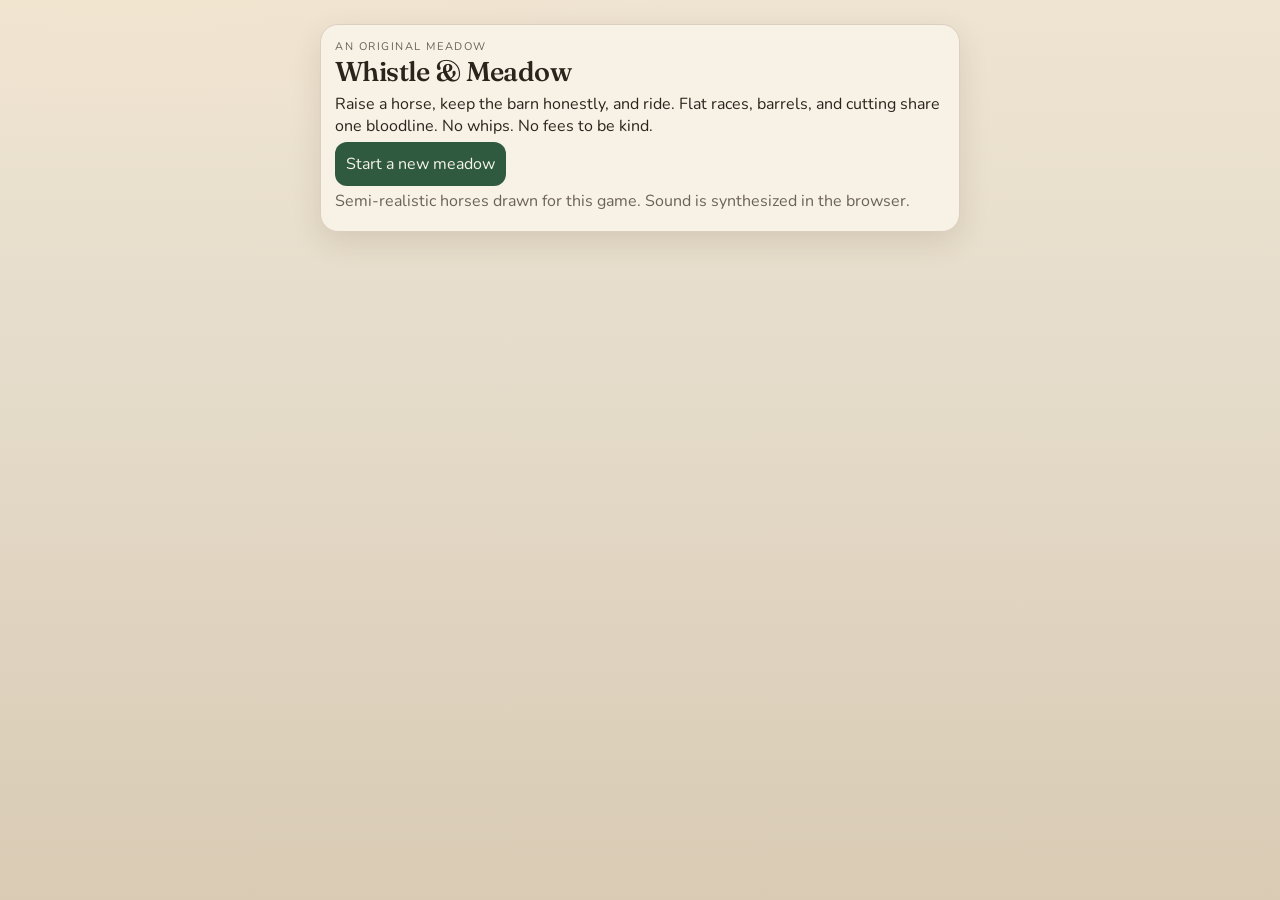
<file: derby/index.html>
<!DOCTYPE html>
<html lang="en">
<head>
  <meta charset="UTF-8" />
  <meta name="viewport" content="width=device-width, initial-scale=1, viewport-fit=cover" />
  <meta name="theme-color" content="#3d6b4f" />
  <title>Whistle &amp; Meadow</title>
  <link rel="icon" href="data:image/svg+xml,%3Csvg xmlns='http://www.w3.org/2000/svg' viewBox='0 0 64 64'%3E%3Crect fill='%233d6b4f' width='64' height='64' rx='14'/%3E%3Ctext y='46' x='32' text-anchor='middle' font-size='36'%3E%F0%9F%8D%80%3C/text%3E%3C/svg%3E" />
  <link rel="preconnect" href="https://fonts.googleapis.com" />
  <link rel="preconnect" href="https://fonts.gstatic.com" crossorigin />
  <link href="https://fonts.googleapis.com/css2?family=Fraunces:opsz,wght@9..144,560;9..144,700&family=Nunito:wght@500;650;700;800&display=swap" rel="stylesheet" />
  <script type="module" crossorigin src="/derby/assets/index-CY0VIRMo.js"></script>
  <link rel="stylesheet" crossorigin href="/derby/assets/index-CSrwmzSD.css">
</head>
<body>
  <div id="app"></div>
</body>
</html>
</file>
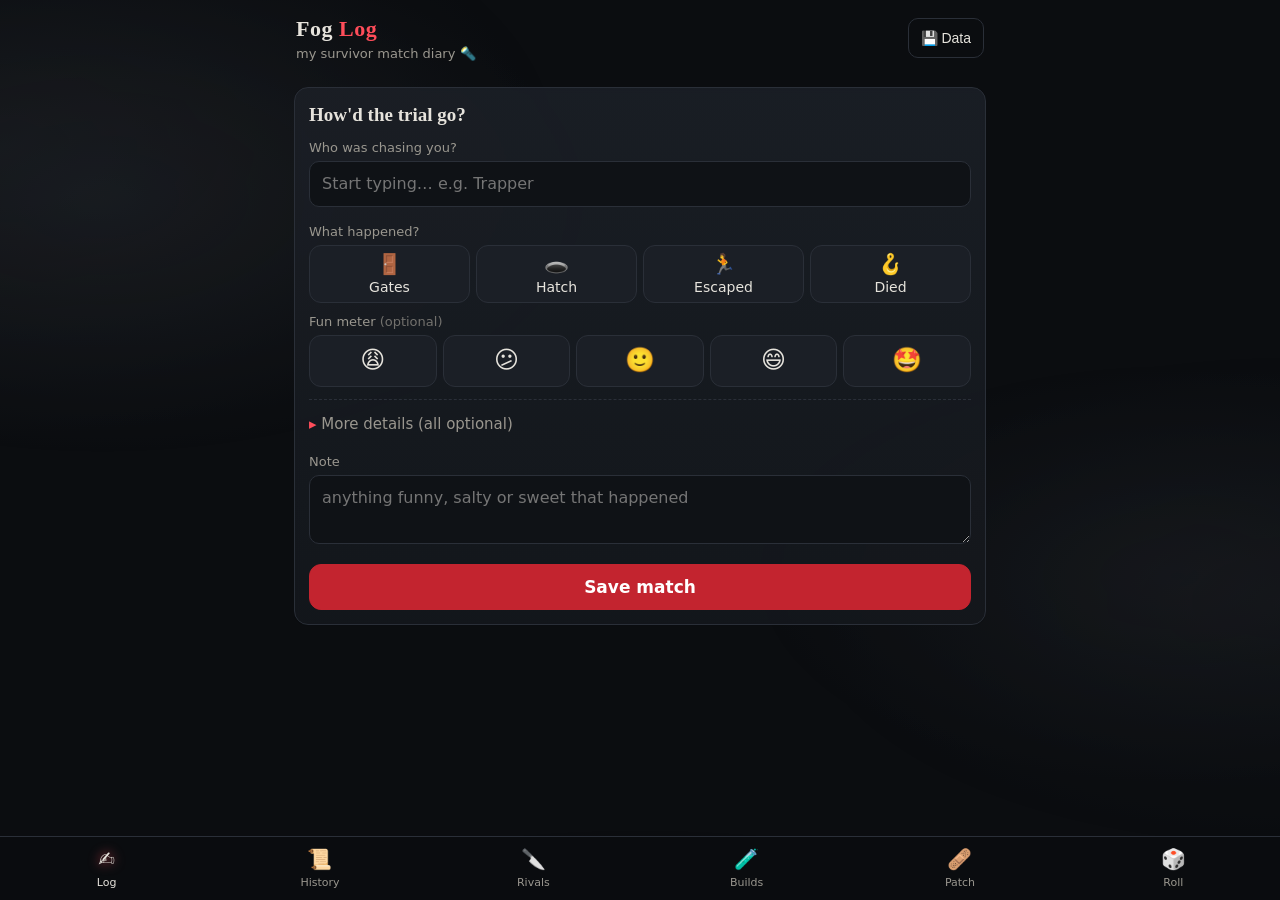
<file: src/template.html>
<!DOCTYPE html>
<html lang="en">
<head>
<meta charset="utf-8">
<meta name="viewport" content="width=device-width, initial-scale=1, viewport-fit=cover">
<meta name="theme-color" content="#0b0d10">
<title>Fog Log · my DbD matches</title>
<style>
:root{--bg:#0b0d10;--panel:#14171c;--panel2:#1b1f26;--line:#2a2f38;--txt:#e6e3dc;--dim:#9a978f;--red:#c3242f;--red2:#ff4d5a;--good:#4fbf7a;--warn:#e0a83a;--r:14px}
*{box-sizing:border-box}
html,body{margin:0;background:var(--bg);color:var(--txt);font:16px/1.4 system-ui,-apple-system,"Segoe UI",Roboto,sans-serif;-webkit-tap-highlight-color:transparent}
body{min-height:100vh;padding-bottom:calc(76px + env(safe-area-inset-bottom))}
.fog{position:fixed;inset:-20%;pointer-events:none;z-index:0;opacity:.55;
 background:radial-gradient(40% 30% at 20% 30%,rgba(140,150,165,.14),transparent 70%),radial-gradient(35% 25% at 80% 60%,rgba(120,130,145,.12),transparent 70%),radial-gradient(50% 30% at 50% 100%,rgba(195,36,47,.10),transparent 70%);
 animation:drift 28s ease-in-out infinite alternate}
.fog.b{animation-duration:41s;animation-direction:alternate-reverse;opacity:.35;transform:scale(1.2)}
@keyframes drift{from{transform:translate(-4%,-2%)}to{transform:translate(4%,3%)}}
@media (prefers-reduced-motion:reduce){.fog{animation:none}}
header,main,nav{position:relative;z-index:1}
header{display:flex;align-items:center;justify-content:space-between;padding:14px 16px 6px;max-width:720px;margin:0 auto}
h1{font-size:22px;margin:0;letter-spacing:.5px;font-family:Georgia,"Times New Roman",serif}
h1 span{color:var(--red2)}
.sub{color:var(--dim);font-size:13px;margin:0}
main{max-width:720px;margin:0 auto;padding:8px 14px 20px}
h2{font-family:Georgia,serif;font-size:19px;margin:18px 0 8px}
h3{font-size:15px;margin:16px 0 6px;color:var(--dim);text-transform:uppercase;letter-spacing:1px}
.card{background:linear-gradient(180deg,rgba(27,31,38,.92),rgba(20,23,28,.92));border:1px solid var(--line);border-radius:var(--r);padding:14px;margin:10px 0;backdrop-filter:blur(3px)}
label{display:block;font-size:13px;color:var(--dim);margin:10px 0 4px}
input,select,textarea{width:100%;font:inherit;color:var(--txt);background:#0f1216;border:1px solid var(--line);border-radius:10px;padding:11px 12px;min-height:44px}
input:focus,select:focus,textarea:focus{outline:2px solid var(--red);border-color:transparent}
textarea{min-height:64px;resize:vertical}
.row{display:flex;gap:8px}.row>*{flex:1}
.chips{display:flex;flex-wrap:wrap;gap:6px;margin-top:6px}
.chip{background:var(--panel2);border:1px solid var(--line);color:var(--txt);border-radius:999px;padding:6px 11px;font-size:13px;cursor:pointer}
.seg{display:grid;grid-template-columns:repeat(4,1fr);gap:6px}
.seg.n4{grid-template-columns:repeat(4,1fr)}.seg.n5{grid-template-columns:repeat(5,1fr)}
.seg button{min-height:52px;border-radius:12px;border:1px solid var(--line);background:var(--panel2);color:var(--txt);font:inherit;font-size:14px;cursor:pointer;padding:4px}
.seg button .e{display:block;font-size:20px}
.seg button.on{border-color:var(--red2);background:rgba(195,36,47,.25);box-shadow:0 0 0 1px var(--red2) inset}
.seg.fun button{font-size:24px}
.btn{display:inline-flex;align-items:center;justify-content:center;gap:6px;min-height:46px;padding:10px 16px;border-radius:12px;border:1px solid var(--line);background:var(--panel2);color:var(--txt);font:inherit;cursor:pointer;text-decoration:none}
.btn.primary{background:var(--red);border-color:var(--red);color:#fff;font-weight:600;width:100%;font-size:17px;margin-top:14px}
.btn.small{min-height:34px;padding:6px 10px;font-size:13px}
.btn.danger{color:var(--red2)}
details{margin-top:12px;border-top:1px dashed var(--line);padding-top:6px}
summary{cursor:pointer;color:var(--dim);padding:8px 0;list-style:none;font-size:15px}
summary::-webkit-details-marker{display:none}
summary::before{content:"▸ ";color:var(--red2)}details[open] summary::before{content:"▾ "}
nav{position:fixed;left:0;right:0;bottom:0;background:rgba(11,13,16,.96);border-top:1px solid var(--line);display:grid;grid-template-columns:repeat(6,1fr);padding-bottom:env(safe-area-inset-bottom);z-index:5}
nav button{background:none;border:0;color:var(--dim);font:inherit;font-size:11px;padding:8px 0 10px;cursor:pointer}
nav button .e{display:block;font-size:20px;margin-bottom:2px}
nav button.on{color:var(--txt)}nav button.on .e{filter:drop-shadow(0 0 6px var(--red2))}
.hidden{display:none!important}
.empty{text-align:center;color:var(--dim);padding:26px 10px}
.empty .big{font-size:42px}
table{width:100%;border-collapse:collapse;font-size:14px}
th,td{text-align:left;padding:8px 6px;border-bottom:1px solid var(--line);vertical-align:top}
th{color:var(--dim);font-weight:500;font-size:12px;text-transform:uppercase;letter-spacing:.5px}
td.n,th.n{text-align:right;white-space:nowrap}
tr.low td{opacity:.45}
.tablewrap{overflow-x:auto}
.bar{height:6px;background:#262a31;border-radius:3px;overflow:hidden;margin-top:4px;min-width:50px}.bar i{display:block;height:100%;background:var(--good)}
.match{display:flex;gap:10px;align-items:flex-start;padding:10px 0;border-bottom:1px solid var(--line)}
.match:last-child{border-bottom:0}
.badge{font-size:12px;border-radius:999px;padding:2px 8px;border:1px solid var(--line);white-space:nowrap}
.badge.esc{color:var(--good);border-color:rgba(79,191,122,.5)}.badge.die{color:var(--red2);border-color:rgba(255,77,90,.5)}
.meta{color:var(--dim);font-size:13px}
.grow{flex:1;min-width:0}
.toast{position:fixed;left:50%;bottom:calc(90px + env(safe-area-inset-bottom));transform:translateX(-50%);background:#22262e;border:1px solid var(--line);padding:10px 16px;border-radius:12px;z-index:9;opacity:0;transition:opacity .25s;pointer-events:none;max-width:90vw;text-align:center}
.toast.show{opacity:1}
.stat{display:grid;grid-template-columns:repeat(3,1fr);gap:8px;text-align:center}
.stat div{background:var(--panel2);border-radius:12px;padding:10px 4px}
.stat b{display:block;font-size:22px}
.stat span{font-size:12px;color:var(--dim)}
.up{color:var(--good)}.down{color:var(--red2)}
.hint{font-size:13px;color:var(--dim);margin:6px 0}
.gear{background:none;border:1px solid var(--line);color:var(--txt);border-radius:10px;min-height:40px;padding:0 12px;font-size:14px;cursor:pointer}
.chip.on{border-color:var(--red2);background:rgba(195,36,47,.25);box-shadow:0 0 0 1px var(--red2) inset}
.perkcard{display:flex;gap:10px;align-items:flex-start;padding:12px 0;border-bottom:1px solid var(--line)}
.perkcard:last-child{border-bottom:0}
.perkcard .num{font-family:Georgia,serif;font-size:22px;color:var(--red2);width:22px;text-align:center}
.perkcard.locked .num{color:var(--warn)}
.perkcard b{font-size:17px}
.lockbtn{min-width:44px;min-height:44px;border-radius:12px;border:1px solid var(--line);background:var(--panel2);font-size:20px;cursor:pointer;color:var(--txt)}
.perkcard.locked .lockbtn{border-color:var(--warn);background:rgba(224,168,58,.18)}
.tag{font-size:11px;color:var(--dim);border:1px solid var(--line);border-radius:999px;padding:1px 6px;margin-right:4px;white-space:nowrap}
.ownlist{max-height:320px;overflow:auto;margin-top:8px;border:1px solid var(--line);border-radius:10px}
.ownrow{border-bottom:1px solid var(--line)}
.ownrow .orow{display:flex;align-items:center;gap:10px;padding:4px 10px}
.ownname{flex:1;text-align:left;background:none;border:0;color:var(--txt);font:inherit;font-size:14px;padding:8px 0;cursor:pointer;min-height:40px}
.ownname::after{content:" ▸";color:var(--red2)}.ownrow.open .ownname::after{content:" ▾"}
.owntip{padding:0 12px 12px 40px;font-size:14px;display:none}.ownrow.open .owntip{display:block}
details.tip{margin-top:6px;border-top:0;padding-top:0}
details.tip summary{padding:6px 0;font-size:14px;color:var(--warn)}
details.tip summary::before{content:"💡 ";color:inherit}details.tip[open] summary::before{content:"💡 "}
.tiptext{background:rgba(224,168,58,.08);border-left:3px solid var(--warn);border-radius:8px;padding:8px 10px;font-size:14.5px;line-height:1.45}
.plan{border-color:rgba(224,168,58,.45)}
.plan h3{color:var(--warn)}
.plan .pitem{padding:10px 0;border-bottom:1px solid var(--line)}.plan .pitem:last-of-type{border-bottom:0}
.plan .pitem b{font-size:16px}
.gloss{font-size:13px;color:var(--dim);margin-top:8px}.gloss b{color:var(--txt);font-weight:600}
.ownlist input{width:20px;height:20px;min-height:0;accent-color:var(--red)}
@keyframes shake{0%,100%{transform:none}25%{transform:rotate(-8deg)}75%{transform:rotate(8deg)}}
.rolling{animation:shake .3s}
</style>
</head>
<body>
<div class="fog"></div><div class="fog b"></div>
<header>
 <div><h1>Fog <span>Log</span></h1><p class="sub">my survivor match diary 🔦</p></div>
 <button class="gear" id="gearBtn" aria-label="Backup and data">💾 Data</button>
</header>
<main>

<!-- LOG -->
<section id="v-log">
 <form id="logForm" class="card" autocomplete="off">
  <h2 id="formTitle" style="margin-top:0">How'd the trial go?</h2>
  <label for="f-killer">Who was chasing you?</label>
  <input id="f-killer" list="dl-killers" placeholder="Start typing… e.g. Trapper" required>
  <div class="chips" id="recentKillers"></div>

  <label>What happened?</label>
  <div class="seg n4" id="f-result">
   <button type="button" data-v="gates"><span class="e">🚪</span>Gates</button>
   <button type="button" data-v="hatch"><span class="e">🕳️</span>Hatch</button>
   <button type="button" data-v="escaped"><span class="e">🏃</span>Escaped</button>
   <button type="button" data-v="died"><span class="e">🪝</span>Died</button>
  </div>

  <label>Fun meter <span style="opacity:.7">(optional)</span></label>
  <div class="seg n5 fun" id="f-fun">
   <button type="button" data-v="1" title="1 – miserable">😩</button>
   <button type="button" data-v="2" title="2 – meh">😕</button>
   <button type="button" data-v="3" title="3 – fine">🙂</button>
   <button type="button" data-v="4" title="4 – fun">😄</button>
   <button type="button" data-v="5" title="5 – peak">🤩</button>
  </div>

  <details id="moreDetails">
   <summary>More details (all optional)</summary>
   <label for="f-build">Build name / theme</label>
   <input id="f-build" list="dl-builds" placeholder="e.g. all-flashlight clown build">
   <label>My 4 perks</label>
   <div class="row"><input id="f-p1" list="dl-perks" placeholder="Perk 1"><input id="f-p2" list="dl-perks" placeholder="Perk 2"></div>
   <div class="row" style="margin-top:8px"><input id="f-p3" list="dl-perks" placeholder="Perk 3"><input id="f-p4" list="dl-perks" placeholder="Perk 4"></div>
   <div class="chips"><button type="button" class="chip" id="lastPerksBtn">↺ same perks as last match</button></div>
   <div class="row">
    <div><label for="f-surv">I played as</label><input id="f-surv" list="dl-survs" placeholder="Survivor"></div>
    <div><label for="f-mates">Teammates escaped</label>
     <select id="f-mates"><option value="">–</option><option>0</option><option>1</option><option>2</option><option>3</option></select></div>
   </div>
   <label for="f-map">Map</label>
   <select id="f-map"><option value="">– not sure / skip –</option></select>
   <label for="f-kname">Killer player's name</label>
   <input id="f-kname" list="dl-knames" placeholder="their in-game name">
   <label for="f-date">Date</label>
   <input id="f-date" type="date">
  </details>
  <label for="f-note">Note</label>
  <textarea id="f-note" placeholder="anything funny, salty or sweet that happened"></textarea>
  <button class="btn primary" type="submit" id="saveBtn">Save match</button>
  <button class="btn hidden" type="button" id="cancelEdit" style="width:100%;margin-top:8px">Cancel edit</button>
 </form>
 <div id="logSummary"></div>
</section>

<!-- HISTORY -->
<section id="v-history" class="hidden">
 <h2>Match history</h2>
 <input id="histSearch" placeholder="🔍 filter by killer, perk, note, build…">
 <div class="card" id="histList"></div>
</section>

<!-- RIVALS -->
<section id="v-rivals" class="hidden">
 <h2>Rivals</h2>
 <div id="rivalsOut"></div>
</section>

<!-- BUILDS -->
<section id="v-builds" class="hidden">
 <h2>Builds &amp; perks</h2>
 <div class="card"><label for="minSample" style="margin-top:0">Minimum matches before a stat counts</label>
  <input id="minSample" type="number" min="1" max="100" value="5" inputmode="numeric">
  <p class="hint">Rows below this are faded: a 100% escape rate from 1 match is just luck 🍀</p></div>
 <div id="buildsOut"></div>
</section>

<!-- PATCH -->
<section id="v-patch" class="hidden">
 <h2>Patch report</h2>
 <div class="card"><label for="patchDate" style="margin-top:0">Patch went live on</label>
  <input id="patchDate" type="date">
  <label for="patchName">Patch name (optional)</label>
  <input id="patchName" placeholder="e.g. 10.2.0">
  <p class="hint">Matches on or after this date count as "after".</p></div>
 <div id="patchOut"></div>
</section>

<!-- ROLL -->
<section id="v-roll" class="hidden">
 <h2>Roll a build 🎲</h2>
 <div class="card">
  <label style="margin-top:0">What's the vibe? (optional, pick one or more)</label>
  <div class="chips" id="moodChips"></div>
  <button class="btn primary" id="rollBtn" type="button"><span id="rollDie">🎲</span> Roll 4 perks</button>
  <p class="hint" id="poolInfo"></p>
 </div>
 <div id="rollOut"></div>
 <div class="card">
  <details id="ownDetails" style="margin-top:0;border-top:0;padding-top:0">
   <summary>Perks I own (<span id="ownCount"></span>)</summary>
   <p class="hint">Untick perks you haven't unlocked so the dice never hand you one. Everything starts ticked. Tap a perk's name to read how to use it 💡</p>
   <input id="ownSearch" placeholder="🔍 find a perk or survivor">
   <div class="row" style="margin-top:8px"><button class="btn small" type="button" id="ownAll">Tick all</button><button class="btn small" type="button" id="ownNone">Untick all shown</button></div>
   <div class="ownlist" id="ownList"></div>
  </details>
 </div>
</section>

<!-- DATA -->
<section id="v-data" class="hidden">
 <h2>Backup &amp; data</h2>
 <div class="card">
  <p class="hint" style="margin-top:0">Your matches live only in this browser on this device. Back up now and then, especially before clearing browser data or switching phones.</p>
  <h3>Spreadsheet (CSV)</h3>
  <div class="row"><button class="btn" id="csvExport">⬇️ Export CSV</button><button class="btn" id="csvImportBtn">⬆️ Import CSV</button></div>
  <p class="hint">Import adds matches; ones already here (same id) are skipped.</p>
  <h3>Full backup (JSON)</h3>
  <div class="row"><button class="btn" id="jsonExport">⬇️ Backup</button><button class="btn" id="jsonImportBtn">⬆️ Restore</button></div>
  <p class="hint">Restore replaces everything here with the backup file.</p>
  <h3>Danger zone</h3>
  <button class="btn danger" id="wipeBtn">🗑️ Delete all matches</button>
  <input type="file" id="csvFile" accept=".csv,text/csv" class="hidden">
  <input type="file" id="jsonFile" accept=".json,application/json" class="hidden">
 </div>
 <p class="hint">Killer, survivor, perk &amp; map lists from the dbd.tricky.lol API (Oct 2026: 44 killers, 176 survivor perks). New killer not listed yet? Just type the name, it still works. Fan-made, not affiliated with Behaviour Interactive.</p>
</section>
</main>

<nav id="nav">
 <button data-v="log" class="on"><span class="e">✍️</span>Log</button>
 <button data-v="history"><span class="e">📜</span>History</button>
 <button data-v="rivals"><span class="e">🔪</span>Rivals</button>
 <button data-v="builds"><span class="e">🧪</span>Builds</button>
 <button data-v="patch"><span class="e">🩹</span>Patch</button>
 <button data-v="roll"><span class="e">🎲</span>Roll</button>
</nav>
<div class="toast" id="toast"></div>
<datalist id="dl-killers"></datalist><datalist id="dl-perks"></datalist><datalist id="dl-survs"></datalist>
<datalist id="dl-knames"></datalist><datalist id="dl-builds"></datalist>

<script>
"use strict";
const DATA = __DATA__;
const KEY = "dbdFogLog.v1", META = "dbdFogLog.meta.v1";
const RESULTS = {gates:"🚪 Gates",hatch:"🕳️ Hatch",escaped:"🏃 Escaped",died:"🪝 Died"};
const FUN = ["","😩","😕","🙂","😄","🤩"];
const $ = s => document.querySelector(s);
const esc = s => String(s ?? "").replace(/[&<>"']/g, c => ({"&":"&amp;","<":"&lt;",">":"&gt;",'"':"&quot;","'":"&#39;"}[c]));
const isEsc = r => r === "gates" || r === "hatch" || r === "escaped";
const pct = (a,b) => b ? Math.round(100*a/b) + "%" : "–";
const today = () => { const d = new Date(); return new Date(d - d.getTimezoneOffset()*60000).toISOString().slice(0,10); };
const uid = () => Date.now().toString(36) + Math.random().toString(36).slice(2,7);
const norm = s => String(s||"").trim().toLowerCase();

let matches = [], meta = {};
function load(){
 try { matches = JSON.parse(localStorage.getItem(KEY)) || []; } catch(e){ matches = []; }
 try { meta = JSON.parse(localStorage.getItem(META)) || {}; } catch(e){ meta = {}; }
 if(!Array.isArray(matches)) matches = [];
 meta.rivalNotes = meta.rivalNotes || {};
}
function save(){ localStorage.setItem(KEY, JSON.stringify(matches)); localStorage.setItem(META, JSON.stringify(meta)); }
function toast(t){ const el=$("#toast"); el.textContent=t; el.classList.add("show"); clearTimeout(toast.t); toast.t=setTimeout(()=>el.classList.remove("show"),2200); }
const sorted = () => [...matches].sort((a,b)=> (b.date||"").localeCompare(a.date||"") || (b.created||0)-(a.created||0));

// ---------- static lists ----------
function fillLists(){
 $("#dl-killers").innerHTML = DATA.killers.map(k=>`<option value="${esc(k)}">`).join("");
 $("#dl-perks").innerHTML = DATA.perks.map(([p,o])=>`<option value="${esc(p)}">${esc(o)}</option>`).join("");
 $("#dl-survs").innerHTML = DATA.survivors.map(s=>`<option value="${esc(s)}">`).join("");
 let html = '<option value="">– not sure / skip –</option>', realm = null;
 for(const [m,r] of DATA.maps){ if(r!==realm){ if(realm!==null) html+="</optgroup>"; html+=`<optgroup label="${esc(r||"Other")}">`; realm=r; } html+=`<option>${esc(m)}</option>`; }
 $("#f-map").innerHTML = html + "</optgroup>";
}
function fillDynamicLists(){
 const names = [...new Set(matches.map(m=>m.killerName).filter(Boolean))];
 $("#dl-knames").innerHTML = names.map(n=>`<option value="${esc(n)}">`).join("");
 const builds = [...new Set(matches.map(m=>m.build).filter(Boolean))];
 $("#dl-builds").innerHTML = builds.map(n=>`<option value="${esc(n)}">`).join("");
 const recent = [...new Set(sorted().map(m=>m.killer))].slice(0,6);
 $("#recentKillers").innerHTML = recent.map(k=>`<button type="button" class="chip" data-k="${esc(k)}">${esc(k)}</button>`).join("");
}
// match typed text to canonical name (case-insensitive), else keep as typed
function canon(v, list){ const n=norm(v); if(!n) return ""; const hit=list.find(x=>norm(x)===n); return hit || String(v).trim(); }
const PERKNAMES = DATA.perks.map(p=>p[0]);

// ---------- form ----------
let editingId = null;
function segVal(id){ const b=document.querySelector(`#${id} button.on`); return b ? b.dataset.v : ""; }
function setSeg(id,v){ document.querySelectorAll(`#${id} button`).forEach(b=>b.classList.toggle("on", b.dataset.v===String(v))); }
document.querySelectorAll(".seg").forEach(seg=>seg.addEventListener("click",e=>{
 const b=e.target.closest("button"); if(!b) return;
 const was=b.classList.contains("on");
 seg.querySelectorAll("button").forEach(x=>x.classList.remove("on"));
 if(!(was && seg.id==="f-fun")) b.classList.add("on"); // tap fun again to clear
}));
$("#recentKillers").addEventListener("click",e=>{ const b=e.target.closest("[data-k]"); if(b) $("#f-killer").value=b.dataset.k; });
$("#lastPerksBtn").addEventListener("click",()=>{
 const last=sorted().find(m=>(m.perks||[]).some(Boolean));
 if(!last) return toast("No perks logged yet");
 [1,2,3,4].forEach(i=>$("#f-p"+i).value=last.perks[i-1]||"");
 if(!$("#f-build").value && last.build) $("#f-build").value=last.build;
});
function resetForm(){
 $("#logForm").reset(); setSeg("f-result",""); setSeg("f-fun","");
 $("#f-date").value=today(); editingId=null;
 $("#formTitle").textContent="How'd the trial go?"; $("#saveBtn").textContent="Save match";
 $("#cancelEdit").classList.add("hidden"); $("#moreDetails").open=false;
}
function readForm(){
 return {
  date: $("#f-date").value || today(),
  killer: canon($("#f-killer").value, DATA.killers),
  result: segVal("f-result"),
  fun: Number(segVal("f-fun")) || 0,
  build: $("#f-build").value.trim(),
  perks: [1,2,3,4].map(i=>canon($("#f-p"+i).value, PERKNAMES)),
  survivor: canon($("#f-surv").value, DATA.survivors),
  mates: $("#f-mates").value,
  map: $("#f-map").value,
  killerName: $("#f-kname").value.trim(),
  note: $("#f-note").value.trim()
 };
}
$("#logForm").addEventListener("submit",e=>{
 e.preventDefault();
 const m=readForm();
 if(!m.killer){ toast("Pick who chased you 🔪"); $("#f-killer").focus(); return; }
 if(!m.result){ toast("Tap what happened 🚪🕳️🏃🪝"); return; }
 if(editingId){
  const i=matches.findIndex(x=>x.id===editingId);
  if(i>=0) matches[i]={...matches[i],...m};
  toast("Match updated ✏️");
 } else {
  matches.push({id:uid(), created:Date.now(), ...m});
  toast(isEsc(m.result) ? "Escaped! Logged 🎉" : "Logged. Better luck next trial 🪝");
 }
 save(); const wasEdit=!!editingId; resetForm(); renderAll();
 if(wasEdit) show("history");
});
$("#cancelEdit").addEventListener("click",()=>{ resetForm(); show("history"); });
function editMatch(id){
 const m=matches.find(x=>x.id===id); if(!m) return;
 show("log"); editingId=id;
 $("#f-killer").value=m.killer; setSeg("f-result",m.result); setSeg("f-fun",m.fun||"");
 $("#f-build").value=m.build||""; [1,2,3,4].forEach(i=>$("#f-p"+i).value=(m.perks||[])[i-1]||"");
 $("#f-surv").value=m.survivor||""; $("#f-mates").value=m.mates??""; $("#f-map").value=m.map||"";
 $("#f-kname").value=m.killerName||""; $("#f-date").value=m.date||today(); $("#f-note").value=m.note||"";
 $("#moreDetails").open=true; $("#formTitle").textContent="Edit match"; $("#saveBtn").textContent="Save changes";
 $("#cancelEdit").classList.remove("hidden"); window.scrollTo(0,0);
}

// ---------- stats helpers ----------
function group(list, keyFn){
 const g=new Map();
 for(const m of list){ for(const k of [].concat(keyFn(m)).filter(Boolean)){
  const key=norm(k); if(!g.has(key)) g.set(key,{name:k,n:0,e:0,funSum:0,funN:0,items:[]});
  const o=g.get(key); o.n++; if(isEsc(m.result)) o.e++; if(m.fun){o.funSum+=m.fun;o.funN++;} o.items.push(m);
 }}
 return [...g.values()];
}
const avgFun = o => o.funN ? (o.funSum/o.funN) : null;
const funCell = o => { const a=avgFun(o); return a==null ? "–" : `${FUN[Math.round(a)]} ${a.toFixed(1)}`; };
const rateCell = o => `${pct(o.e,o.n)}<div class="bar"><i style="width:${o.n?100*o.e/o.n:0}%"></i></div>`;
function emptyBox(icon, title, text){ return `<div class="card empty"><div class="big">${icon}</div><p><b>${title}</b></p><p>${text}</p></div>`; }

// ---------- renders ----------
function renderSummary(){
 const n=matches.length;
 if(!n){ $("#logSummary").innerHTML=emptyBox("🌫️","The fog is empty… for now","Log your next match above: just the killer and what happened, about 10 seconds. Everything else is optional. Once you have a few, check Rivals, Builds and Patch for your stats."); return; }
 const e=matches.filter(m=>isEsc(m.result)).length;
 const f=matches.filter(m=>m.fun); const fa=f.length? (f.reduce((s,m)=>s+m.fun,0)/f.length):null;
 const t=today(), tm=matches.filter(m=>m.date===t), te=tm.filter(m=>isEsc(m.result)).length;
 $("#logSummary").innerHTML=`<div class="card"><div class="stat">
  <div><b>${n}</b><span>matches</span></div>
  <div><b>${pct(e,n)}</b><span>escape rate</span></div>
  <div><b>${fa==null?"–":FUN[Math.round(fa)]+" "+fa.toFixed(1)}</b><span>avg fun</span></div></div>
  <p class="hint" style="text-align:center;margin-bottom:0">Today: ${tm.length} match${tm.length===1?"":"es"}${tm.length?`, ${te} escape${te===1?"":"s"}`:""}</p></div>`;
}
function renderHistory(){
 if(!matches.length){ $("#histList").innerHTML=`<div class="empty"><div class="big">📜</div><p>No matches yet. Head to <b>Log</b> and add your first one!</p></div>`; return; }
 const q=norm($("#histSearch").value);
 const list=sorted().filter(m=>!q || norm([m.killer,m.killerName,m.build,m.note,m.map,m.survivor,...(m.perks||[]),m.result,m.date].join(" ")).includes(q));
 if(!list.length){ $("#histList").innerHTML=`<div class="empty">Nothing matches "${esc(q)}"</div>`; return; }
 $("#histList").innerHTML=list.map(m=>{
  const extra=[m.survivor&&("as "+m.survivor), m.map, m.mates!==""&&m.mates!=null&&(`${m.mates}/3 mates out`), m.killerName&&("vs "+m.killerName)].filter(Boolean).map(esc).join(" · ");
  const perks=(m.perks||[]).filter(Boolean).map(esc).join(", ");
  return `<div class="match"><div class="grow">
   <div><b>${esc(m.killer)}</b> <span class="badge ${isEsc(m.result)?"esc":"die"}">${RESULTS[m.result]||esc(m.result)}</span> ${m.fun?FUN[m.fun]:""}</div>
   <div class="meta">${esc(m.date)}${extra?" · "+extra:""}</div>
   ${m.build?`<div class="meta">🎭 ${esc(m.build)}</div>`:""}
   ${perks?`<div class="meta">🧩 ${perks}</div>`:""}
   ${m.note?`<div class="meta" style="color:var(--txt)">“${esc(m.note)}”</div>`:""}
  </div><div style="display:flex;flex-direction:column;gap:6px">
   <button class="btn small" data-edit="${esc(m.id)}">Edit</button><button class="btn small danger" data-del="${esc(m.id)}">Delete</button></div></div>`;
 }).join("");
}
$("#histList").addEventListener("click",e=>{
 const ed=e.target.closest("[data-edit]"), de=e.target.closest("[data-del]");
 if(ed) editMatch(ed.dataset.edit);
 if(de && confirm("Delete this match?")){ matches=matches.filter(m=>m.id!==de.dataset.del); save(); renderAll(); toast("Deleted"); }
});
$("#histSearch").addEventListener("input",renderHistory);

function renderRivals(){
 if(!matches.length){ $("#rivalsOut").innerHTML=emptyBox("🔪","No rivals yet","Every killer you log shows up here with how often you've faced them, how often you got out, and how fun they were. Add the killer player's name under <i>More details</i> to track specific people too."); return; }
 const ks=group(matches,m=>m.killer).sort((a,b)=>b.n-a.n);
 let h=`<div class="card"><h3 style="margin-top:0">By killer</h3><div class="tablewrap"><table><tr><th>Killer</th><th class="n">Faced</th><th class="n">Escaped</th><th class="n">Fun</th></tr>`+
  ks.map(o=>`<tr><td>${esc(o.name)}</td><td class="n">${o.n}</td><td class="n">${rateCell(o)}</td><td class="n">${funCell(o)}</td></tr>`).join("")+`</table></div>`;
 const best=ks.filter(o=>o.n>=3).sort((a,b)=>b.e/b.n-a.e/a.n);
 if(best.length>=2) h+=`<p class="hint">😎 You do best vs <b>${esc(best[0].name)}</b>; your nemesis is <b>${esc(best[best.length-1].name)}</b> (min 3 matches).</p>`;
 h+=`</div>`;
 const ps=group(matches.filter(m=>m.killerName),m=>m.killerName).sort((a,b)=>b.n-a.n);
 h+=`<div class="card"><h3 style="margin-top:0">Killer players you've met</h3>`;
 if(!ps.length) h+=`<p class="hint">Add a killer's in-game name under <i>More details</i> when logging, and repeat offenders (or sweethearts) show up here.</p>`;
 else h+=ps.map(o=>{
  const played=[...new Set(o.items.map(m=>m.killer))].map(esc).join(", ");
  const notes=o.items.filter(m=>m.note).slice(-3).map(m=>`<div class="meta">• ${esc(m.date)}: ${esc(m.note)}</div>`).join("");
  const key=norm(o.name);
  return `<div class="match"><div class="grow"><b>${esc(o.name)}</b> <span class="meta">played ${played}</span>
   <div class="meta">Faced ${o.n}× · escaped ${pct(o.e,o.n)} · fun ${funCell(o)}</div>${notes}
   <input class="rnote" data-k="${esc(key)}" placeholder="Your notes on this player (e.g. friendly, tunnels, farms)" value="${esc(meta.rivalNotes[key]||"")}" style="margin-top:6px"></div></div>`;
 }).join("");
 $("#rivalsOut").innerHTML=h+`</div>`;
}
$("#rivalsOut").addEventListener("change",e=>{ const i=e.target.closest(".rnote"); if(i){ meta.rivalNotes[i.dataset.k]=i.value.trim(); save(); toast("Note saved"); } });

function renderBuilds(){
 const min=Math.max(1, Number($("#minSample").value)||5); meta.minSample=min; save();
 if(!matches.length){ $("#buildsOut").innerHTML=emptyBox("🧪","No builds yet","Open <i>More details</i> when logging to add your perks and a build name like “all-flashlight clown build”. You'll see escape rate and fun per perk, per 4-perk combo and per theme."); return; }
 const table=(title,rows,label,showFun)=>{
  if(!rows.length) return `<div class="card"><h3 style="margin-top:0">${title}</h3><p class="hint">Nothing logged here yet.</p></div>`;
  return `<div class="card"><h3 style="margin-top:0">${title}</h3><div class="tablewrap"><table><tr><th>${label}</th><th class="n">Used</th><th class="n">Escaped</th>${showFun?'<th class="n">Fun</th>':""}</tr>`+
   rows.map(o=>`<tr class="${o.n<min?"low":""}"><td>${esc(o.name)}${o.n<min?` <span class="meta">(need ${min-o.n} more)</span>`:""}</td><td class="n">${o.n}</td><td class="n">${rateCell(o)}</td>${showFun?`<td class="n">${funCell(o)}</td>`:""}</tr>`).join("")+`</table></div></div>`;
 };
 const sortRows=r=>r.sort((a,b)=>(b.n>=min)-(a.n>=min) || (b.e/b.n)-(a.e/a.n) || b.n-a.n);
 const themes=sortRows(group(matches,m=>m.build));
 const perks=sortRows(group(matches,m=>(m.perks||[]).filter(Boolean)));
 const full=sortRows(group(matches.filter(m=>(m.perks||[]).filter(Boolean).length===4),m=>[...m.perks].sort((a,b)=>a.localeCompare(b)).join(" + ")));
 const funThemes=themes.filter(o=>o.funN).sort((a,b)=>avgFun(b)-avgFun(a));
 let h="";
 if(funThemes.length) h+=`<p class="hint">🤡 Most fun theme so far: <b>${esc(funThemes[0].name)}</b> (${funCell(funThemes[0])})</p>`;
 h+=table("Build themes",themes,"Theme",true)+table("Each perk",perks,"Perk",true)+table("Full 4-perk builds",full,"Build",true);
 $("#buildsOut").innerHTML=h;
}
$("#minSample").addEventListener("input",renderBuilds);

function renderPatch(){
 const d=$("#patchDate").value; meta.patchDate=d; meta.patchName=$("#patchName").value.trim(); save();
 if(!matches.length){ $("#patchOut").innerHTML=emptyBox("🩹","Nothing to compare yet","Log matches over time, then enter the date a patch dropped to see if it changed your escape rate and fun, killer by killer."); return; }
 if(!d){ $("#patchOut").innerHTML=`<div class="card empty">Pick the patch date above to compare before vs after.</div>`; return; }
 const before=matches.filter(m=>m.date<d), after=matches.filter(m=>m.date>=d);
 const sum=l=>({n:l.length,e:l.filter(m=>isEsc(m.result)).length,funN:l.filter(m=>m.fun).length,funSum:l.reduce((s,m)=>s+(m.fun||0),0)});
 const B=sum(before), A=sum(after);
 const delta=(a,b)=>{ if(!a.n||!b.n) return "–"; const v=Math.round(100*a.e/a.n-100*b.e/b.n); return `<span class="${v>0?"up":v<0?"down":""}">${v>0?"+":""}${v} pts</span>`; };
 let h=`<div class="card"><h3 style="margin-top:0">${esc(meta.patchName||"Patch")} overall</h3><div class="stat">
  <div><b>${pct(B.e,B.n)}</b><span>before (${B.n})</span></div><div><b>${pct(A.e,A.n)}</b><span>after (${A.n})</span></div><div><b>${delta(A,B)}</b><span>change</span></div></div>
  <p class="hint" style="margin-bottom:0">Fun: ${funCell(B)} before → ${funCell(A)} after. Small samples swing a lot, so give it 20+ matches each side before trusting it.</p></div>`;
 const bk=new Map(group(before,m=>m.killer).map(o=>[norm(o.name),o])), ak=new Map(group(after,m=>m.killer).map(o=>[norm(o.name),o]));
 const keys=[...new Set([...bk.keys(),...ak.keys()])];
 const rows=keys.map(k=>({name:(ak.get(k)||bk.get(k)).name,b:bk.get(k)||{n:0,e:0},a:ak.get(k)||{n:0,e:0}})).sort((x,y)=>(y.a.n+y.b.n)-(x.a.n+x.b.n));
 h+=`<div class="card"><h3 style="margin-top:0">By killer</h3><div class="tablewrap"><table><tr><th>Killer</th><th class="n">Before</th><th class="n">After</th><th class="n">Change</th></tr>`+
  rows.map(r=>`<tr><td>${esc(r.name)}</td><td class="n">${pct(r.b.e,r.b.n)} <span class="meta">(${r.b.n})</span></td><td class="n">${pct(r.a.e,r.a.n)} <span class="meta">(${r.a.n})</span></td><td class="n">${delta(r.a,r.b)}</td></tr>`).join("")+`</table></div></div>`;
 $("#patchOut").innerHTML=h;
}
$("#patchDate").addEventListener("change",renderPatch);$("#patchName").addEventListener("input",renderPatch);

function renderAll(){ fillDynamicLists(); renderSummary(); renderHistory(); renderRivals(); renderBuilds(); renderPatch(); }

// ---------- nav ----------
const VIEWS=["log","history","rivals","builds","patch","roll","data"];
function show(v){
 VIEWS.forEach(x=>$("#v-"+x).classList.toggle("hidden",x!==v));
 document.querySelectorAll("#nav button").forEach(b=>b.classList.toggle("on",b.dataset.v===v));
 window.scrollTo(0,0);
}
$("#nav").addEventListener("click",e=>{ const b=e.target.closest("button"); if(b) show(b.dataset.v); });
$("#gearBtn").addEventListener("click",()=>show($("#v-data").classList.contains("hidden")?"data":"log"));

// ---------- CSV / JSON ----------
const COLS=["id","date","killer","result","fun","build","perk1","perk2","perk3","perk4","survivor","teammates_escaped","map","killer_name","note"];
function csvCell(v){ v=String(v??""); if(/^[=+\-@\t\r]/.test(v)) v="'"+v; return /[",\n\r]/.test(v)?`"${v.replace(/"/g,'""')}"`:v; }
function toCSV(){
 return [COLS.join(",")].concat(sorted().map(m=>[m.id,m.date,m.killer,m.result,m.fun||"",m.build,...[0,1,2,3].map(i=>(m.perks||[])[i]||""),m.survivor,m.mates,m.map,m.killerName,m.note].map(csvCell).join(","))).join("\r\n");
}
function parseCSV(text){
 const rows=[]; let row=[], f="", q=false;
 text=text.replace(/^\uFEFF/,"");
 for(let i=0;i<text.length;i++){ const c=text[i];
  if(q){ if(c==='"'){ if(text[i+1]==='"'){f+='"';i++;} else q=false; } else f+=c; }
  else if(c==='"') q=true; else if(c===","){row.push(f);f="";}
  else if(c==="\n"||c==="\r"){ if(c==="\r"&&text[i+1]==="\n") i++; row.push(f); rows.push(row); row=[]; f=""; }
  else f+=c; }
 if(f!==""||row.length){ row.push(f); rows.push(row); }
 return rows.filter(r=>r.some(x=>x.trim()!==""));
}
function download(name, text, type){
 const a=document.createElement("a"); a.href=URL.createObjectURL(new Blob([text],{type})); a.download=name;
 document.body.appendChild(a); a.click(); setTimeout(()=>{URL.revokeObjectURL(a.href);a.remove();},500);
}
const unq=v=>String(v||"").trim().replace(/^'(?=[=+\-@])/,"");
function rowToMatch(o){
 let r=norm(o.result); if(r==="escape"||r==="escaped (gates)") r="gates"; if(r==="dead"||r==="sacrificed"||r==="killed") r="died";
 if(!RESULTS[r]) return null;
 const killer=canon(unq(o.killer),DATA.killers); if(!killer) return null;
 let date=unq(o.date); if(!/^\d{4}-\d{2}-\d{2}$/.test(date)) { const d=new Date(date); date=isNaN(d)?today():new Date(d-d.getTimezoneOffset()*60000).toISOString().slice(0,10); }
 const fun=Math.min(5,Math.max(0,parseInt(o.fun)||0)); const mates=/^[0-3]$/.test(unq(o.teammates_escaped))?unq(o.teammates_escaped):"";
 return {id:unq(o.id)||uid(), created:Date.now(), date, killer, result:r, fun, build:unq(o.build),
  perks:["perk1","perk2","perk3","perk4"].map(k=>canon(unq(o[k]),PERKNAMES)), survivor:canon(unq(o.survivor),DATA.survivors),
  mates, map:unq(o.map), killerName:unq(o.killer_name), note:unq(o.note)};
}
function importCSV(text){
 const rows=parseCSV(text); if(rows.length<2) return toast("That CSV looks empty");
 const head=rows[0].map(h=>norm(h).replace(/\s+/g,"_"));
 if(!head.includes("killer")||!head.includes("result")) return toast("CSV needs at least 'killer' and 'result' columns");
 const ids=new Set(matches.map(m=>m.id)); let added=0, skipped=0, bad=0;
 for(const r of rows.slice(1)){ const o={}; head.forEach((h,i)=>o[h]=r[i]);
  const m=rowToMatch(o); if(!m){bad++;continue;} if(ids.has(m.id)){skipped++;continue;} ids.add(m.id); matches.push(m); added++; }
 save(); renderAll(); toast(`Imported ${added}${skipped?`, skipped ${skipped} duplicate`:""}${bad?`, ${bad} unreadable`:""}`);
}
$("#csvExport").addEventListener("click",()=>{ if(!matches.length) return toast("No matches to export yet"); download(`fog-log-${today()}.csv`,"\uFEFF"+toCSV(),"text/csv"); });
$("#jsonExport").addEventListener("click",()=>download(`fog-log-backup-${today()}.json`,JSON.stringify({app:"fog-log",version:1,exported:new Date().toISOString(),matches,meta},null,1),"application/json"));
$("#csvImportBtn").addEventListener("click",()=>$("#csvFile").click());
$("#jsonImportBtn").addEventListener("click",()=>$("#jsonFile").click());
$("#csvFile").addEventListener("change",async e=>{ const f=e.target.files[0]; if(f) importCSV(await f.text()); e.target.value=""; });
function restoreJSON(text){
 let d; try{ d=JSON.parse(text);}catch(err){ return toast("That's not a valid backup file"); }
 const list=Array.isArray(d)?d:d.matches; if(!Array.isArray(list)) return toast("No matches found in that file");
 const clean=list.map(m=>rowToMatch({...m,perk1:(m.perks||[])[0],perk2:(m.perks||[])[1],perk3:(m.perks||[])[2],perk4:(m.perks||[])[3],teammates_escaped:m.mates,killer_name:m.killerName})).filter(Boolean)
  .map((m,i)=>({...m,created:list[i]&&list[i].created||m.created}));
 if(!confirm(`Replace your ${matches.length} match(es) with ${clean.length} from the backup?`)) return;
 matches=clean; if(d.meta&&typeof d.meta==="object") meta={...d.meta,rivalNotes:d.meta.rivalNotes||{}};
 save(); syncInputs(); renderAll(); initRoll(); toast(`Restored ${clean.length} matches`);
}
$("#jsonFile").addEventListener("change",async e=>{ const f=e.target.files[0]; if(f) restoreJSON(await f.text()); e.target.value=""; });
$("#wipeBtn").addEventListener("click",()=>{ if(matches.length && confirm(`Delete all ${matches.length} matches? Back up first if unsure!`)){ matches=[]; save(); renderAll(); toast("All cleared"); } });

// ---------- ROLL A BUILD ----------
// Mood tags for every survivor perk. Source of truth: data/perk_tags.txt (rebuild with src/build.py).
// Format: "Perk name": ["mood,mood", "one-line description"]
const PERK_TAGS = __PERK_TAGS__;
// Beginner "How to use it" tips. Source of truth: data/perk_tips.txt (rebuild with src/build.py).
const PERK_TIPS = __PERK_TIPS__;
const MOODS = [
 {id:"annoy",  label:"😈 Annoy the killer",  name:"Annoy the killer"},
 {id:"hidden", label:"🫥 Stay hidden",        name:"Stay hidden"},
 {id:"chase",  label:"🏃 Chase / escape",     name:"Chase"},
 {id:"support",label:"🩹 Healing / support",  name:"Support"},
 {id:"gens",   label:"⚙️ Gens / objectives",  name:"Gen jockey"},
 {id:"lucky",  label:"🍀 Lucky / hatch",      name:"Lucky"},
 {id:"chaos",  label:"🤡 Pure chaos / meme",  name:"Pure chaos"}
];
const OWNER = Object.fromEntries(DATA.perks.map(p=>[p[0],p[1]]));
const perkTags = n => (PERK_TAGS[n] ? PERK_TAGS[n][0].split(",") : []);
let roll = [null,null,null,null], locked = [false,false,false,false];
// No mood selected = "Totally random" (any owned perk). Old saved states may hold unknown ids; ignore them.
const selMoods = () => Array.isArray(meta.moods) ? meta.moods.filter(id=>MOODS.some(x=>x.id===id)) : [];
const unowned = () => new Set(meta.unowned || []);
function rollPool(){
 const moods=selMoods(), no=unowned();
 return Object.keys(PERK_TAGS).filter(n=>!no.has(n) && (!moods.length || perkTags(n).some(t=>moods.includes(t))));
}
function renderMoods(){
 const m=selMoods();
 const total=Object.keys(PERK_TAGS).length;
 $("#moodChips").innerHTML=`<button type="button" class="chip ${m.length?"":"on"}" data-m="__random">🎲 Totally random <span class="meta">${total}</span></button>`+MOODS.map(x=>`<button type="button" class="chip ${m.includes(x.id)?"on":""}" data-m="${x.id}">${x.label} <span class="meta">${Object.keys(PERK_TAGS).filter(n=>perkTags(n).includes(x.id)).length}</span></button>`).join("");
 const pool=rollPool(), need=4-locked.filter(Boolean).length;
 $("#poolInfo").textContent =
  `${pool.length} perk${pool.length===1?"":"s"} in the hat${m.length?"":" (any vibe)"}${(meta.unowned||[]).length?` (skipping ${(meta.unowned||[]).length} you don't own)`:""}.` + (pool.length<need? (m.length?" Not enough to fill 4 slots, so add another vibe or tick more owned perks.":" Not enough to fill 4 slots, so tick more owned perks."):"");
}
$("#moodChips").addEventListener("click",e=>{
 const b=e.target.closest("[data-m]"); if(!b) return;
 const m=new Set(selMoods());
 if(b.dataset.m==="__random") m.clear(); else m.has(b.dataset.m)?m.delete(b.dataset.m):m.add(b.dataset.m);
 meta.moods=MOODS.map(x=>x.id).filter(id=>m.has(id)); save(); renderMoods();
});
function shuffle(a){ for(let i=a.length-1;i>0;i--){ const j=Math.floor(Math.random()*(i+1)); [a[i],a[j]]=[a[j],a[i]]; } return a; }
function doRoll(){ showPlan=false;
 const no=unowned(); locked=locked.map((l,i)=>l&&!!roll[i]&&!no.has(roll[i])); // unowned perks can't stay locked
 const keep=roll.filter((p,i)=>locked[i]);
 const pool=shuffle(rollPool().filter(n=>!keep.includes(n)));
 const need=locked.filter(l=>!l).length;
 if(pool.length<need) return toast(selMoods().length?"Not enough perks for that vibe. Add another mood!":"Not enough owned perks. Tick more in Perks I own!");
 roll=roll.map((p,i)=> locked[i] ? p : pool.pop());
 const d=$("#rollDie"); d.classList.remove("rolling"); void d.offsetWidth; d.classList.add("rolling");
 meta.lastRoll={roll,locked}; save(); renderRoll(); renderMoods();
}
function rollBuildName(){
 const names=MOODS.filter(x=>selMoods().includes(x.id)).map(x=>x.name);
 if(!names.length) return "Totally random roll";
 return (names.length>2 ? names.slice(0,2).join(" + ")+" + more" : names.join(" + ")) + " roll";
}
function renderRoll(){
 if(!roll.some(Boolean)){ $("#rollOut").innerHTML=`<div class="card empty"><div class="big">🎲</div><p>Hit <b>Roll</b> for a totally random build (Chaos Shuffle style), or pick a vibe first. Lock (🔒) any perk you like, then reroll the rest. Every perk has a 💡 tip, and <b>Game plan</b> shows all 4 at once for the lobby. Hit <b>Use this build</b> and it's ready in the Log.</p></div>`; return; }
 $("#rollOut").innerHTML=`<div class="card">`+roll.map((p,i)=>{
  if(!p) return "";
  const info=PERK_TAGS[p]||["",""];
  const tags=perkTags(p).map(t=>{const m=MOODS.find(x=>x.id===t);return `<span class="tag">${m?m.label:esc(t)}</span>`;}).join("");
  return `<div class="perkcard ${locked[i]?"locked":""}"><div class="num">${i+1}</div><div class="grow">
   <b>${esc(p)}</b> <span class="meta">· ${esc(OWNER[p]||"")}</span>
   <div style="margin:3px 0">${esc(info[1])}</div><div>${tags}</div>
   <details class="tip" ${showTips?"open":""}><summary>How to use it</summary><div class="tiptext">${esc(PERK_TIPS[p]||"No tip yet.")}</div></details></div>
   <button type="button" class="lockbtn" data-lock="${i}" aria-label="${locked[i]?"Unlock":"Lock"} perk ${i+1}">${locked[i]?"🔒":"🔓"}</button></div>`;
 }).join("")+`<div class="row" style="margin-top:10px"><button class="btn" type="button" id="rerollBtn">🎲 Reroll unlocked</button><button class="btn" type="button" id="useBuild" style="background:var(--red);border-color:var(--red);color:#fff;font-weight:600">✅ Use this build</button></div>
  <div class="row" style="margin-top:8px"><button class="btn" type="button" id="planBtn">📋 Game plan</button><button class="btn" type="button" id="tipsToggle">${showTips?"🙈 Hide all tips":"💡 Show all tips"}</button></div>
  <p class="hint" style="margin-bottom:0">Build name will be: <b>${esc(rollBuildName())}</b></p></div>
  <div id="planOut">${showPlan?planHTML():""}</div>`;
}
let showTips=false, showPlan=false;
const GLOSSARY=`<div class="gloss"><b>Exhausted</b> = sprint perks are recharging (only while you're not running) · <b>Haste</b> = faster · <b>Hindered</b> = slowed · <b>Broken</b> = can't be healed · <b>Endurance</b> = survive one hit that would down you · <b>Elusive</b> = no aura, scratch marks, blood or grunts · <b>Obsession</b> = the survivor the killer is fixated on · <b>Tunneling</b> = killer chasing the person who was just unhooked</div>`;
function planHTML(){
 const ps=roll.filter(Boolean);
 return `<div class="card plan"><h3 style="margin-top:0">📋 Lobby game plan</h3>`+ps.map((p,i)=>`<div class="pitem"><b>${i+1}. ${esc(p)}</b> <span class="meta">· ${esc((PERK_TAGS[p]||["",""])[1])}</span><div class="tiptext" style="margin-top:6px">${esc(PERK_TIPS[p]||"")}</div></div>`).join("")+GLOSSARY+
  `<button class="btn" type="button" id="planClose" style="width:100%;margin-top:10px">Got it, let's go 🔦</button></div>`;
}
$("#rollBtn").addEventListener("click",doRoll);
$("#rollOut").addEventListener("click",e=>{
 const l=e.target.closest("[data-lock]");
 if(l){ const i=+l.dataset.lock; locked[i]=!locked[i]; meta.lastRoll={roll,locked}; save(); renderRoll(); renderMoods(); return; }
 if(e.target.closest("#rerollBtn")) return doRoll();
 if(e.target.closest("#tipsToggle")){ showTips=!showTips; renderRoll(); return; }
 if(e.target.closest("#planBtn")){ showPlan=!showPlan; renderRoll(); if(showPlan) setTimeout(()=>$("#planOut").scrollIntoView({behavior:"smooth",block:"start"}),30); return; }
 if(e.target.closest("#planClose")){ showPlan=false; renderRoll(); return; }
 if(e.target.closest("#useBuild")){
  if(editingId) resetForm();
  roll.forEach((p,i)=>$("#f-p"+(i+1)).value=p||"");
  $("#f-build").value=rollBuildName(); $("#moreDetails").open=true;
  show("log"); toast("Build loaded. Go have fun! 🎲");
 }
});
function renderOwned(){
 const no=unowned(), q=norm($("#ownSearch").value), all=Object.keys(PERK_TAGS);
 $("#ownCount").textContent=`${all.length-no.size}/${all.length}`;
 const shown=all.filter(n=>!q||norm(n+" "+(OWNER[n]||"")).includes(q));
 $("#ownList").innerHTML=shown.map(n=>`<div class="ownrow"><div class="orow"><input type="checkbox" data-own="${esc(n)}" ${no.has(n)?"":"checked"} aria-label="I own ${esc(n)}"><button type="button" class="ownname">${esc(n)} <span class="meta">· ${esc(OWNER[n]||"")}</span></button></div>
  <div class="owntip"><div style="margin-bottom:6px">${esc((PERK_TAGS[n]||["",""])[1])}</div><div class="tiptext">${esc(PERK_TIPS[n]||"")}</div></div></div>`).join("") || `<div class="empty">No perk matches that.</div>`;
}
$("#ownSearch").addEventListener("input",renderOwned);
$("#ownList").addEventListener("click",e=>{ const b=e.target.closest(".ownname"); if(b) b.closest(".ownrow").classList.toggle("open"); });
$("#ownList").addEventListener("change",e=>{
 const c=e.target.closest("[data-own]"); if(!c) return;
 const no=unowned(); c.checked?no.delete(c.dataset.own):no.add(c.dataset.own);
 meta.unowned=[...no]; save(); $("#ownCount").textContent=`${Object.keys(PERK_TAGS).length-no.size}/${Object.keys(PERK_TAGS).length}`; renderMoods();
});
$("#ownAll").addEventListener("click",()=>{ meta.unowned=[]; save(); renderOwned(); renderMoods(); });
$("#ownNone").addEventListener("click",()=>{
 const q=norm($("#ownSearch").value), no=unowned();
 Object.keys(PERK_TAGS).filter(n=>!q||norm(n+" "+(OWNER[n]||"")).includes(q)).forEach(n=>no.add(n));
 meta.unowned=[...no]; save(); renderOwned(); renderMoods();
});
function initRoll(){
 if(meta.lastRoll && Array.isArray(meta.lastRoll.roll)){
  roll=meta.lastRoll.roll.map(p=>PERK_TAGS[p]?p:null).concat([null,null,null,null]).slice(0,4);
  locked=(meta.lastRoll.locked||[]).map(Boolean).concat([false,false,false,false]).slice(0,4);
 }
 renderMoods(); renderRoll(); renderOwned();
}

function syncInputs(){ $("#minSample").value=meta.minSample||5; $("#patchDate").value=meta.patchDate||""; $("#patchName").value=meta.patchName||""; }
// expose for testing/debugging
window.FogLog={importCSV,restoreJSON,toCSV,rollPool,get roll(){return roll;},get matches(){return matches;}};

load(); fillLists(); syncInputs(); resetForm(); renderAll(); initRoll();
</script>
</body>
</html>
</file>
<file: derby/assets/index-CSrwmzSD.css>
:root{--bg: #e6dccb;--bg2: #d8c7aa;--card: #f7f1e6;--ink: #2b241c;--muted: #6d6256;--line: #ddcfc0;--sage: #2f5a40;--sage2: #e4f0e4;--clay: #9a4634;--gold: #c8922a;--wood: #7a5436;--shadow: 0 10px 30px rgba(60, 40, 20, .12);--font: "Nunito", "Segoe UI", sans-serif;--display: "Fraunces", Georgia, serif;--nav: 76px}*{box-sizing:border-box}html,body{margin:0;min-height:100%}body{font-family:var(--font);color:var(--ink);background:radial-gradient(1200px 500px at 10% -10%,#f3e6cf,transparent 50%),linear-gradient(180deg,#efe4d2,var(--bg) 40%,#d9cbb4)}button,input,select{font:inherit;color:inherit}button{cursor:pointer;touch-action:manipulation;-webkit-tap-highlight-color:transparent}h1,h2,h3{font-family:var(--display);font-weight:560;letter-spacing:-.02em;margin:0}p{margin:.3rem 0}.shell{min-height:100dvh;display:flex;flex-direction:column}.top{display:flex;justify-content:space-between;gap:12px;align-items:flex-end;padding:18px 18px 8px}.eyebrow{text-transform:uppercase;letter-spacing:.14em;font-size:11px;color:var(--muted);margin:0}.top h1{font-size:1.7rem}.resources{display:flex;flex-wrap:wrap;gap:6px;justify-content:flex-end}.resources span,.pill{background:#ffffff8c;border:1px solid var(--line);border-radius:999px;padding:4px 10px;font-size:13px}main{flex:1;padding:8px 16px calc(var(--nav) + 18px);max-width:1100px;width:100%;margin:0 auto}nav{position:fixed;left:0;right:0;bottom:0;display:flex;gap:4px;padding:8px 8px calc(8px + env(safe-area-inset-bottom));background:#f7f1e6f0;border-top:1px solid var(--line);-webkit-backdrop-filter:blur(8px);backdrop-filter:blur(8px);z-index:5;overflow-x:auto}nav button{flex:1 0 auto;border:0;background:transparent;border-radius:12px;padding:8px 10px;min-height:44px;font-size:13px;white-space:nowrap}.logo{font-family:var(--display);background:none;border:0;padding:0;color:inherit;font-size:1.15rem;text-align:left}h1.logo{font-size:1.7rem}.tune{position:fixed;z-index:40;top:8px;right:8px;width:min(400px,calc(100vw - 16px));max-height:min(88dvh,820px);overflow:auto;background:#f7f1e6;color:var(--ink);border:1px solid var(--line);border-radius:16px;box-shadow:var(--shadow);padding:12px 14px 16px}.tune-head{display:flex;justify-content:space-between;align-items:center;gap:8px}.tune label{display:grid;grid-template-columns:1fr auto;gap:2px 8px;font-size:13px;margin:8px 0}.tune input[type=range]{grid-column:1 / -1;width:100%;accent-color:var(--sage)}.tune-stats{list-style:none;padding:0;margin:6px 0;display:grid;grid-template-columns:1fr 1fr;gap:2px 10px}.tune-stats li{display:flex;gap:6px;font-size:13px}.tune-json{white-space:pre-wrap;background:#fff;border-radius:10px;padding:8px;max-height:180px;overflow:auto;font-size:11px}.ref-grid{display:grid;grid-template-columns:repeat(auto-fill,minmax(180px,1fr));gap:10px}.ref-card h3{font-size:1rem}.ref-card .portrait{min-height:96px}.ref-card svg{max-height:130px;width:auto;margin:0 auto}.mini-stage{position:relative;height:96px;border-radius:12px;overflow:hidden}.mini-track{position:relative;height:96px;border-radius:12px;overflow:hidden;background:#b58958}.mini-track.turf-demo{background:#7f9a62}.mini-track .rail{height:6px}.mini-track .turf{top:18%;bottom:10%}.mini-track.pen{background:#c4a36e;display:grid;place-items:center;color:#3a2c22}.market-grid{align-items:start}.market-filters{align-items:end}.market-filters label{display:grid;gap:4px;font-size:13px}.market-filters select,.card input[type=number],.card button{min-height:44px;border-radius:12px;border:1px solid var(--line);padding:8px 10px;background:#fff}.card button.big,.card .big{background:var(--sage);color:#f7f3ea;border-color:transparent}.price{font-family:var(--display);font-size:1.6rem}.gallery{grid-template-columns:repeat(auto-fill,minmax(150px,1fr))}.gallery-card h3{font-size:1rem}.portrait{overflow:hidden}@media(min-width:800px){.market-grid{grid-template-columns:1fr 1fr}}nav button.on{background:var(--sage);color:#f6f3ea}.grid,.cards{display:grid;gap:12px}@media(min-width:900px){.shell{display:grid;grid-template-columns:200px 1fr;grid-template-rows:auto 1fr}.top{grid-column:2}main{grid-column:2;grid-row:2;padding-bottom:28px}nav{position:sticky;top:0;height:100dvh;flex-direction:column;grid-row:1 / span 2;border-top:0;border-right:1px solid var(--line)}.cards.three{grid-template-columns:repeat(3,1fr)}.split{display:grid;grid-template-columns:280px 1fr;gap:16px;align-items:start}}.card,.panel{background:var(--card);border:1px solid var(--line);border-radius:18px;padding:14px;box-shadow:var(--shadow)}.portrait{background:linear-gradient(#d7e4ea,#f3e6cf 55%,#e7d3a8);border-radius:16px;padding:8px}.portrait svg,.horse-svg{width:100%;height:auto;display:block;overflow:visible}.meters{display:grid;gap:6px}.meter{display:grid;grid-template-columns:92px 1fr 48px;gap:8px;align-items:center;font-size:13px}.meter i,.stamina{display:block;height:10px;background:#e6dccb;border-radius:99px;overflow:hidden}.meter i b,.stamina i{display:block;height:100%;background:linear-gradient(90deg,#6e9a6a,#2f5a40);width:50%}.meter.warn i b{background:#9a4634}.row{display:flex;flex-wrap:wrap;gap:8px}.row button,.chip,.big,.text,.controls button,.tool-row button,.flake,.hotspot{border:1px solid var(--line);background:#fff;border-radius:999px;padding:10px 14px;min-height:44px}.big,.controls button.ask,button.ask{background:var(--sage);color:#f7f3ea;border-color:transparent}.chip.on,.row button.on,.tool-row button.on,nav button.on{outline:2px solid var(--sage)}.text{background:transparent;border:0;color:var(--sage);padding-left:0}.muted{color:var(--muted)}.warn,.issue{background:#f8e6cf;border:1px solid #e2b56a;border-radius:14px;padding:10px 12px;margin:8px 0}.warn.bad{background:#f8e4df;border-color:#e0a090}.good{background:var(--sage2);border-radius:14px;padding:10px 12px}.flash{background:#fff7e4;border-left:4px solid var(--gold);padding:8px 10px;margin-bottom:10px}.play{min-height:100dvh;display:flex;flex-direction:column;background:#efe4d2;overscroll-behavior:none}.play-top,.controls,.hud,.hint,.tool-row{padding:8px 12px;display:flex;gap:8px;align-items:center;justify-content:space-between;flex-wrap:wrap}.tool-row{justify-content:flex-start}.controls button{flex:1}.controls button.on{background:#243328;color:#f7f3ea;box-shadow:inset 0 0 0 3px #e4c15a}.ride-controls{display:grid;grid-template-columns:repeat(4,minmax(0,1fr));gap:8px;padding:8px 10px calc(10px + env(safe-area-inset-bottom));touch-action:none;background:#efe4d2;-webkit-user-select:none;user-select:none}.ride-controls button{min-height:68px;min-width:0;padding:8px 4px;font-size:1.02rem;font-weight:800;touch-action:none;-webkit-user-select:none;user-select:none}.race-play .ride-controls .ask{grid-column:1 / -1;min-height:64px}.track-stage{flex:1;min-height:240px;overflow:hidden;touch-action:none;position:relative;background:linear-gradient(#c5d8ea 0,#c5d8ea 28%,#7f9a62 28%,#7f9a62)}.track-stage.dirt{background:linear-gradient(#c5d8ea 0,#c5d8ea 28%,#8d6840 28%,#8d6840)}.track{position:absolute;top:0;right:0;bottom:0;left:0;overflow:hidden;transform-origin:32% 58%;will-change:transform;background:linear-gradient(#d7e6f0 0,#d7e6f0 16%,#8ea56a 16%,#8ea56a)}.track.dirt{background:linear-gradient(#d7e6f0 0,#d7e6f0 16%,#b58958 16%,#b58958)}.px{position:absolute;left:-10%;right:-10%;pointer-events:none;background-repeat:repeat-x}.px.sky{top:0;height:16%;background:linear-gradient(#d5e6f2,#e7e1cf)}.px.trees{top:5%;height:12%;background-image:radial-gradient(circle at 18px 80%,#23402c 0 14px,transparent 16px),radial-gradient(circle at 52px 88%,#3c6244 0 18px,transparent 20px),radial-gradient(circle at 92px 78%,#2a4a34 0 12px,transparent 14px);background-size:140px 100%}.px.infield{top:16%;height:10%;background-image:repeating-linear-gradient(90deg,rgba(255,255,255,.28) 0 10px,transparent 10px 36px);background-size:72px 100%}.turf{position:absolute;left:0;right:0;top:18%;bottom:6%;pointer-events:none;z-index:2;background-image:repeating-linear-gradient(90deg,rgba(255,255,255,.28) 0 3px,transparent 3px 58px),repeating-linear-gradient(90deg,transparent 0 24px,rgba(50,70,30,.2) 24px 32px);background-size:120px 100%,86px 100%}.track.dirt .turf{background-image:repeating-linear-gradient(90deg,rgba(255,236,200,.28) 0 3px,transparent 3px 46px),repeating-linear-gradient(90deg,transparent 0 16px,rgba(90,48,18,.22) 16px 26px)}.lanes{position:absolute;top:18%;right:0;bottom:8%;left:0;display:flex;flex-direction:column;z-index:3}.lane{flex:1;border-top:1px dashed rgba(255,255,255,.4);position:relative}.lane span{position:absolute;left:6px;top:2px;font-size:10px;letter-spacing:.12em;text-transform:uppercase;color:#ffffffd9}.rail{position:absolute;left:0;right:0;top:16%;height:8px;z-index:4;background:repeating-linear-gradient(90deg,#f4f1ea 0,#f4f1ea 18px,#c4493a 18px,#c4493a 28px);box-shadow:0 6px #6d5844}.rail.bottom{top:auto;bottom:5%;box-shadow:0 -4px #6d5844}.finish{position:absolute;top:16%;bottom:8%;width:4px;z-index:4;background:repeating-linear-gradient(#fff,#fff 8px,#222 8px,#222 16px)}.racer{position:absolute;height:22%;width:auto;pointer-events:none;z-index:5}.racer .horse-svg{height:100%;width:auto}.fx{position:absolute;top:0;right:0;bottom:0;left:0;width:100%;height:100%;z-index:6;pointer-events:none}.urge-tag{position:absolute;left:36%;top:22%;z-index:8;pointer-events:none;opacity:0;font-family:var(--display);font-size:32px;color:#fff8e8;text-shadow:0 2px 0 rgba(80,40,10,.4)}.track.urge .urge-tag,.chase.urge .urge-tag{opacity:1;animation:urge-pop .42s ease-out}nav button{font-family:var(--font)}.standings{display:flex;gap:8px;overflow:auto;list-style:none;margin:0;padding:6px 10px}.standings li{background:#fff;border-radius:999px;padding:4px 8px;font-size:13px;white-space:nowrap}.standings li.you{background:var(--sage);color:#f6f3ea}.stamina{width:min(420px,46%);min-width:96px}.stamina.low i{background:var(--clay)}.stamina.push{box-shadow:0 0 0 2px #e4c15a}.stamina.ease{box-shadow:0 0 0 2px #7aa0c4}.effort{position:relative;height:12px;flex:1;min-width:88px;background:#efe4d2;border-radius:99px;overflow:hidden}.effort i{display:block;height:100%;width:50%;background:linear-gradient(90deg,#6e8f72,#c8922a)}.effort.push{box-shadow:0 0 0 2px #e4c15a}.effort.push i{background:linear-gradient(90deg,#c8922a,#9a4634)}.effort.ease{box-shadow:0 0 0 2px #7aa0c4}.effort.ease i{background:linear-gradient(90deg,#7aa0c4,#6e8f72)}.effort b{position:absolute;left:50%;top:0;bottom:0;width:2px;background:#2b241c59}.hud.slim{padding-top:0}#gait{font-weight:800;letter-spacing:.04em}.hud-row{display:flex;gap:10px;font-size:14px;align-items:center}.gate-overlay{position:fixed;inset:auto 12px 120px;background:#f7f1e6f2;border-radius:16px;padding:12px;box-shadow:var(--shadow);z-index:6}.gate-bar{position:relative;height:28px;background:#efe4d2;border-radius:99px;margin:8px 0;overflow:hidden}.gate-bar .green{position:absolute;left:42%;width:16%;top:0;bottom:0;background:#b7d7b0}.gate-bar.rhythm .green{left:38%;width:24%}.gate-bar i,#ask-knob{position:absolute;top:2px;width:8px;bottom:2px;background:#2b241c;border-radius:4px}.meter{position:relative}.ask-meter{position:relative;height:18px;background:#efe4d2;border-radius:99px;flex:1}.ask-meter b{position:absolute;top:2px;width:8px;bottom:2px;background:#2b241c;border-radius:4px}.hidden{display:none!important}.stall-play{position:relative;height:360px;border-radius:16px;overflow:hidden;background:linear-gradient(#cbb89a,#e6d3a4);border:8px solid #6b4a32;touch-action:none}.straw{position:absolute;top:0;right:0;bottom:0;left:0;background:repeating-linear-gradient(90deg,rgba(120,80,30,.15) 0 2px,transparent 2px 14px),repeating-linear-gradient(0deg,rgba(120,80,30,.12) 0 2px,transparent 2px 10px)}.pile{position:absolute;width:54px;height:28px;border-radius:40%;background:radial-gradient(circle at 30% 30%,#6d5a32,#3e3424);box-shadow:8px 4px #3e3424;touch-action:none}.barrow{position:absolute;right:8px;bottom:8px;width:110px;height:64px;background:#6d5844;color:#f6f1e6;border-radius:8px 8px 16px 16px;display:grid;place-items:center}.water-chore{touch-action:none}.bucket-wrap{display:grid;place-items:center;padding:18px 12px 8px;touch-action:none;min-height:200px}.bucket{width:min(240px,78vw);height:250px;border:5px solid #5c4632;border-radius:10px 10px 36px 36px;background:#d9cbb8;position:relative;overflow:hidden;touch-action:none;cursor:grab}.bucket i{position:absolute;left:0;right:0;bottom:0;background:linear-gradient(#9ec7d6,#3d6f86);height:0;pointer-events:none}.bucket b{position:absolute;left:0;right:0;top:42%;text-align:center;font-size:15px;color:#3a2c22;pointer-events:none}#scrub{touch-action:none}.groom-stage{position:relative;touch-action:none;background:linear-gradient(#d5e3ea,#f3e7d2);border-radius:16px}.groom-stage svg{touch-action:none;max-height:46vh;width:auto;margin:0 auto;display:block}.arena-wrap{display:flex;justify-content:center;align-items:center;min-height:0}.play canvas{width:auto;height:min(48vh,520px);max-width:100%;touch-action:none;display:block}.play .fx{width:100%;height:100%;max-width:none;max-height:none}.chase{position:relative;width:min(100%,960px,78vh);margin:0 auto;touch-action:none}.chase .urge-tag{left:18%;top:12%}.play .chase canvas{width:100%;height:auto;background:#d7c4a2}.chase-sprites,.chase-hero{position:absolute;top:0;right:0;bottom:0;left:0;pointer-events:none}.chase-hero svg{position:absolute;overflow:visible}.drum{position:absolute;border-radius:3px 3px 5px 5px;background:linear-gradient(90deg,#4e2818,#a86a42 30%,#e2b08a 48%,#8d4e32 70%,#3f2014);box-shadow:inset 0 0 0 1px #140a0659}.drum:before{content:"";position:absolute;left:2%;right:2%;top:-7%;height:18%;border-radius:50%;background:radial-gradient(circle at 50% 40%,#c48a68,#5c3422 70%);border:2px solid #e4e8ea}.drum i{position:absolute;left:0;right:0;height:7%;background:linear-gradient(#f7f8f8,#b9c2c8 55%,#8e989e)}.drum i:nth-child(1){top:16%}.drum i:nth-child(2){top:46%}.drum i:nth-child(3){top:74%}.drum.glow{box-shadow:0 0 0 3px #f0d278d9,0 0 22px 6px #f0c85a73}.drum.tipped{transform:rotate(78deg);transform-origin:50% 70%;filter:brightness(.9)}.calf-sprite{position:absolute}.calf-sprite svg{width:100%;height:100%;display:block}.progress-pips{display:flex;gap:6px;flex-wrap:wrap;padding:8px}.progress-pips span{background:#fff;border-radius:99px;padding:4px 8px;font-size:12px}.progress-pips .done{background:var(--sage2)}.hotspot{position:absolute}.hotspot.done{background:var(--sage);color:#fff}.hoof-grid{display:grid;grid-template-columns:1fr 1fr;gap:10px}.hoof-card{display:grid;justify-items:center;background:#fff;border-radius:16px;padding:8px;border:1px solid var(--line)}.hoof-card.done{outline:2px solid var(--sage)}.hoof-card svg{width:90px}.feed-grid,.feed-row{display:flex;gap:8px;align-items:center}.feed-grid{flex-direction:column}.hook-row{position:relative;min-height:84px;margin-top:16px}.hook{position:absolute;right:12px;top:8px}.haynet,.hook{width:110px;height:64px;border-radius:12px;display:grid;place-items:center;background:#efe4c6;border:1px dashed var(--wood);touch-action:none}.hook{background:#6b4a32;color:#f6f1e6}.treadmill{position:relative;height:320px;background:linear-gradient(#d7e6ee,#c5d5c8);border-radius:16px;overflow:hidden;border:6px solid #8d8f93}.treadmill .water{position:absolute;left:0;right:0;bottom:0;background:linear-gradient(#96c4d633,#2e6e8c80)}.tm-horse{position:absolute;left:50%;bottom:0;width:min(560px,92%);transform:translate(-50%)}.depth{display:block;padding:8px 12px}.bars{display:grid;gap:8px}.bar{height:12px;background:#efe4d2;border-radius:99px;position:relative}.bar b{display:block;height:100%;background:#2f5a40;border-radius:inherit}.bar .cap{position:absolute;top:-3px;width:2px;height:18px;background:#2b241c}.history{width:100%;border-collapse:collapse;font-size:14px}.history th,.history td{text-align:left;padding:6px 4px;border-bottom:1px solid var(--line)}.ped{display:grid;grid-template-columns:1.3fr 1fr .7fr;gap:8px;align-items:center}.ped .gen{display:grid;gap:6px}.ped .gen div{background:#fff;border-radius:10px;padding:6px 8px;font-size:13px}.graph{width:100%;height:80px;background:#fff;border-radius:8px}.swatch{width:18px;height:18px;border-radius:50%;display:inline-block;border:1px solid rgba(0,0,0,.2);vertical-align:middle}footer.fine{font-size:12px;color:var(--muted);padding:12px 0 4px}[data-reduce="1"] .track.urge .urge-tag,[data-reduce="1"] .chase.urge .urge-tag{animation:none}@media(max-width:700px){.top h1{font-size:1.35rem}.split{display:block}.ride-controls button{min-height:76px;font-size:1.08rem}.play-top{gap:6px}}@media(prefers-reduced-motion:reduce){.track.urge .urge-tag,.chase.urge .urge-tag,.ride-controls button{animation:none}}@keyframes urge-pop{0%{opacity:0;transform:translateY(6px) scale(.96)}30%{opacity:1;transform:translateY(0) scale(1)}to{opacity:0;transform:translateY(-8px) scale(1.04)}}
</file>
